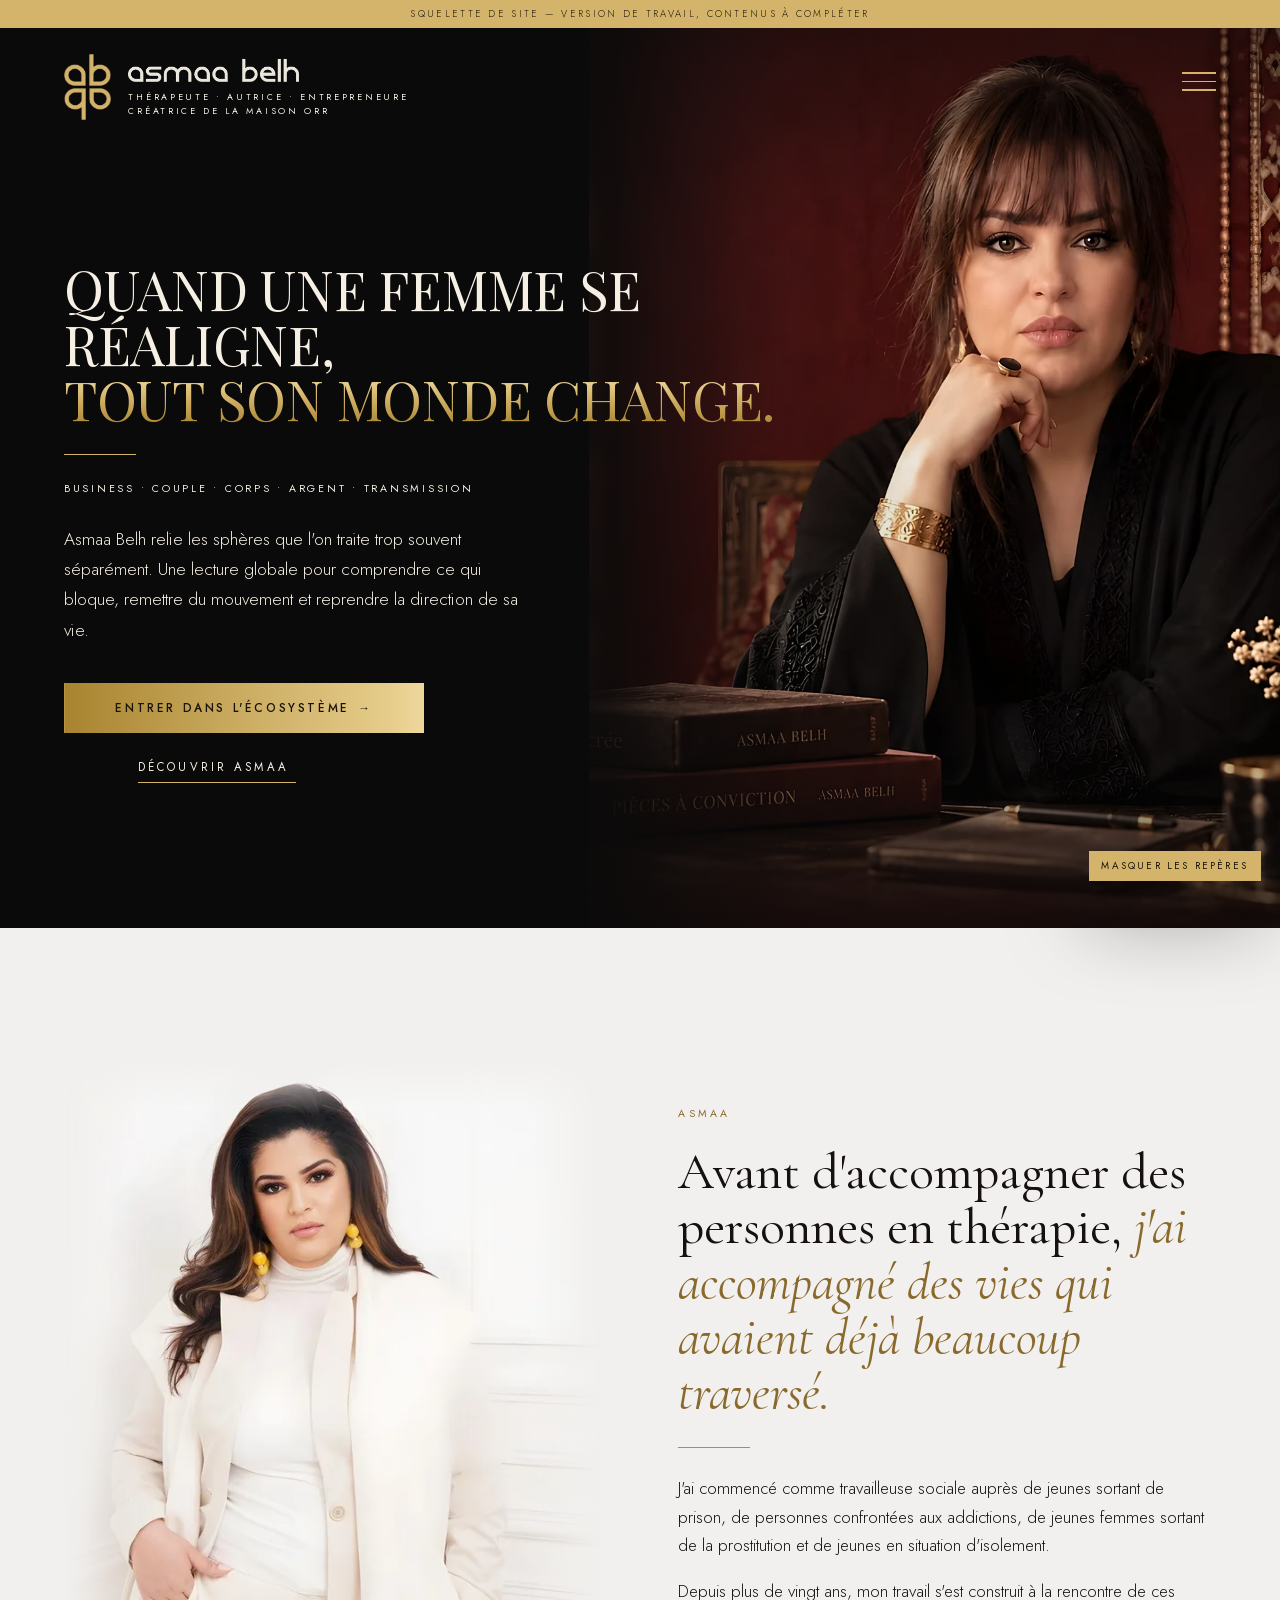
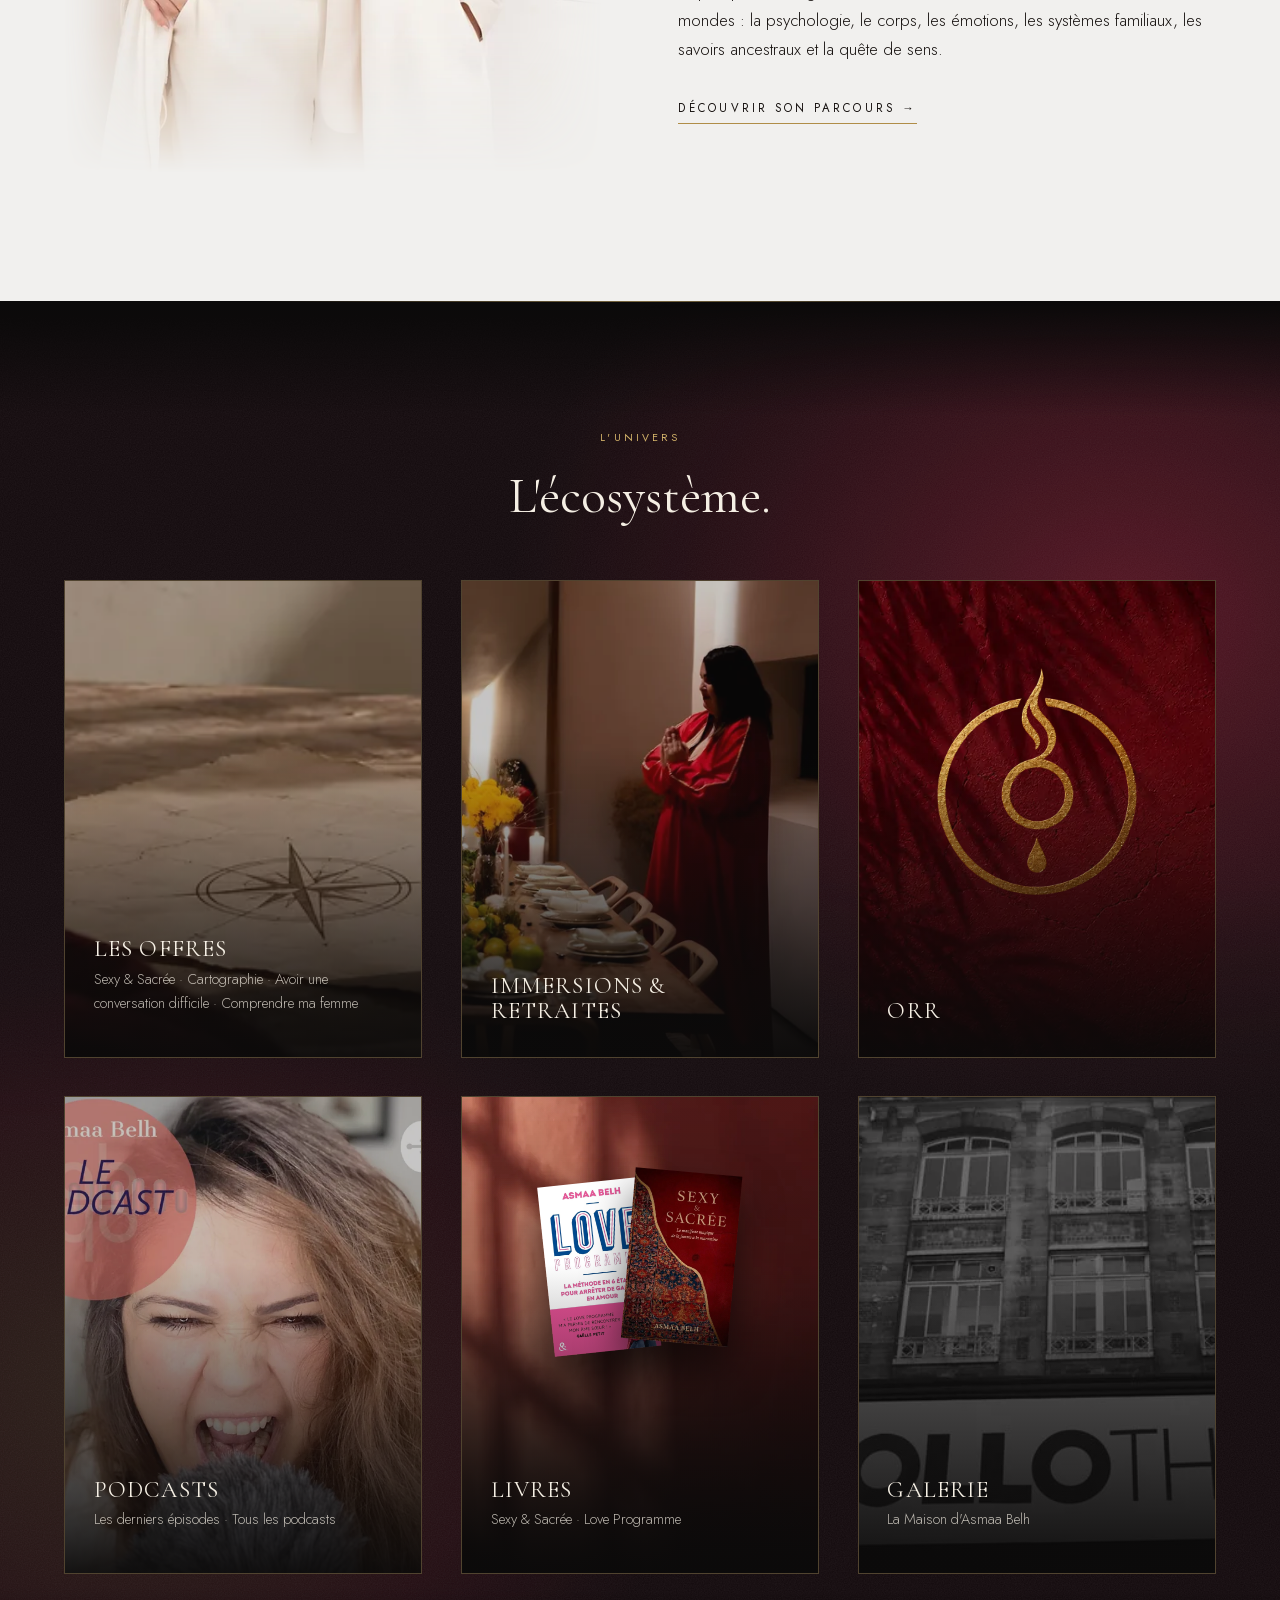
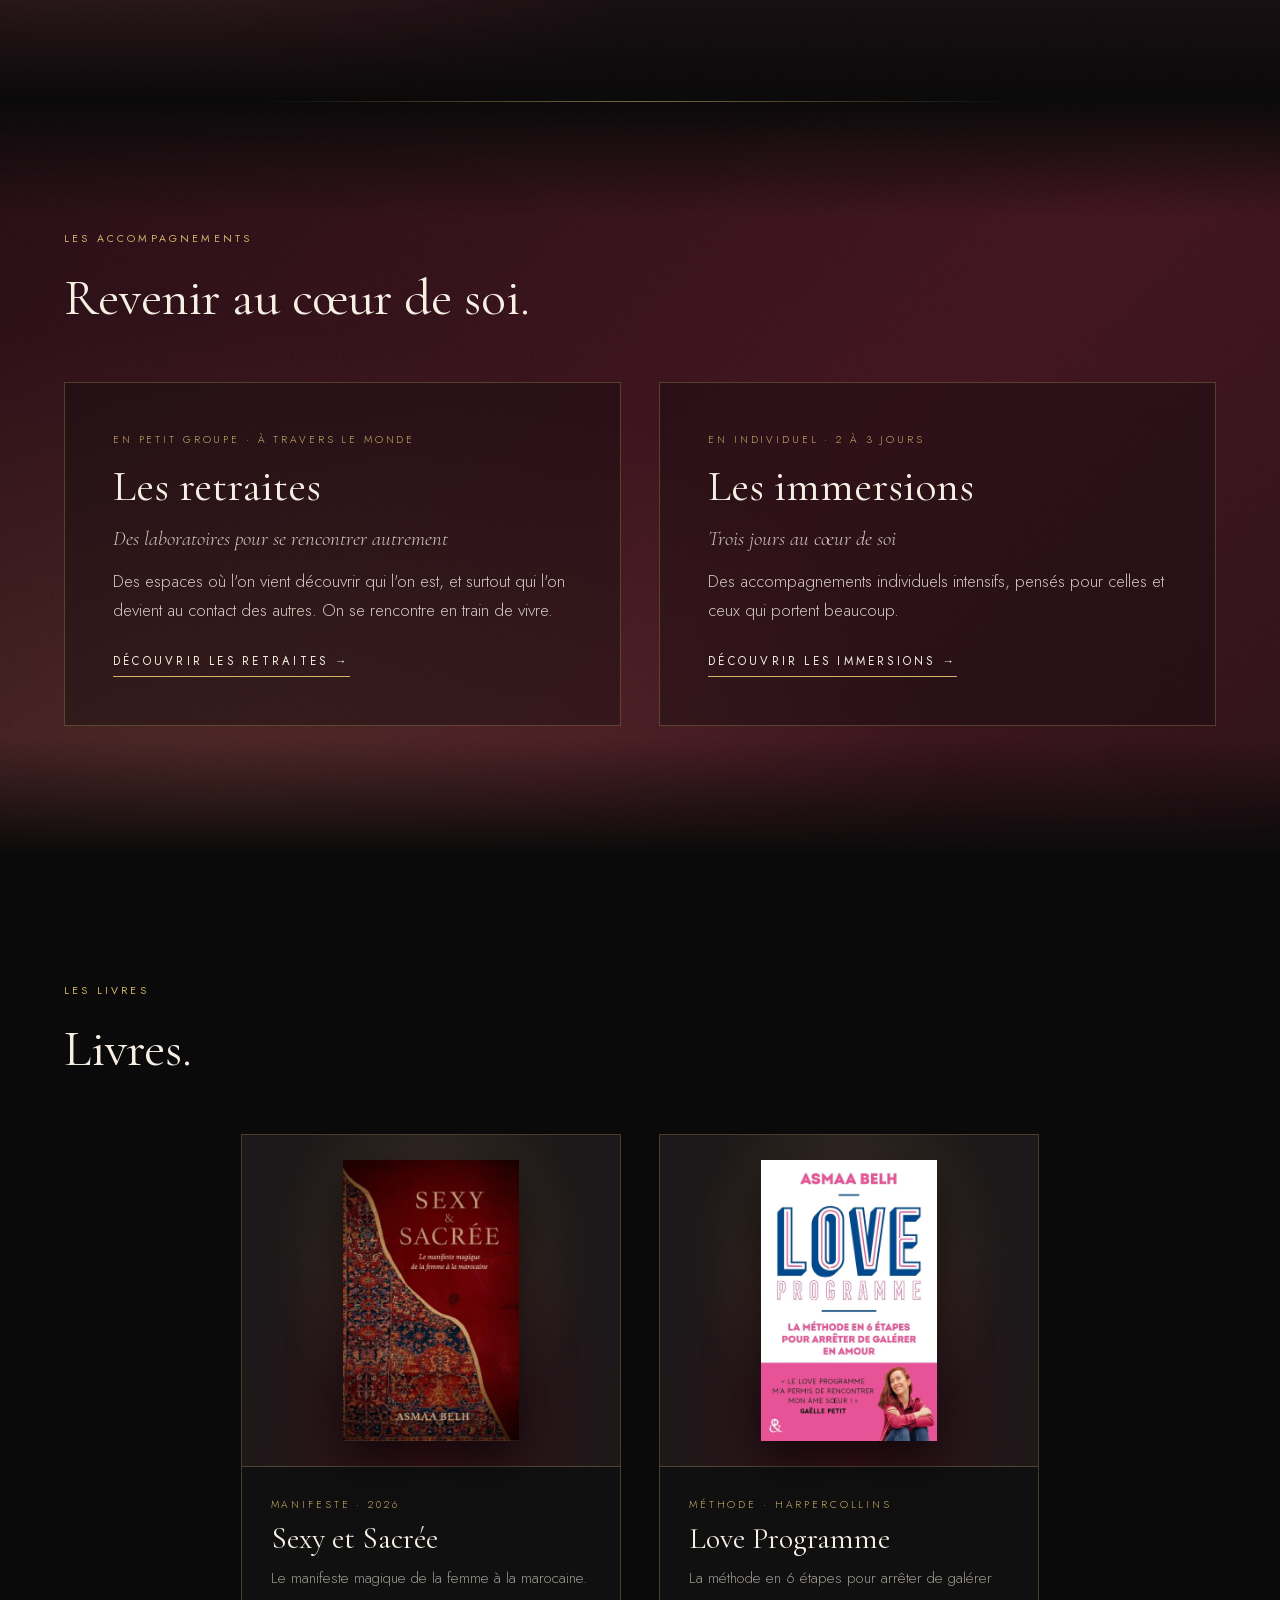
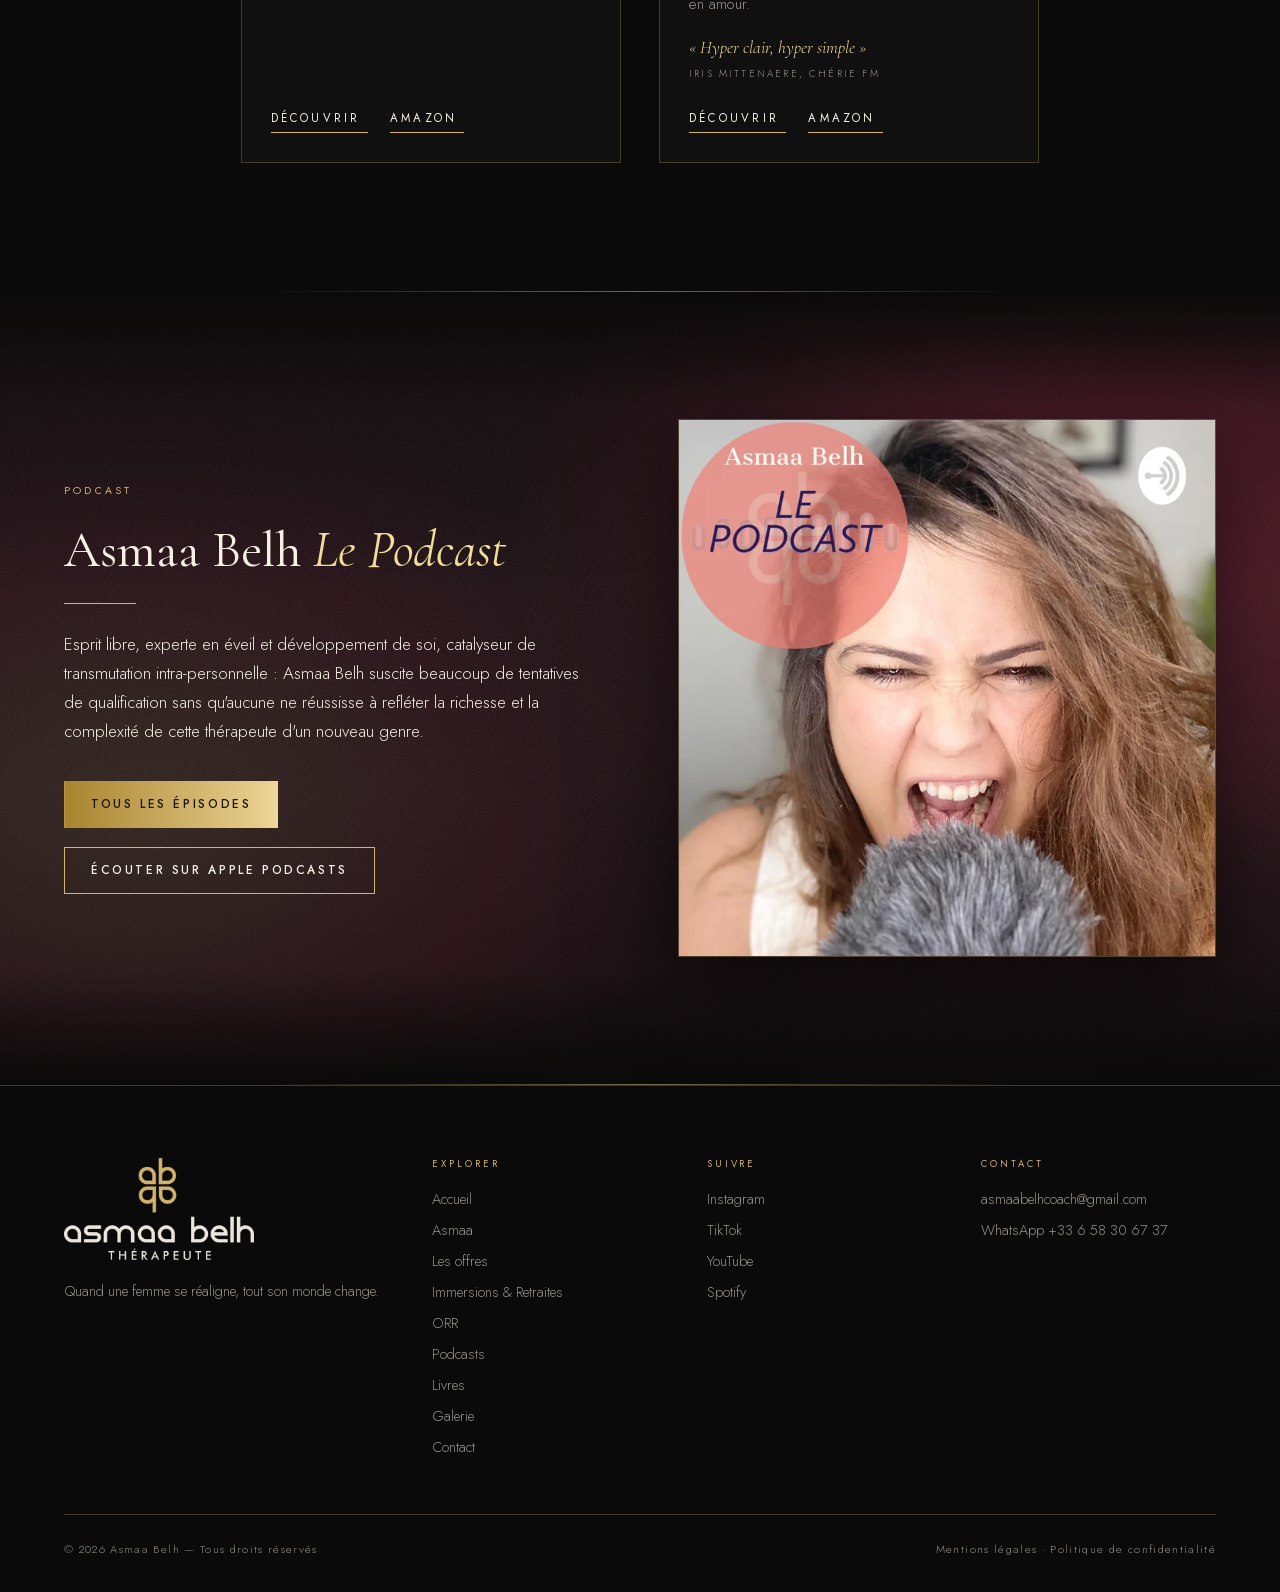
<file: index.html>
<!doctype html>
<html lang="fr">
<head>
  <meta charset="utf-8">
  <script>document.documentElement.classList.add("js")</script>
  <meta name="viewport" content="width=device-width, initial-scale=1">
  <meta name="robots" content="noindex, nofollow">
  <title>Asmaa Belh — Thérapeute, autrice, entrepreneure</title>
  <!-- SEO -->
  <meta name="description" content="Quand une femme se réaligne, tout son monde change. Thérapeute, autrice et entrepreneure : programmes, retraites, immersions, livres et la maison ORR.">
  <link rel="canonical" href="https://akhimysah.github.io/asmaa-belh-site/">
  <meta name="theme-color" content="#0b0a0a">
  <meta property="og:type" content="website">
  <meta property="og:locale" content="fr_FR">
  <meta property="og:site_name" content="Asmaa Belh">
  <meta property="og:title" content="Asmaa Belh — Thérapeute, autrice, entrepreneure">
  <meta property="og:description" content="Quand une femme se réaligne, tout son monde change. Thérapeute, autrice et entrepreneure : programmes, retraites, immersions, livres et la maison ORR.">
  <meta property="og:url" content="https://akhimysah.github.io/asmaa-belh-site/">
  <meta property="og:image" content="https://akhimysah.github.io/asmaa-belh-site/assets/img/og-image.jpg">
  <meta property="og:image:width" content="1200">
  <meta property="og:image:height" content="630">
  <meta name="twitter:card" content="summary_large_image">
  <link rel="icon" href="assets/img/favicon.svg" type="image/svg+xml">
  <link rel="icon" href="assets/img/favicon-32.png" sizes="32x32" type="image/png">
  <link rel="apple-touch-icon" href="assets/img/apple-touch-icon.png">
  <!-- /SEO -->
  <script type="application/ld+json">{"@context": "https://schema.org", "@type": "WebSite", "name": "Asmaa Belh", "url": "https://akhimysah.github.io/asmaa-belh-site/", "inLanguage": "fr-FR", "publisher": {"@id": "https://akhimysah.github.io/asmaa-belh-site/#asmaa"}}</script>
  <script type="application/ld+json">{"@context": "https://schema.org", "@type": "Person", "@id": "https://akhimysah.github.io/asmaa-belh-site/#asmaa", "name": "Asmaa Belh", "jobTitle": "Thérapeute, autrice et entrepreneure", "url": "https://akhimysah.github.io/asmaa-belh-site/", "image": "https://akhimysah.github.io/asmaa-belh-site/assets/img/og-image.jpg", "description": "Thérapeute formée à l'analyse transactionnelle, autrice de Sexy et Sacrée et de Love Programme, créatrice de la maison ORR. Programmes, retraites et immersions.", "knowsAbout": ["Analyse transactionnelle", "Hypnose", "Psychothérapie", "Couple et relations", "Féminin sacré"], "knowsLanguage": "fr", "email": "mailto:asmaabelhcoach@gmail.com", "telephone": "+33658306737", "sameAs": ["https://www.instagram.com/asmaabelhofficial/", "https://www.tiktok.com/@asmaabelh1", "https://www.youtube.com/@asmaabelhcoach8230"]}</script>
  <link rel="preload" href="assets/fonts/cormorant-garamond-normal-latin.woff2" as="font" type="font/woff2" crossorigin>
  <link rel="preload" href="assets/fonts/jost-normal-latin.woff2" as="font" type="font/woff2" crossorigin>
  <link rel="preload" as="image" type="image/webp" imagesrcset="assets/img/hero-bureau-640.webp?v=3 640w, assets/img/hero-bureau-960.webp?v=3 960w, assets/img/hero-bureau-1400.webp?v=3 1400w, assets/img/hero-bureau.webp?v=3 1800w, assets/img/hero-bureau-2400.webp?v=3 2400w, assets/img/hero-bureau-3200.webp?v=3 3200w" imagesizes="(max-width: 860px) 125vh, 110vh" fetchpriority="high">
  <link rel="stylesheet" href="assets/css/fonts.css?v=1790939170">
  <link rel="stylesheet" href="assets/css/style.css?v=1794400123">
  <noscript><style>.reveal, .hero-content > * { opacity: 1 !important; transform: none !important; } .divider { transform: none !important; }</style></noscript>
</head>
<body>

<div data-site-header><nav class="nojs-nav" aria-label="Navigation principale"><a class="nojs-logo" href="index.html">Asmaa Belh</a><a href="asmaa.html">Asmaa</a><a href="programmes.html">Les offres</a><a href="immersions-retraites.html">Immersions &amp; Retraites</a><a href="orr.html">ORR</a><a href="podcasts.html">Podcasts</a><a href="livres.html">Livres</a><a href="galerie.html">Galerie</a><a href="contact.html">Contact</a></nav></div>

<!-- ===== HERO ===== -->
<section class="hero">
  <div class="hero-media">
    <div class="photo photo-bureau" data-missing="Photo du hero — assets/img/hero-bureau.jpg"><picture><source srcset="assets/img/hero-bureau-640.webp?v=3 640w, assets/img/hero-bureau-960.webp?v=3 960w, assets/img/hero-bureau-1400.webp?v=3 1400w, assets/img/hero-bureau.webp?v=3 1800w, assets/img/hero-bureau-2400.webp?v=3 2400w, assets/img/hero-bureau-3200.webp?v=3 3200w" sizes="(max-width: 860px) 125vh, 110vh" type="image/webp"><img src="assets/img/hero-bureau.jpg?v=3" srcset="assets/img/hero-bureau-640.jpg?v=3 640w, assets/img/hero-bureau-960.jpg?v=3 960w, assets/img/hero-bureau-1400.jpg?v=3 1400w, assets/img/hero-bureau.jpg?v=3 1800w, assets/img/hero-bureau-2400.jpg?v=3 2400w, assets/img/hero-bureau-3200.jpg?v=3 3200w" sizes="(max-width: 860px) 125vh, 110vh" width="1800" height="1767" fetchpriority="high" decoding="async" alt="Asmaa Belh à son bureau" onerror="this.closest('.photo').classList.add('missing')"></picture></div>
  </div>
  <div class="container hero-content">
    <h1>Quand une femme se réaligne, <em>tout son monde change.</em></h1>
    <div class="divider"></div>
    <p class="keywords">Business • Couple • Corps • Argent • Transmission</p>
    <p class="lead">Asmaa Belh relie les sphères que l'on traite trop souvent séparément. Une lecture globale pour comprendre ce qui bloque, remettre du mouvement et reprendre la direction de sa vie.</p>
    <div class="btn-row">
      <a href="programmes.html" class="btn">Entrer dans l'écosystème <span aria-hidden="true">→</span></a>
      <a href="asmaa.html" class="link-arrow">Découvrir Asmaa</a>
    </div>
  </div>
</section>

<!-- ===== INTRO ASMAA ===== -->
<section class="section section-light">
  <div class="container split">
    <div class="reveal">
      <div class="photo media ratio-portrait"><picture><source srcset="assets/img/photos/portrait-accueil-600.webp 600w, assets/img/photos/portrait-accueil.webp 1000w" sizes="(max-width: 860px) 90vw, 45vw" type="image/webp"><img src="assets/img/photos/portrait-accueil.jpg" srcset="assets/img/photos/portrait-accueil-600.jpg 600w, assets/img/photos/portrait-accueil.jpg 1000w" sizes="(max-width: 860px) 90vw, 45vw" alt="Asmaa Belh" width="1000" height="1498" loading="lazy" decoding="async"></picture></div>
    </div>
    <div class="reveal">
      <span class="eyebrow">Asmaa</span>
      <h2>Avant d'accompagner des personnes en thérapie, <em>j'ai accompagné des vies qui avaient déjà beaucoup traversé.</em></h2>
      <div class="divider"></div>
      <p>J'ai commencé comme travailleuse sociale auprès de jeunes sortant de prison, de personnes confrontées aux addictions, de jeunes femmes sortant de la prostitution et de jeunes en situation d'isolement.</p>
      <p>Depuis plus de vingt ans, mon travail s'est construit à la rencontre de ces mondes : la psychologie, le corps, les émotions, les systèmes familiaux, les savoirs ancestraux et la quête de sens.</p>
      <div class="btn-row"><a href="asmaa.html" class="link-arrow arrow">Découvrir son parcours</a></div>
    </div>
  </div>
</section>

<!-- ===== UNIVERS ===== -->
<section class="section section-sand">
  <div class="container">
    <div class="section-head center reveal">
      <span class="eyebrow">L'univers</span>
      <h2>L'écosystème.</h2>
    </div>
    <div class="grid grid-3">
      <a href="programmes.html" class="univers-card reveal">
        <div class="univers-photo"><picture><source srcset="assets/img/cartographie-bandeau-768.webp 768w, assets/img/cartographie-bandeau-1280.webp 1280w" sizes="(max-width: 640px) 100vw, 400px" type="image/webp"><img src="assets/img/cartographie-bandeau-768.jpg" alt="" loading="lazy" decoding="async" style="object-position:64% 50%"></picture></div>
        <div><h3>Les offres</h3><p>Sexy & Sacrée · Cartographie · Avoir une conversation difficile · Comprendre ma femme</p></div>
      </a>
      <a href="immersions-retraites.html" class="univers-card reveal">
        <div class="univers-photo"><picture><source srcset="assets/img/photos/retraite-bandeau-768.webp" type="image/webp"><img src="assets/img/photos/retraite-bandeau-768.jpg" alt="" loading="lazy" decoding="async" style="object-position:75% 50%"></picture></div>
        <div><h3>Immersions & Retraites</h3></div>
      </a>
      <a href="orr.html" class="univers-card reveal">
        <div class="univers-photo univers-logo"><picture><source srcset="assets/img/orr-logo.webp" type="image/webp"><img src="assets/img/orr-logo.png" alt="Logo ORR" width="528" height="600" loading="lazy" decoding="async"></picture></div>
        <div><h3>ORR</h3></div>
      </a>
      <a href="podcasts.html" class="univers-card reveal">
        <div class="univers-photo"><picture><source srcset="assets/img/podcast-cover.webp" type="image/webp"><img src="assets/img/podcast-cover.jpg" alt="" loading="lazy" decoding="async" style="object-position:60% 40%"></picture></div>
        <div><h3>Podcasts</h3><p>Les derniers épisodes · Tous les podcasts</p></div>
      </a>
      <a href="livres.html" class="univers-card reveal">
        <div class="univers-photo univers-books" aria-hidden="true"><picture><source srcset="assets/img/livre-love-programme.webp" type="image/webp"><img src="assets/img/livre-love-programme.jpg" alt="" loading="lazy" decoding="async"></picture><picture><source srcset="assets/img/livre-sexy-et-sacree.webp" type="image/webp"><img src="assets/img/livre-sexy-et-sacree.jpg" alt="" loading="lazy" decoding="async"></picture></div>
        <div><h3>Livres</h3><p>Sexy & Sacrée · Love Programme</p></div>
      </a>
      <a href="galerie.html" class="univers-card reveal">
        <div class="univers-photo"><picture><source srcset="assets/img/galerie/apollo-theatre-thumb.webp" type="image/webp"><img src="assets/img/galerie/apollo-theatre-thumb.jpg" alt="" loading="lazy" decoding="async" style="object-position:40% 50%"></picture></div>
        <div><h3>Galerie</h3><p>La Maison d'Asmaa Belh</p></div>
      </a>
    </div>
  </div>
</section>

<!-- ===== LES ACCOMPAGNEMENTS ===== -->
<section class="section section-plum">
  <div class="container">
    <div class="section-head reveal">
      <span class="eyebrow">Les accompagnements</span>
      <h2>Revenir au cœur de soi.</h2>
    </div>
    <div class="grid grid-2">
      <a href="immersions-retraites.html#retraites" class="accomp-card reveal">
        <span class="card-meta">En petit groupe · à travers le monde</span>
        <h3>Les retraites</h3>
        <p class="accomp-sub">Des laboratoires pour se rencontrer autrement</p>
        <p>Des espaces où l'on vient découvrir qui l'on est, et surtout qui l'on devient au contact des autres. On se rencontre en train de vivre.</p>
        <span class="link-arrow arrow">Découvrir les retraites</span>
      </a>
      <a href="immersions-retraites.html#immersions" class="accomp-card reveal">
        <span class="card-meta">En individuel · 2 à 3 jours</span>
        <h3>Les immersions</h3>
        <p class="accomp-sub">Trois jours au cœur de soi</p>
        <p>Des accompagnements individuels intensifs, pensés pour celles et ceux qui portent beaucoup.</p>
        <span class="link-arrow arrow">Découvrir les immersions</span>
      </a>
    </div>
  </div>
</section>

<!-- ===== LIVRES ===== -->
<section class="section">
  <div class="container">
    <div class="section-head reveal">
      <span class="eyebrow">Les livres</span>
      <h2>Livres.</h2>
    </div>
    <div class="grid grid-3 grid-duo">
      <div class="card reveal">
        <div class="card-cover"><picture><source srcset="assets/img/livre-sexy-et-sacree.webp" type="image/webp"><img class="cover-img" src="assets/img/livre-sexy-et-sacree.jpg" width="800" height="1279" alt="Couverture du livre Sexy et Sacrée" loading="lazy" onerror="this.closest('.book-cover, .card-cover').classList.add('cover-missing')"></picture></div>
        <div class="card-body">
          <span class="card-meta">Manifeste · 2026</span>
          <h3>Sexy et Sacrée</h3>
          <p>Le manifeste magique de la femme à la marocaine.</p>
          <div class="card-links"><a href="livres.html#sexy-et-sacree" class="link-arrow">Découvrir</a><a href="https://www.amazon.fr/dp/B0GYKPH1GW" class="link-arrow" target="_blank" rel="noopener">Amazon</a></div>
        </div>
      </div>
      <div class="card reveal">
        <div class="card-cover"><picture><source srcset="assets/img/livre-love-programme.webp" type="image/webp"><img class="cover-img" src="assets/img/livre-love-programme.jpg" width="800" height="1271" alt="Couverture du livre Love Programme" loading="lazy" onerror="this.closest('.book-cover, .card-cover').classList.add('cover-missing')"></picture></div>
        <div class="card-body">
          <span class="card-meta">Méthode · HarperCollins</span>
          <h3>Love Programme</h3>
          <p>La méthode en 6 étapes pour arrêter de galérer en amour.</p>
          <p class="card-quote">« Hyper clair, hyper simple » <span>Iris Mittenaere, Chérie FM</span></p>
          <div class="card-links"><a href="livres.html#love-programme" class="link-arrow">Découvrir</a><a href="https://www.amazon.fr/dp/2280470950" class="link-arrow" target="_blank" rel="noopener">Amazon</a></div>
        </div>
      </div>
    </div>
  </div>
</section>

<!-- ===== PODCAST TEASER ===== -->
<section class="section section-sand">
  <div class="container split reverse">
    <div class="reveal">
      <picture><source srcset="assets/img/podcast-cover.webp" type="image/webp"><img class="podcast-cover" src="assets/img/podcast-cover.jpg" alt="Couverture d'Asmaa Belh Le Podcast" width="800" height="800" loading="lazy" decoding="async"></picture>
    </div>
    <div class="reveal">
      <span class="eyebrow">Podcast</span>
      <h2>Asmaa Belh <em>Le Podcast</em></h2>
      <div class="divider"></div>
      <p>Esprit libre, experte en éveil et développement de soi, catalyseur de transmutation intra-personnelle : Asmaa Belh suscite beaucoup de tentatives de qualification sans qu'aucune ne réussisse à refléter la richesse et la complexité de cette thérapeute d'un nouveau genre.</p>
      <div class="btn-row">
        <a href="podcasts.html" class="btn">Tous les épisodes</a>
        <a href="https://podcasts.apple.com/fr/podcast/asmaa-belh-le-podcast/id1519587364" class="btn btn-solid" target="_blank" rel="noopener">Écouter sur Apple Podcasts</a>
      </div>
    </div>
  </div>
</section>

<div data-site-footer><footer class="nojs-foot"><a href="mentions-legales.html">Mentions légales</a><a href="confidentialite.html">Politique de confidentialité</a></footer></div>
<script src="assets/js/main.js?v=1794400123" defer></script>
</body>
</html>
</file>
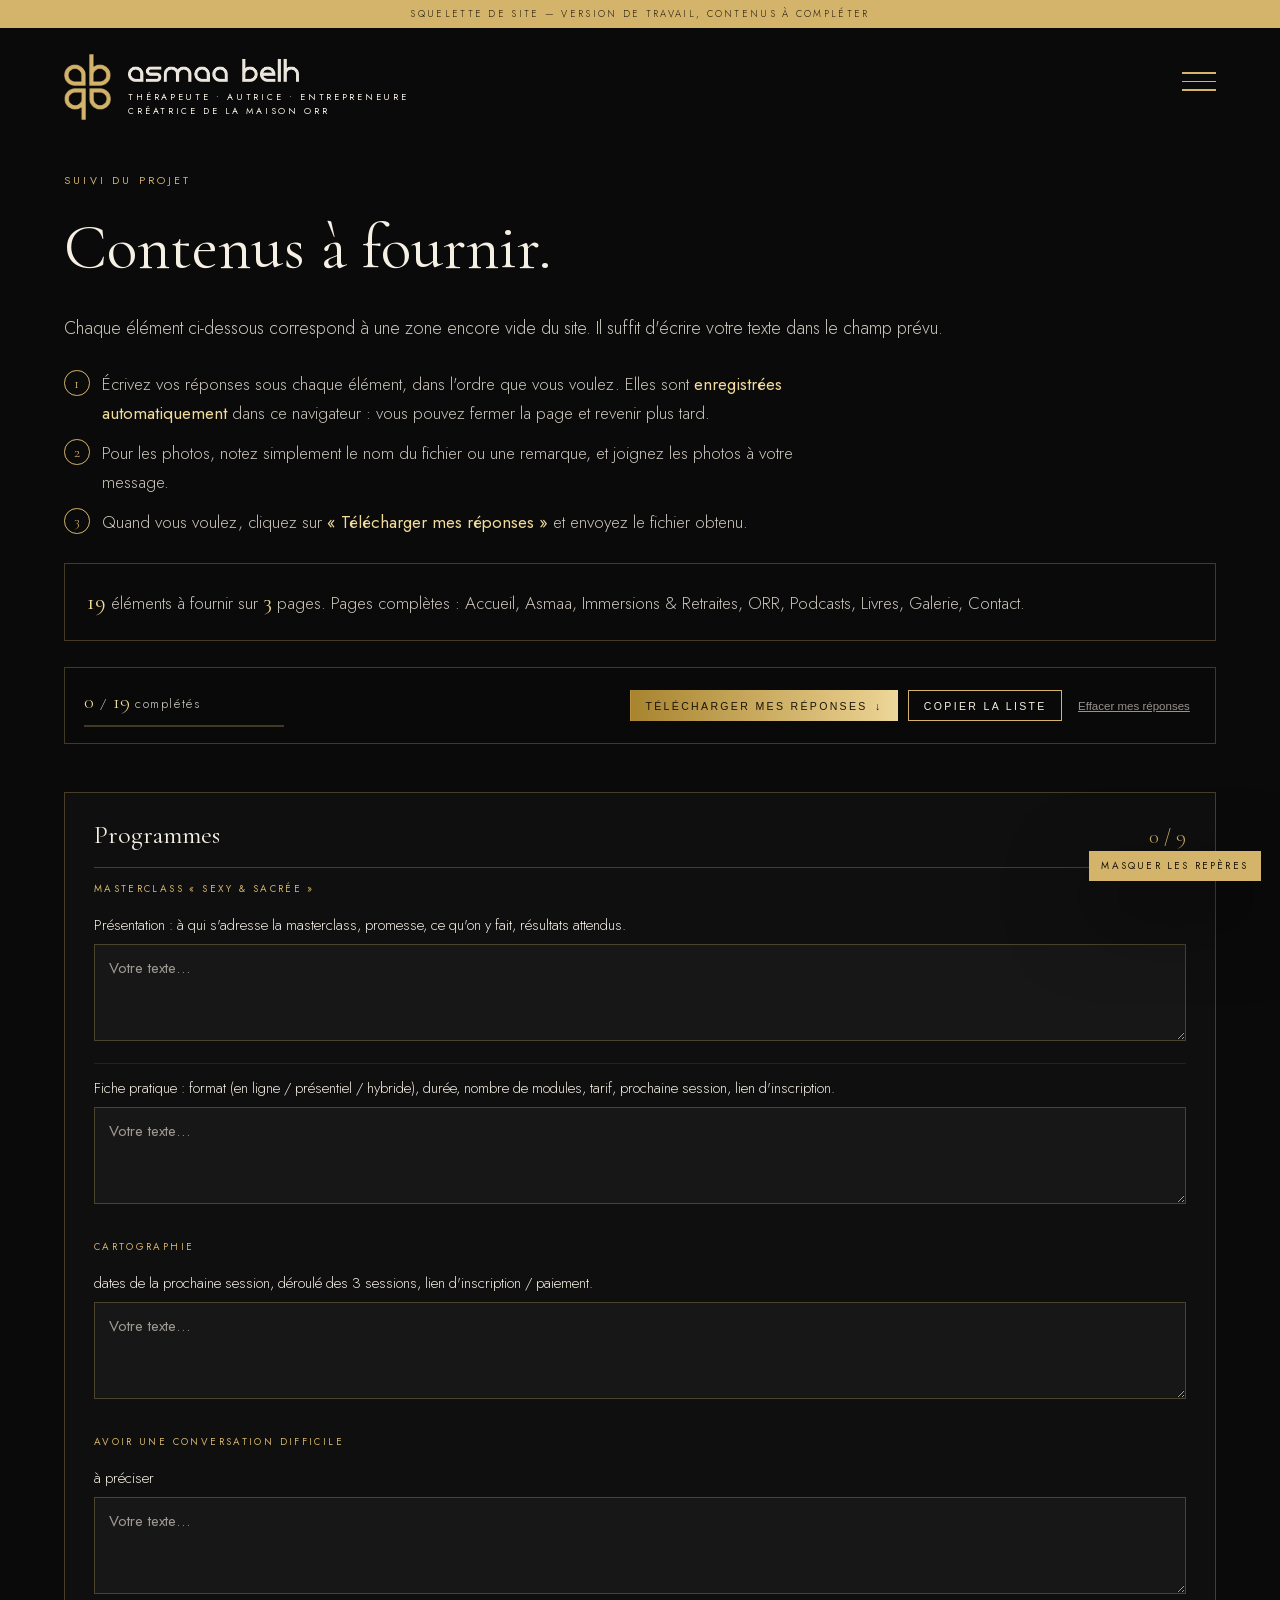
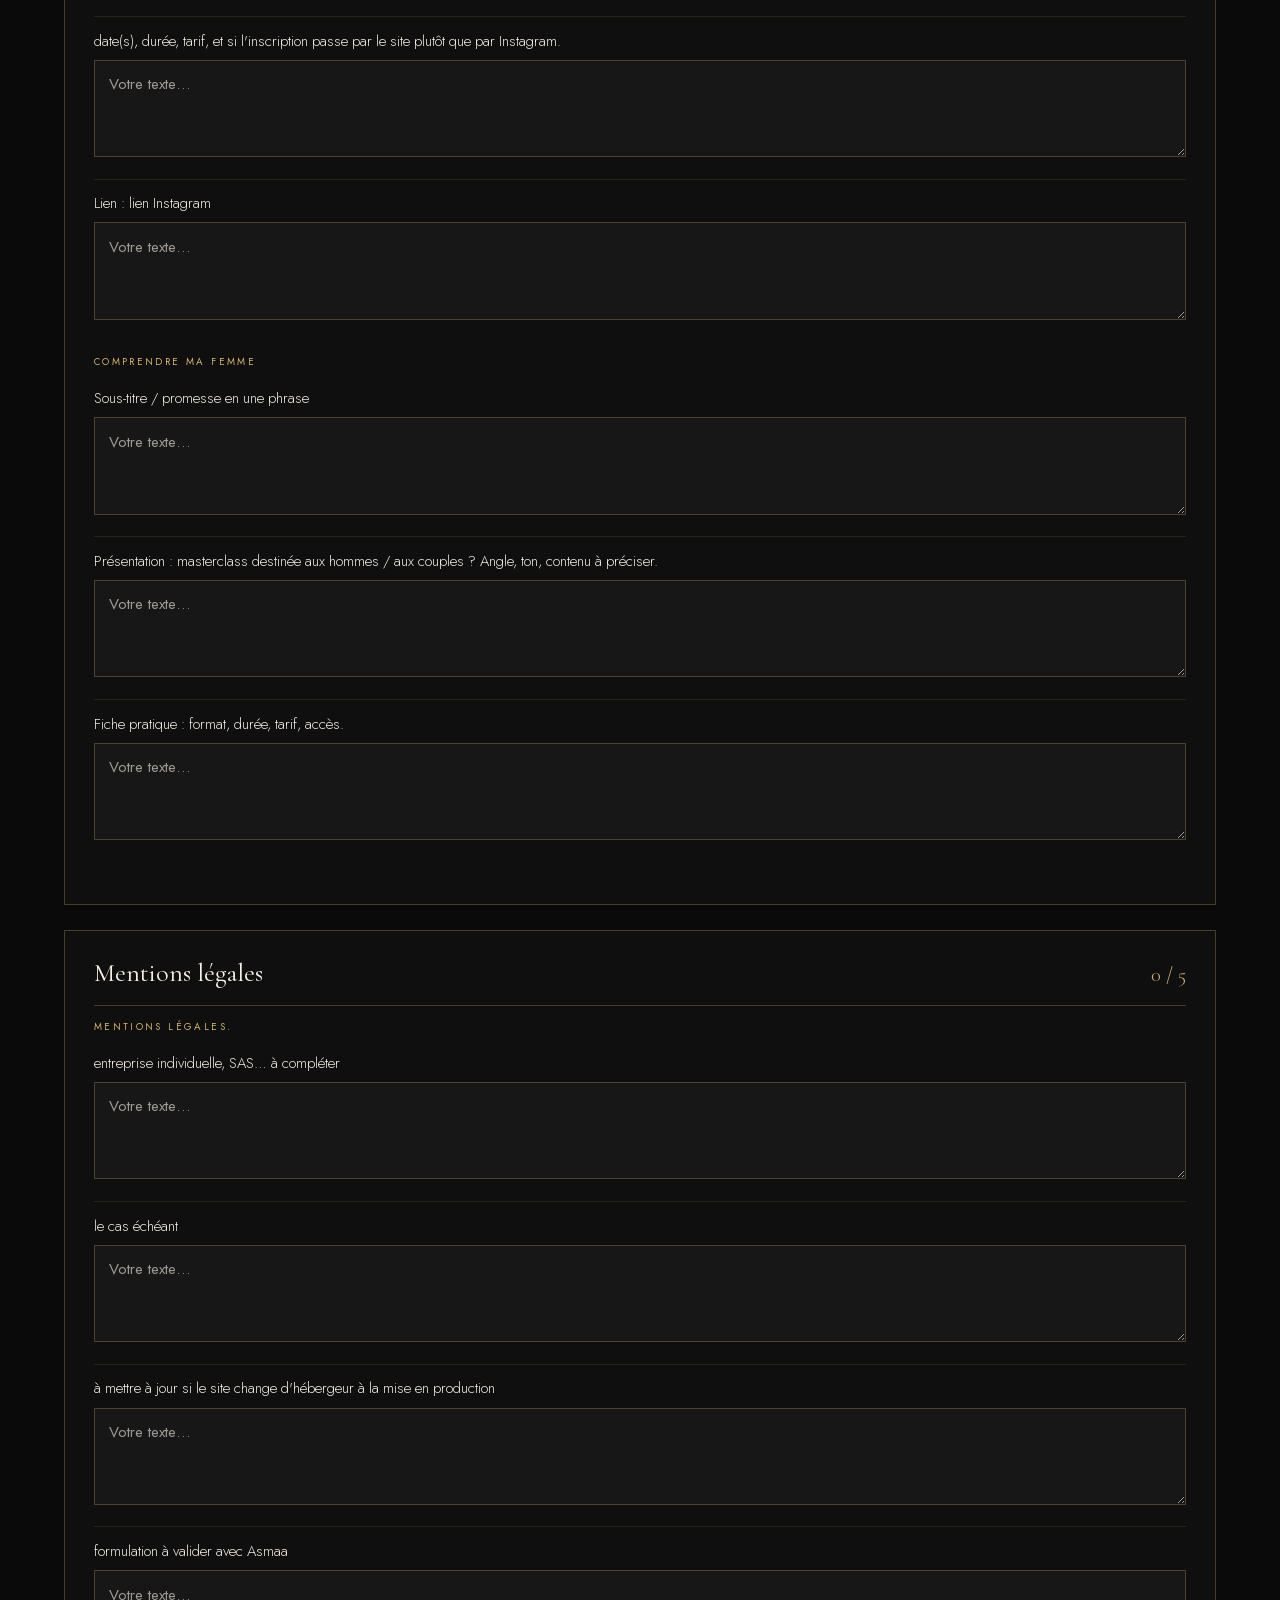
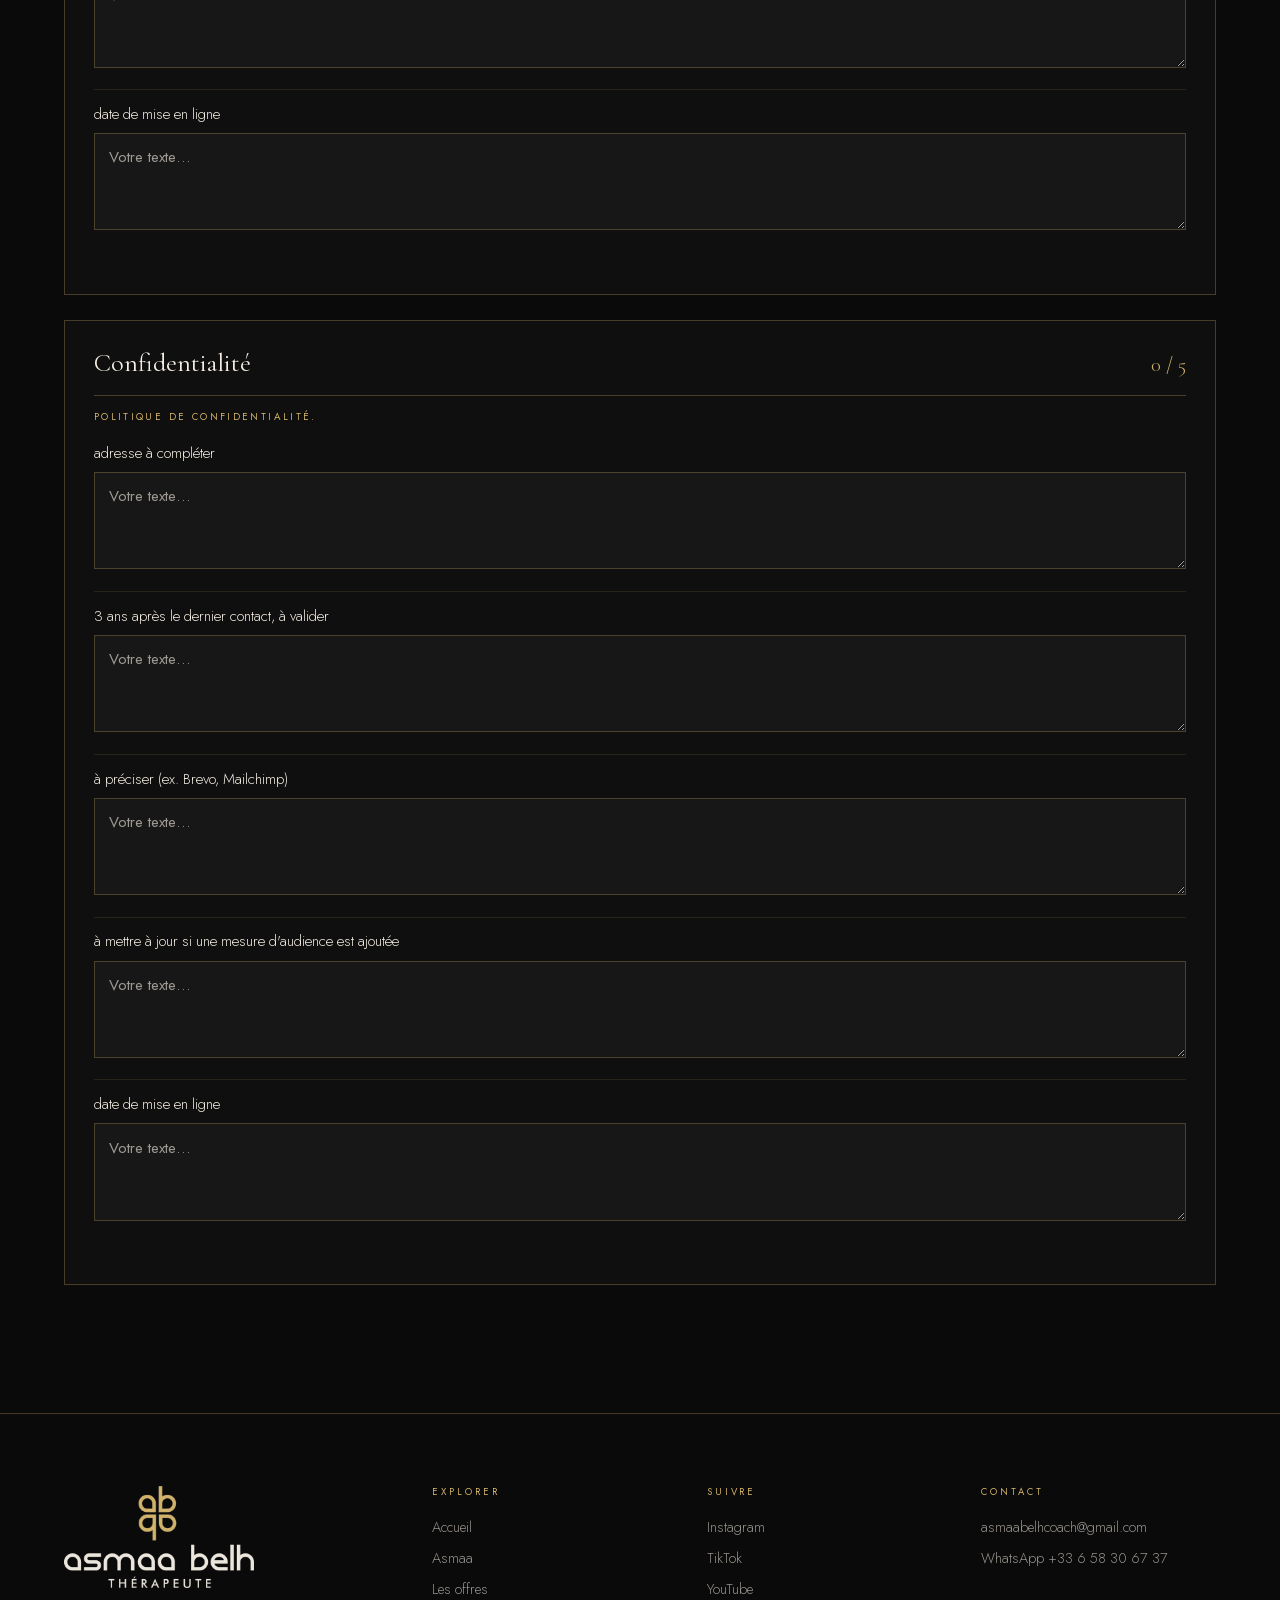
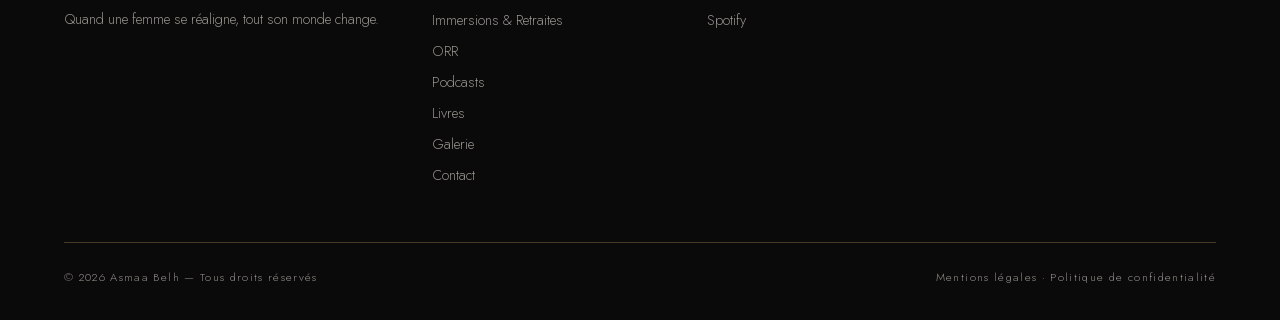
<file: a-fournir.html>
<!doctype html>
<html lang="fr">
<head>
  <meta charset="utf-8">
  <script>document.documentElement.classList.add("js")</script>
  <meta name="viewport" content="width=device-width, initial-scale=1">
  <meta name="robots" content="noindex, nofollow">
  <title>Contenus à fournir | Asmaa Belh</title>
  <meta name="description" content="Suivi interne des contenus à fournir pour le site d'Asmaa Belh.">
  <link rel="icon" href="assets/img/favicon.svg" type="image/svg+xml">
  <link rel="preload" href="assets/fonts/cormorant-garamond-normal-latin.woff2" as="font" type="font/woff2" crossorigin>
  <link rel="preload" href="assets/fonts/jost-normal-latin.woff2" as="font" type="font/woff2" crossorigin>
  <link rel="stylesheet" href="assets/css/fonts.css?v=1790939170">
  <link rel="stylesheet" href="assets/css/style.css?v=1794400123">
  <noscript><style>.reveal, .hero-content > * { opacity: 1 !important; transform: none !important; } .divider { transform: none !important; }</style></noscript>
</head>
<body>

<div data-site-header><nav class="nojs-nav" aria-label="Navigation principale"><a class="nojs-logo" href="index.html">Asmaa Belh</a><a href="asmaa.html">Asmaa</a><a href="programmes.html">Les offres</a><a href="immersions-retraites.html">Immersions &amp; Retraites</a><a href="orr.html">ORR</a><a href="podcasts.html">Podcasts</a><a href="livres.html">Livres</a><a href="galerie.html">Galerie</a><a href="contact.html">Contact</a></nav></div>

<section class="section todo" style="padding-top:clamp(9rem,16vh,12rem)">
  <div class="container">
    <span class="eyebrow eyebrow-gold">Suivi du projet</span>
    <h1 class="legal-title">Contenus à fournir.</h1>
    <p class="lead">Chaque élément ci-dessous correspond à une zone encore vide du site. Il suffit d'écrire votre texte dans le champ prévu.</p>
    <ol class="todo-howto">
      <li>Écrivez vos réponses sous chaque élément, dans l'ordre que vous voulez. Elles sont <strong>enregistrées automatiquement</strong> dans ce navigateur : vous pouvez fermer la page et revenir plus tard.</li>
      <li>Pour les photos, notez simplement le nom du fichier ou une remarque, et joignez les photos à votre message.</li>
      <li>Quand vous voulez, cliquez sur <strong>« Télécharger mes réponses »</strong> et envoyez le fichier obtenu.</li>
    </ol>
    <div class="todo-summary" id="todo-summary" aria-live="polite">Analyse des pages…</div>
    <div class="todo-toolbar" id="todo-toolbar" hidden>
      <div class="todo-progress"><span id="todo-done">0</span> / <span id="todo-total">0</span> complétés<div class="todo-bar"><i id="todo-bar"></i></div></div>
      <div class="todo-actions">
        <button class="btn" type="button" id="todo-download">Télécharger mes réponses <span aria-hidden="true">↓</span></button>
        <button class="btn btn-ghost" type="button" id="todo-copy">Copier la liste</button>
        <button class="todo-reset" type="button" id="todo-reset">Effacer mes réponses</button>
      </div>
      <span class="todo-copied" id="todo-copied" role="status" aria-live="polite"></span>
    </div>
    <div id="todo-list" class="todo-list"></div>
  </div>
</section>

<div data-site-footer><footer class="nojs-foot"><a href="mentions-legales.html">Mentions légales</a><a href="confidentialite.html">Politique de confidentialité</a></footer></div>
<script src="assets/js/main.js?v=1794400123" defer></script>
<script>
(async () => {
  const pages = [
    ["Accueil", "index.html"], ["Asmaa", "asmaa.html"], ["Programmes", "programmes.html"],
    ["Immersions & Retraites", "immersions-retraites.html"], ["ORR", "orr.html"], ["Podcasts", "podcasts.html"],
    ["Livres", "livres.html"], ["Galerie", "galerie.html"], ["Contact", "contact.html"],
    ["Mentions légales", "mentions-legales.html"], ["Confidentialité", "confidentialite.html"],
  ];
  const clean = (t) => t.replace(/\s+/g, " ").replace(/^À compléter( pour ce livre)? ?:? ?/i, "").trim();
  const sectionOf = (el) => {
    const sec = el.closest("section, article, li[id]");
    if (!sec) return "Général";
    const h = sec.querySelector("h1, h2, h3");
    const t = h ? h.textContent.replace(/\s+/g, " ").trim() : "";
    return t || "Général";
  };
  const report = [];
  for (const [label, url] of pages) {
    try {
      const html = await (await fetch(url, { cache: "no-store" })).text();
      const doc = new DOMParser().parseFromString(html, "text/html");
      const items = [];
      doc.querySelectorAll(".ph, .img-ph, .photo[data-missing]").forEach((el) => {
        if (el.closest(".ph") && el.closest(".ph") !== el) return;
        let txt;
        if (el.classList.contains("img-ph")) txt = "Visuel : " + (el.dataset.label || "photo");
        else if (el.classList.contains("photo")) return;
        else {
          const li = [...el.querySelectorAll("li")].map((x) => clean(x.textContent));
          txt = li.length ? clean([...el.childNodes].filter((n) => n.nodeType === 3).map((n) => n.textContent).join(" ")) + (li.length ? " — " + li.join(" · ") : "") : clean(el.textContent);
          if (el.classList.contains("ph-link")) txt = "Lien : " + txt;
        }
        if (txt && txt.replace(/[—:·\s]/g, "")) items.push({ section: sectionOf(el), txt });
      });
      const dedup = [];
      const seen = new Map();
      items.forEach((it) => { const k = it.section + "|" + it.txt; seen.set(k, (seen.get(k) || 0) + 1); if (seen.get(k) === 1) dedup.push(it); });
      dedup.forEach((it) => { const n = seen.get(it.section + "|" + it.txt); if (n > 1) it.txt += ` (×${n})`; });
      report.push({ label, url, items: dedup });
    } catch (e) { report.push({ label, url, items: [], error: true }); }
  }
  const list = document.getElementById("todo-list");
  const KEY = "asmaa-contenus-v1";
  let answers = {};
  try { answers = JSON.parse(localStorage.getItem(KEY) || "{}"); } catch (_) {}
  const save = () => { try { localStorage.setItem(KEY, JSON.stringify(answers)); return true; } catch (_) { return false; } };
  const hash = (str) => { let h = 5381; for (const c of str) h = ((h << 5) + h + c.charCodeAt(0)) | 0; return "c" + (h >>> 0).toString(36); };
  const esc = (t) => t.replace(/&/g, "&amp;").replace(/</g, "&lt;").replace(/"/g, "&quot;");

  const all = [];
  report.forEach((p) => p.items.forEach((it) => { it.page = p.label; it.key = hash(p.url + "|" + it.section + "|" + it.txt); all.push(it); }));
  const total = all.length;
  document.getElementById("todo-summary").innerHTML =
    `<strong>${total}</strong> éléments à fournir sur <strong>${report.filter((p) => p.items.length).length}</strong> pages. ` +
    `Pages complètes : ${report.filter((p) => !p.items.length && !p.error).map((p) => p.label).join(", ") || "aucune pour l'instant"}.`;
  document.getElementById("todo-toolbar").hidden = false;
  document.getElementById("todo-total").textContent = total;

  const progress = () => {
    const done = all.filter((it) => (answers[it.key] || "").trim()).length;
    document.getElementById("todo-done").textContent = done;
    document.getElementById("todo-bar").style.width = (total ? (100 * done) / total : 0) + "%";
    document.querySelectorAll(".todo-page").forEach((box) => {
      const items = all.filter((it) => it.page === box.dataset.page);
      const d = items.filter((it) => (answers[it.key] || "").trim()).length;
      box.querySelector(".todo-count").textContent = `${d} / ${items.length}`;
      box.classList.toggle("is-complete", d === items.length);
    });
  };

  let n = 0;
  report.forEach((p) => {
    if (!p.items.length) return;
    const bySec = {};
    p.items.forEach((it) => (bySec[it.section] ||= []).push(it));
    const box = document.createElement("article");
    box.className = "todo-page";
    box.dataset.page = p.label;
    box.innerHTML = `<header><h2><a href="${p.url}">${p.label}</a></h2><span class="todo-count"></span></header>` +
      Object.entries(bySec).map(([sec, arr]) => `<div class="todo-sec"><h3>${esc(sec)}</h3>` + arr.map((it) => {
        const id = "rep-" + (++n);
        const visuel = /^Visuel/.test(it.txt);
        return `<div class="todo-item${visuel ? " is-visual" : ""}">
          <label for="${id}">${esc(it.txt)}</label>
          <textarea id="${id}" data-key="${it.key}" rows="${visuel ? 1 : 3}" placeholder="${visuel ? "Nom du fichier de la photo, ou remarque" : "Votre texte…"}">${esc(answers[it.key] || "")}</textarea>
        </div>`;
      }).join("") + `</div>`).join("");
    list.appendChild(box);
  });
  progress();

  const msg = document.getElementById("todo-copied");
  let t = null;
  list.addEventListener("input", (e) => {
    const ta = e.target.closest("textarea[data-key]");
    if (!ta) return;
    answers[ta.dataset.key] = ta.value;
    clearTimeout(t);
    t = setTimeout(() => { msg.textContent = save() ? "Enregistré dans ce navigateur." : "Enregistrement impossible ici : pensez à télécharger vos réponses."; progress(); }, 400);
  });

  const exportText = () => {
    const date = new Date().toLocaleDateString("fr-FR");
    let out = `CONTENUS POUR LE SITE — réponses du ${date}\n` + "=".repeat(48) + "\n";
    report.forEach((p) => {
      const items = p.items.filter((it) => (answers[it.key] || "").trim());
      if (!items.length) return;
      out += `\n\n${p.label.toUpperCase()}\n`;
      let sec = null;
      items.forEach((it) => {
        if (it.section !== sec) { sec = it.section; out += `\n  ${sec}\n`; }
        out += `\n    ▸ ${it.txt}\n` + answers[it.key].trim().split("\n").map((l) => "      " + l).join("\n") + "\n";
      });
    });
    const left = all.filter((it) => !(answers[it.key] || "").trim());
    if (left.length) out += `\n\n${"=".repeat(48)}\nENCORE À FOURNIR (${left.length})\n` + left.map((it) => `  - ${it.page} › ${it.section} : ${it.txt}`).join("\n") + "\n";
    return out;
  };

  document.getElementById("todo-download").addEventListener("click", () => {
    const blob = new Blob([exportText()], { type: "text/plain;charset=utf-8" });
    const a = document.createElement("a");
    a.href = URL.createObjectURL(blob);
    a.download = `contenus-site-asmaa-${new Date().toISOString().slice(0, 10)}.txt`;
    document.body.appendChild(a); a.click(); a.remove();
    setTimeout(() => URL.revokeObjectURL(a.href), 1000);
    msg.textContent = "Fichier téléchargé. Il ne reste qu'à l'envoyer, avec les photos en pièces jointes.";
  });

  document.getElementById("todo-copy").addEventListener("click", async () => {
    const txt = "Contenus à fournir pour le site\n\n" + report.filter((p) => p.items.length).map((p) => {
      const bySec = {};
      p.items.forEach((it) => (bySec[it.section] ||= []).push(it.txt));
      return p.label.toUpperCase() + "\n" + Object.entries(bySec).map(([s, a]) => "  " + s + "\n" + a.map((x) => "    - " + x).join("\n")).join("\n");
    }).join("\n\n");
    try { await navigator.clipboard.writeText(txt); msg.textContent = "Liste copiée."; }
    catch { msg.textContent = "Copie impossible ici, sélectionnez la liste à la main."; }
  });

  document.getElementById("todo-reset").addEventListener("click", () => {
    if (!confirm("Effacer toutes les réponses enregistrées dans ce navigateur ? Pensez à les télécharger avant.")) return;
    answers = {}; save();
    list.querySelectorAll("textarea").forEach((ta) => (ta.value = ""));
    progress(); msg.textContent = "Réponses effacées.";
  });
})();
</script>
</body>
</html>
</file>
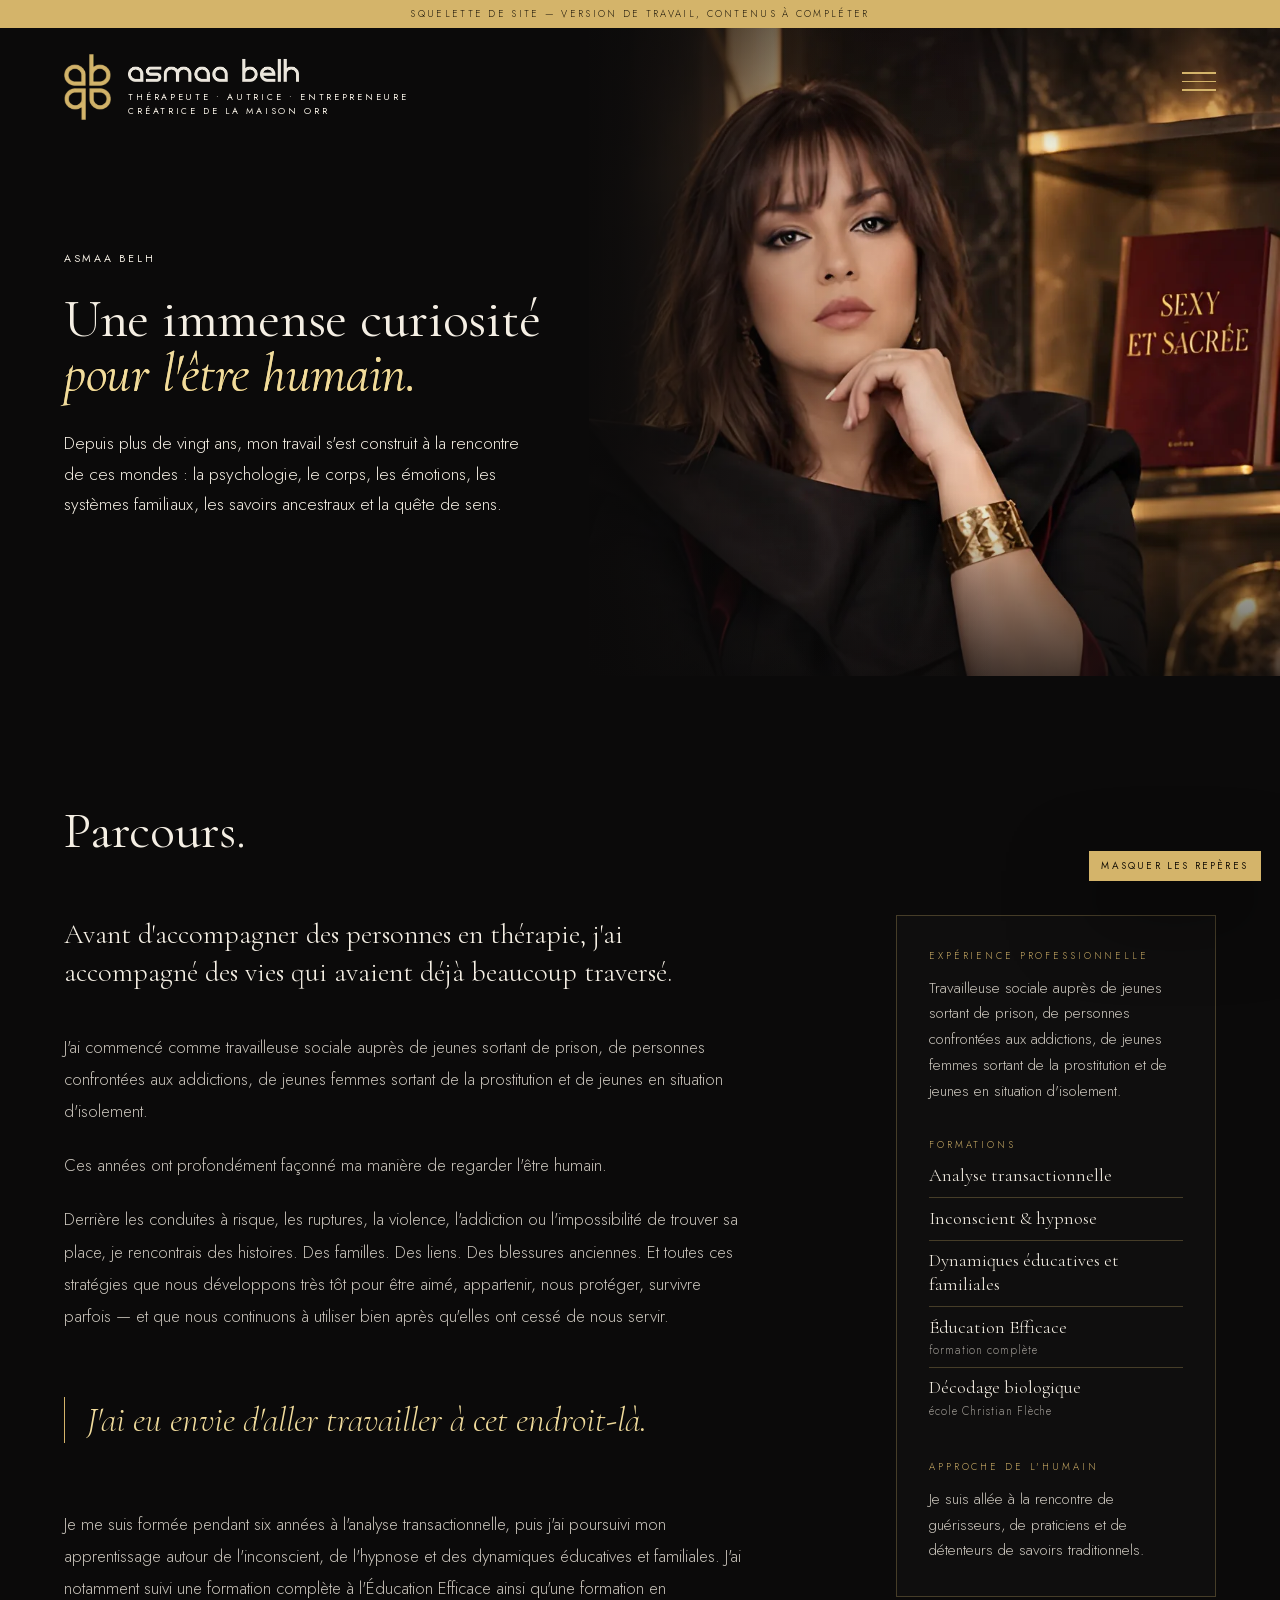
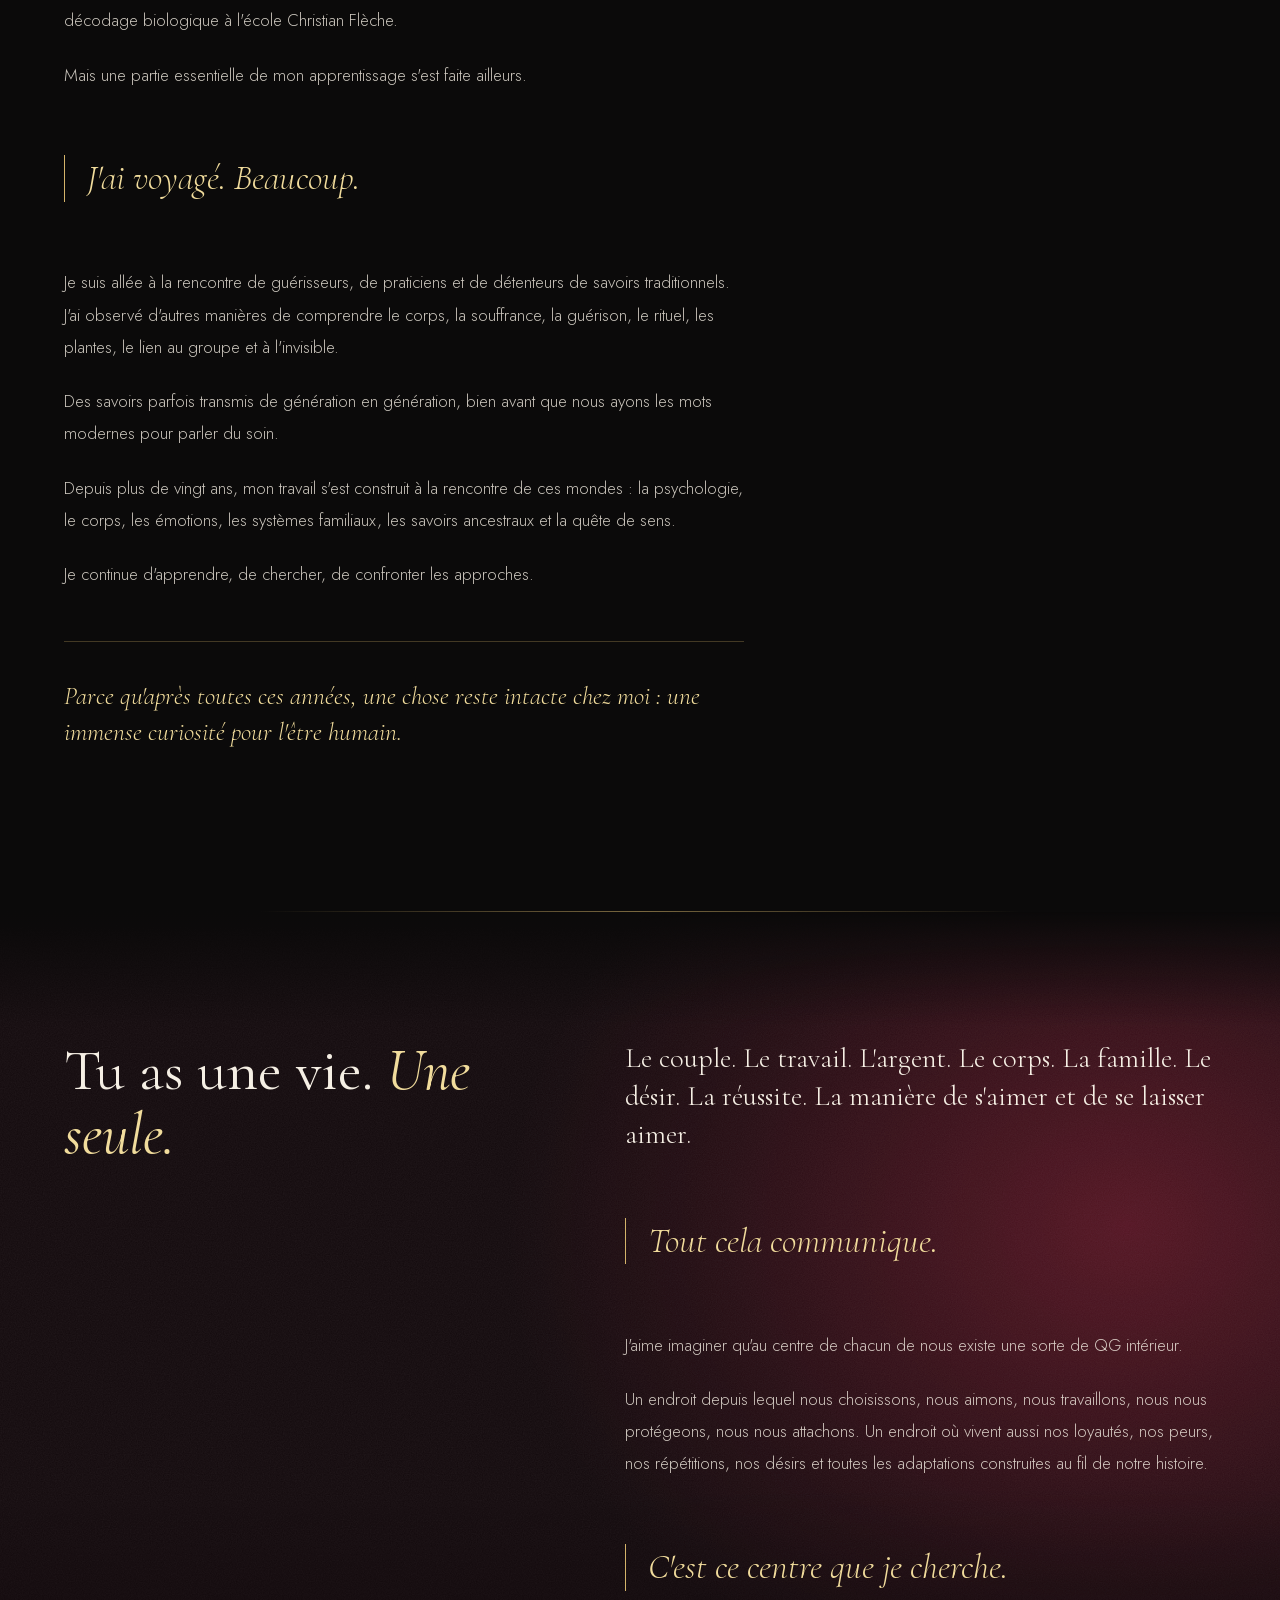
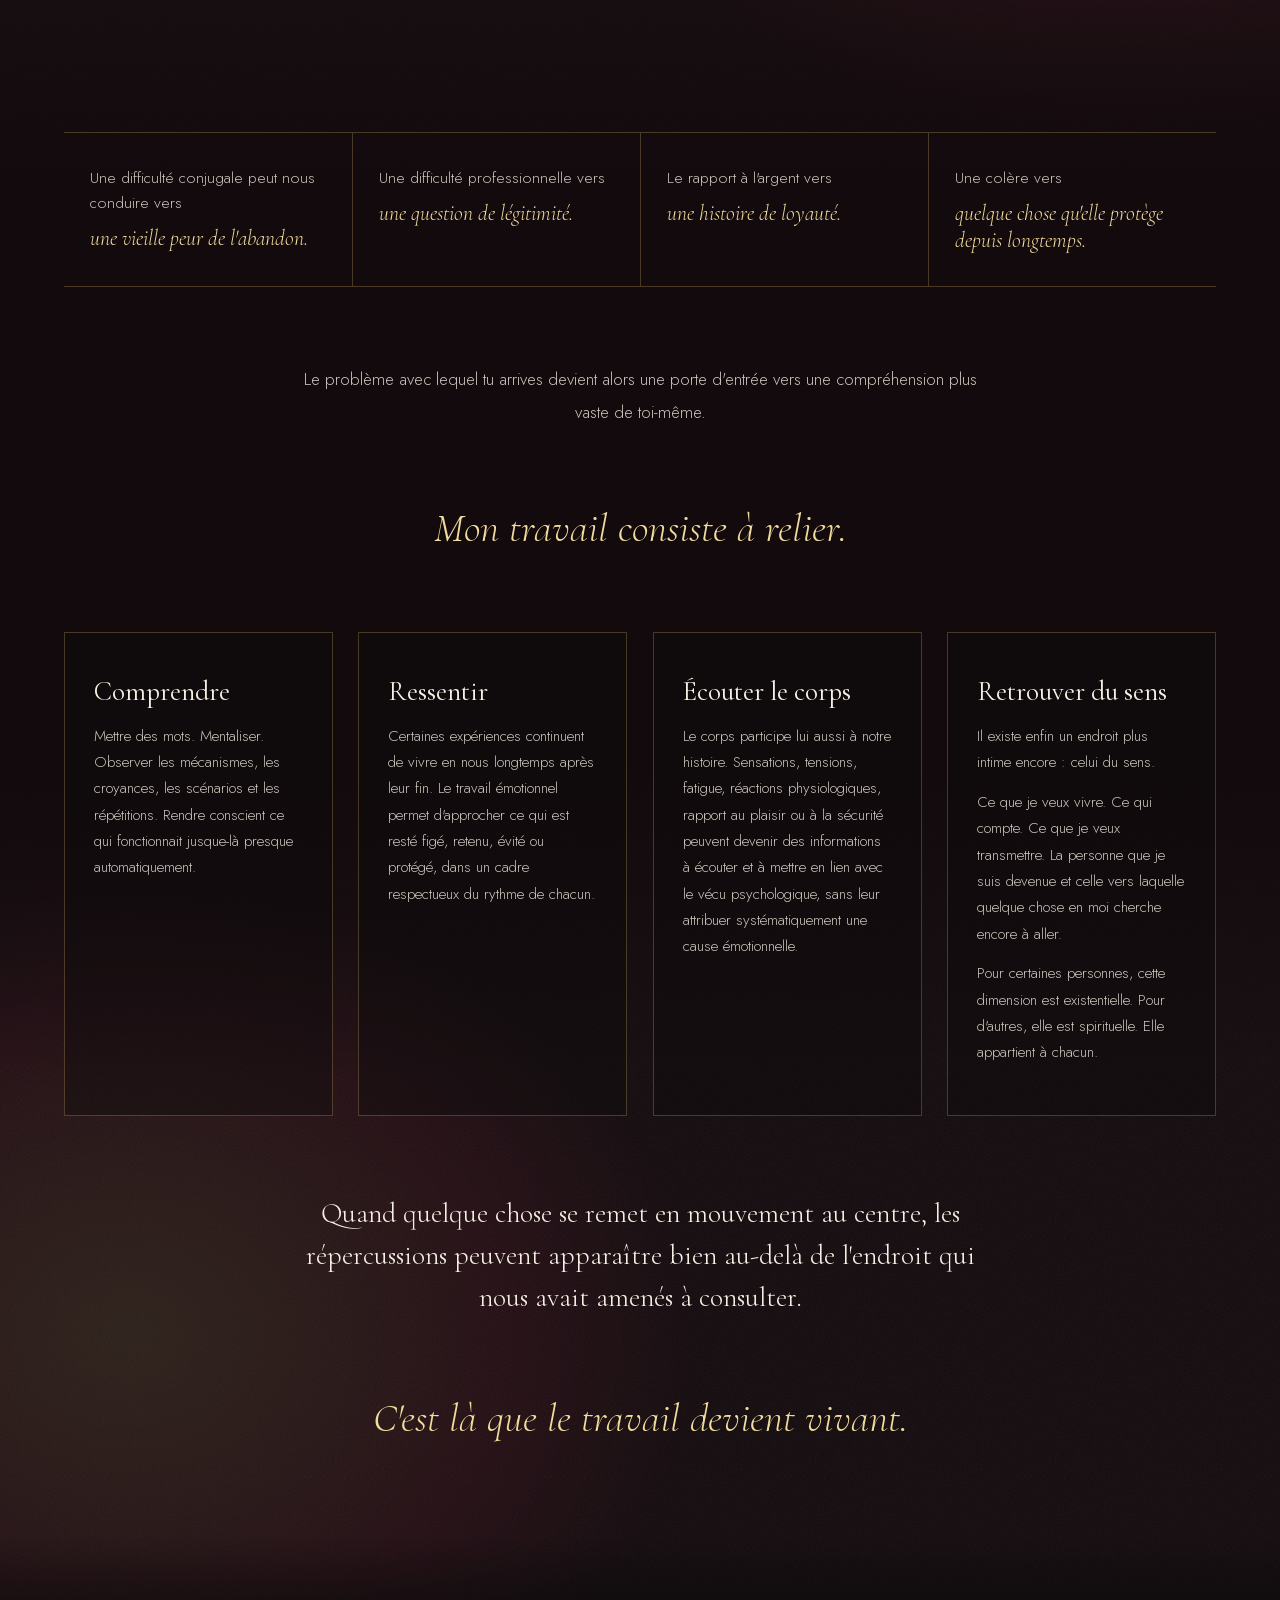
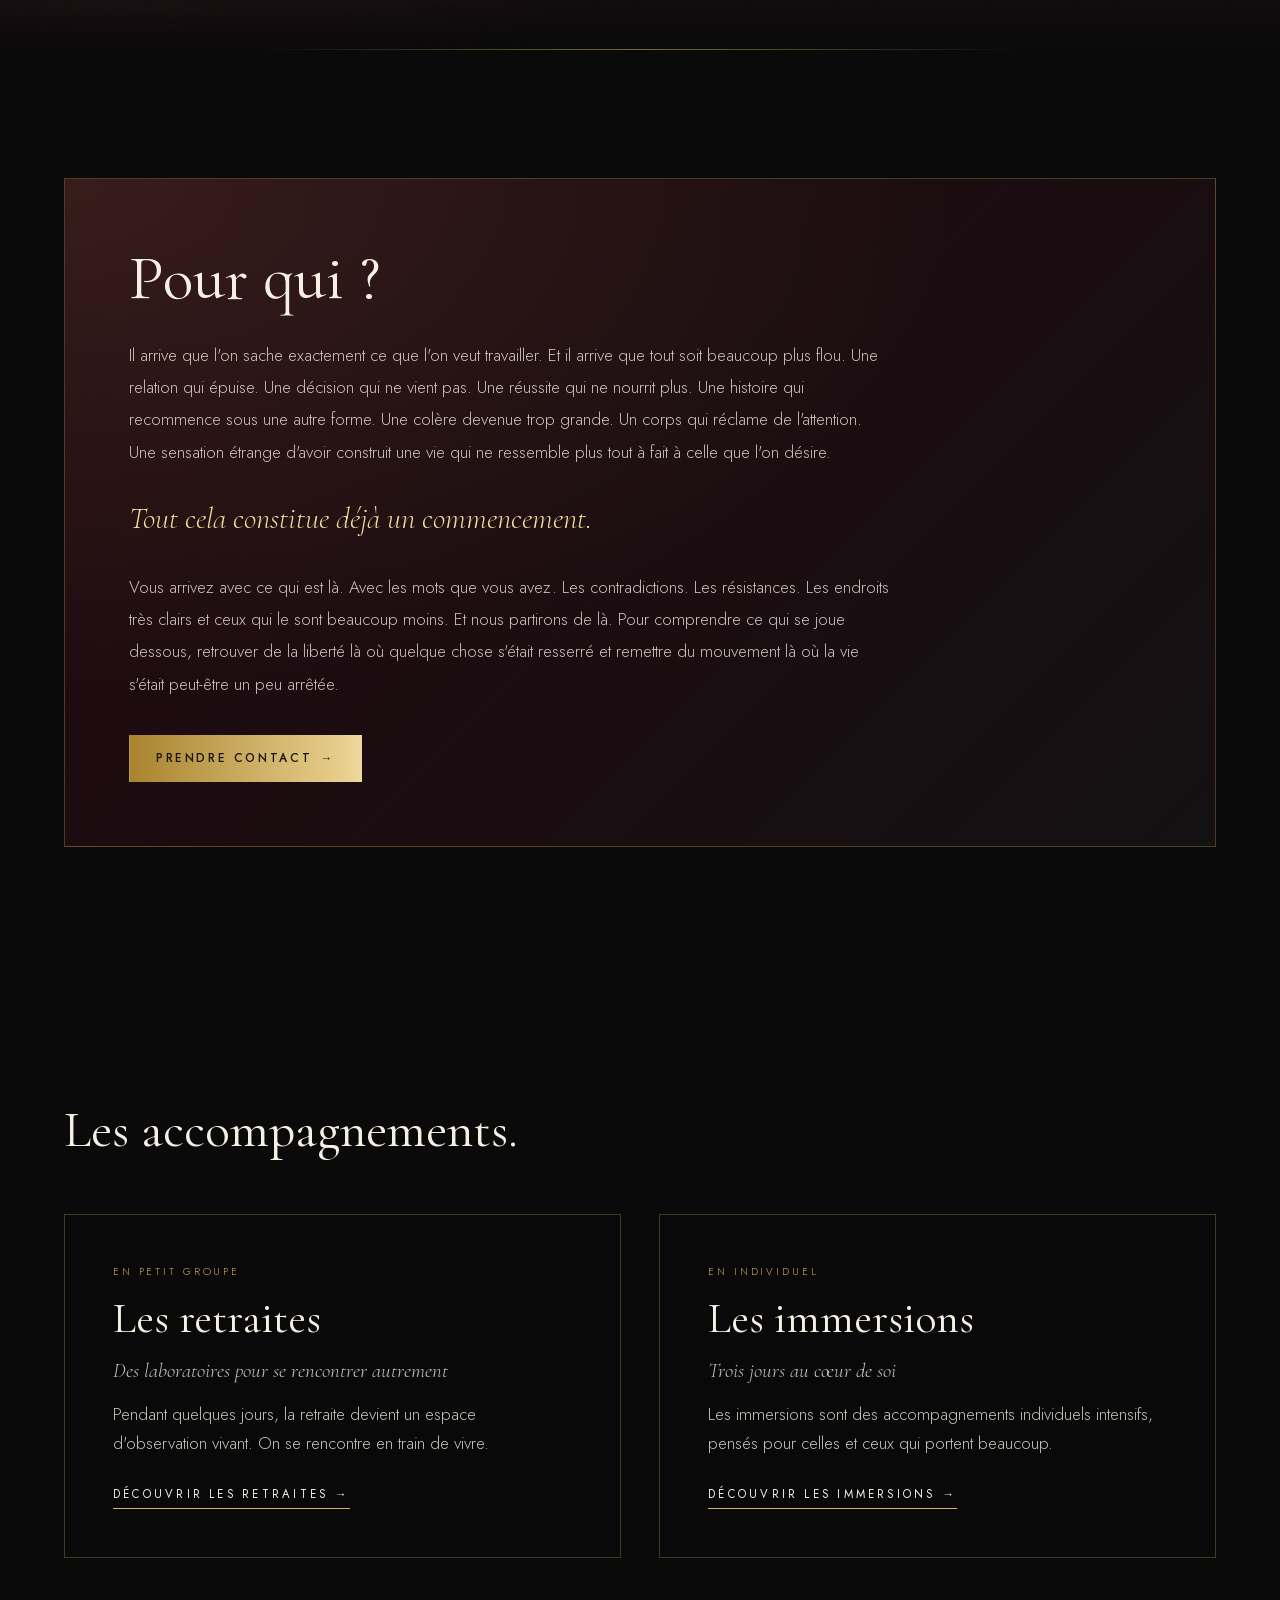
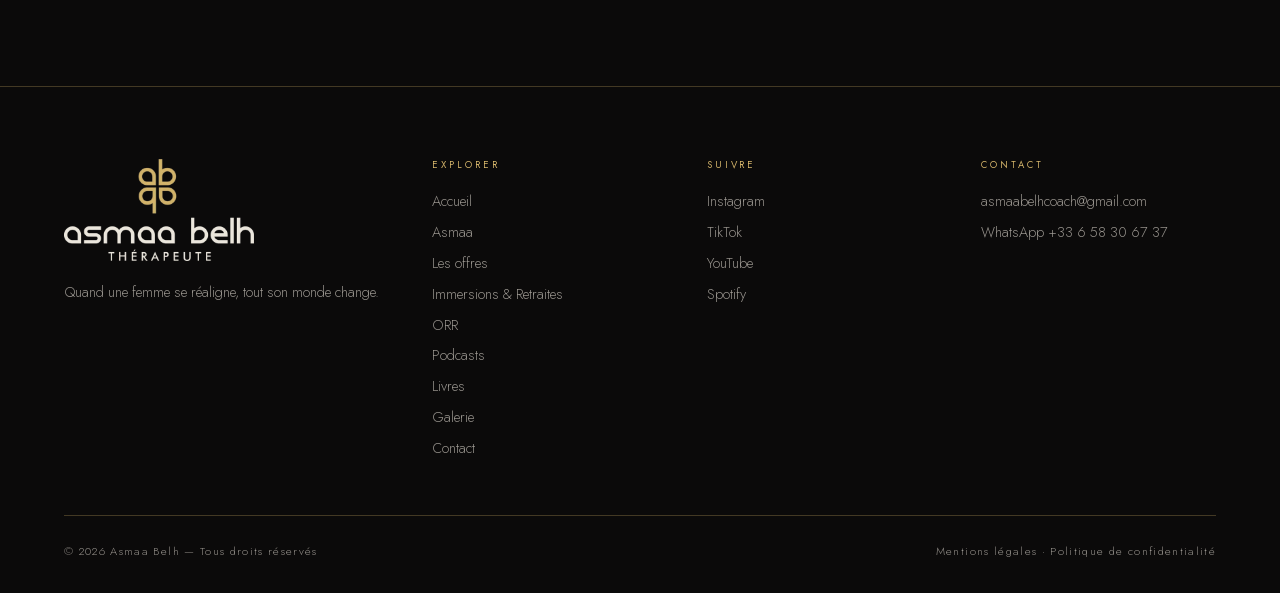
<file: asmaa.html>
<!doctype html>
<html lang="fr">
<head>
  <meta charset="utf-8">
  <script>document.documentElement.classList.add("js")</script>
  <meta name="viewport" content="width=device-width, initial-scale=1">
  <meta name="robots" content="noindex, nofollow">
  <title>Asmaa Belh — Biographie, approche et pratiques</title>
  <!-- SEO -->
  <meta name="description" content="Biographie et approche d&#x27;Asmaa Belh : plus de vingt ans à la rencontre de la psychologie, du corps, des émotions et des savoirs ancestraux.">
  <link rel="canonical" href="https://akhimysah.github.io/asmaa-belh-site/asmaa.html">
  <meta name="theme-color" content="#0b0a0a">
  <meta property="og:type" content="website">
  <meta property="og:locale" content="fr_FR">
  <meta property="og:site_name" content="Asmaa Belh">
  <meta property="og:title" content="Asmaa Belh — Biographie, approche et pratiques">
  <meta property="og:description" content="Biographie et approche d&#x27;Asmaa Belh : plus de vingt ans à la rencontre de la psychologie, du corps, des émotions et des savoirs ancestraux.">
  <meta property="og:url" content="https://akhimysah.github.io/asmaa-belh-site/asmaa.html">
  <meta property="og:image" content="https://akhimysah.github.io/asmaa-belh-site/assets/img/og-image.jpg">
  <meta property="og:image:width" content="1200">
  <meta property="og:image:height" content="630">
  <meta name="twitter:card" content="summary_large_image">
  <link rel="icon" href="assets/img/favicon.svg" type="image/svg+xml">
  <link rel="icon" href="assets/img/favicon-32.png" sizes="32x32" type="image/png">
  <link rel="apple-touch-icon" href="assets/img/apple-touch-icon.png">
  <!-- /SEO -->
  <script type="application/ld+json">{"@context": "https://schema.org", "@type": "Person", "@id": "https://akhimysah.github.io/asmaa-belh-site/#asmaa", "name": "Asmaa Belh", "jobTitle": "Thérapeute, autrice et entrepreneure", "url": "https://akhimysah.github.io/asmaa-belh-site/", "image": "https://akhimysah.github.io/asmaa-belh-site/assets/img/og-image.jpg", "description": "Thérapeute formée à l'analyse transactionnelle, autrice de Sexy et Sacrée et de Love Programme, créatrice de la maison ORR. Programmes, retraites et immersions.", "knowsAbout": ["Analyse transactionnelle", "Hypnose", "Psychothérapie", "Couple et relations", "Féminin sacré"], "knowsLanguage": "fr", "email": "mailto:asmaabelhcoach@gmail.com", "telephone": "+33658306737", "sameAs": ["https://www.instagram.com/asmaabelhofficial/", "https://www.tiktok.com/@asmaabelh1", "https://www.youtube.com/@asmaabelhcoach8230"]}</script>
  <link rel="preload" href="assets/fonts/cormorant-garamond-normal-latin.woff2" as="font" type="font/woff2" crossorigin>
  <link rel="preload" href="assets/fonts/jost-normal-latin.woff2" as="font" type="font/woff2" crossorigin>
  <link rel="preload" as="image" type="image/webp" imagesrcset="assets/img/hero-asmaa-640.webp 640w, assets/img/hero-asmaa-960.webp 960w, assets/img/hero-asmaa.webp?v=1790899774 1600w" imagesizes="(max-width: 860px) 100vw, 54vw" fetchpriority="high">
  <link rel="stylesheet" href="assets/css/fonts.css?v=1790939170">
  <link rel="stylesheet" href="assets/css/style.css?v=1794400123">
  <noscript><style>.reveal, .hero-content > * { opacity: 1 !important; transform: none !important; } .divider { transform: none !important; }</style></noscript>
</head>
<body>

<div data-site-header><nav class="nojs-nav" aria-label="Navigation principale"><a class="nojs-logo" href="index.html">Asmaa Belh</a><a href="asmaa.html">Asmaa</a><a href="programmes.html">Les offres</a><a href="immersions-retraites.html">Immersions &amp; Retraites</a><a href="orr.html">ORR</a><a href="podcasts.html">Podcasts</a><a href="livres.html">Livres</a><a href="galerie.html">Galerie</a><a href="contact.html">Contact</a></nav></div>

<section class="hero hero-page">
  <div class="hero-media">
    <div class="photo" data-missing="Photo d'Asmaa"><picture><source srcset="assets/img/hero-asmaa-640.webp 640w, assets/img/hero-asmaa-960.webp 960w, assets/img/hero-asmaa.webp?v=1790899774 1600w" sizes="(max-width: 860px) 100vw, 54vw" type="image/webp"><img src="assets/img/hero-asmaa.jpg?v=1790899774" srcset="assets/img/hero-asmaa-640.jpg 640w, assets/img/hero-asmaa-960.jpg 960w, assets/img/hero-asmaa.jpg?v=1790899774 1600w" sizes="(max-width: 860px) 100vw, 54vw" fetchpriority="high" decoding="async" alt="Asmaa Belh" onerror="this.closest('.photo').classList.add('missing')"></picture></div>
  </div>
  <div class="container hero-content">
    <span class="eyebrow eyebrow-gold">Asmaa Belh</span>
    <h1>Une immense curiosité <em>pour l'être humain.</em></h1>
    <p class="lead">Depuis plus de vingt ans, mon travail s'est construit à la rencontre de ces mondes : la psychologie, le corps, les émotions, les systèmes familiaux, les savoirs ancestraux et la quête de sens.</p>
    <nav class="page-toc" aria-label="Sommaire de la page" data-rail-only>
      <a href="#biographie">Biographie</a>
      <a href="#approche">Approche</a>
      <a href="#accompagnements">Les accompagnements</a>
    </nav>
  </div>
</section>

<!-- ===== 1. BIOGRAPHIE ===== -->
<section class="section" id="biographie">
  <div class="container">
    <div class="section-head reveal">
      <h2>Parcours.</h2>
    </div>

    <div class="bio-layout">
      <div class="prose reveal">
        <p class="prose-intro">Avant d'accompagner des personnes en thérapie, j'ai accompagné des vies qui avaient déjà beaucoup traversé.</p>
        <p>J'ai commencé comme travailleuse sociale auprès de jeunes sortant de prison, de personnes confrontées aux addictions, de jeunes femmes sortant de la prostitution et de jeunes en situation d'isolement.</p>
        <p>Ces années ont profondément façonné ma manière de regarder l'être humain.</p>
        <p>Derrière les conduites à risque, les ruptures, la violence, l'addiction ou l'impossibilité de trouver sa place, je rencontrais des histoires. Des familles. Des liens. Des blessures anciennes. Et toutes ces stratégies que nous développons très tôt pour être aimé, appartenir, nous protéger, survivre parfois — et que nous continuons à utiliser bien après qu'elles ont cessé de nous servir.</p>
        <p class="statement">J'ai eu envie d'aller travailler à cet endroit-là.</p>
        <p>Je me suis formée pendant six années à l'analyse transactionnelle, puis j'ai poursuivi mon apprentissage autour de l'inconscient, de l'hypnose et des dynamiques éducatives et familiales. J'ai notamment suivi une formation complète à l'Éducation Efficace ainsi qu'une formation en décodage biologique à l'école Christian Flèche.</p>
        <p>Mais une partie essentielle de mon apprentissage s'est faite ailleurs.</p>
        <p class="statement">J'ai voyagé. Beaucoup.</p>
        <p>Je suis allée à la rencontre de guérisseurs, de praticiens et de détenteurs de savoirs traditionnels. J'ai observé d'autres manières de comprendre le corps, la souffrance, la guérison, le rituel, les plantes, le lien au groupe et à l'invisible.</p>
        <p>Des savoirs parfois transmis de génération en génération, bien avant que nous ayons les mots modernes pour parler du soin.</p>
        <p>Depuis plus de vingt ans, mon travail s'est construit à la rencontre de ces mondes : la psychologie, le corps, les émotions, les systèmes familiaux, les savoirs ancestraux et la quête de sens.</p>
        <p>Je continue d'apprendre, de chercher, de confronter les approches.</p>
        <p class="prose-outro">Parce qu'après toutes ces années, une chose reste intacte chez moi : une immense curiosité pour l'être humain.</p>
      </div>

      <aside class="bio-aside reveal" aria-label="Repères">
        <div class="aside-block">
          <span class="aside-label">Expérience professionnelle</span>
          <p>Travailleuse sociale auprès de jeunes sortant de prison, de personnes confrontées aux addictions, de jeunes femmes sortant de la prostitution et de jeunes en situation d'isolement.</p>
        </div>
        <div class="aside-block">
          <span class="aside-label">Formations</span>
          <ul>
            <li>Analyse transactionnelle</li>
            <li>Inconscient &amp; hypnose</li>
            <li>Dynamiques éducatives et familiales</li>
            <li>Éducation Efficace <small>formation complète</small></li>
            <li>Décodage biologique <small>école Christian Flèche</small></li>
          </ul>
        </div>
        <div class="aside-block">
          <span class="aside-label">Approche de l'humain</span>
          <p>Je suis allée à la rencontre de guérisseurs, de praticiens et de détenteurs de savoirs traditionnels.</p>
        </div>
      </aside>
    </div>
  </div>
</section>

<!-- ===== 2. APPROCHE ===== -->
<section class="section section-sand" id="approche">
  <div class="container">
    <div class="approach-intro reveal">
      <div class="approach-title">
        <h2>Tu as une vie. <em>Une seule.</em></h2>
      </div>
      <div class="prose">
        <p class="prose-intro">Le couple. Le travail. L'argent. Le corps. La famille. Le désir. La réussite. La manière de s'aimer et de se laisser aimer.</p>
        <p class="statement">Tout cela communique.</p>
        <p>J'aime imaginer qu'au centre de chacun de nous existe une sorte de QG intérieur.</p>
        <p>Un endroit depuis lequel nous choisissons, nous aimons, nous travaillons, nous nous protégeons, nous nous attachons. Un endroit où vivent aussi nos loyautés, nos peurs, nos répétitions, nos désirs et toutes les adaptations construites au fil de notre histoire.</p>
        <p class="statement">C'est ce centre que je cherche.</p>
      </div>
    </div>

    <ul class="echoes reveal">
      <li>Une difficulté conjugale peut nous conduire vers <em>une vieille peur de l'abandon.</em></li>
      <li>Une difficulté professionnelle vers <em>une question de légitimité.</em></li>
      <li>Le rapport à l'argent vers <em>une histoire de loyauté.</em></li>
      <li>Une colère vers <em>quelque chose qu'elle protège depuis longtemps.</em></li>
    </ul>

    <div class="prose center-prose reveal">
      <p>Le problème avec lequel tu arrives devient alors une porte d'entrée vers une compréhension plus vaste de toi-même.</p>
      <p class="statement big">Mon travail consiste à relier.</p>
    </div>

    <div class="pillars">
      <article class="pillar reveal">
        <h3>Comprendre</h3>
        <p>Mettre des mots. Mentaliser. Observer les mécanismes, les croyances, les scénarios et les répétitions. Rendre conscient ce qui fonctionnait jusque-là presque automatiquement.</p>
      </article>
      <article class="pillar reveal">
        <h3>Ressentir</h3>
        <p>Certaines expériences continuent de vivre en nous longtemps après leur fin. Le travail émotionnel permet d'approcher ce qui est resté figé, retenu, évité ou protégé, dans un cadre respectueux du rythme de chacun.</p>
      </article>
      <article class="pillar reveal">
        <h3>Écouter le corps</h3>
        <p>Le corps participe lui aussi à notre histoire. Sensations, tensions, fatigue, réactions physiologiques, rapport au plaisir ou à la sécurité peuvent devenir des informations à écouter et à mettre en lien avec le vécu psychologique, sans leur attribuer systématiquement une cause émotionnelle.</p>
      </article>
      <article class="pillar reveal">
        <h3>Retrouver du sens</h3>
        <p>Il existe enfin un endroit plus intime encore : celui du sens.</p>
        <p>Ce que je veux vivre. Ce qui compte. Ce que je veux transmettre. La personne que je suis devenue et celle vers laquelle quelque chose en moi cherche encore à aller.</p>
        <p>Pour certaines personnes, cette dimension est existentielle. Pour d'autres, elle est spirituelle. Elle appartient à chacun.</p>
      </article>
    </div>

    <div class="prose center-prose reveal">
      <p class="center-lead">Quand quelque chose se remet en mouvement au centre, les répercussions peuvent apparaître bien au-delà de l'endroit qui nous avait amenés à consulter.</p>
      <p class="statement big">C'est là que le travail devient vivant.</p>
    </div>
  </div>
</section>

<!-- ===== 3. MÉTHODES & PRATIQUES ===== -->
<section class="section" id="venir">
  <div class="container">
    <div class="come-as-you-are reveal">
      <h2 class="cay-title">Pour qui&#160;?</h2>
      <p>Il arrive que l'on sache exactement ce que l'on veut travailler. Et il arrive que tout soit beaucoup plus flou. Une relation qui épuise. Une décision qui ne vient pas. Une réussite qui ne nourrit plus. Une histoire qui recommence sous une autre forme. Une colère devenue trop grande. Un corps qui réclame de l'attention. Une sensation étrange d'avoir construit une vie qui ne ressemble plus tout à fait à celle que l'on désire.</p>
      <p class="statement">Tout cela constitue déjà un commencement.</p>
      <p>Vous arrivez avec ce qui est là. Avec les mots que vous avez. Les contradictions. Les résistances. Les endroits très clairs et ceux qui le sont beaucoup moins. Et nous partirons de là. Pour comprendre ce qui se joue dessous, retrouver de la liberté là où quelque chose s'était resserré et remettre du mouvement là où la vie s'était peut-être un peu arrêtée.</p>
      <div class="btn-row"><a href="contact.html" class="btn">Prendre contact <span aria-hidden="true">→</span></a></div>
    </div>
  </div>
</section>

<!-- ===== 4. LES ACCOMPAGNEMENTS ===== -->
<section class="section" id="accompagnements">
  <div class="container">
    <div class="section-head reveal">
      <h2>Les accompagnements.</h2>
    </div>
    <div class="grid grid-2">
      <a href="immersions-retraites.html#retraites" class="accomp-card reveal">
        <span class="card-meta">En petit groupe</span>
        <h3>Les retraites</h3>
        <p class="accomp-sub">Des laboratoires pour se rencontrer autrement</p>
        <p>Pendant quelques jours, la retraite devient un espace d'observation vivant. On se rencontre en train de vivre.</p>
        <span class="link-arrow arrow">Découvrir les retraites</span>
      </a>
      <a href="immersions-retraites.html#immersions" class="accomp-card reveal">
        <span class="card-meta">En individuel</span>
        <h3>Les immersions</h3>
        <p class="accomp-sub">Trois jours au cœur de soi</p>
        <p>Les immersions sont des accompagnements individuels intensifs, pensés pour celles et ceux qui portent beaucoup.</p>
        <span class="link-arrow arrow">Découvrir les immersions</span>
      </a>
    </div>
  </div>
</section>

<div data-site-footer><footer class="nojs-foot"><a href="mentions-legales.html">Mentions légales</a><a href="confidentialite.html">Politique de confidentialité</a></footer></div>
<script src="assets/js/main.js?v=1794400123" defer></script>
</body>
</html>
</file>
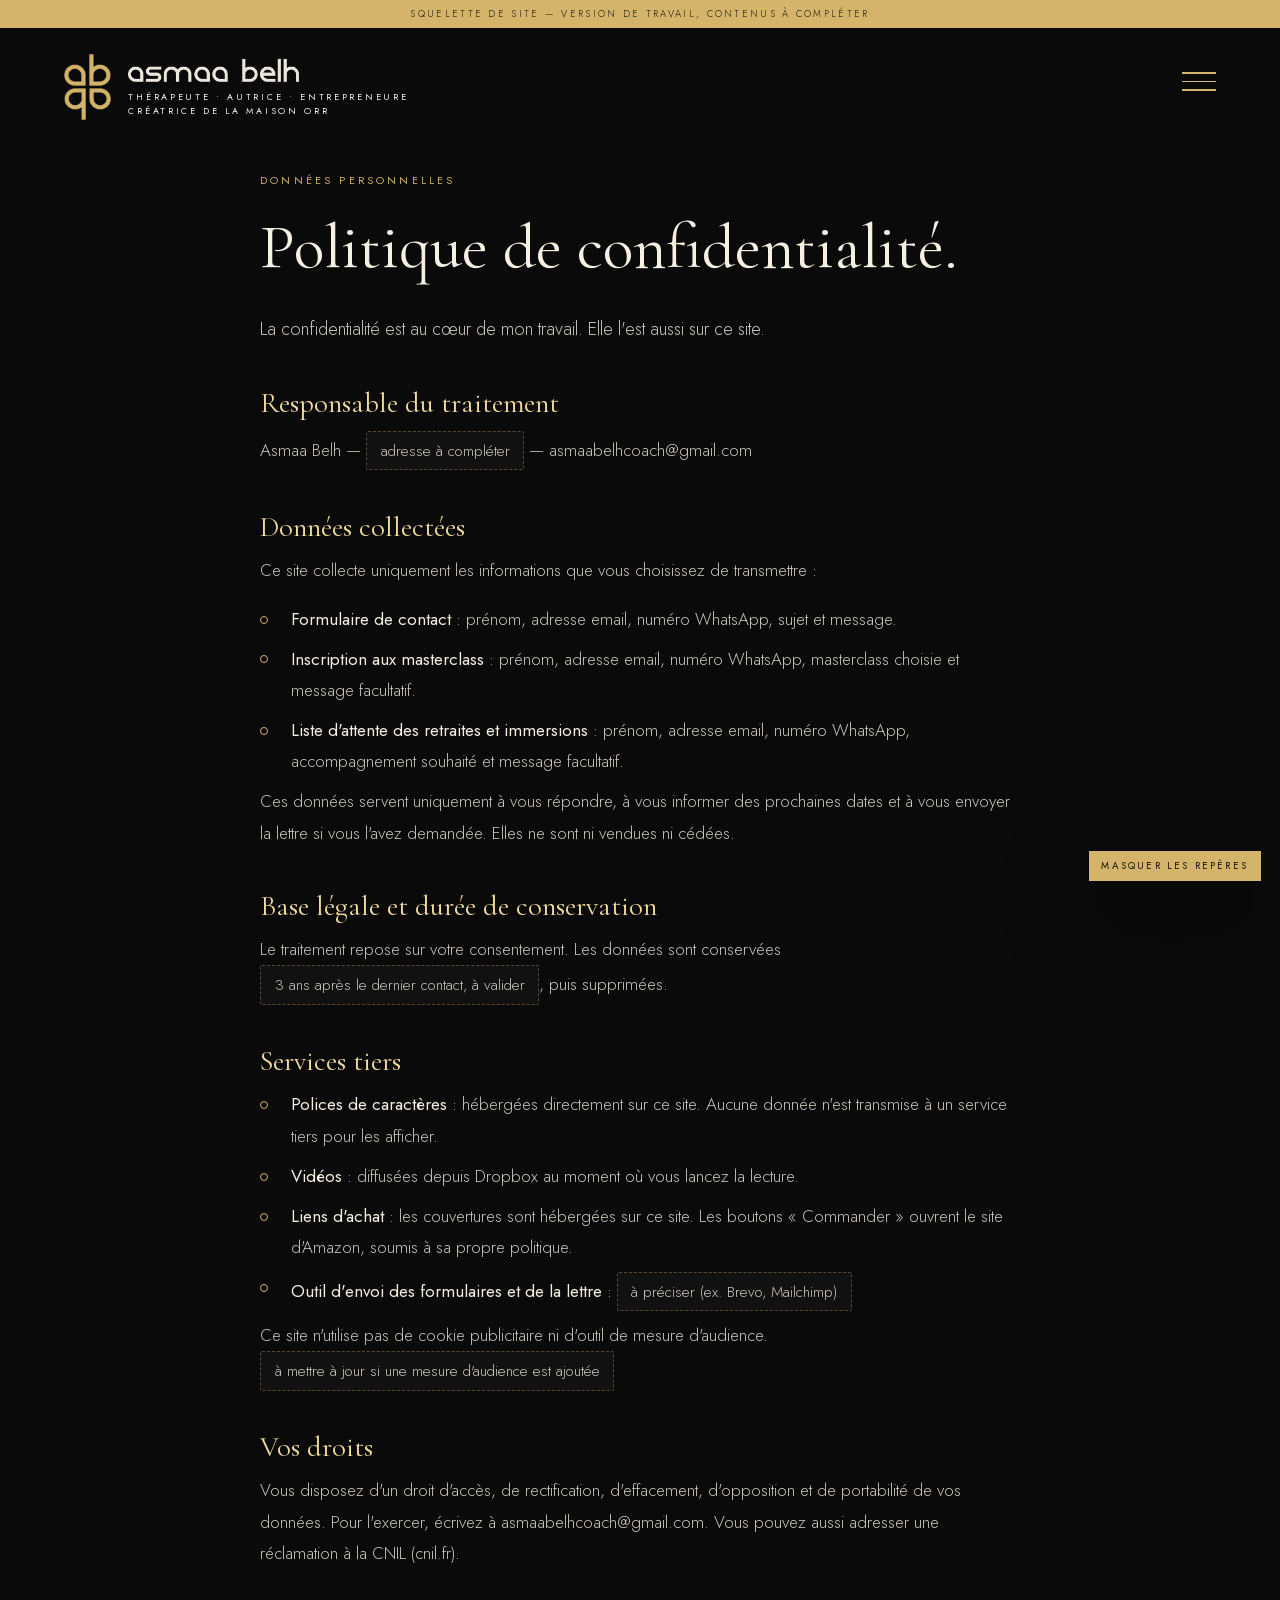
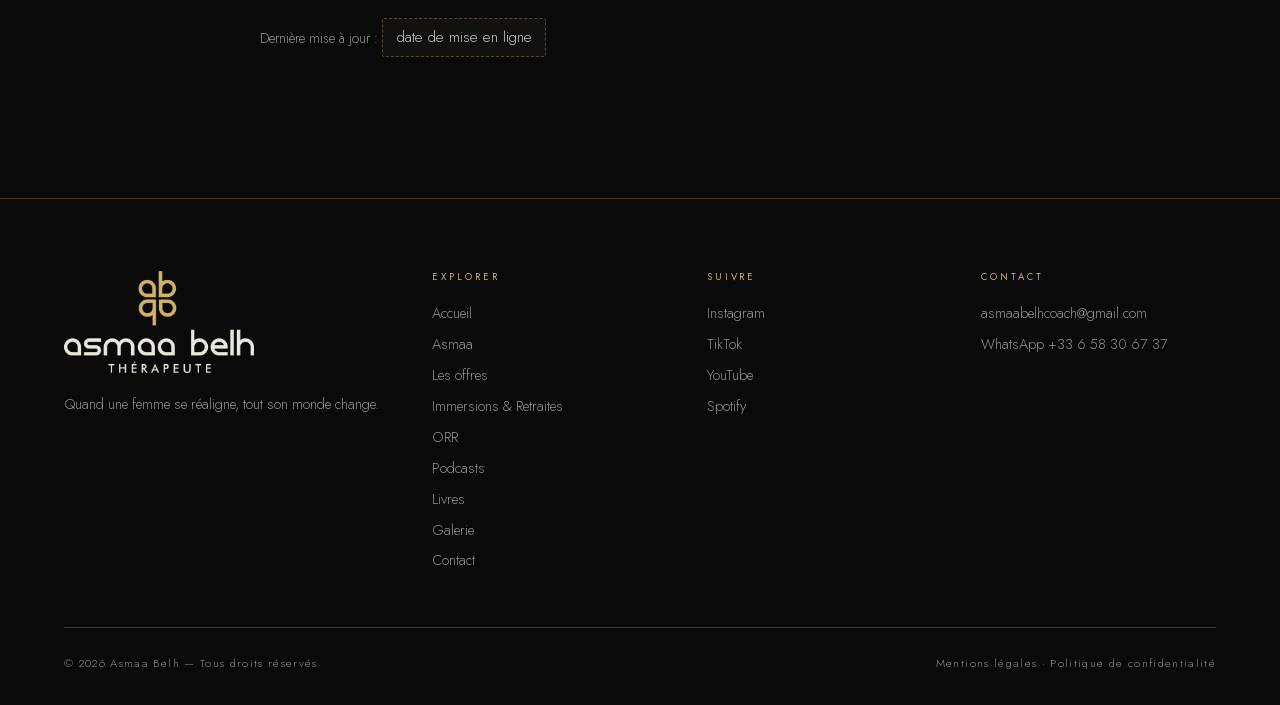
<file: confidentialite.html>
<!doctype html>
<html lang="fr">
<head>
  <meta charset="utf-8">
  <script>document.documentElement.classList.add("js")</script>
  <meta name="viewport" content="width=device-width, initial-scale=1">
  <meta name="robots" content="noindex, nofollow">
  <title>Politique de confidentialité | Asmaa Belh</title>
  <!-- SEO -->
  <meta name="description" content="Politique de confidentialité et données personnelles du site d'Asmaa Belh.">
  <link rel="canonical" href="https://akhimysah.github.io/asmaa-belh-site/confidentialite.html">
  <meta name="theme-color" content="#0b0a0a">
  <meta property="og:type" content="website">
  <meta property="og:locale" content="fr_FR">
  <meta property="og:site_name" content="Asmaa Belh">
  <meta property="og:title" content="Politique de confidentialité | Asmaa Belh">
  <meta property="og:description" content="Politique de confidentialité et données personnelles du site d'Asmaa Belh.">
  <meta property="og:url" content="https://akhimysah.github.io/asmaa-belh-site/confidentialite.html">
  <meta property="og:image" content="https://akhimysah.github.io/asmaa-belh-site/assets/img/og-image.jpg">
  <meta property="og:image:width" content="1200">
  <meta property="og:image:height" content="630">
  <meta name="twitter:card" content="summary_large_image">
  <link rel="icon" href="assets/img/favicon.svg" type="image/svg+xml">
  <link rel="icon" href="assets/img/favicon-32.png" sizes="32x32" type="image/png">
  <link rel="apple-touch-icon" href="assets/img/apple-touch-icon.png">
  <!-- /SEO -->
  <link rel="preload" href="assets/fonts/cormorant-garamond-normal-latin.woff2" as="font" type="font/woff2" crossorigin>
  <link rel="preload" href="assets/fonts/jost-normal-latin.woff2" as="font" type="font/woff2" crossorigin>
  <link rel="stylesheet" href="assets/css/fonts.css?v=1790939170">
  <link rel="stylesheet" href="assets/css/style.css?v=1794400123">
  <noscript><style>.reveal, .hero-content > * { opacity: 1 !important; transform: none !important; } .divider { transform: none !important; }</style></noscript>
</head>
<body>

<div data-site-header><nav class="nojs-nav" aria-label="Navigation principale"><a class="nojs-logo" href="index.html">Asmaa Belh</a><a href="asmaa.html">Asmaa</a><a href="programmes.html">Les offres</a><a href="immersions-retraites.html">Immersions &amp; Retraites</a><a href="orr.html">ORR</a><a href="podcasts.html">Podcasts</a><a href="livres.html">Livres</a><a href="galerie.html">Galerie</a><a href="contact.html">Contact</a></nav></div>

<section class="section legal" style="padding-top:clamp(9rem,16vh,12rem)">
  <div class="container narrow">
    <span class="eyebrow eyebrow-gold">Données personnelles</span>
    <h1 class="legal-title">Politique de confidentialité.</h1>
    <p class="lead">La confidentialité est au cœur de mon travail. Elle l'est aussi sur ce site.</p>

    <h2>Responsable du traitement</h2>
    <p>Asmaa Belh — <span class="ph ph-inline">adresse à compléter</span> — <a href="mailto:asmaabelhcoach@gmail.com">asmaabelhcoach@gmail.com</a></p>

    <h2>Données collectées</h2>
    <p>Ce site collecte uniquement les informations que vous choisissez de transmettre :</p>
    <ul class="list-check">
      <li><strong>Formulaire de contact</strong> : prénom, adresse email, numéro WhatsApp, sujet et message.</li>
      <li><strong>Inscription aux masterclass</strong> : prénom, adresse email, numéro WhatsApp, masterclass choisie et message facultatif.</li>
      <li><strong>Liste d'attente des retraites et immersions</strong> : prénom, adresse email, numéro WhatsApp, accompagnement souhaité et message facultatif.</li>
    </ul>
    <p>Ces données servent uniquement à vous répondre, à vous informer des prochaines dates et à vous envoyer la lettre si vous l'avez demandée. Elles ne sont ni vendues ni cédées.</p>

    <h2>Base légale et durée de conservation</h2>
    <p>Le traitement repose sur votre consentement. Les données sont conservées <span class="ph ph-inline">3 ans après le dernier contact, à valider</span>, puis supprimées.</p>

    <h2>Services tiers</h2>
    <ul class="list-check">
      <li><strong>Polices de caractères</strong> : hébergées directement sur ce site. Aucune donnée n'est transmise à un service tiers pour les afficher.</li>
      <li><strong>Vidéos</strong> : diffusées depuis Dropbox au moment où vous lancez la lecture.</li>
      <li><strong>Liens d'achat</strong> : les couvertures sont hébergées sur ce site. Les boutons « Commander » ouvrent le site d'Amazon, soumis à sa propre politique.</li>
      <li><strong>Outil d'envoi des formulaires et de la lettre</strong> : <span class="ph ph-inline">à préciser (ex. Brevo, Mailchimp)</span></li>
    </ul>
    <p>Ce site n'utilise pas de cookie publicitaire ni d'outil de mesure d'audience. <span class="ph ph-inline">à mettre à jour si une mesure d'audience est ajoutée</span></p>

    <h2>Vos droits</h2>
    <p>Vous disposez d'un droit d'accès, de rectification, d'effacement, d'opposition et de portabilité de vos données. Pour l'exercer, écrivez à <a href="mailto:asmaabelhcoach@gmail.com">asmaabelhcoach@gmail.com</a>. Vous pouvez aussi adresser une réclamation à la CNIL (cnil.fr).</p>

    <p class="legal-updated">Dernière mise à jour : <span class="ph ph-inline">date de mise en ligne</span></p>
  </div>
</section>

<div data-site-footer><footer class="nojs-foot"><a href="mentions-legales.html">Mentions légales</a><a href="confidentialite.html">Politique de confidentialité</a></footer></div>
<script src="assets/js/main.js?v=1794400123" defer></script>
</body>
</html>
</file>
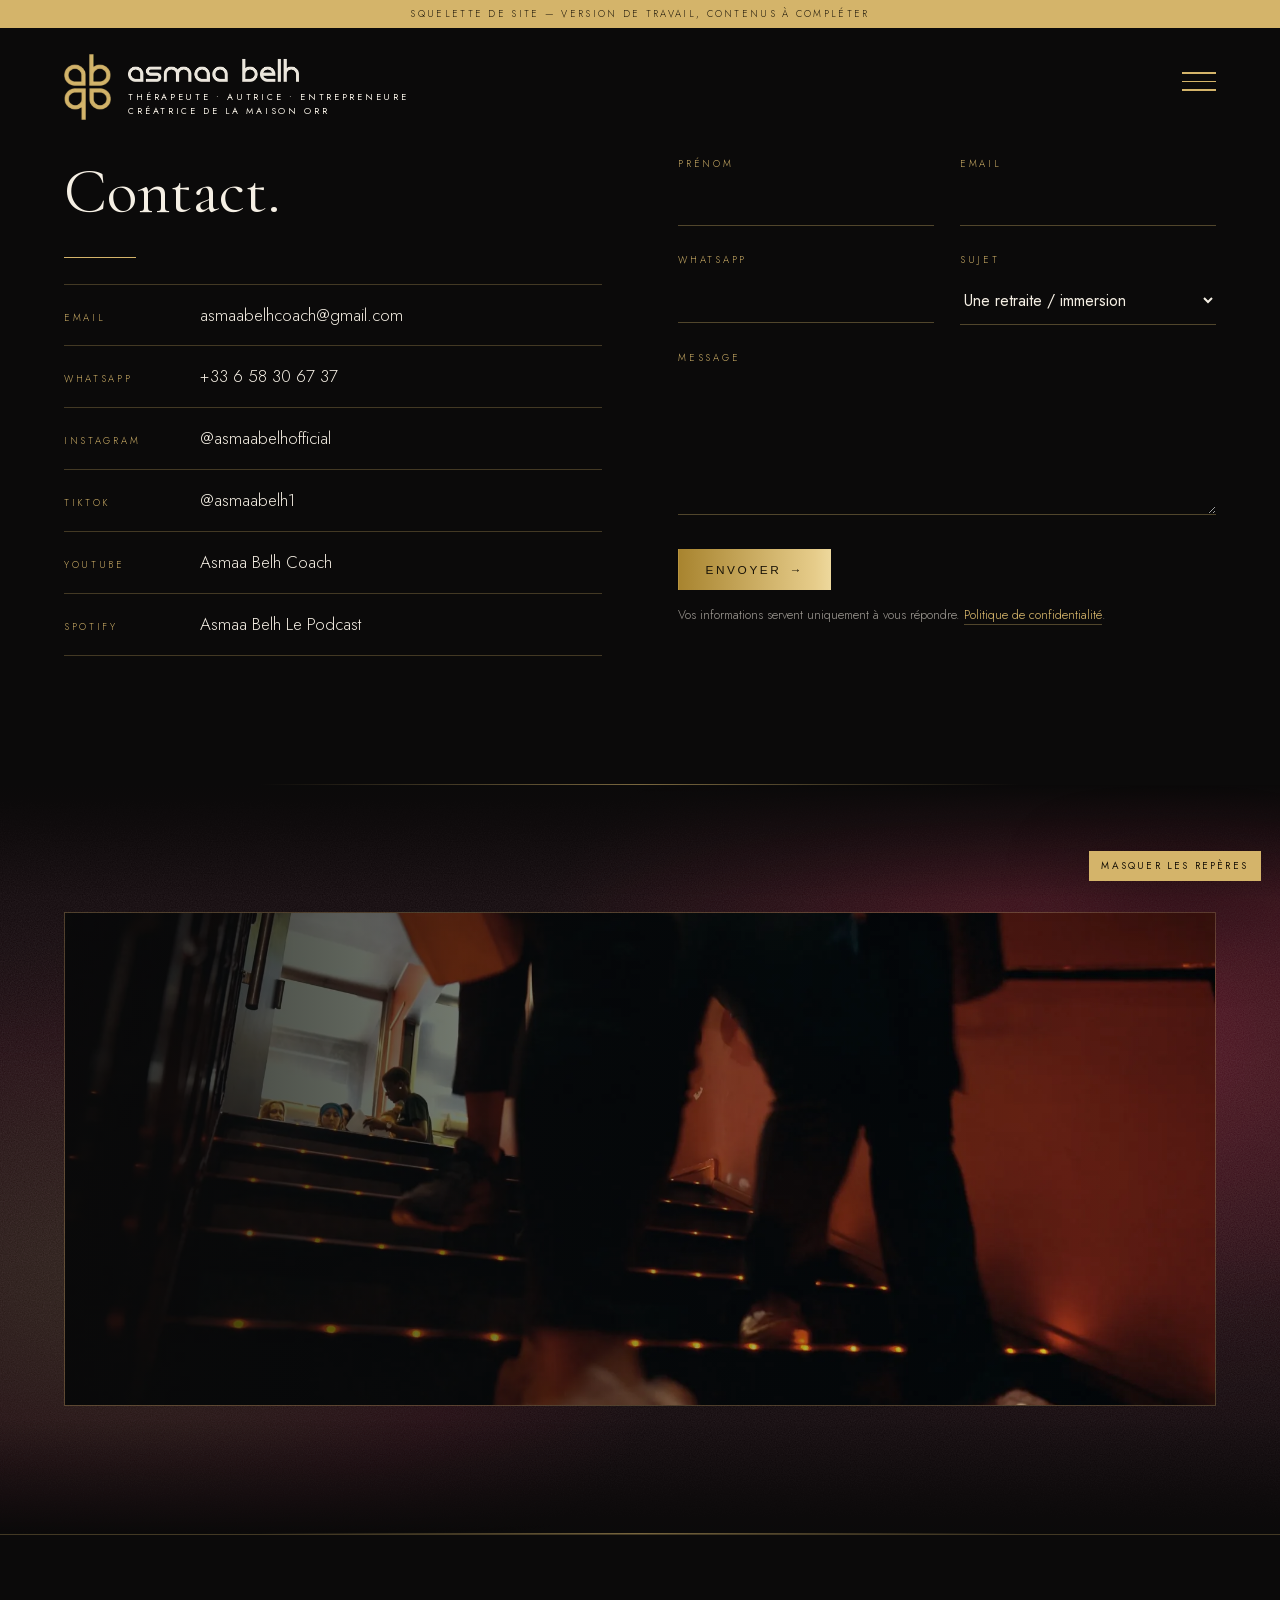
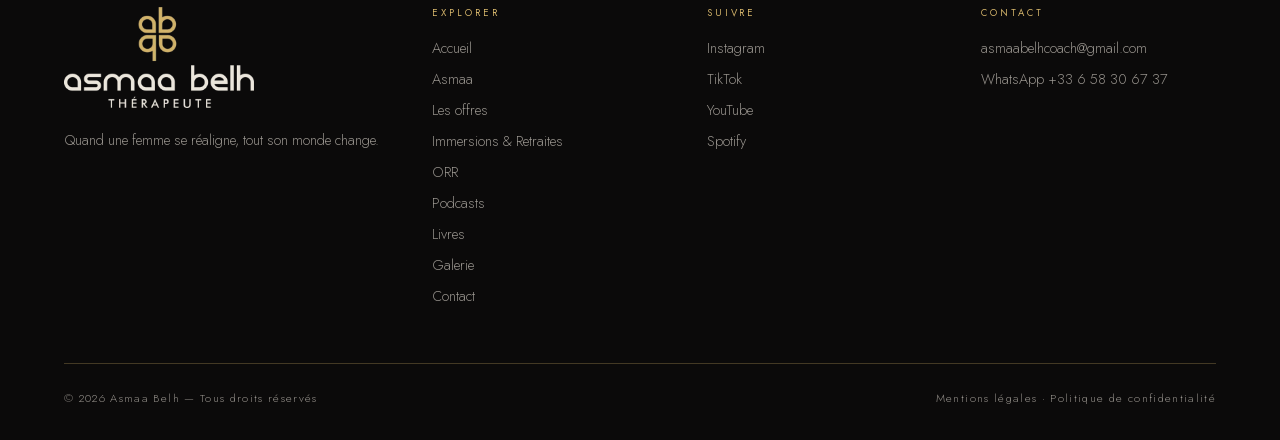
<file: contact.html>
<!doctype html>
<html lang="fr">
<head>
  <meta charset="utf-8">
  <script>document.documentElement.classList.add("js")</script>
  <meta name="viewport" content="width=device-width, initial-scale=1">
  <meta name="robots" content="noindex, nofollow">
  <title>Contact — Écrire à Asmaa Belh</title>
  <!-- SEO -->
  <meta name="description" content="Écrire à Asmaa Belh : retraites, immersions, programmes, podcast et presse.">
  <link rel="canonical" href="https://akhimysah.github.io/asmaa-belh-site/contact.html">
  <meta name="theme-color" content="#0b0a0a">
  <meta property="og:type" content="website">
  <meta property="og:locale" content="fr_FR">
  <meta property="og:site_name" content="Asmaa Belh">
  <meta property="og:title" content="Contact — Écrire à Asmaa Belh">
  <meta property="og:description" content="Écrire à Asmaa Belh : retraites, immersions, programmes, podcast et presse.">
  <meta property="og:url" content="https://akhimysah.github.io/asmaa-belh-site/contact.html">
  <meta property="og:image" content="https://akhimysah.github.io/asmaa-belh-site/assets/img/og-image.jpg">
  <meta property="og:image:width" content="1200">
  <meta property="og:image:height" content="630">
  <meta name="twitter:card" content="summary_large_image">
  <link rel="icon" href="assets/img/favicon.svg" type="image/svg+xml">
  <link rel="icon" href="assets/img/favicon-32.png" sizes="32x32" type="image/png">
  <link rel="apple-touch-icon" href="assets/img/apple-touch-icon.png">
  <!-- /SEO -->
  <link rel="preload" href="assets/fonts/cormorant-garamond-normal-latin.woff2" as="font" type="font/woff2" crossorigin>
  <link rel="preload" href="assets/fonts/jost-normal-latin.woff2" as="font" type="font/woff2" crossorigin>
  <link rel="stylesheet" href="assets/css/fonts.css?v=1790939170">
  <link rel="stylesheet" href="assets/css/style.css?v=1794400123">
  <noscript><style>.reveal, .hero-content > * { opacity: 1 !important; transform: none !important; } .divider { transform: none !important; }</style></noscript>
</head>
<body>

<div data-site-header><nav class="nojs-nav" aria-label="Navigation principale"><a class="nojs-logo" href="index.html">Asmaa Belh</a><a href="asmaa.html">Asmaa</a><a href="programmes.html">Les offres</a><a href="immersions-retraites.html">Immersions &amp; Retraites</a><a href="orr.html">ORR</a><a href="podcasts.html">Podcasts</a><a href="livres.html">Livres</a><a href="galerie.html">Galerie</a><a href="contact.html">Contact</a></nav></div>

<section class="section" style="padding-top:clamp(8rem,14vh,11rem)">
  <div class="container split" style="align-items:start">
    <div class="reveal">
      <h1 style="font-size:clamp(2.4rem,5vw,4rem)">Contact.</h1>
      <div class="divider"></div>

      <ul class="contact-list">
        <li><span class="label">Email</span><a href="mailto:asmaabelhcoach@gmail.com">asmaabelhcoach@gmail.com</a></li>
        <li><span class="label">WhatsApp</span><a href="https://wa.me/33658306737" target="_blank" rel="noopener">+33 6 58 30 67 37</a></li>
        <li><span class="label">Instagram</span><a href="https://www.instagram.com/asmaabelhofficial/" target="_blank" rel="noopener">@asmaabelhofficial</a></li>
        <li><span class="label">TikTok</span><a href="https://www.tiktok.com/@asmaabelh1" target="_blank" rel="noopener">@asmaabelh1</a></li>
        <li><span class="label">YouTube</span><a href="https://www.youtube.com/@asmaabelhcoach8230" target="_blank" rel="noopener">Asmaa Belh Coach</a></li>
        <li><span class="label">Spotify</span><a href="https://podcasters.spotify.com/pod/show/asmaa-belh-therapeute" target="_blank" rel="noopener">Asmaa Belh Le Podcast</a></li>
      </ul>
    </div>

    <div class="reveal">
      <form class="form" data-form="contact" novalidate>
        <div class="form-row">
          <div class="field"><label for="prenom">Prénom</label><input id="prenom" name="prenom" type="text" autocomplete="given-name" required></div>
          <div class="field"><label for="email">Email</label><input id="email" name="email" type="email" autocomplete="email" required></div>
        </div>
        <div class="form-row">
        <div class="field"><label for="telephone">WhatsApp</label><input id="telephone" name="telephone" type="tel" autocomplete="tel" inputmode="tel" required></div>
        <div class="field">
          <label for="sujet">Sujet</label>
          <select id="sujet" name="sujet">
            <option value="retraite">Une retraite / immersion</option>
            <option value="programme">Une masterclass</option>
            <option value="orr">ORR</option>
            <option value="podcast">Podcast / presse</option>
            <option value="livres">Les livres</option>
            <option value="autre">Autre</option>
          </select>
        </div>
        </div>
        <div class="field"><label for="message">Message</label><textarea id="message" name="message" required minlength="10"></textarea></div>
        <div class="hp" aria-hidden="true"><label>Ne pas remplir ce champ<input type="text" name="_gotcha" tabindex="-1" autocomplete="off"></label></div>
        <div>
          <button type="submit" class="btn btn-solid">Envoyer <span aria-hidden="true">→</span></button>
          <p class="form-consent">Vos informations servent uniquement à vous répondre. <a href="confidentialite.html">Politique de confidentialité</a>.</p>
          <p class="form-status" role="status" aria-live="polite"></p>
        </div>
      </form>
    </div>
  </div>
</section>

<section class="section section-sand">
  <div class="container">
    <figure class="closing-banner reveal"><picture><source srcset="assets/img/galerie/coulisses-escalier.webp" type="image/webp"><img src="assets/img/galerie/coulisses-escalier.jpg" alt="Les marches éclairées avant l'entrée en scène" loading="lazy" decoding="async"></picture></figure>
  </div>
</section>

<div data-site-footer><footer class="nojs-foot"><a href="mentions-legales.html">Mentions légales</a><a href="confidentialite.html">Politique de confidentialité</a></footer></div>
<script src="assets/js/main.js?v=1794400123" defer></script>
</body>
</html>
</file>
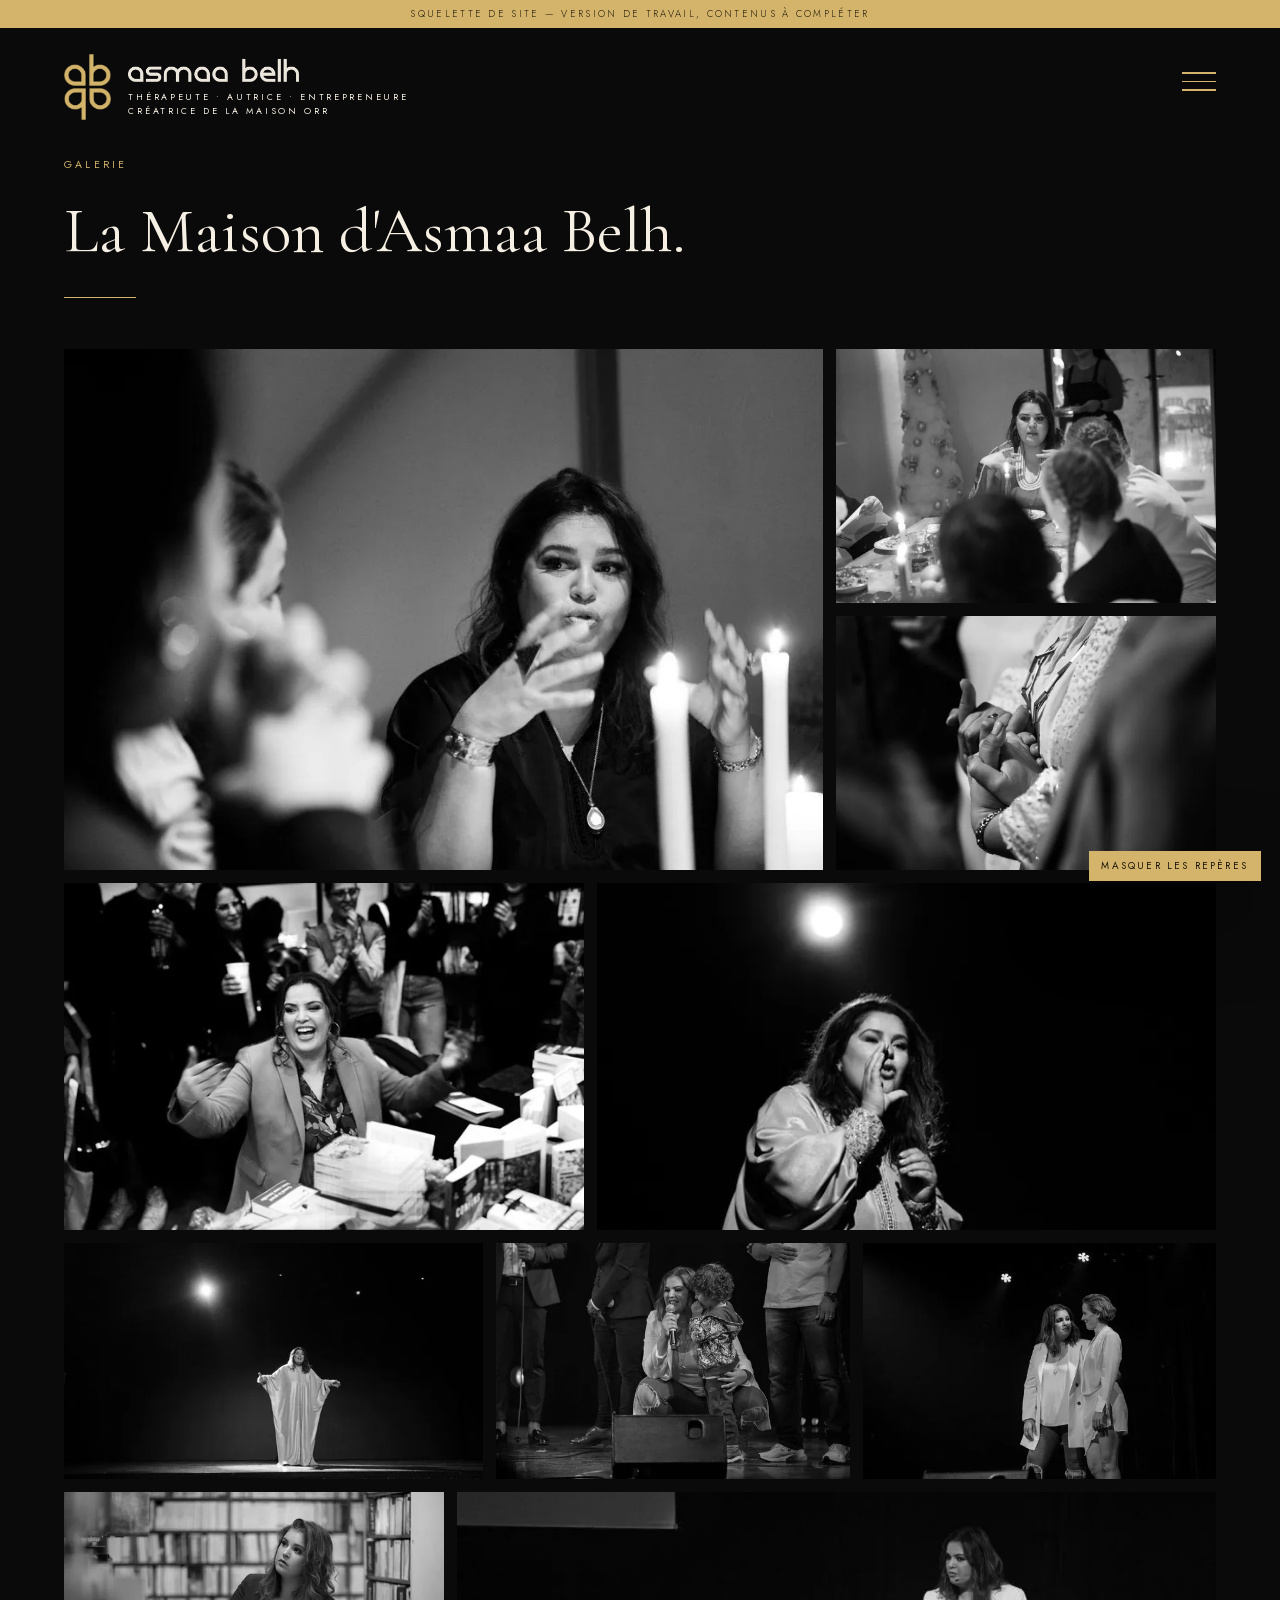
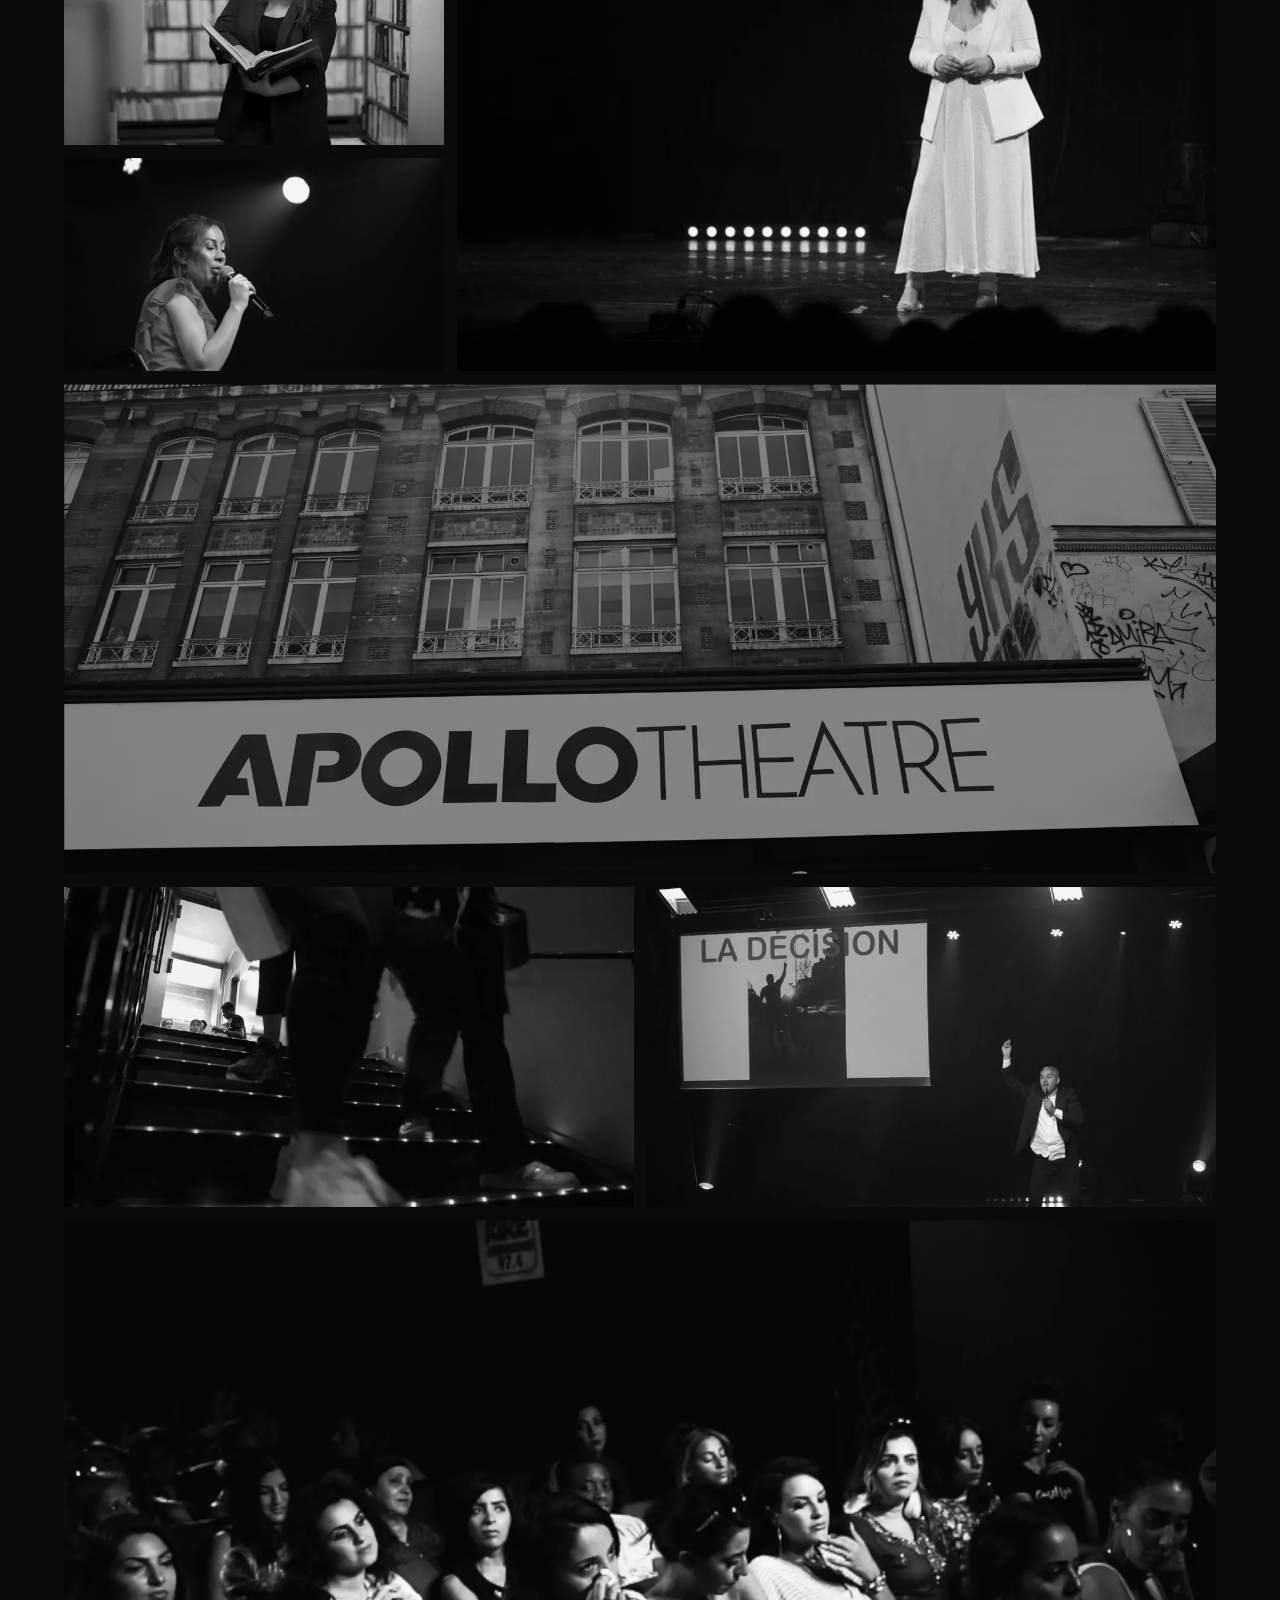
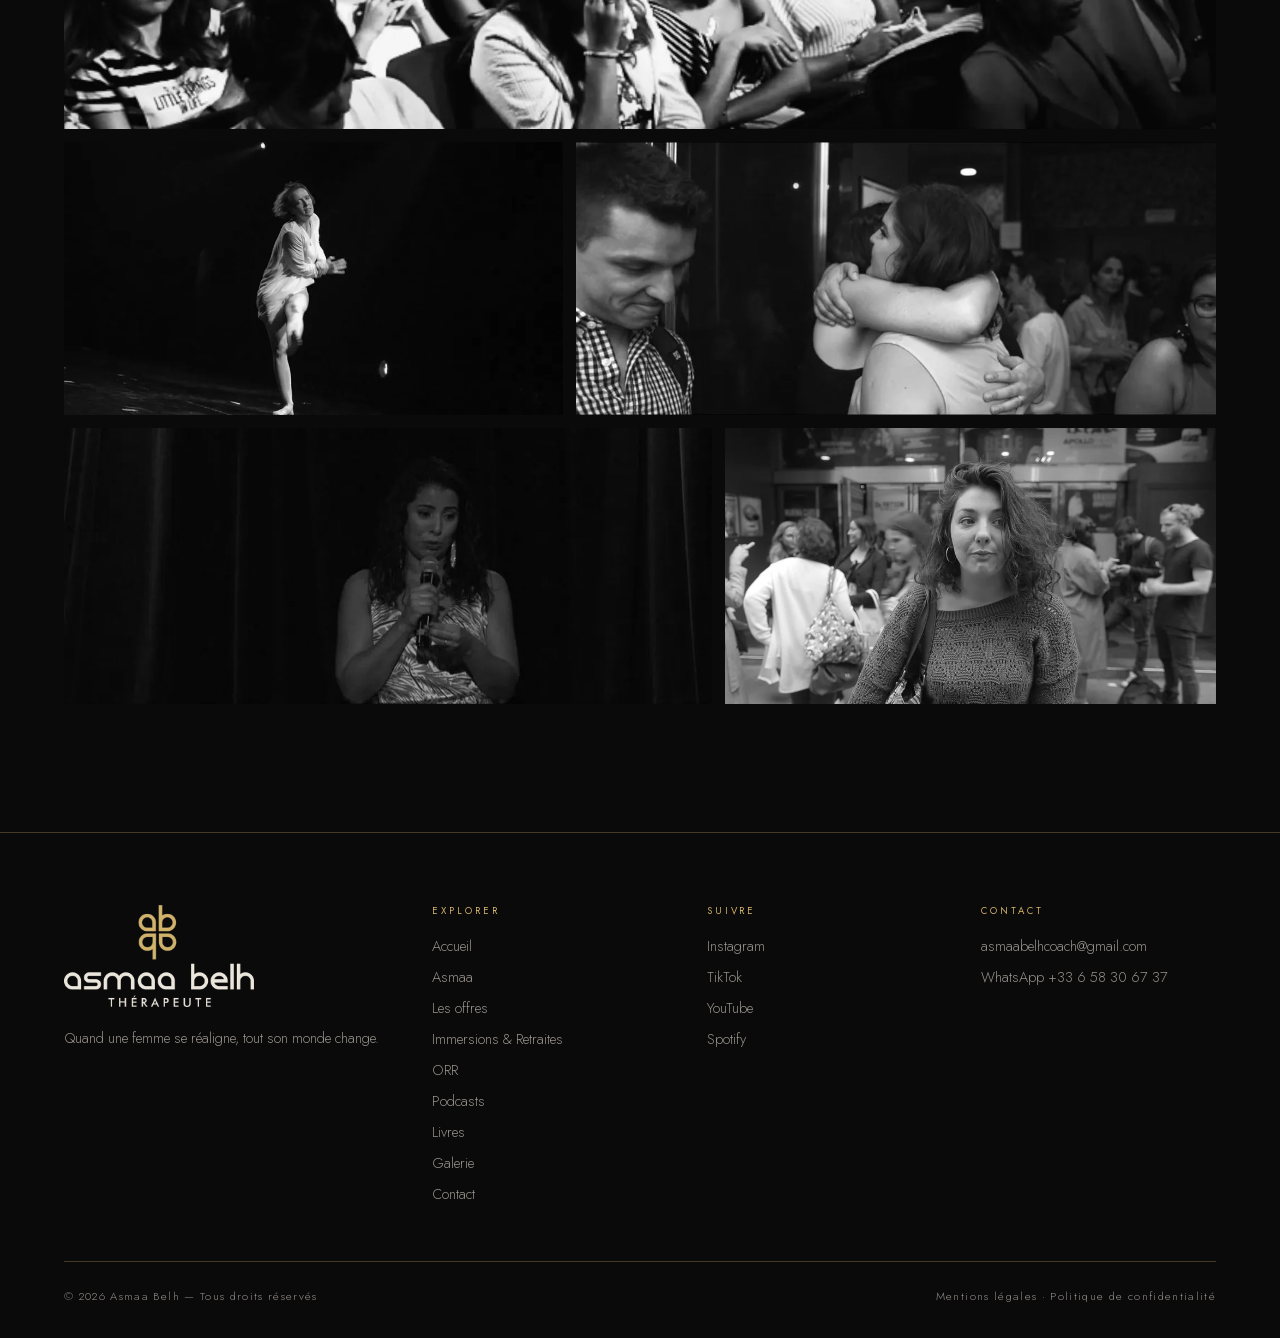
<file: galerie.html>
<!doctype html>
<html lang="fr">
<head>
  <meta charset="utf-8">
  <script>document.documentElement.classList.add("js")</script>
  <meta name="viewport" content="width=device-width, initial-scale=1">
  <meta name="robots" content="noindex, nofollow">
  <title>La Maison d&#x27;Asmaa Belh — Galerie</title>
  <!-- SEO -->
  <meta name="description" content="La Maison d&#x27;Asmaa Belh : retraites, scène et conférences en images.">
  <link rel="canonical" href="https://akhimysah.github.io/asmaa-belh-site/galerie.html">
  <meta name="theme-color" content="#0b0a0a">
  <meta property="og:type" content="website">
  <meta property="og:locale" content="fr_FR">
  <meta property="og:site_name" content="Asmaa Belh">
  <meta property="og:title" content="La Maison d&#x27;Asmaa Belh — Galerie">
  <meta property="og:description" content="La Maison d&#x27;Asmaa Belh : retraites, scène et conférences en images.">
  <meta property="og:url" content="https://akhimysah.github.io/asmaa-belh-site/galerie.html">
  <meta property="og:image" content="https://akhimysah.github.io/asmaa-belh-site/assets/img/og-image.jpg">
  <meta property="og:image:width" content="1200">
  <meta property="og:image:height" content="630">
  <meta name="twitter:card" content="summary_large_image">
  <link rel="icon" href="assets/img/favicon.svg" type="image/svg+xml">
  <link rel="icon" href="assets/img/favicon-32.png" sizes="32x32" type="image/png">
  <link rel="apple-touch-icon" href="assets/img/apple-touch-icon.png">
  <!-- /SEO -->
  <link rel="preload" href="assets/fonts/cormorant-garamond-normal-latin.woff2" as="font" type="font/woff2" crossorigin>
  <link rel="preload" href="assets/fonts/jost-normal-latin.woff2" as="font" type="font/woff2" crossorigin>
  <link rel="stylesheet" href="assets/css/fonts.css?v=1790939170">
  <link rel="stylesheet" href="assets/css/style.css?v=1794400123">
  <noscript><style>.reveal, .hero-content > * { opacity: 1 !important; transform: none !important; } .divider { transform: none !important; }</style></noscript>
</head>
<body>

<div data-site-header><nav class="nojs-nav" aria-label="Navigation principale"><a class="nojs-logo" href="index.html">Asmaa Belh</a><a href="asmaa.html">Asmaa</a><a href="programmes.html">Les offres</a><a href="immersions-retraites.html">Immersions &amp; Retraites</a><a href="orr.html">ORR</a><a href="podcasts.html">Podcasts</a><a href="livres.html">Livres</a><a href="galerie.html">Galerie</a><a href="contact.html">Contact</a></nav></div>

<section class="section" style="padding-top:clamp(8rem,14vh,11rem)">
  <div class="container">
    <div class="section-head gal-head reveal">
      <span class="eyebrow">Galerie</span>
      <h1 style="font-size:clamp(2.4rem,5vw,4rem)">La Maison d'Asmaa Belh.</h1>
      <div class="divider"></div>
    </div>

    <div class="gal">
      <div class="g-row g-trio">
        <figure class="g-item reveal g-big" data-cat="retraites" style="--ar:1.496;--d:0ms">
          <button class="g-open" type="button" data-full="assets/img/galerie/retraite-bougies.webp" data-caption="" aria-label="Agrandir la photo">
            <picture><source srcset="assets/img/galerie/retraite-bougies-thumb.webp 600w, assets/img/galerie/retraite-bougies.webp 900w" sizes="(max-width: 640px) 100vw, (max-width: 1300px) 62vw, 780px" type="image/webp"><img src="assets/img/galerie/retraite-bougies-thumb.jpg" srcset="assets/img/galerie/retraite-bougies-thumb.jpg 600w, assets/img/galerie/retraite-bougies.jpg 900w" sizes="(max-width: 640px) 100vw, (max-width: 1300px) 62vw, 780px" alt="Retraite, à la lueur des bougies" width="600" height="401" loading="eager" fetchpriority="high" decoding="async"></picture>
          </button>
        </figure>
        <figure class="g-item reveal" data-cat="retraites" style="--ar:1.496;--d:120ms">
          <button class="g-open" type="button" data-full="assets/img/galerie/retraite-table.webp" data-caption="" aria-label="Agrandir la photo">
            <picture><source srcset="assets/img/galerie/retraite-table-thumb.webp 600w, assets/img/galerie/retraite-table.webp 900w" sizes="(max-width: 640px) 50vw, (max-width: 1300px) 31vw, 390px" type="image/webp"><img src="assets/img/galerie/retraite-table-thumb.jpg" srcset="assets/img/galerie/retraite-table-thumb.jpg 600w, assets/img/galerie/retraite-table.jpg 900w" sizes="(max-width: 640px) 50vw, (max-width: 1300px) 31vw, 390px" alt="Retraite, autour de la table" width="600" height="401" loading="lazy" decoding="async"></picture>
          </button>
        </figure>
        <figure class="g-item reveal" data-cat="retraites" style="--ar:1.496;--d:240ms">
          <button class="g-open" type="button" data-full="assets/img/galerie/retraite-mains.webp" data-caption="" aria-label="Agrandir la photo">
            <picture><source srcset="assets/img/galerie/retraite-mains-thumb.webp 600w, assets/img/galerie/retraite-mains.webp 900w" sizes="(max-width: 640px) 50vw, (max-width: 1300px) 31vw, 390px" type="image/webp"><img src="assets/img/galerie/retraite-mains-thumb.jpg" srcset="assets/img/galerie/retraite-mains-thumb.jpg 600w, assets/img/galerie/retraite-mains.jpg 900w" sizes="(max-width: 640px) 50vw, (max-width: 1300px) 31vw, 390px" alt="Retraite" width="600" height="401" loading="lazy" decoding="async"></picture>
          </button>
        </figure>
      </div>
      <div class="g-row g-line g-line--pile">
        <figure class="g-item reveal" data-cat="scene" style="--ar:1.496;--d:0ms">
          <button class="g-open" type="button" data-full="assets/img/galerie/conference-dedicace.webp" data-caption="" aria-label="Agrandir la photo">
            <picture><source srcset="assets/img/galerie/conference-dedicace-thumb.webp 600w, assets/img/galerie/conference-dedicace.webp 900w" sizes="(max-width: 640px) 100vw, (max-width: 1300px) 46vw, 590px" type="image/webp"><img src="assets/img/galerie/conference-dedicace-thumb.jpg" srcset="assets/img/galerie/conference-dedicace-thumb.jpg 600w, assets/img/galerie/conference-dedicace.jpg 900w" sizes="(max-width: 640px) 100vw, (max-width: 1300px) 46vw, 590px" alt="Conférence et dédicace" width="600" height="401" loading="lazy" decoding="async"></picture>
          </button>
        </figure>
        <figure class="g-item reveal" data-cat="scene" style="--ar:1.78;--d:140ms">
          <button class="g-open" type="button" data-full="assets/img/galerie/scene-noir-blanc.webp" data-caption="" aria-label="Agrandir la photo">
            <picture><source srcset="assets/img/galerie/scene-noir-blanc-thumb.webp 600w, assets/img/galerie/scene-noir-blanc.webp 900w" sizes="(max-width: 640px) 100vw, (max-width: 1300px) 46vw, 590px" type="image/webp"><img src="assets/img/galerie/scene-noir-blanc-thumb.jpg" srcset="assets/img/galerie/scene-noir-blanc-thumb.jpg 600w, assets/img/galerie/scene-noir-blanc.jpg 900w" sizes="(max-width: 640px) 100vw, (max-width: 1300px) 46vw, 590px" alt="Sur scène" width="600" height="337" loading="lazy" decoding="async"></picture>
          </button>
        </figure>
      </div>
      <div class="g-row g-line g-line--tete">
        <figure class="g-item reveal" data-cat="scene" style="--ar:1.78;--d:0ms">
          <button class="g-open" type="button" data-full="assets/img/galerie/scene-lumiere.webp" data-caption="" aria-label="Agrandir la photo">
            <picture><source srcset="assets/img/galerie/scene-lumiere-thumb.webp 600w, assets/img/galerie/scene-lumiere.webp 900w" sizes="(max-width: 640px) 100vw, (max-width: 1300px) 31vw, 390px" type="image/webp"><img src="assets/img/galerie/scene-lumiere-thumb.jpg" srcset="assets/img/galerie/scene-lumiere-thumb.jpg 600w, assets/img/galerie/scene-lumiere.jpg 900w" sizes="(max-width: 640px) 100vw, (max-width: 1300px) 31vw, 390px" alt="Sur scène" width="600" height="337" loading="lazy" decoding="async"></picture>
          </button>
        </figure>
        <figure class="g-item reveal" data-cat="scene" style="--ar:1.5;--d:120ms">
          <button class="g-open" type="button" data-full="assets/img/galerie/scene-public-enfant.webp" data-caption="" aria-label="Agrandir la photo">
            <picture><source srcset="assets/img/galerie/scene-public-enfant-thumb.webp 600w, assets/img/galerie/scene-public-enfant.webp 900w" sizes="(max-width: 640px) 50vw, (max-width: 1300px) 31vw, 390px" type="image/webp"><img src="assets/img/galerie/scene-public-enfant-thumb.jpg" srcset="assets/img/galerie/scene-public-enfant-thumb.jpg 600w, assets/img/galerie/scene-public-enfant.jpg 900w" sizes="(max-width: 640px) 50vw, (max-width: 1300px) 31vw, 390px" alt="Sur scène" width="600" height="400" loading="lazy" decoding="async"></picture>
          </button>
        </figure>
        <figure class="g-item reveal" data-cat="scene" style="--ar:1.5;--d:240ms">
          <button class="g-open" type="button" data-full="assets/img/galerie/scene-duo.webp" data-caption="" aria-label="Agrandir la photo">
            <picture><source srcset="assets/img/galerie/scene-duo-thumb.webp 600w, assets/img/galerie/scene-duo.webp 900w" sizes="(max-width: 640px) 50vw, (max-width: 1300px) 31vw, 390px" type="image/webp"><img src="assets/img/galerie/scene-duo-thumb.jpg" srcset="assets/img/galerie/scene-duo-thumb.jpg 600w, assets/img/galerie/scene-duo.jpg 900w" sizes="(max-width: 640px) 50vw, (max-width: 1300px) 31vw, 390px" alt="Sur scène" width="600" height="400" loading="lazy" decoding="async"></picture>
          </button>
        </figure>
      </div>
      <div class="g-row g-trio g-trio--inverse">
        <figure class="g-item reveal g-big" data-cat="scene" style="--ar:1.5;--d:120ms">
          <button class="g-open" type="button" data-full="assets/img/galerie/scene-blanc.webp" data-caption="" aria-label="Agrandir la photo">
            <picture><source srcset="assets/img/galerie/scene-blanc-thumb.webp 600w, assets/img/galerie/scene-blanc.webp 900w" sizes="(max-width: 640px) 100vw, (max-width: 1300px) 62vw, 780px" type="image/webp"><img src="assets/img/galerie/scene-blanc-thumb.jpg" srcset="assets/img/galerie/scene-blanc-thumb.jpg 600w, assets/img/galerie/scene-blanc.jpg 900w" sizes="(max-width: 640px) 100vw, (max-width: 1300px) 62vw, 780px" alt="Sur scène" width="600" height="400" loading="lazy" decoding="async"></picture>
          </button>
        </figure>
        <figure class="g-item reveal" data-cat="portraits" style="--ar:1.5;--d:0ms">
          <button class="g-open" type="button" data-full="assets/img/galerie/portrait-librairie.webp" data-caption="" aria-label="Agrandir la photo">
            <picture><source srcset="assets/img/galerie/portrait-librairie-thumb.webp 600w, assets/img/galerie/portrait-librairie.webp 900w" sizes="(max-width: 640px) 50vw, (max-width: 1300px) 31vw, 390px" type="image/webp"><img src="assets/img/galerie/portrait-librairie-thumb.jpg" srcset="assets/img/galerie/portrait-librairie-thumb.jpg 600w, assets/img/galerie/portrait-librairie.jpg 900w" sizes="(max-width: 640px) 50vw, (max-width: 1300px) 31vw, 390px" alt="Asmaa Belh en librairie" width="600" height="400" loading="lazy" decoding="async"></picture>
          </button>
        </figure>
        <figure class="g-item reveal" data-cat="scene" style="--ar:1.779;--d:240ms">
          <button class="g-open" type="button" data-full="assets/img/galerie/scene-chanteuse.webp" data-caption="" aria-label="Agrandir la photo">
            <picture><source srcset="assets/img/galerie/scene-chanteuse-thumb.webp 900w, assets/img/galerie/scene-chanteuse.webp 1920w" sizes="(max-width: 640px) 50vw, (max-width: 1300px) 31vw, 390px" type="image/webp"><img src="assets/img/galerie/scene-chanteuse-thumb.jpg" srcset="assets/img/galerie/scene-chanteuse-thumb.jpg 900w, assets/img/galerie/scene-chanteuse.jpg 1920w" sizes="(max-width: 640px) 50vw, (max-width: 1300px) 31vw, 390px" alt="Sur scène, la voix" width="900" height="506" loading="lazy" decoding="async"></picture>
          </button>
        </figure>
      </div>
      <div class="g-row g-line g-pano">
        <figure class="g-item reveal" data-cat="public" style="--ar:2.35;--d:0ms">
          <button class="g-open" type="button" data-full="assets/img/galerie/apollo-theatre.webp" data-caption="" aria-label="Agrandir la photo">
            <picture><source srcset="assets/img/galerie/apollo-theatre-thumb.webp 900w, assets/img/galerie/apollo-theatre.webp 1920w" sizes="(max-width: 1300px) 92vw, 1180px" type="image/webp"><img src="assets/img/galerie/apollo-theatre-thumb.jpg" srcset="assets/img/galerie/apollo-theatre-thumb.jpg 900w, assets/img/galerie/apollo-theatre.jpg 1920w" sizes="(max-width: 1300px) 92vw, 1180px" alt="Apollo Théâtre, Paris" width="900" height="383" loading="lazy" decoding="async"></picture>
          </button>
        </figure>
      </div>
      <div class="g-row g-line">
        <figure class="g-item reveal" data-cat="coulisses" style="--ar:1.779;--d:0ms">
          <button class="g-open" type="button" data-full="assets/img/galerie/coulisses-escalier.webp" data-caption="" aria-label="Agrandir la photo">
            <picture><source srcset="assets/img/galerie/coulisses-escalier-thumb.webp 900w, assets/img/galerie/coulisses-escalier.webp 1920w" sizes="(max-width: 640px) 50vw, (max-width: 1300px) 46vw, 590px" type="image/webp"><img src="assets/img/galerie/coulisses-escalier-thumb.jpg" srcset="assets/img/galerie/coulisses-escalier-thumb.jpg 900w, assets/img/galerie/coulisses-escalier.jpg 1920w" sizes="(max-width: 640px) 50vw, (max-width: 1300px) 46vw, 590px" alt="Avant d'entrer en scène" width="900" height="506" loading="lazy" decoding="async"></picture>
          </button>
        </figure>
        <figure class="g-item reveal" data-cat="scene" style="--ar:1.779;--d:140ms">
          <button class="g-open" type="button" data-full="assets/img/galerie/scene-la-decision.webp" data-caption="" aria-label="Agrandir la photo">
            <picture><source srcset="assets/img/galerie/scene-la-decision-thumb.webp 900w, assets/img/galerie/scene-la-decision.webp 1920w" sizes="(max-width: 640px) 50vw, (max-width: 1300px) 46vw, 590px" type="image/webp"><img src="assets/img/galerie/scene-la-decision-thumb.jpg" srcset="assets/img/galerie/scene-la-decision-thumb.jpg 900w, assets/img/galerie/scene-la-decision.jpg 1920w" sizes="(max-width: 640px) 50vw, (max-width: 1300px) 46vw, 590px" alt="« La décision », sur scène" width="900" height="506" loading="lazy" decoding="async"></picture>
          </button>
        </figure>
      </div>
      <div class="g-row g-line g-pano">
        <figure class="g-item reveal" data-cat="public" style="--ar:2.261;--d:0ms">
          <button class="g-open" type="button" data-full="assets/img/galerie/public-apollo.webp" data-caption="" aria-label="Agrandir la photo">
            <picture><source srcset="assets/img/galerie/public-apollo-thumb.webp 900w, assets/img/galerie/public-apollo.webp 1920w" sizes="(max-width: 1300px) 92vw, 1180px" type="image/webp"><img src="assets/img/galerie/public-apollo-thumb.jpg" srcset="assets/img/galerie/public-apollo-thumb.jpg 900w, assets/img/galerie/public-apollo.jpg 1920w" sizes="(max-width: 1300px) 92vw, 1180px" alt="Le public de l'Apollo Théâtre" width="900" height="398" loading="lazy" decoding="async"></picture>
          </button>
        </figure>
      </div>
      <div class="g-row g-line g-line--pile">
        <figure class="g-item reveal" data-cat="scene" style="--ar:1.829;--d:0ms">
          <button class="g-open" type="button" data-full="assets/img/galerie/scene-danse.webp" data-caption="" aria-label="Agrandir la photo">
            <picture><source srcset="assets/img/galerie/scene-danse-thumb.webp 900w, assets/img/galerie/scene-danse.webp 1920w" sizes="(max-width: 640px) 100vw, (max-width: 1300px) 46vw, 590px" type="image/webp"><img src="assets/img/galerie/scene-danse-thumb.jpg" srcset="assets/img/galerie/scene-danse-thumb.jpg 900w, assets/img/galerie/scene-danse.jpg 1920w" sizes="(max-width: 640px) 100vw, (max-width: 1300px) 46vw, 590px" alt="Sur scène, le mouvement" width="900" height="492" loading="lazy" decoding="async"></picture>
          </button>
        </figure>
        <figure class="g-item reveal" data-cat="coulisses" style="--ar:2.344;--d:140ms">
          <button class="g-open" type="button" data-full="assets/img/galerie/coulisses-etreinte.webp" data-caption="" aria-label="Agrandir la photo">
            <picture><source srcset="assets/img/galerie/coulisses-etreinte-thumb.webp 900w, assets/img/galerie/coulisses-etreinte.webp 1920w" sizes="(max-width: 640px) 100vw, (max-width: 1300px) 46vw, 590px" type="image/webp"><img src="assets/img/galerie/coulisses-etreinte-thumb.jpg" srcset="assets/img/galerie/coulisses-etreinte-thumb.jpg 900w, assets/img/galerie/coulisses-etreinte.jpg 1920w" sizes="(max-width: 640px) 100vw, (max-width: 1300px) 46vw, 590px" alt="Après le spectacle" width="900" height="384" loading="lazy" decoding="async"></picture>
          </button>
        </figure>
      </div>
      <div class="g-row g-line g-line--pile">
        <figure class="g-item reveal" data-cat="scene" style="--ar:2.35;--d:0ms">
          <button class="g-open" type="button" data-full="assets/img/galerie/scene-micro-2.webp" data-caption="" aria-label="Agrandir la photo">
            <picture><source srcset="assets/img/galerie/scene-micro-2-thumb.webp 900w, assets/img/galerie/scene-micro-2.webp 1920w" sizes="(max-width: 640px) 100vw, (max-width: 1300px) 46vw, 590px" type="image/webp"><img src="assets/img/galerie/scene-micro-2-thumb.jpg" srcset="assets/img/galerie/scene-micro-2-thumb.jpg 900w, assets/img/galerie/scene-micro-2.jpg 1920w" sizes="(max-width: 640px) 100vw, (max-width: 1300px) 46vw, 590px" alt="Happiness Fighter Show #3, témoignage" width="900" height="383" loading="lazy" decoding="async"></picture>
          </button>
        </figure>
        <figure class="g-item reveal" data-cat="public" style="--ar:1.779;--d:140ms">
          <button class="g-open" type="button" data-full="assets/img/galerie/public-rue.webp" data-caption="" aria-label="Agrandir la photo">
            <picture><source srcset="assets/img/galerie/public-rue-thumb.webp 900w, assets/img/galerie/public-rue.webp 1920w" sizes="(max-width: 640px) 100vw, (max-width: 1300px) 46vw, 590px" type="image/webp"><img src="assets/img/galerie/public-rue-thumb.jpg" srcset="assets/img/galerie/public-rue-thumb.jpg 900w, assets/img/galerie/public-rue.jpg 1920w" sizes="(max-width: 640px) 100vw, (max-width: 1300px) 46vw, 590px" alt="À la sortie du théâtre" width="900" height="506" loading="lazy" decoding="async"></picture>
          </button>
        </figure>
      </div>
    </div>

  </div>
</section>

<div data-site-footer><footer class="nojs-foot"><a href="mentions-legales.html">Mentions légales</a><a href="confidentialite.html">Politique de confidentialité</a></footer></div>
<script src="assets/js/main.js?v=1794400123" defer></script>
</body>
</html>
</file>
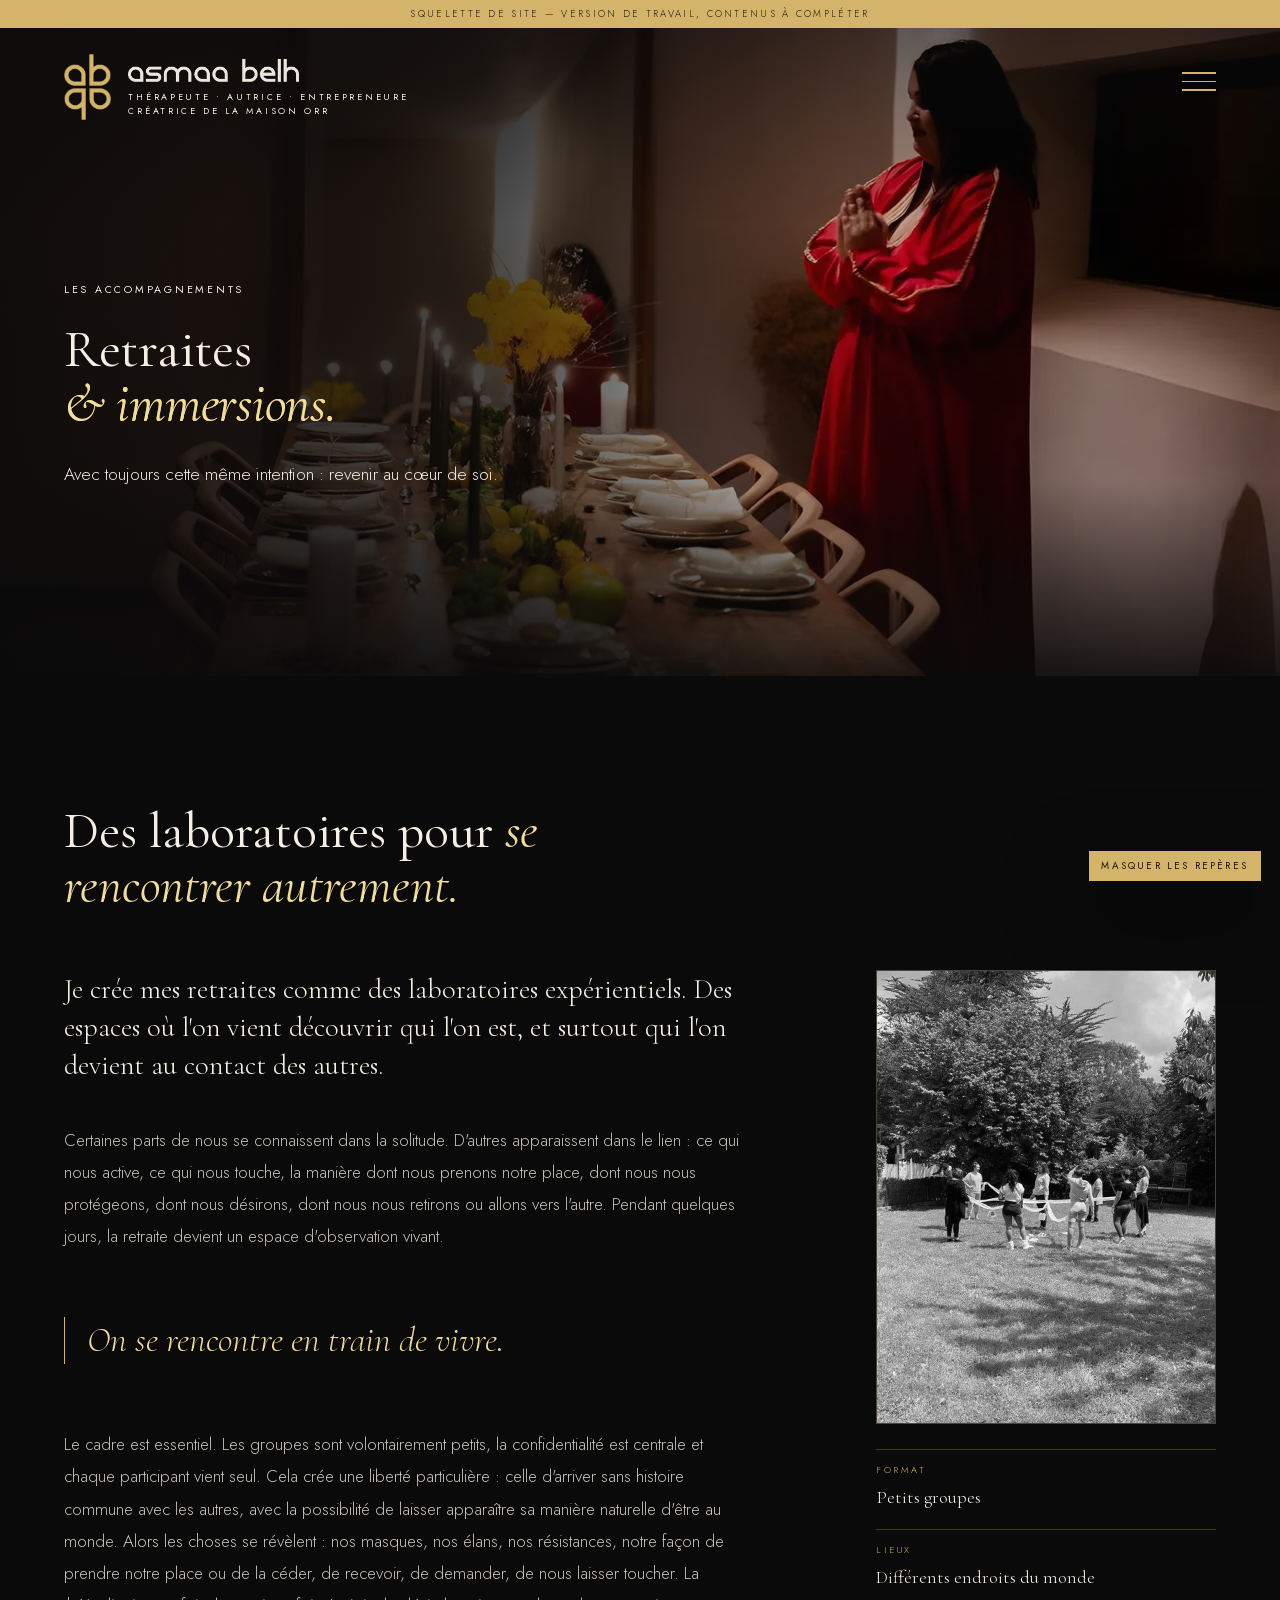
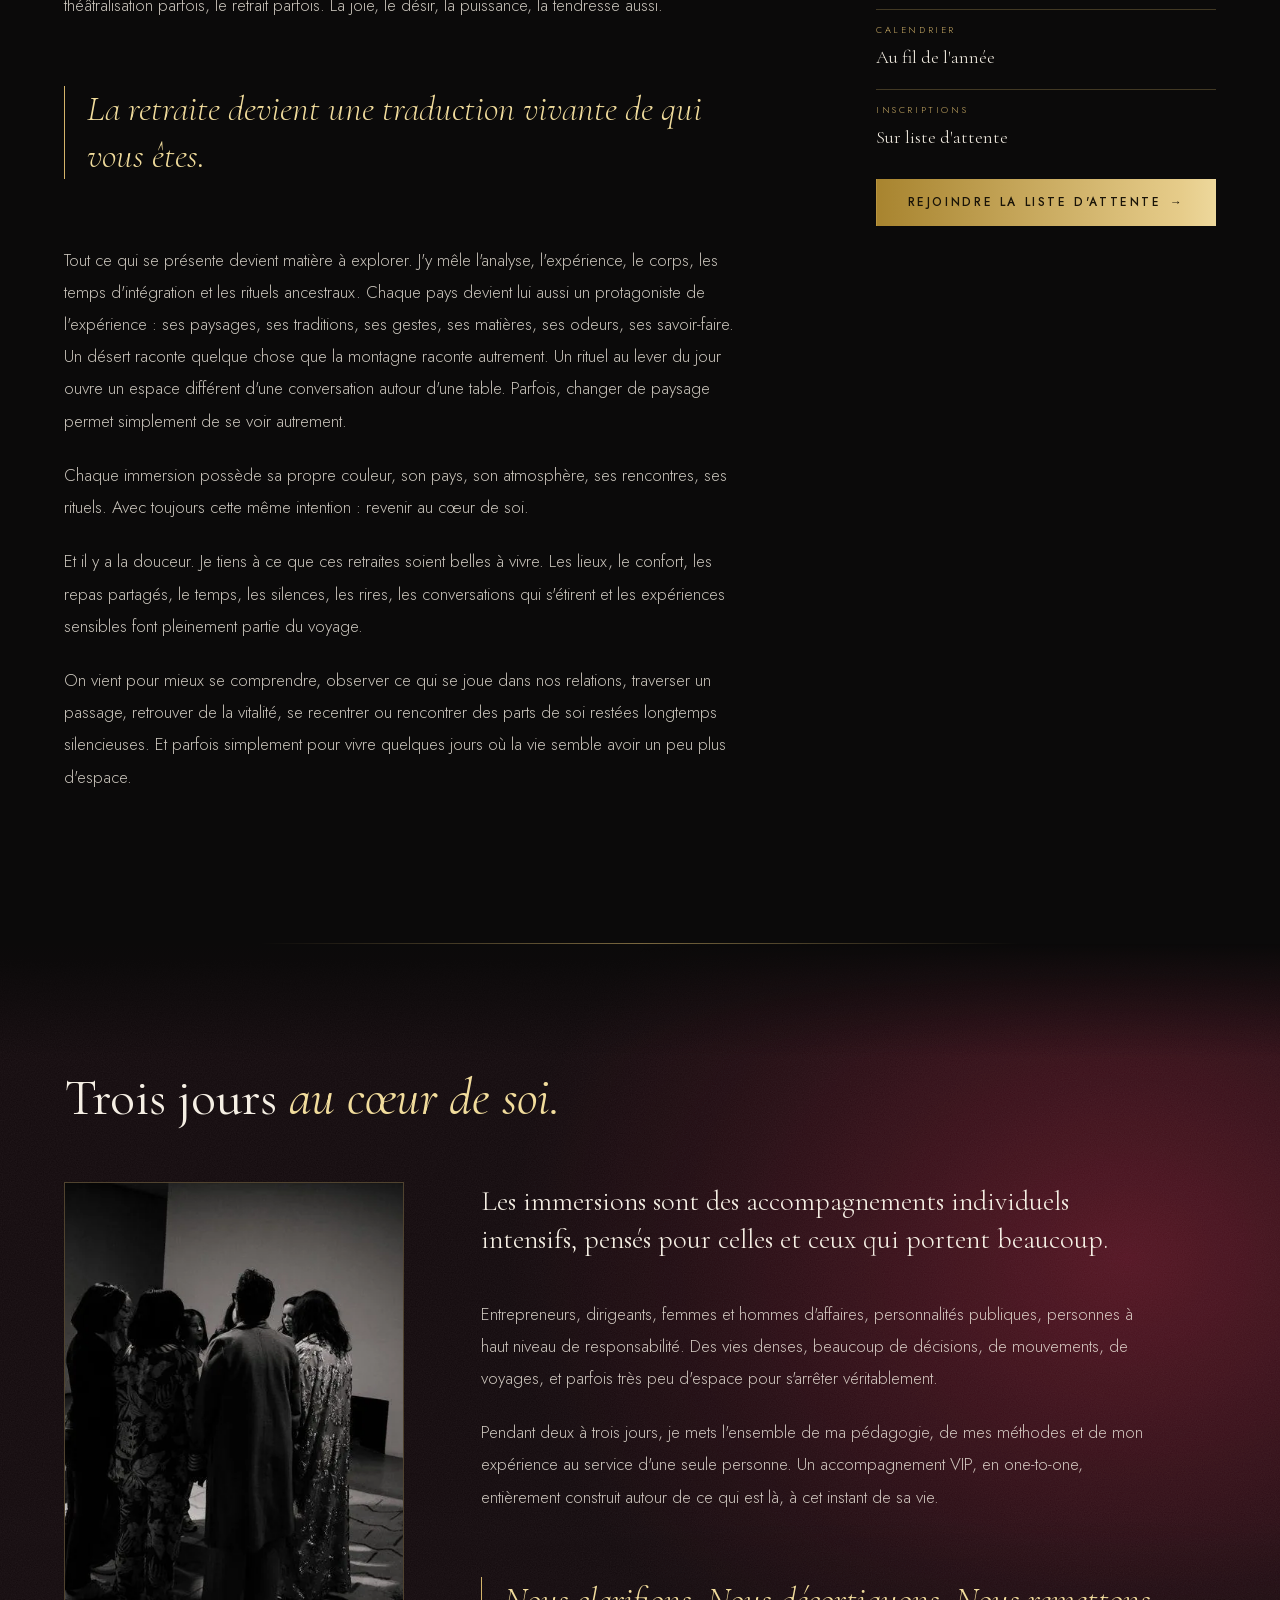
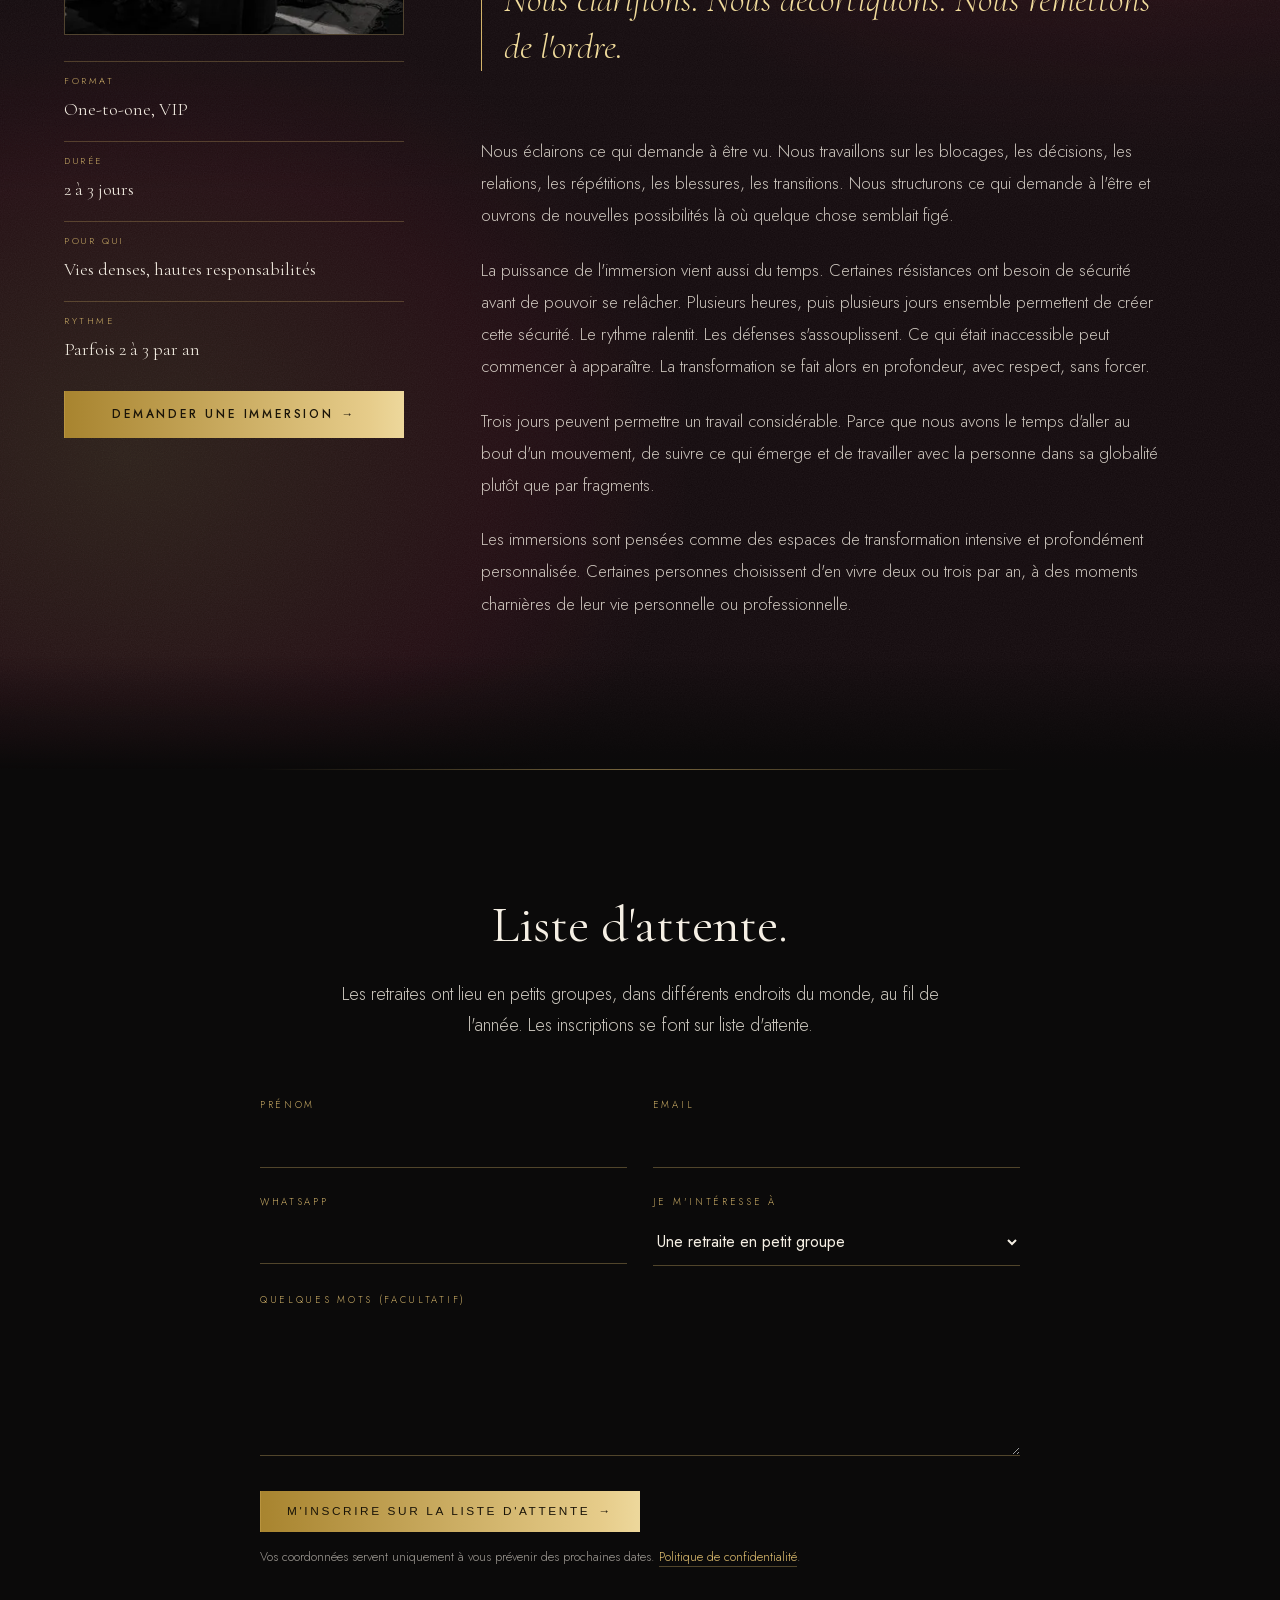
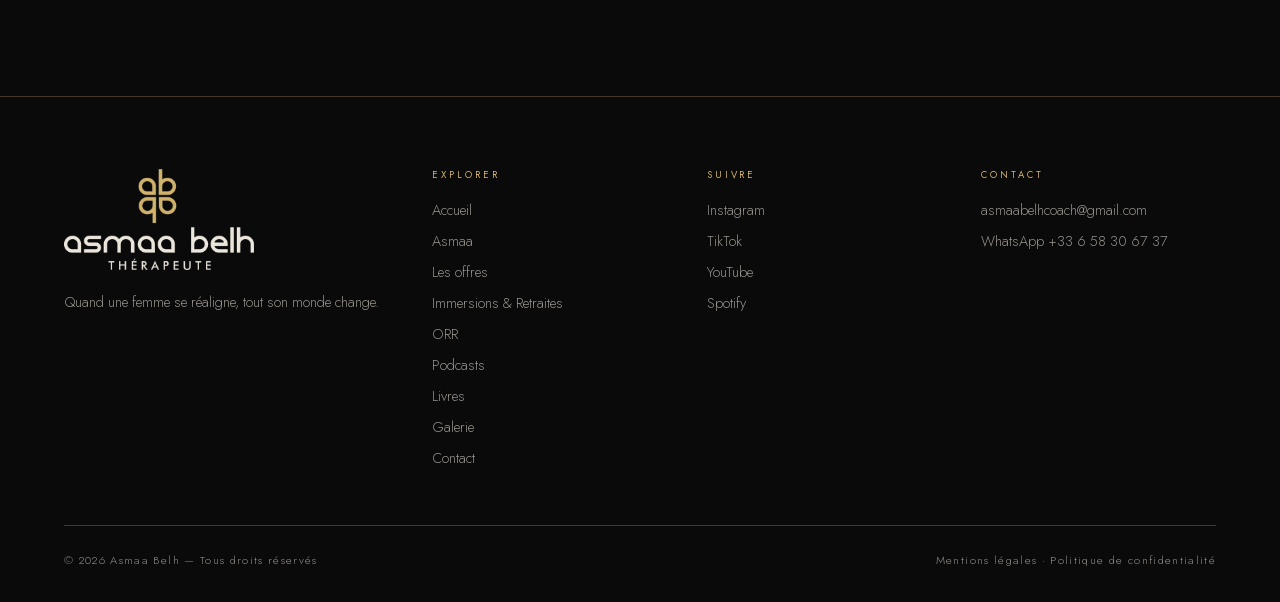
<file: immersions-retraites.html>
<!doctype html>
<html lang="fr">
<head>
  <meta charset="utf-8">
  <script>document.documentElement.classList.add("js")</script>
  <meta name="viewport" content="width=device-width, initial-scale=1">
  <meta name="robots" content="noindex, nofollow">
  <title>Les accompagnements — Retraites & Immersions | Asmaa Belh</title>
  <!-- SEO -->
  <meta name="description" content="Retraites en petits groupes à travers le monde et immersions individuelles de trois jours avec Asmaa Belh.">
  <link rel="canonical" href="https://akhimysah.github.io/asmaa-belh-site/immersions-retraites.html">
  <meta name="theme-color" content="#0b0a0a">
  <meta property="og:type" content="website">
  <meta property="og:locale" content="fr_FR">
  <meta property="og:site_name" content="Asmaa Belh">
  <meta property="og:title" content="Les accompagnements — Retraites &amp; Immersions | Asmaa Belh">
  <meta property="og:description" content="Retraites en petits groupes à travers le monde et immersions individuelles de trois jours avec Asmaa Belh.">
  <meta property="og:url" content="https://akhimysah.github.io/asmaa-belh-site/immersions-retraites.html">
  <meta property="og:image" content="https://akhimysah.github.io/asmaa-belh-site/assets/img/og-image.jpg">
  <meta property="og:image:width" content="1200">
  <meta property="og:image:height" content="630">
  <meta name="twitter:card" content="summary_large_image">
  <link rel="icon" href="assets/img/favicon.svg" type="image/svg+xml">
  <link rel="icon" href="assets/img/favicon-32.png" sizes="32x32" type="image/png">
  <link rel="apple-touch-icon" href="assets/img/apple-touch-icon.png">
  <!-- /SEO -->
  <link rel="preload" href="assets/fonts/cormorant-garamond-normal-latin.woff2" as="font" type="font/woff2" crossorigin>
  <link rel="preload" href="assets/fonts/jost-normal-latin.woff2" as="font" type="font/woff2" crossorigin>
  <link rel="stylesheet" href="assets/css/fonts.css?v=1790939170">
  <link rel="stylesheet" href="assets/css/style.css?v=1794400123">
  <noscript><style>.reveal, .hero-content > * { opacity: 1 !important; transform: none !important; } .divider { transform: none !important; }</style></noscript>
</head>
<body>

<div data-site-header><nav class="nojs-nav" aria-label="Navigation principale"><a class="nojs-logo" href="index.html">Asmaa Belh</a><a href="asmaa.html">Asmaa</a><a href="programmes.html">Les offres</a><a href="immersions-retraites.html">Immersions &amp; Retraites</a><a href="orr.html">ORR</a><a href="podcasts.html">Podcasts</a><a href="livres.html">Livres</a><a href="galerie.html">Galerie</a><a href="contact.html">Contact</a></nav></div>

<section class="hero hero-page">
  <div class="hero-media">
    <div class="photo photo-banner"><picture><source srcset="assets/img/photos/retraite-bandeau-768.webp 768w, assets/img/photos/retraite-bandeau-1280.webp 1280w, assets/img/photos/retraite-bandeau.webp 1920w" sizes="100vw" type="image/webp"><img src="assets/img/photos/retraite-bandeau.jpg" srcset="assets/img/photos/retraite-bandeau-768.jpg 768w, assets/img/photos/retraite-bandeau-1280.jpg 1280w, assets/img/photos/retraite-bandeau.jpg 1920w" sizes="100vw" alt="" width="1920" height="1282" fetchpriority="high" decoding="async"></picture></div>
  </div>
  <div class="container hero-content">
    <span class="eyebrow eyebrow-gold">Les accompagnements</span>
    <h1>Retraites <em>&amp; immersions.</em></h1>
    <p class="lead">Avec toujours cette même intention : revenir au cœur de soi.</p>
    <nav class="page-toc" aria-label="Sommaire de la page" data-rail-only>
      <a href="#retraites">Les retraites</a>
      <a href="#immersions">Les immersions</a>
      <a href="#liste-attente">Liste d'attente</a>
    </nav>
  </div>
</section>

<!-- ===== LES RETRAITES ===== -->
<section class="section" id="retraites">
  <div class="container">
    <div class="section-head reveal">
      <h2>Des laboratoires pour <em>se rencontrer autrement.</em></h2>
    </div>

    <div class="accomp-layout">
      <div class="prose reveal">
        <p class="prose-intro">Je crée mes retraites comme des laboratoires expérientiels. Des espaces où l'on vient découvrir qui l'on est, et surtout qui l'on devient au contact des autres.</p>
        <p>Certaines parts de nous se connaissent dans la solitude. D'autres apparaissent dans le lien : ce qui nous active, ce qui nous touche, la manière dont nous prenons notre place, dont nous nous protégeons, dont nous désirons, dont nous nous retirons ou allons vers l'autre. Pendant quelques jours, la retraite devient un espace d'observation vivant.</p>
        <p class="statement">On se rencontre en train de vivre.</p>
        <p>Le cadre est essentiel. Les groupes sont volontairement petits, la confidentialité est centrale et chaque participant vient seul. Cela crée une liberté particulière : celle d'arriver sans histoire commune avec les autres, avec la possibilité de laisser apparaître sa manière naturelle d'être au monde. Alors les choses se révèlent : nos masques, nos élans, nos résistances, notre façon de prendre notre place ou de la céder, de recevoir, de demander, de nous laisser toucher. La théâtralisation parfois, le retrait parfois. La joie, le désir, la puissance, la tendresse aussi.</p>
        <p class="statement">La retraite devient une traduction vivante de qui vous êtes.</p>
        <p>Tout ce qui se présente devient matière à explorer. J'y mêle l'analyse, l'expérience, le corps, les temps d'intégration et les rituels ancestraux. Chaque pays devient lui aussi un protagoniste de l'expérience : ses paysages, ses traditions, ses gestes, ses matières, ses odeurs, ses savoir-faire. Un désert raconte quelque chose que la montagne raconte autrement. Un rituel au lever du jour ouvre un espace différent d'une conversation autour d'une table. Parfois, changer de paysage permet simplement de se voir autrement.</p>
        <p>Chaque immersion possède sa propre couleur, son pays, son atmosphère, ses rencontres, ses rituels. Avec toujours cette même intention : revenir au cœur de soi.</p>
        <p>Et il y a la douceur. Je tiens à ce que ces retraites soient belles à vivre. Les lieux, le confort, les repas partagés, le temps, les silences, les rires, les conversations qui s'étirent et les expériences sensibles font pleinement partie du voyage.</p>
        <p>On vient pour mieux se comprendre, observer ce qui se joue dans nos relations, traverser un passage, retrouver de la vitalité, se recentrer ou rencontrer des parts de soi restées longtemps silencieuses. Et parfois simplement pour vivre quelques jours où la vie semble avoir un peu plus d'espace.</p>
      </div>

      <aside class="accomp-aside reveal">
        <div class="photo media ratio-portrait photo-nb"><picture><source srcset="assets/img/photos/retraite-jardin.webp" type="image/webp"><img src="assets/img/photos/retraite-jardin.jpg" alt="Pendant une retraite, en cercle dans un jardin" width="507" height="900" loading="lazy" decoding="async"></picture></div>
        <div class="aside-facts">
          <div class="fact"><span class="label">Format</span><span class="value">Petits groupes</span></div>
          <div class="fact"><span class="label">Lieux</span><span class="value">Différents endroits du monde</span></div>
          <div class="fact"><span class="label">Calendrier</span><span class="value">Au fil de l'année</span></div>
          <div class="fact"><span class="label">Inscriptions</span><span class="value">Sur liste d'attente</span></div>
        </div>
        <a href="#liste-attente" class="btn" data-choix="Une retraite en petit groupe">Rejoindre la liste d'attente <span aria-hidden="true">→</span></a>
      </aside>
    </div>
  </div>
</section>

<!-- ===== LES IMMERSIONS ===== -->
<section class="section section-sand" id="immersions">
  <div class="container">
    <div class="section-head reveal">
      <h2>Trois jours <em>au cœur de soi.</em></h2>
    </div>

    <div class="accomp-layout reverse">
      <div class="prose reveal">
        <p class="prose-intro">Les immersions sont des accompagnements individuels intensifs, pensés pour celles et ceux qui portent beaucoup.</p>
        <p>Entrepreneurs, dirigeants, femmes et hommes d'affaires, personnalités publiques, personnes à haut niveau de responsabilité. Des vies denses, beaucoup de décisions, de mouvements, de voyages, et parfois très peu d'espace pour s'arrêter véritablement.</p>
        <p>Pendant deux à trois jours, je mets l'ensemble de ma pédagogie, de mes méthodes et de mon expérience au service d'une seule personne. Un accompagnement VIP, en one-to-one, entièrement construit autour de ce qui est là, à cet instant de sa vie.</p>
        <p class="statement">Nous clarifions. Nous décortiquons. Nous remettons de l'ordre.</p>
        <p>Nous éclairons ce qui demande à être vu. Nous travaillons sur les blocages, les décisions, les relations, les répétitions, les blessures, les transitions. Nous structurons ce qui demande à l'être et ouvrons de nouvelles possibilités là où quelque chose semblait figé.</p>
        <p>La puissance de l'immersion vient aussi du temps. Certaines résistances ont besoin de sécurité avant de pouvoir se relâcher. Plusieurs heures, puis plusieurs jours ensemble permettent de créer cette sécurité. Le rythme ralentit. Les défenses s'assouplissent. Ce qui était inaccessible peut commencer à apparaître. La transformation se fait alors en profondeur, avec respect, sans forcer.</p>
        <p>Trois jours peuvent permettre un travail considérable. Parce que nous avons le temps d'aller au bout d'un mouvement, de suivre ce qui émerge et de travailler avec la personne dans sa globalité plutôt que par fragments.</p>
        <p>Les immersions sont pensées comme des espaces de transformation intensive et profondément personnalisée. Certaines personnes choisissent d'en vivre deux ou trois par an, à des moments charnières de leur vie personnelle ou professionnelle.</p>
      </div>

      <aside class="accomp-aside reveal">
        <div class="photo media ratio-portrait"><picture><source srcset="assets/img/photos/immersion.webp" type="image/webp"><img src="assets/img/photos/immersion.jpg" alt="Pendant une immersion" width="900" height="601" loading="lazy" decoding="async"></picture></div>
        <div class="aside-facts">
          <div class="fact"><span class="label">Format</span><span class="value">One-to-one, VIP</span></div>
          <div class="fact"><span class="label">Durée</span><span class="value">2 à 3 jours</span></div>
          <div class="fact"><span class="label">Pour qui</span><span class="value">Vies denses, hautes responsabilités</span></div>
          <div class="fact"><span class="label">Rythme</span><span class="value">Parfois 2 à 3 par an</span></div>
        </div>
        <a href="#liste-attente" class="btn" data-choix="Une immersion individuelle">Demander une immersion <span aria-hidden="true">→</span></a>
      </aside>
    </div>
  </div>
</section>

<!-- ===== LISTE D'ATTENTE ===== -->
<section class="section" id="liste-attente">
  <div class="container narrow">
    <div class="section-head center reveal">
      <h2>Liste d'attente.</h2>
      <p class="lead">Les retraites ont lieu en petits groupes, dans différents endroits du monde, au fil de l'année. Les inscriptions se font sur liste d'attente.</p>
    </div>
    <form class="form reveal" data-form="liste-attente" novalidate>
      <div class="form-row">
        <div class="field"><label for="wl-prenom">Prénom</label><input id="wl-prenom" name="prenom" type="text" autocomplete="given-name" required></div>
        <div class="field"><label for="wl-email">Email</label><input id="wl-email" name="email" type="email" autocomplete="email" required></div>
      </div>
      <div class="form-row">
        <div class="field"><label for="wl-tel">WhatsApp</label><input id="wl-tel" name="telephone" type="tel" autocomplete="tel" inputmode="tel" required></div>
        <div class="field">
          <label for="wl-type">Je m'intéresse à</label>
          <select id="wl-type" name="accompagnement">
            <option>Une retraite en petit groupe</option>
            <option>Une immersion individuelle</option>
            <option>Les deux</option>
          </select>
        </div>
      </div>
      <div class="field"><label for="wl-message">Quelques mots (facultatif)</label><textarea id="wl-message" name="message"></textarea></div>
      <div class="hp" aria-hidden="true"><label>Ne pas remplir ce champ<input type="text" name="_gotcha" tabindex="-1" autocomplete="off"></label></div>
      <div>
        <button type="submit" class="btn">M'inscrire sur la liste d'attente <span aria-hidden="true">→</span></button>
        <p class="form-consent">Vos coordonnées servent uniquement à vous prévenir des prochaines dates. <a href="confidentialite.html">Politique de confidentialité</a>.</p>
        <p class="form-status" role="status" aria-live="polite"></p>
      </div>
    </form>
  </div>
</section>

<div data-site-footer><footer class="nojs-foot"><a href="mentions-legales.html">Mentions légales</a><a href="confidentialite.html">Politique de confidentialité</a></footer></div>
<script src="assets/js/main.js?v=1794400123" defer></script>
</body>
</html>
</file>
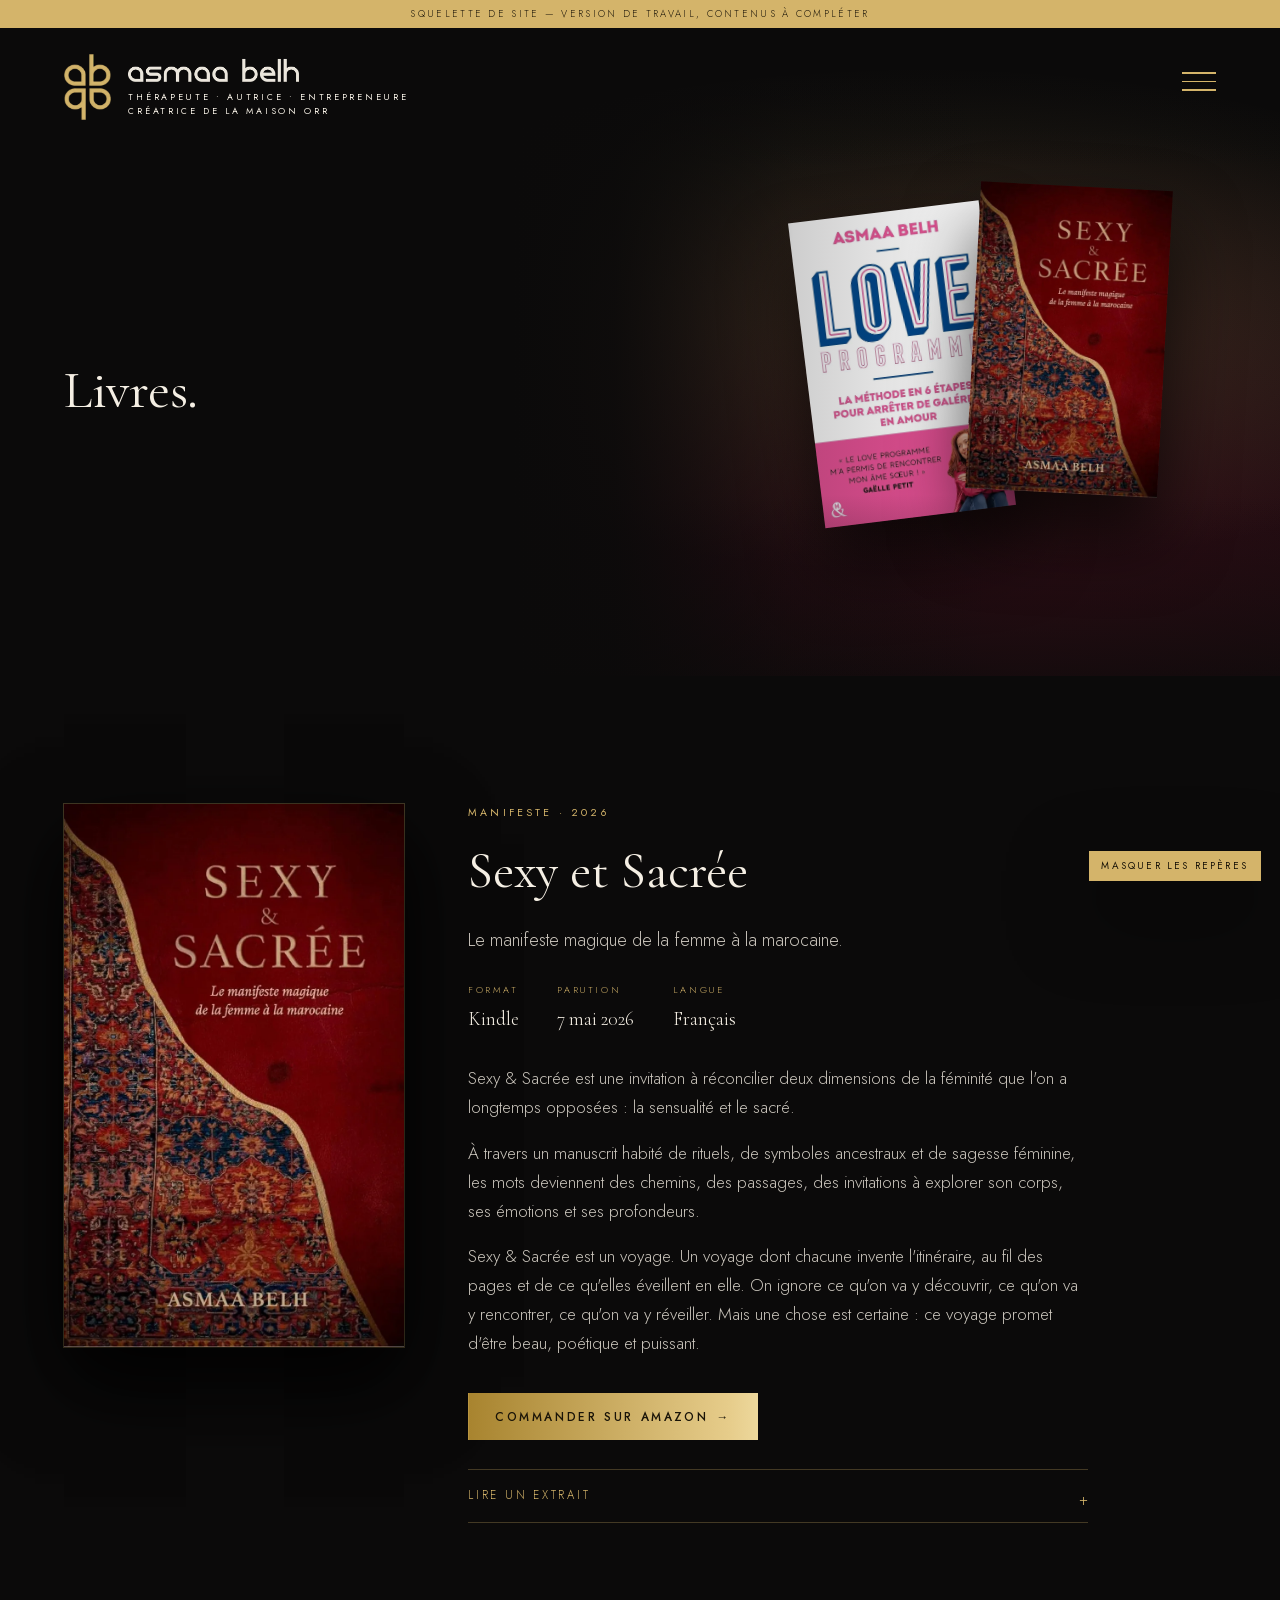
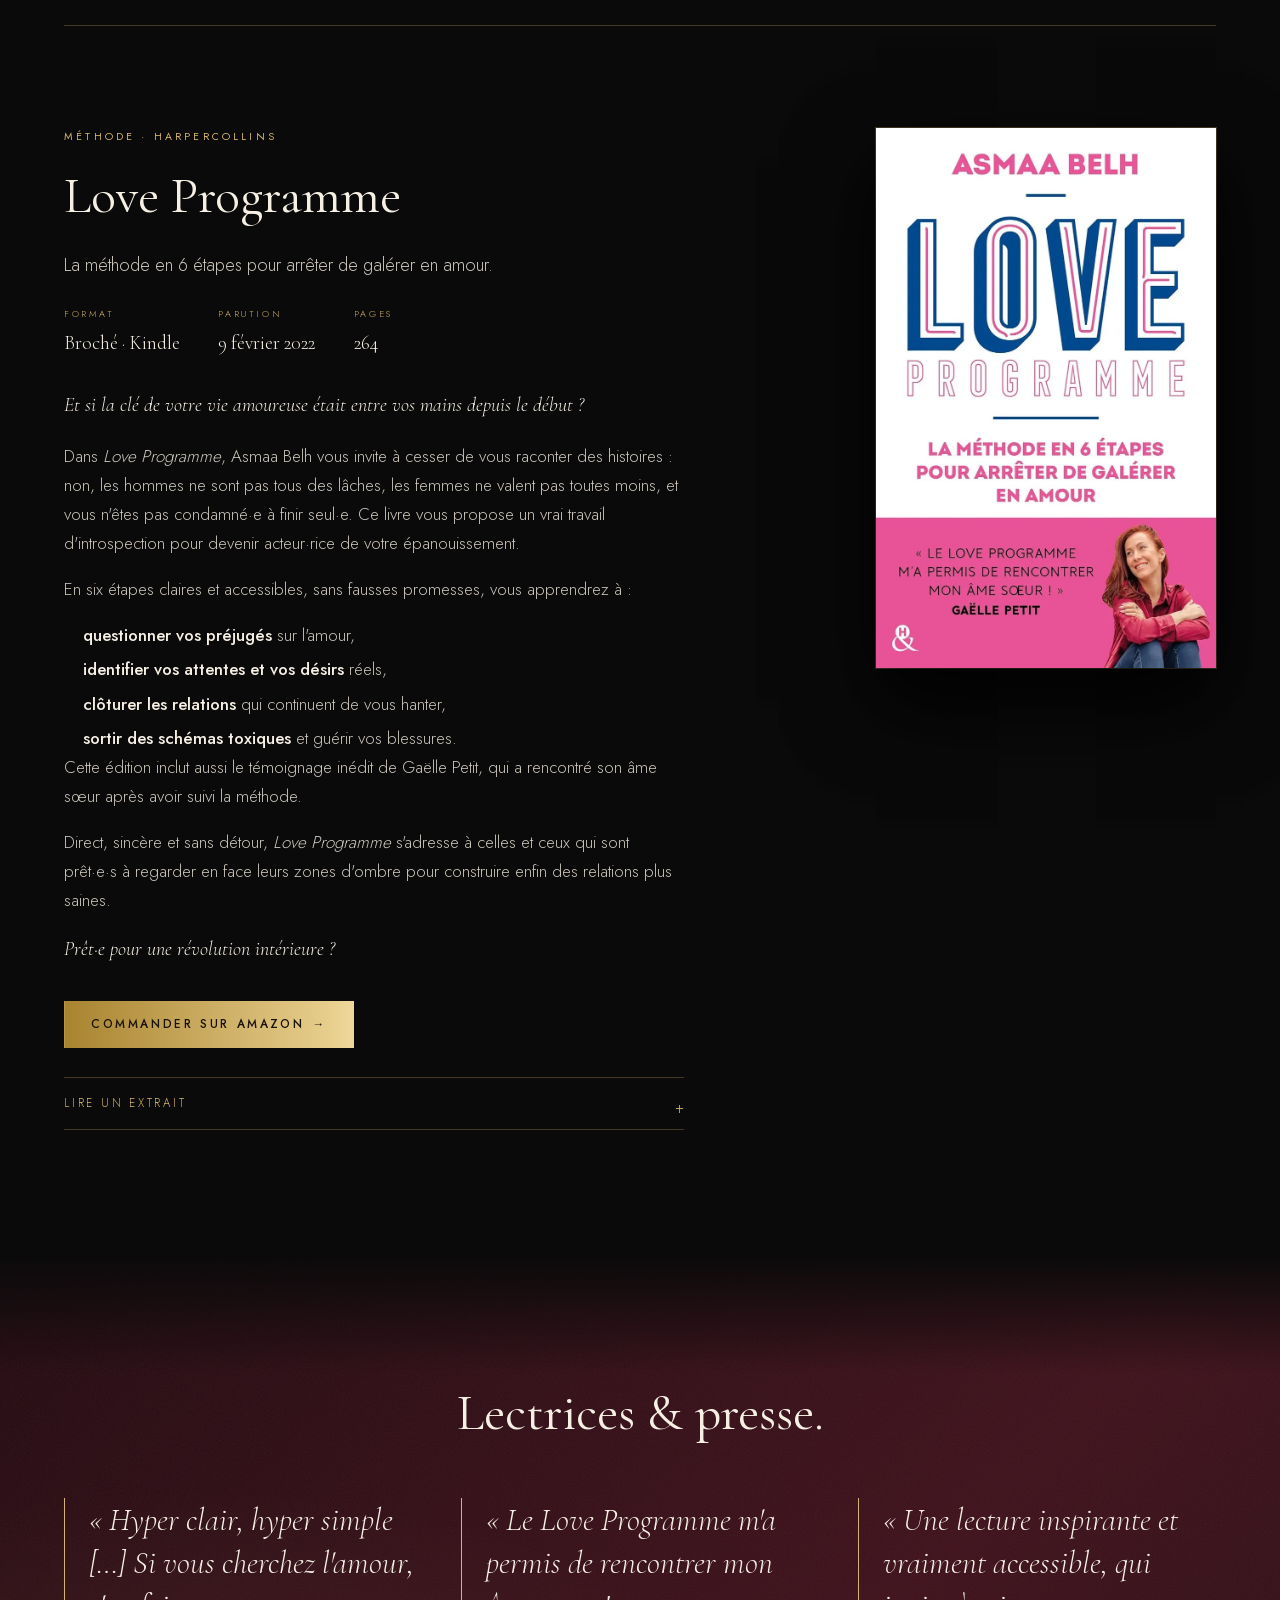
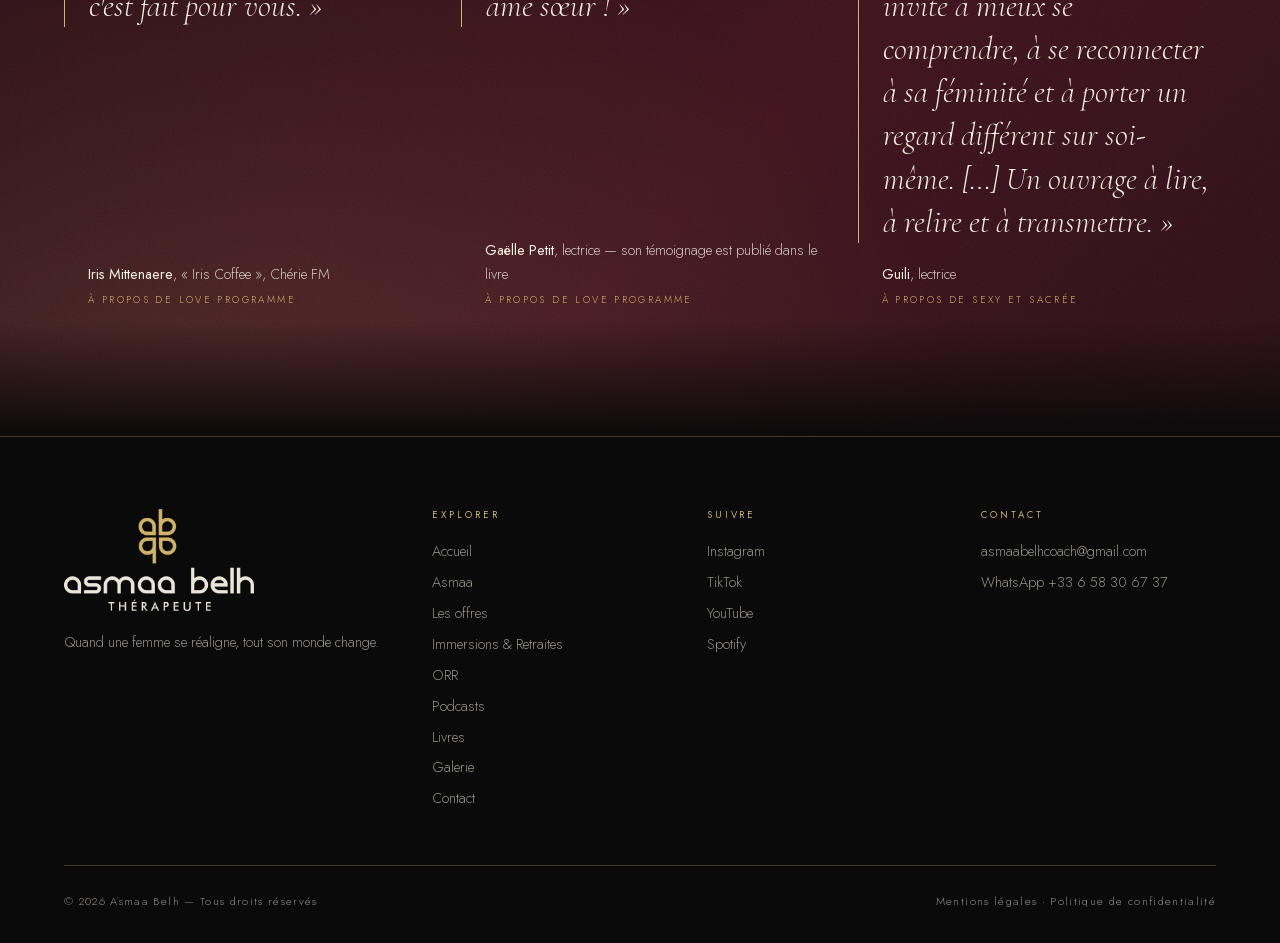
<file: livres.html>
<!doctype html>
<html lang="fr">
<head>
  <meta charset="utf-8">
  <script>document.documentElement.classList.add("js")</script>
  <meta name="viewport" content="width=device-width, initial-scale=1">
  <meta name="robots" content="noindex, nofollow">
  <title>Livres — Sexy &amp; Sacrée, Love Programme | Asmaa Belh</title>
  <!-- SEO -->
  <meta name="description" content="Sexy et Sacrée, le manifeste magique de la femme à la marocaine, et Love Programme, la méthode en 6 étapes pour arrêter de galérer en amour.">
  <link rel="canonical" href="https://akhimysah.github.io/asmaa-belh-site/livres.html">
  <meta name="theme-color" content="#0b0a0a">
  <meta property="og:type" content="website">
  <meta property="og:locale" content="fr_FR">
  <meta property="og:site_name" content="Asmaa Belh">
  <meta property="og:title" content="Livres — Sexy &amp; Sacrée, Love Programme | Asmaa Belh">
  <meta property="og:description" content="Sexy et Sacrée, le manifeste magique de la femme à la marocaine, et Love Programme, la méthode en 6 étapes pour arrêter de galérer en amour.">
  <meta property="og:url" content="https://akhimysah.github.io/asmaa-belh-site/livres.html">
  <meta property="og:image" content="https://akhimysah.github.io/asmaa-belh-site/assets/img/og-image.jpg">
  <meta property="og:image:width" content="1200">
  <meta property="og:image:height" content="630">
  <meta name="twitter:card" content="summary_large_image">
  <link rel="icon" href="assets/img/favicon.svg" type="image/svg+xml">
  <link rel="icon" href="assets/img/favicon-32.png" sizes="32x32" type="image/png">
  <link rel="apple-touch-icon" href="assets/img/apple-touch-icon.png">
  <!-- /SEO -->
  <script type="application/ld+json">{"@context": "https://schema.org", "@type": "Book", "name": "Sexy et Sacrée", "alternateName": "Sexy et Sacrée : Le manifeste magique de la femme à la marocaine", "author": {"@id": "https://akhimysah.github.io/asmaa-belh-site/#asmaa", "@type": "Person", "name": "Asmaa Belh"}, "inLanguage": "fr", "datePublished": "2026-05-07", "bookFormat": "https://schema.org/EBook", "image": "https://akhimysah.github.io/asmaa-belh-site/assets/img/livre-sexy-et-sacree.jpg", "url": "https://akhimysah.github.io/asmaa-belh-site/livres.html#sexy-et-sacree", "sameAs": "https://www.amazon.fr/dp/B0GYKPH1GW"}</script>
  <script type="application/ld+json">{"@context": "https://schema.org", "@type": "Book", "name": "Love Programme", "alternateName": "Love Programme : La méthode en 6 étapes pour arrêter de galérer en amour", "author": {"@id": "https://akhimysah.github.io/asmaa-belh-site/#asmaa", "@type": "Person", "name": "Asmaa Belh"}, "inLanguage": "fr", "datePublished": "2022-02-09", "isbn": "9782280470957", "numberOfPages": 264, "publisher": {"@type": "Organization", "name": "HarperCollins"}, "bookFormat": "https://schema.org/Paperback", "image": "https://akhimysah.github.io/asmaa-belh-site/assets/img/livre-love-programme.jpg", "url": "https://akhimysah.github.io/asmaa-belh-site/livres.html#love-programme", "sameAs": "https://www.amazon.fr/dp/2280470950"}</script>
  <link rel="preload" href="assets/fonts/cormorant-garamond-normal-latin.woff2" as="font" type="font/woff2" crossorigin>
  <link rel="preload" href="assets/fonts/jost-normal-latin.woff2" as="font" type="font/woff2" crossorigin>
  <link rel="stylesheet" href="assets/css/fonts.css?v=1790939170">
  <link rel="stylesheet" href="assets/css/style.css?v=1794400123">
  <noscript><style>.reveal, .hero-content > * { opacity: 1 !important; transform: none !important; } .divider { transform: none !important; }</style></noscript>
</head>
<body>

<div data-site-header><nav class="nojs-nav" aria-label="Navigation principale"><a class="nojs-logo" href="index.html">Asmaa Belh</a><a href="asmaa.html">Asmaa</a><a href="programmes.html">Les offres</a><a href="immersions-retraites.html">Immersions &amp; Retraites</a><a href="orr.html">ORR</a><a href="podcasts.html">Podcasts</a><a href="livres.html">Livres</a><a href="galerie.html">Galerie</a><a href="contact.html">Contact</a></nav></div>

<section class="hero hero-page">
  <div class="hero-media">
    <div class="books-hero" aria-hidden="true"><span class="bh bh-1"><picture><source srcset="assets/img/livre-love-programme.webp" type="image/webp"><img src="assets/img/livre-love-programme.jpg" alt=""></picture></span><span class="bh bh-2"><picture><source srcset="assets/img/livre-sexy-et-sacree.webp" type="image/webp"><img src="assets/img/livre-sexy-et-sacree.jpg" alt=""></picture></span></div>
  </div>
  <div class="container hero-content">
    <h1>Livres.</h1>
  </div>
</section>

<section class="section" id="tous">
  <div class="container">

    <!-- ===== LIVRE 1 ===== -->
    <article class="book" id="sexy-et-sacree">
      <div class="book-cover reveal">
        <picture><source srcset="assets/img/livre-sexy-et-sacree.webp" type="image/webp"><img class="cover-img" src="assets/img/livre-sexy-et-sacree.jpg" width="800" height="1279" alt="Couverture du livre Sexy et Sacrée" loading="lazy" onerror="this.closest('.book-cover, .card-cover').classList.add('cover-missing')"></picture>
      </div>
      <div class="reveal">
        <span class="eyebrow">Manifeste · 2026</span>
        <h2>Sexy et Sacrée</h2>
        <p class="lead">Le manifeste magique de la femme à la marocaine.</p>
        <dl class="book-facts">
          <div><dt>Format</dt><dd>Kindle</dd></div>
          <div><dt>Parution</dt><dd>7 mai 2026</dd></div>
          <div><dt>Langue</dt><dd>Français</dd></div>
        </dl>
        <div class="book-text">
          <p>Sexy &amp; Sacrée est une invitation à réconcilier deux dimensions de la féminité que l'on a longtemps opposées : la sensualité et le sacré.</p>
          <p>À travers un manuscrit habité de rituels, de symboles ancestraux et de sagesse féminine, les mots deviennent des chemins, des passages, des invitations à explorer son corps, ses émotions et ses profondeurs.</p>
          <p>Sexy &amp; Sacrée est un voyage. Un voyage dont chacune invente l'itinéraire, au fil des pages et de ce qu'elles éveillent en elle. On ignore ce qu'on va y découvrir, ce qu'on va y rencontrer, ce qu'on va y réveiller. Mais une chose est certaine : ce voyage promet d'être beau, poétique et puissant.</p>
        </div>
        <div class="btn-row">
          <a href="https://www.amazon.fr/dp/B0GYKPH1GW" class="btn" target="_blank" rel="noopener">Commander sur Amazon <span aria-hidden="true">→</span></a>
        </div>
        <details class="book-extract">
          <summary>Lire un extrait</summary>
          <div class="book-extract-text">
            <p>Je pourrais dire que c'est difficile d'être une femme, mais je préfère te dire que c'est une lutte constante. Aujourd'hui, à présent, c'est difficile.</p>
            <p>C'est difficile lorsque je cherche des modèles à suivre, lorsque je me compare aux autres.</p>
            <p>C'est difficile de voir celles qui semblent plus belles, plus grandes, celles qui gagnent plus d'argent que moi, celles qui sont plus connues ou qui détiennent une autorité que je pourrais envier.</p>
            <p>C'est difficile d'être la femme que ma mère voudrait que je sois, celle que mon père espère, celle que mes frères imaginent, celle que mes professeurs exigent, ou celle que mon mari attend. Chacune de ces attentes m'éloigne un peu plus de la femme que je suis réellement.</p>
            <p>Comprendre qui je suis, découvrir la femme que je suis vraiment, devient alors un défi impossible si je reste prisonnière des projections de ce que les autres pensent des femmes.</p>
            <p>Comment pourrais-je rencontrer ma singularité, ma féminité, mes élans, mes talents, tout ce que je suis et que j'ignore encore, si je suis accaparée par les désirs et les attentes, conscientes ou inconscientes, des autres ?</p>
            <p>C'est tout simplement impossible. Alors, il a fallu que je déconstruise ce monde. Il a fallu que je m'éloigne de ces modèles, que je comprenne qu'il existe d'autres façons d'être femme. C'est cette quête qui m'a poussée à écrire ce texte. Un texte où la femme que je suis se découvre un peu plus chaque jour, où elle apprend à s'inspirer de ce qui lui importe réellement. Un texte où je mets en lumière ce qui compte pour moi dans mon expérience de femme.</p>
            <p>Il est temps de réaliser qu'il n'existe pas une seule manière d'être une femme, pas une seule façon d'être mère, épouse, ou d'exister.</p>
          </div>
        </details>
      </div>
    </article>

    <!-- ===== LIVRE 2 ===== -->
    <article class="book reverse" id="love-programme">
      <div class="book-cover reveal">
        <picture><source srcset="assets/img/livre-love-programme.webp" type="image/webp"><img class="cover-img" src="assets/img/livre-love-programme.jpg" width="800" height="1271" alt="Couverture du livre Love Programme" loading="lazy" onerror="this.closest('.book-cover, .card-cover').classList.add('cover-missing')"></picture>
      </div>
      <div class="reveal">
        <span class="eyebrow">Méthode · HarperCollins</span>
        <h2>Love Programme</h2>
        <p class="lead">La méthode en 6 étapes pour arrêter de galérer en amour.</p>
        <dl class="book-facts">
          <div><dt>Format</dt><dd>Broché · Kindle</dd></div>
          <div><dt>Parution</dt><dd>9 février 2022</dd></div>
          <div><dt>Pages</dt><dd>264</dd></div>
        </dl>
        <div class="book-text">
          <p class="book-hook">Et si la clé de votre vie amoureuse était entre vos mains depuis le début ?</p>
          <p>Dans <em>Love Programme</em>, Asmaa Belh vous invite à cesser de vous raconter des histoires : non, les hommes ne sont pas tous des lâches, les femmes ne valent pas toutes moins, et vous n'êtes pas condamné·e à finir seul·e. Ce livre vous propose un vrai travail d'introspection pour devenir acteur·rice de votre épanouissement.</p>
          <p>En six étapes claires et accessibles, sans fausses promesses, vous apprendrez à :</p>
          <ul class="book-list">
            <li><strong>questionner vos préjugés</strong> sur l'amour,</li>
            <li><strong>identifier vos attentes et vos désirs</strong> réels,</li>
            <li><strong>clôturer les relations</strong> qui continuent de vous hanter,</li>
            <li><strong>sortir des schémas toxiques</strong> et guérir vos blessures.</li>
          </ul>
          <p>Cette édition inclut aussi le témoignage inédit de Gaëlle Petit, qui a rencontré son âme sœur après avoir suivi la méthode.</p>
          <p>Direct, sincère et sans détour, <em>Love Programme</em> s'adresse à celles et ceux qui sont prêt·e·s à regarder en face leurs zones d'ombre pour construire enfin des relations plus saines.</p>
          <p class="book-hook">Prêt·e pour une révolution intérieure ?</p>
        </div>
        <div class="btn-row">
          <a href="https://www.amazon.fr/dp/2280470950" class="btn" target="_blank" rel="noopener">Commander sur Amazon <span aria-hidden="true">→</span></a>
        </div>
        <details class="book-extract">
          <summary>Lire un extrait</summary>
          <div class="book-extract-text">
            <p>Née en 1983 dans un petit village au milieu des montagnes du Rif dans le nord du Maroc, porte en moi la culture berbère. Je suis donc une femme qui vient d'une tradition orale, et pour qui la transmission est une valeur fondamentale et profondément liée au cadre familial. Enfant, j'ai passé beaucoup de temps à écouter ma grand-mère me raconter sa vie - la vie des nôtres, ce partage était pour moi comme un trésor précieux qu'il fallait garder et protéger. Le soir, dans le patio de la maison, toute ma famille se retrouvait, oncles, frères, cousins, cousines, autour d'un bon thé à la menthe pour se raconter. À cette époque où la télévision peinait encore à arriver, la parole était notre principal outil pour exister avec les autres, pour exister pour les autres et pour soi. Cette culture des mots se retrouve aussi dans nos chants traditionnels - les izran -, ces mélodies envoûtantes et poétiques qui servent à passer tantôt des messages politiques, tantôt des déclarations amoureuses. Ces chants qui sont parfumés de joie, d'espoir, parfois de colère et de tristesse - toujours, de vie - se transmettent de génération en génération et évoluent, se transforment entre les lèvres de la personne qui les chante pour raconter nos amours, nos attentes, nos bonheurs.</p>
            <p>Alors, je sais parler ; la parole est pour moi une amie fidèle, un outil que je maîtrise avec aisance. Plus encore, m'exprimer, porter les mots, les faire vibrer, les chanter, les aligner me procure un plaisir fort, je me sens libre quand je parle. Je me sens vivante. J'ai découvert auprès de mon père l'importance de savoir élever sa voix : il m'a expliqué très tôt que si je n'apprenais pas à dire, les autres diraient pour moi ! Alors, j'ai porté mes mots, mais aussi ceux des autres, notamment à travers le Asmaa Belh podcast qui m'offre une très belle plate-forme d'expression. Les mots ont du pouvoir et j'aime les utiliser pour prendre le mien, j'aime les mettre à mon service et à celui des autres : cela me donne de la force, me stimule et me donne l'impression que je suis utile.</p>
          </div>
        </details>
      </div>
    </article>


  </div>
</section>

<!-- AVIS -->
<section class="section section-plum">
  <div class="container">
    <div class="section-head center reveal">
      <h2>Lectrices &amp; presse.</h2>
    </div>
    <div class="grid reviews-grid">
      <figure class="review reveal"><blockquote class="quote">« Hyper clair, hyper simple […] Si vous cherchez l'amour, c'est fait pour vous. »</blockquote><figcaption><strong>Iris Mittenaere</strong>, « Iris Coffee », Chérie FM<span class="review-book">À propos de Love Programme</span></figcaption></figure>
      <figure class="review reveal"><blockquote class="quote">« Le Love Programme m'a permis de rencontrer mon âme sœur ! »</blockquote><figcaption><strong>Gaëlle Petit</strong>, lectrice — son témoignage est publié dans le livre<span class="review-book">À propos de Love Programme</span></figcaption></figure>
      <figure class="review reveal"><blockquote class="quote">« Une lecture inspirante et vraiment accessible, qui invite à mieux se comprendre, à se reconnecter à sa féminité et à porter un regard différent sur soi-même. […] Un ouvrage à lire, à relire et à transmettre.&#160;»</blockquote><figcaption><strong>Guili</strong>, lectrice<span class="review-book">À propos de Sexy et Sacrée</span></figcaption></figure>
    </div>
  </div>
</section>

<div data-site-footer><footer class="nojs-foot"><a href="mentions-legales.html">Mentions légales</a><a href="confidentialite.html">Politique de confidentialité</a></footer></div>
<script src="assets/js/main.js?v=1794400123" defer></script>
</body>
</html>
</file>
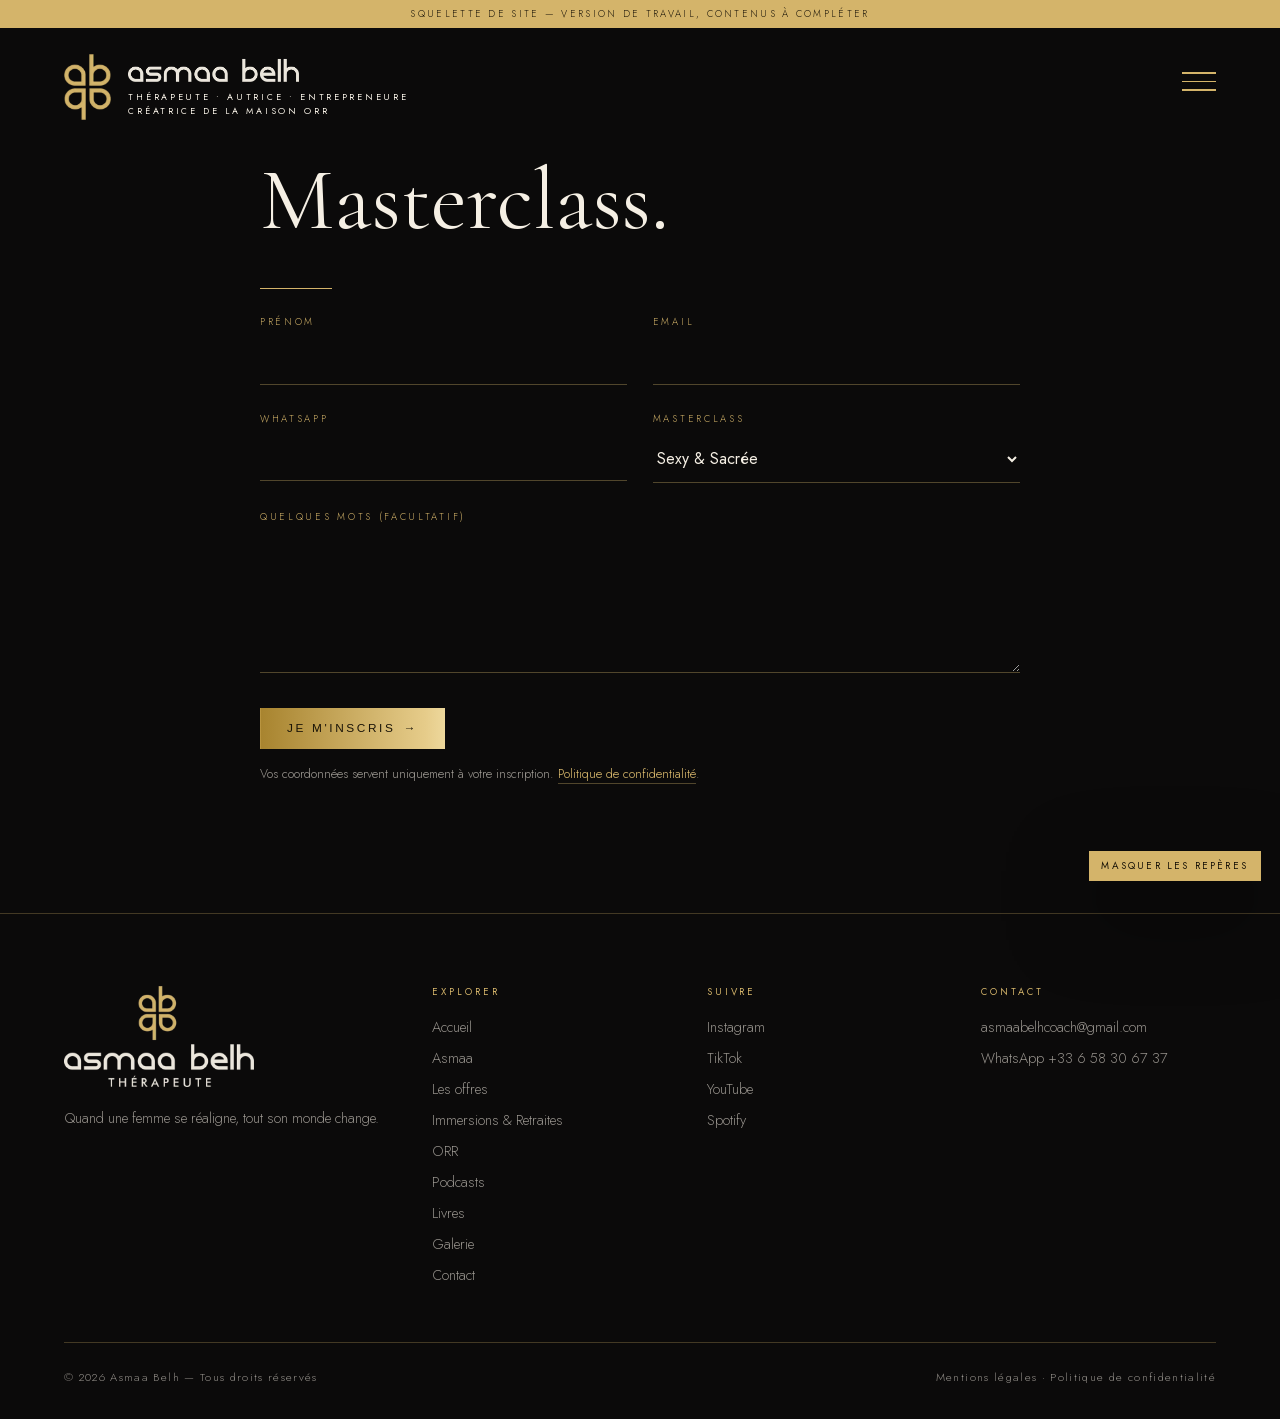
<file: masterclass.html>
<!doctype html>
<html lang="fr">
<head>
  <meta charset="utf-8">
  <script>document.documentElement.classList.add("js")</script>
  <meta name="viewport" content="width=device-width, initial-scale=1">
  <meta name="robots" content="noindex, nofollow">
  <title>Masterclass — Inscription | Asmaa Belh</title>
  <!-- SEO -->
  <meta name="description" content="Inscription aux masterclass d&#x27;Asmaa Belh.">
  <link rel="canonical" href="https://akhimysah.github.io/asmaa-belh-site/masterclass.html">
  <meta name="theme-color" content="#0b0a0a">
  <meta property="og:type" content="website">
  <meta property="og:locale" content="fr_FR">
  <meta property="og:site_name" content="Asmaa Belh">
  <meta property="og:title" content="Masterclass — Inscription | Asmaa Belh">
  <meta property="og:description" content="Inscription aux masterclass d&#x27;Asmaa Belh.">
  <meta property="og:url" content="https://akhimysah.github.io/asmaa-belh-site/masterclass.html">
  <meta property="og:image" content="https://akhimysah.github.io/asmaa-belh-site/assets/img/og-image.jpg">
  <meta property="og:image:width" content="1200">
  <meta property="og:image:height" content="630">
  <meta name="twitter:card" content="summary_large_image">
  <link rel="icon" href="assets/img/favicon.svg" type="image/svg+xml">
  <link rel="icon" href="assets/img/favicon-32.png" sizes="32x32" type="image/png">
  <link rel="apple-touch-icon" href="assets/img/apple-touch-icon.png">
  <!-- /SEO -->
  <link rel="preload" href="assets/fonts/cormorant-garamond-normal-latin.woff2" as="font" type="font/woff2" crossorigin>
  <link rel="preload" href="assets/fonts/jost-normal-latin.woff2" as="font" type="font/woff2" crossorigin>
  <link rel="stylesheet" href="assets/css/fonts.css?v=1790939170">
  <link rel="stylesheet" href="assets/css/style.css?v=1794400123">
  <noscript><style>.reveal, .hero-content > * { opacity: 1 !important; transform: none !important; } .divider { transform: none !important; }</style></noscript>
</head>
<body>

<div data-site-header><nav class="nojs-nav" aria-label="Navigation principale"><a class="nojs-logo" href="index.html">Asmaa Belh</a><a href="asmaa.html">Asmaa</a><a href="programmes.html">Les offres</a><a href="immersions-retraites.html">Immersions &amp; Retraites</a><a href="orr.html">ORR</a><a href="podcasts.html">Podcasts</a><a href="livres.html">Livres</a><a href="galerie.html">Galerie</a><a href="contact.html">Contact</a></nav></div>

<section class="section" style="padding-top:clamp(8rem,14vh,11rem)">
  <div class="container narrow">
    <div class="reveal">
      <h1 class="hero-title-xl" style="font-size:clamp(3rem,7vw,5.5rem);line-height:1">Masterclass.</h1>
      <div class="divider"></div>
    </div>
    <form class="form reveal" data-form="masterclass" novalidate>
      <div class="form-row">
        <div class="field"><label for="mc-prenom">Prénom</label><input id="mc-prenom" name="prenom" type="text" autocomplete="given-name" required></div>
        <div class="field"><label for="mc-email">Email</label><input id="mc-email" name="email" type="email" autocomplete="email" required></div>
      </div>
      <div class="form-row">
        <div class="field"><label for="mc-tel">WhatsApp</label><input id="mc-tel" name="telephone" type="tel" autocomplete="tel" inputmode="tel" required></div>
        <div class="field">
          <label for="mc-choix">Masterclass</label>
          <select id="mc-choix" name="masterclass">
            <option value="sexy-et-sacree">Sexy &amp; Sacrée</option>
            <option value="cartographie">Cartographie</option>
            <option value="conversation-difficile">Avoir une conversation difficile</option>
            <option value="comprendre-ma-femme">Comprendre ma femme</option>
          </select>
        </div>
      </div>
      <div class="field"><label for="mc-message">Quelques mots (facultatif)</label><textarea id="mc-message" name="message"></textarea></div>
      <div class="hp" aria-hidden="true"><label>Ne pas remplir ce champ<input type="text" name="_gotcha" tabindex="-1" autocomplete="off"></label></div>
      <div>
        <button type="submit" class="btn btn-solid">Je m'inscris <span aria-hidden="true">→</span></button>
        <p class="form-consent">Vos coordonnées servent uniquement à votre inscription. <a href="confidentialite.html">Politique de confidentialité</a>.</p>
        <p class="form-status" role="status" aria-live="polite"></p>
      </div>
    </form>
  </div>
</section>

<div data-site-footer><footer class="nojs-foot"><a href="mentions-legales.html">Mentions légales</a><a href="confidentialite.html">Politique de confidentialité</a></footer></div>
<script src="assets/js/main.js?v=1794400123" defer></script>
</body>
</html>
</file>
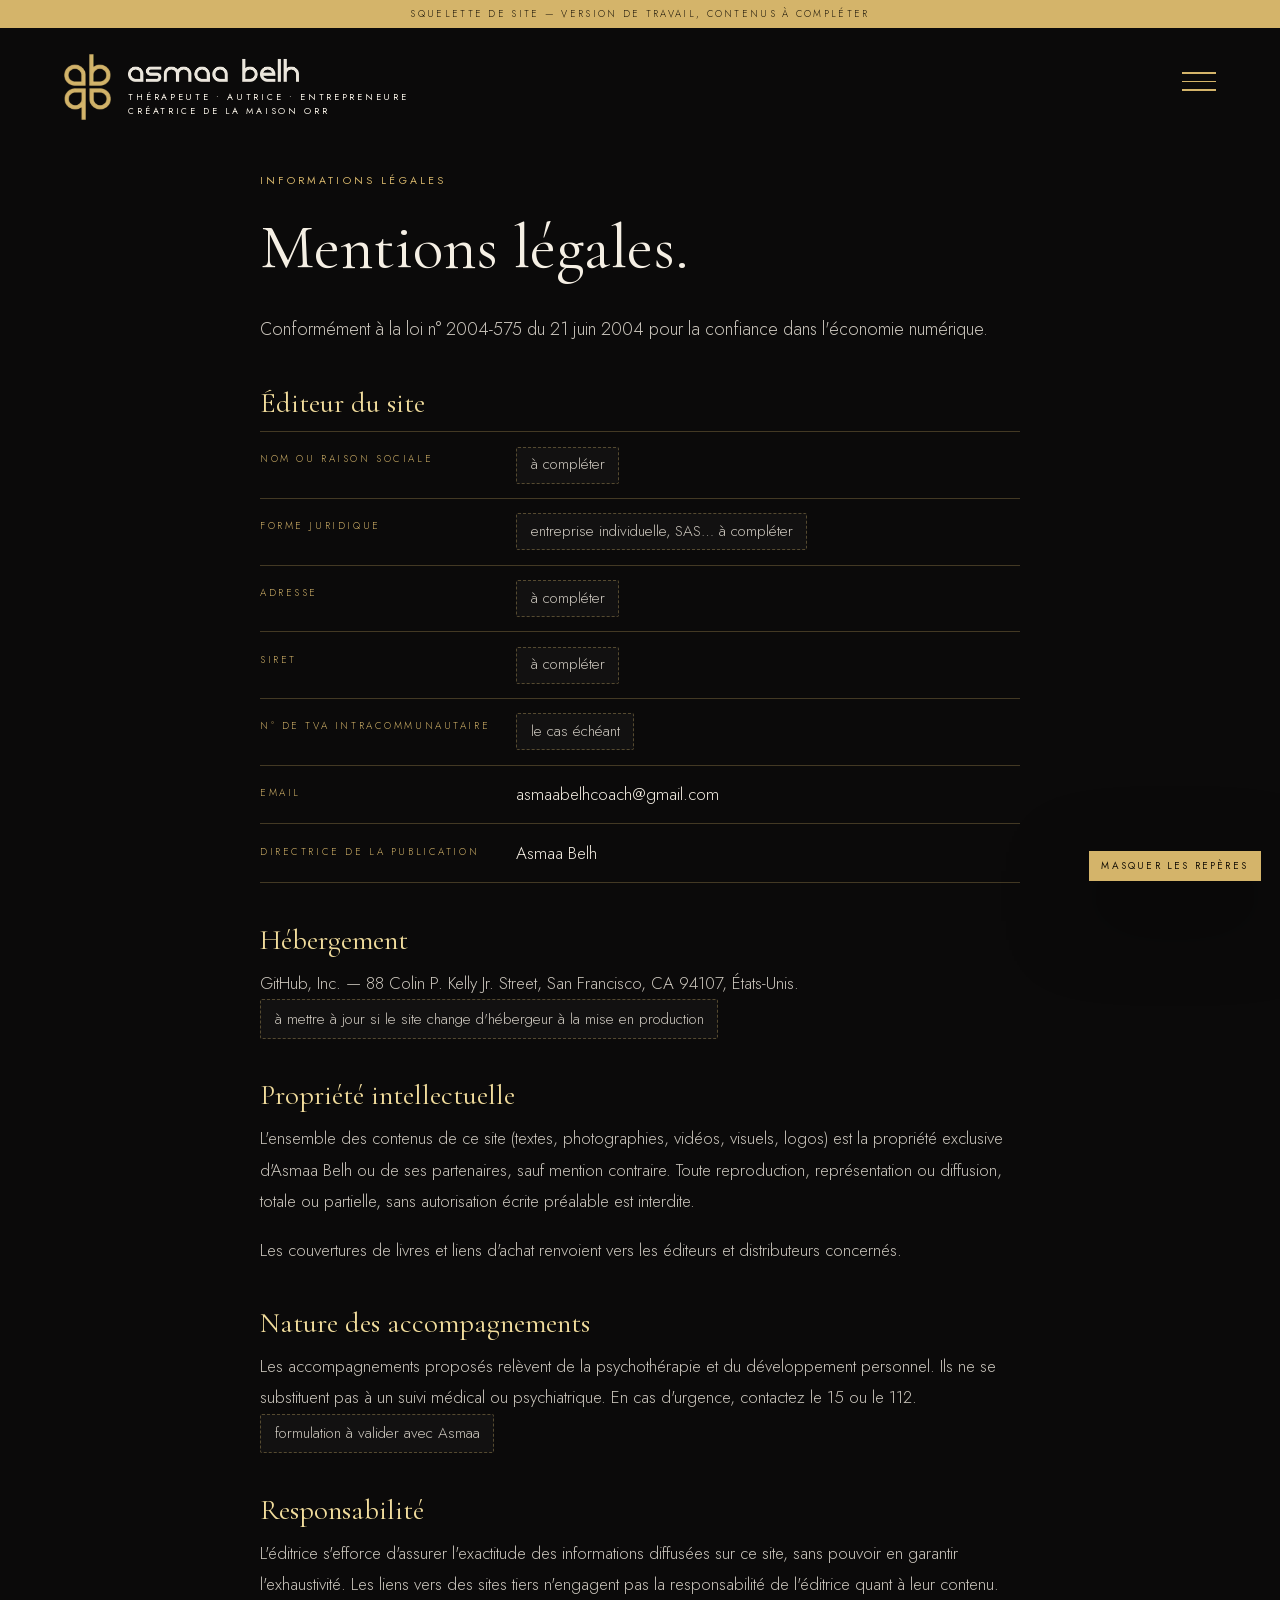
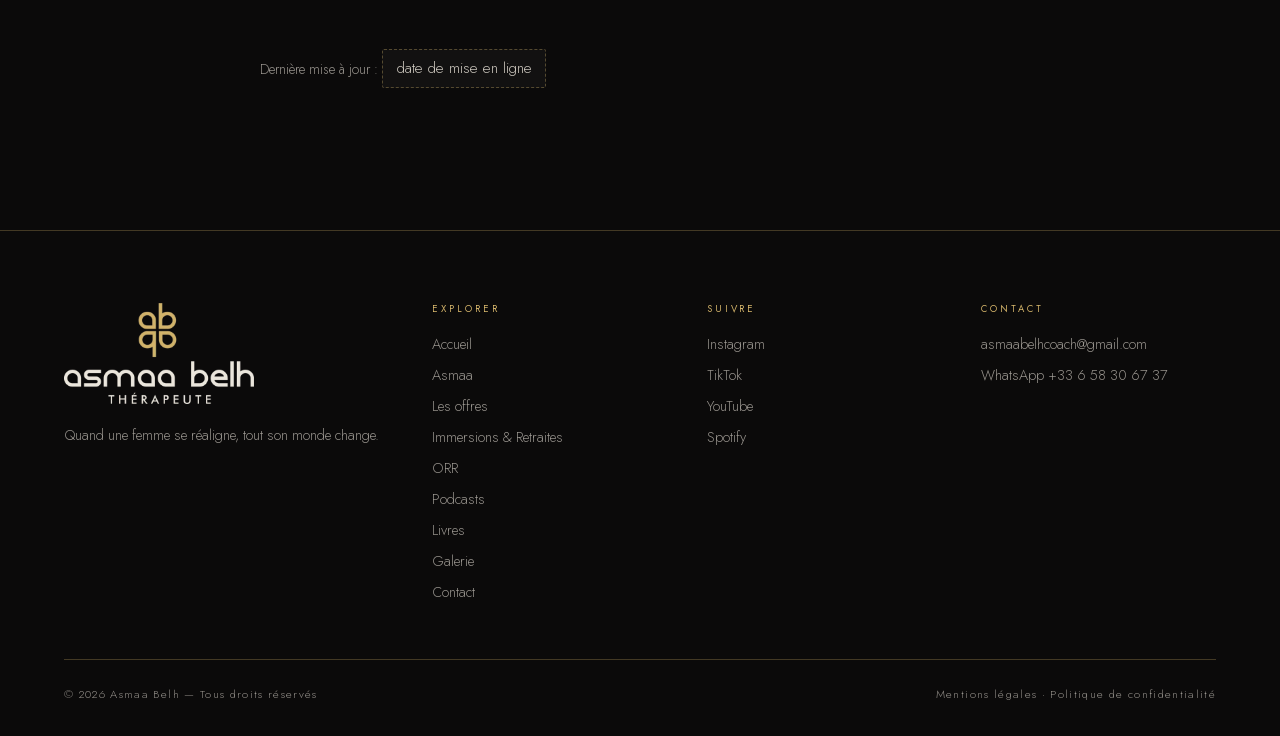
<file: mentions-legales.html>
<!doctype html>
<html lang="fr">
<head>
  <meta charset="utf-8">
  <script>document.documentElement.classList.add("js")</script>
  <meta name="viewport" content="width=device-width, initial-scale=1">
  <meta name="robots" content="noindex, nofollow">
  <title>Mentions légales | Asmaa Belh</title>
  <!-- SEO -->
  <meta name="description" content="Mentions légales du site d&#x27;Asmaa Belh : éditeur, hébergement, propriété intellectuelle et nature des accompagnements proposés.">
  <link rel="canonical" href="https://akhimysah.github.io/asmaa-belh-site/mentions-legales.html">
  <meta name="theme-color" content="#0b0a0a">
  <meta property="og:type" content="website">
  <meta property="og:locale" content="fr_FR">
  <meta property="og:site_name" content="Asmaa Belh">
  <meta property="og:title" content="Mentions légales | Asmaa Belh">
  <meta property="og:description" content="Mentions légales du site d&#x27;Asmaa Belh : éditeur, hébergement, propriété intellectuelle et nature des accompagnements proposés.">
  <meta property="og:url" content="https://akhimysah.github.io/asmaa-belh-site/mentions-legales.html">
  <meta property="og:image" content="https://akhimysah.github.io/asmaa-belh-site/assets/img/og-image.jpg">
  <meta property="og:image:width" content="1200">
  <meta property="og:image:height" content="630">
  <meta name="twitter:card" content="summary_large_image">
  <link rel="icon" href="assets/img/favicon.svg" type="image/svg+xml">
  <link rel="icon" href="assets/img/favicon-32.png" sizes="32x32" type="image/png">
  <link rel="apple-touch-icon" href="assets/img/apple-touch-icon.png">
  <!-- /SEO -->
  <link rel="preload" href="assets/fonts/cormorant-garamond-normal-latin.woff2" as="font" type="font/woff2" crossorigin>
  <link rel="preload" href="assets/fonts/jost-normal-latin.woff2" as="font" type="font/woff2" crossorigin>
  <link rel="stylesheet" href="assets/css/fonts.css?v=1790939170">
  <link rel="stylesheet" href="assets/css/style.css?v=1794400123">
  <noscript><style>.reveal, .hero-content > * { opacity: 1 !important; transform: none !important; } .divider { transform: none !important; }</style></noscript>
</head>
<body>

<div data-site-header><nav class="nojs-nav" aria-label="Navigation principale"><a class="nojs-logo" href="index.html">Asmaa Belh</a><a href="asmaa.html">Asmaa</a><a href="programmes.html">Les offres</a><a href="immersions-retraites.html">Immersions &amp; Retraites</a><a href="orr.html">ORR</a><a href="podcasts.html">Podcasts</a><a href="livres.html">Livres</a><a href="galerie.html">Galerie</a><a href="contact.html">Contact</a></nav></div>

<section class="section legal" style="padding-top:clamp(9rem,16vh,12rem)">
  <div class="container narrow">
    <span class="eyebrow eyebrow-gold">Informations légales</span>
    <h1 class="legal-title">Mentions légales.</h1>
    <p class="lead">Conformément à la loi n° 2004-575 du 21 juin 2004 pour la confiance dans l'économie numérique.</p>

    <h2>Éditeur du site</h2>
    <dl class="legal-list">
      <div><dt>Nom ou raison sociale</dt><dd><span class="ph ph-inline">à compléter</span></dd></div>
      <div><dt>Forme juridique</dt><dd><span class="ph ph-inline">entreprise individuelle, SAS… à compléter</span></dd></div>
      <div><dt>Adresse</dt><dd><span class="ph ph-inline">à compléter</span></dd></div>
      <div><dt>SIRET</dt><dd><span class="ph ph-inline">à compléter</span></dd></div>
      <div><dt>N° de TVA intracommunautaire</dt><dd><span class="ph ph-inline">le cas échéant</span></dd></div>
      <div><dt>Email</dt><dd><a href="mailto:asmaabelhcoach@gmail.com">asmaabelhcoach@gmail.com</a></dd></div>
      <div><dt>Directrice de la publication</dt><dd>Asmaa Belh</dd></div>
    </dl>

    <h2>Hébergement</h2>
    <p>GitHub, Inc. — 88 Colin P. Kelly Jr. Street, San Francisco, CA 94107, États-Unis. <span class="ph ph-inline">à mettre à jour si le site change d'hébergeur à la mise en production</span></p>

    <h2>Propriété intellectuelle</h2>
    <p>L'ensemble des contenus de ce site (textes, photographies, vidéos, visuels, logos) est la propriété exclusive d'Asmaa Belh ou de ses partenaires, sauf mention contraire. Toute reproduction, représentation ou diffusion, totale ou partielle, sans autorisation écrite préalable est interdite.</p>
    <p>Les couvertures de livres et liens d'achat renvoient vers les éditeurs et distributeurs concernés.</p>

    <h2>Nature des accompagnements</h2>
    <p>Les accompagnements proposés relèvent de la psychothérapie et du développement personnel. Ils ne se substituent pas à un suivi médical ou psychiatrique. En cas d'urgence, contactez le 15 ou le 112. <span class="ph ph-inline">formulation à valider avec Asmaa</span></p>

    <h2>Responsabilité</h2>
    <p>L'éditrice s'efforce d'assurer l'exactitude des informations diffusées sur ce site, sans pouvoir en garantir l'exhaustivité. Les liens vers des sites tiers n'engagent pas la responsabilité de l'éditrice quant à leur contenu.</p>

    <p class="legal-updated">Dernière mise à jour : <span class="ph ph-inline">date de mise en ligne</span></p>
  </div>
</section>

<div data-site-footer><footer class="nojs-foot"><a href="mentions-legales.html">Mentions légales</a><a href="confidentialite.html">Politique de confidentialité</a></footer></div>
<script src="assets/js/main.js?v=1794400123" defer></script>
</body>
</html>
</file>
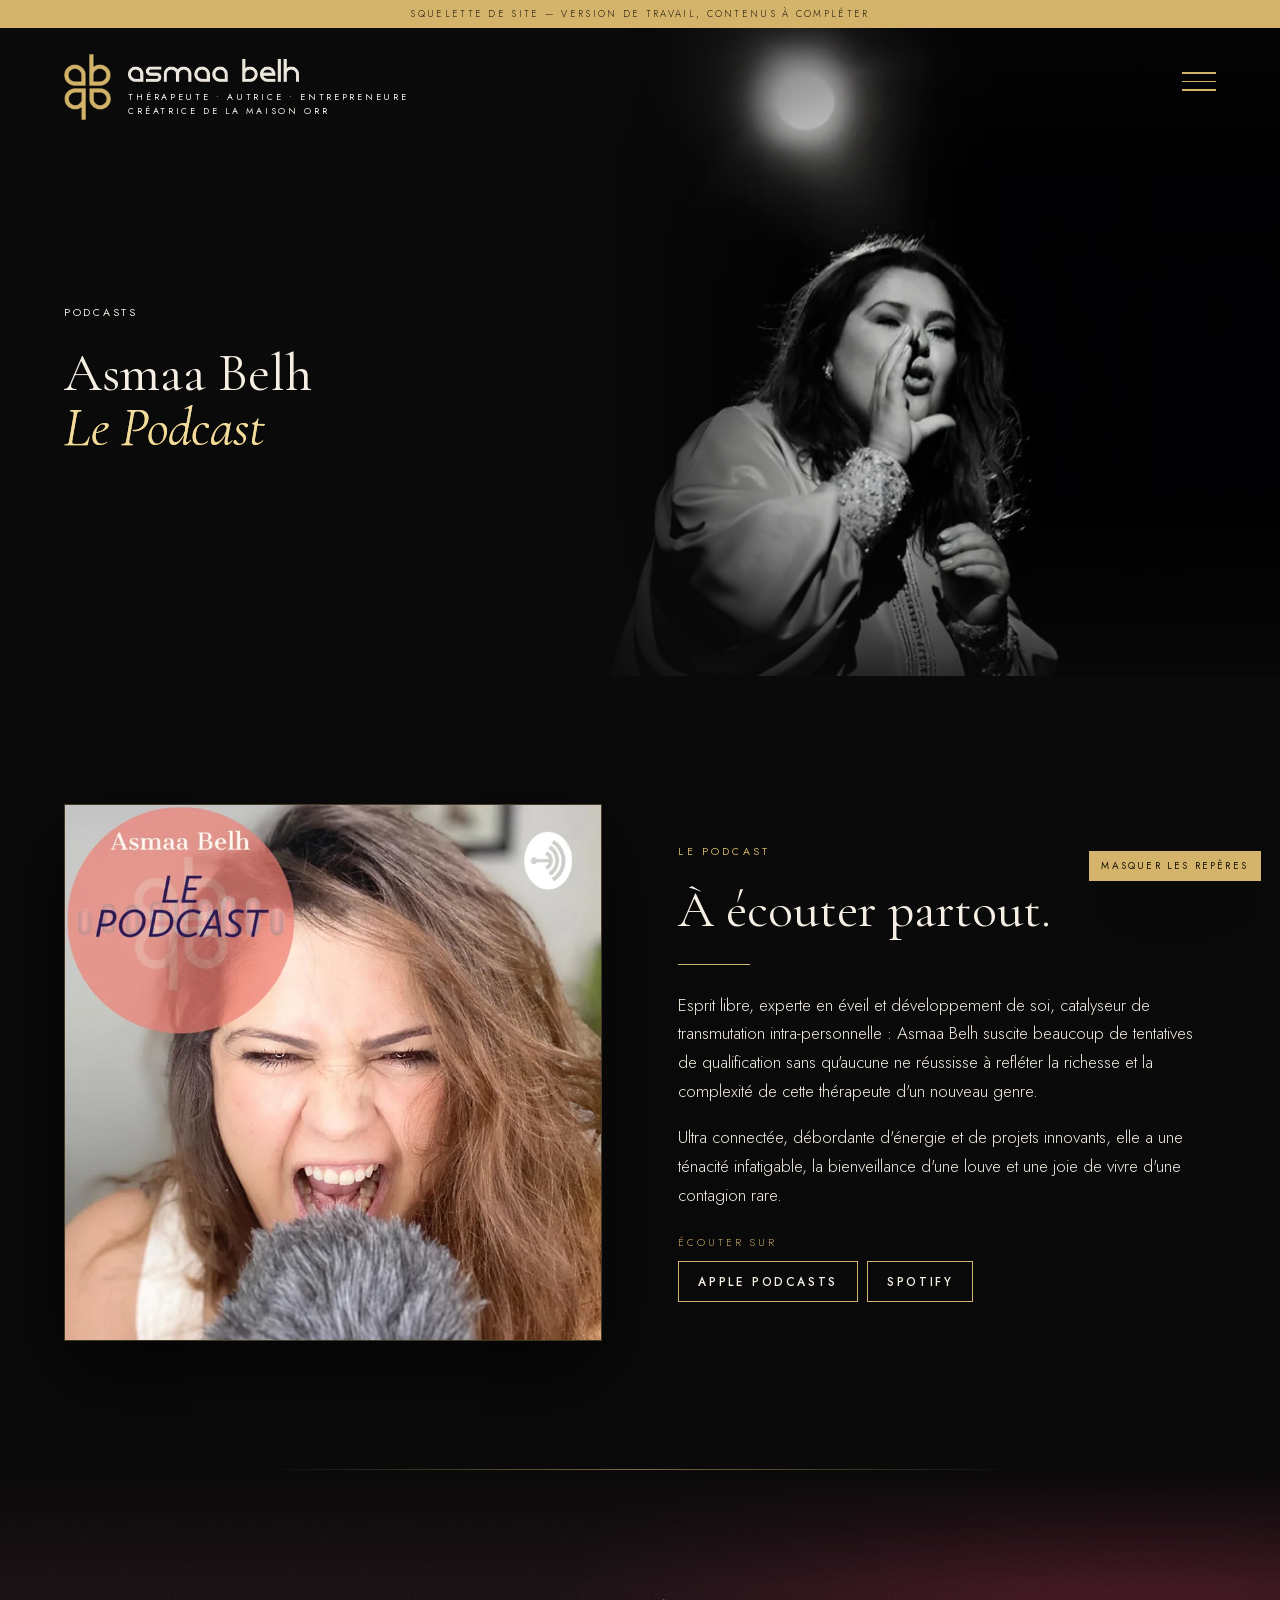
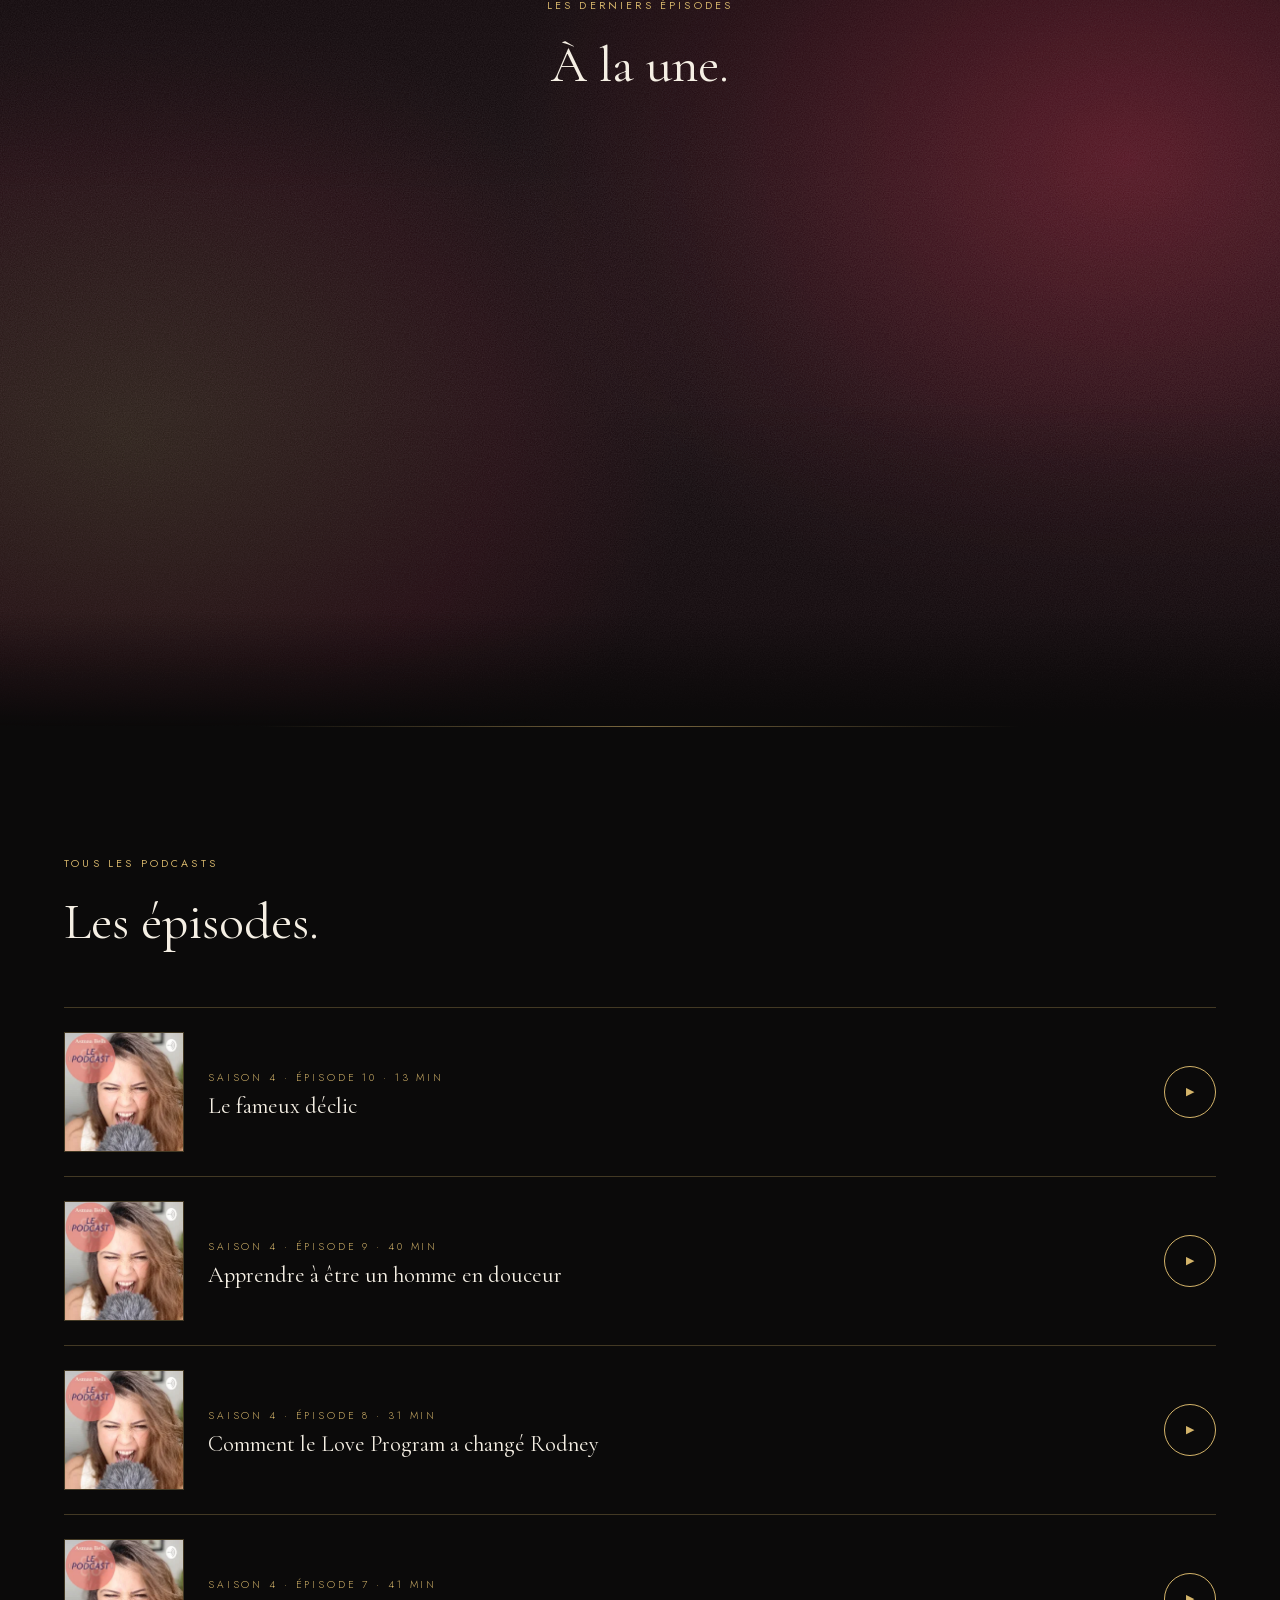
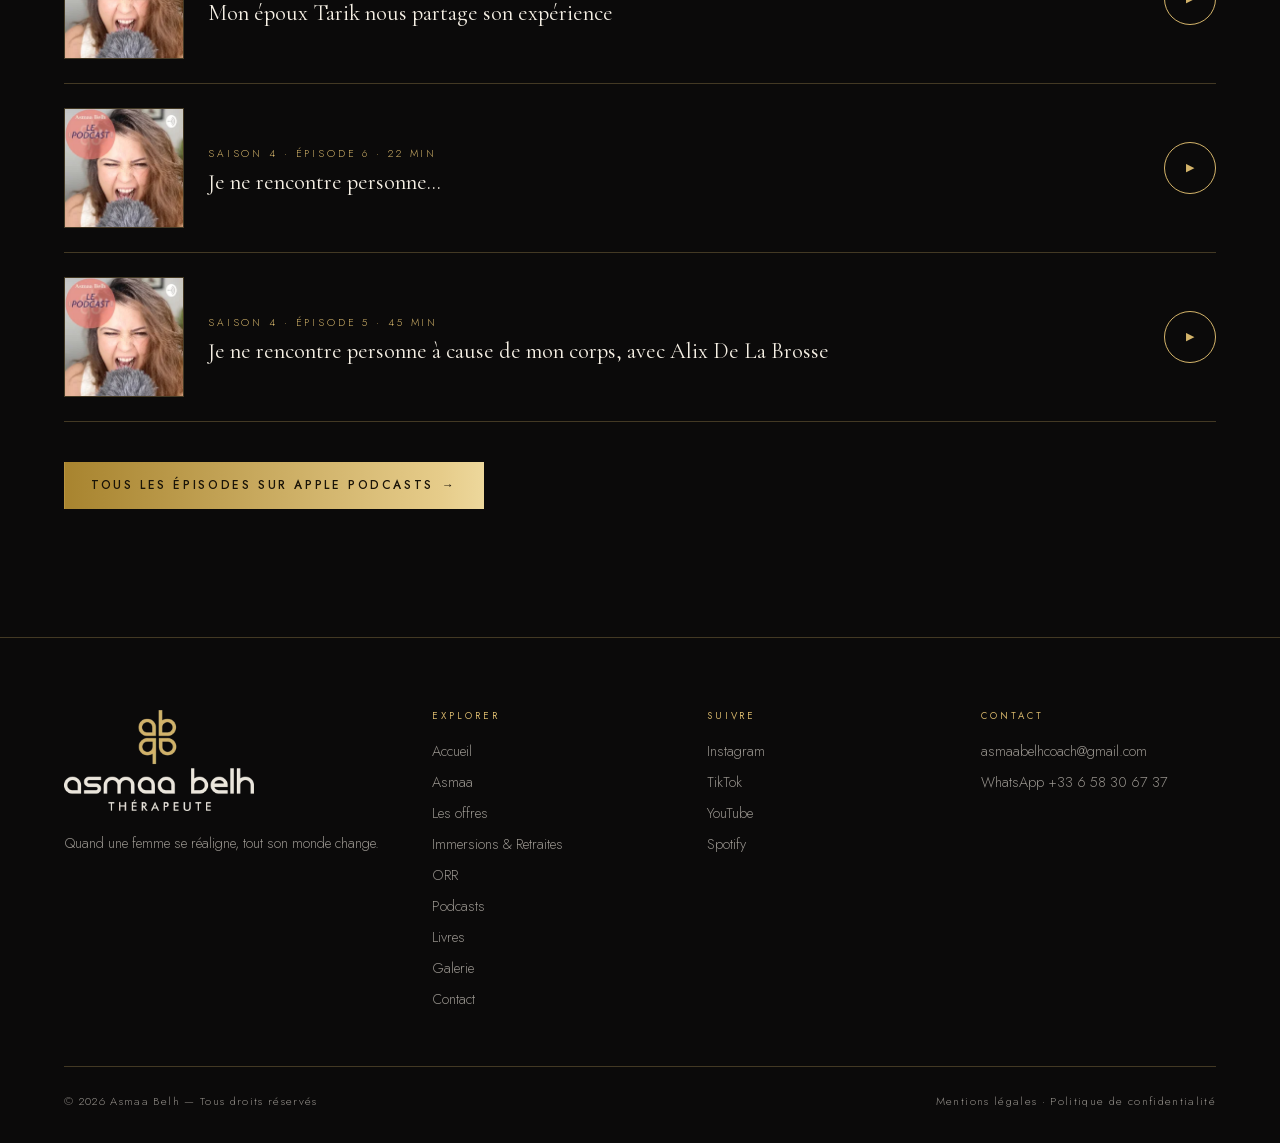
<file: podcasts.html>
<!doctype html>
<html lang="fr">
<head>
  <meta charset="utf-8">
  <script>document.documentElement.classList.add("js")</script>
  <meta name="viewport" content="width=device-width, initial-scale=1">
  <meta name="robots" content="noindex, nofollow">
  <title>Asmaa Belh Le Podcast</title>
  <!-- SEO -->
  <meta name="description" content="Asmaa Belh Le Podcast : les derniers épisodes, à écouter sur Apple Podcasts et Spotify.">
  <link rel="canonical" href="https://akhimysah.github.io/asmaa-belh-site/podcasts.html">
  <meta name="theme-color" content="#0b0a0a">
  <meta property="og:type" content="website">
  <meta property="og:locale" content="fr_FR">
  <meta property="og:site_name" content="Asmaa Belh">
  <meta property="og:title" content="Asmaa Belh Le Podcast">
  <meta property="og:description" content="Asmaa Belh Le Podcast : les derniers épisodes, à écouter sur Apple Podcasts et Spotify.">
  <meta property="og:url" content="https://akhimysah.github.io/asmaa-belh-site/podcasts.html">
  <meta property="og:image" content="https://akhimysah.github.io/asmaa-belh-site/assets/img/og-image.jpg">
  <meta property="og:image:width" content="1200">
  <meta property="og:image:height" content="630">
  <meta name="twitter:card" content="summary_large_image">
  <link rel="icon" href="assets/img/favicon.svg" type="image/svg+xml">
  <link rel="icon" href="assets/img/favicon-32.png" sizes="32x32" type="image/png">
  <link rel="apple-touch-icon" href="assets/img/apple-touch-icon.png">
  <!-- /SEO -->
  <link rel="preload" href="assets/fonts/cormorant-garamond-normal-latin.woff2" as="font" type="font/woff2" crossorigin>
  <link rel="preload" href="assets/fonts/jost-normal-latin.woff2" as="font" type="font/woff2" crossorigin>
  <link rel="stylesheet" href="assets/css/fonts.css?v=1790939170">
  <link rel="stylesheet" href="assets/css/style.css?v=1794400123">
  <noscript><style>.reveal, .hero-content > * { opacity: 1 !important; transform: none !important; } .divider { transform: none !important; }</style></noscript>
</head>
<body>

<div data-site-header><nav class="nojs-nav" aria-label="Navigation principale"><a class="nojs-logo" href="index.html">Asmaa Belh</a><a href="asmaa.html">Asmaa</a><a href="programmes.html">Les offres</a><a href="immersions-retraites.html">Immersions &amp; Retraites</a><a href="orr.html">ORR</a><a href="podcasts.html">Podcasts</a><a href="livres.html">Livres</a><a href="galerie.html">Galerie</a><a href="contact.html">Contact</a></nav></div>

<section class="hero hero-page">
  <div class="hero-media">
    <div class="photo photo-podcast"><picture><source srcset="assets/img/podcast-hero-960.webp 960w, assets/img/podcast-hero.webp 1600w" sizes="(max-width: 860px) 100vw, 60vw" type="image/webp"><img src="assets/img/podcast-hero.jpg" srcset="assets/img/podcast-hero-960.jpg 960w, assets/img/podcast-hero.jpg 1600w" sizes="(max-width: 860px) 100vw, 60vw" width="1600" height="900" fetchpriority="high" decoding="async" alt="Asmaa Belh sur scène, la voix portée"></picture></div>
  </div>
  <div class="container hero-content">
    <span class="eyebrow">Podcasts</span>
    <h1>Asmaa Belh <em>Le Podcast</em></h1>
  </div>
</section>

<!-- PRÉSENTATION + PLATEFORMES -->
<section class="section">
  <div class="container split">
    <div class="reveal">
      <picture><source srcset="assets/img/podcast-cover.webp" type="image/webp"><img class="podcast-cover" src="assets/img/podcast-cover.jpg" alt="Couverture d'Asmaa Belh Le Podcast" width="800" height="800" loading="lazy" decoding="async"></picture>
    </div>
    <div class="reveal">
      <span class="eyebrow">Le podcast</span>
      <h2>À écouter partout.</h2>
      <div class="divider"></div>
      <p>Esprit libre, experte en éveil et développement de soi, catalyseur de transmutation intra-personnelle : Asmaa Belh suscite beaucoup de tentatives de qualification sans qu'aucune ne réussisse à refléter la richesse et la complexité de cette thérapeute d'un nouveau genre.</p>
      <p style="margin-top:1rem">Ultra connectée, débordante d'énergie et de projets innovants, elle a une ténacité infatigable, la bienveillance d'une louve et une joie de vivre d'une contagion rare.</p>
      <p style="margin-top:1.5rem" class="card-meta">Écouter sur</p>
      <div class="platforms">
        <a href="https://podcasts.apple.com/fr/podcast/asmaa-belh-le-podcast/id1519587364" class="btn" target="_blank" rel="noopener">Apple Podcasts</a>
        <a href="https://podcasters.spotify.com/pod/show/asmaa-belh-therapeute" class="btn" target="_blank" rel="noopener">Spotify</a>
      </div>
    </div>
  </div>
</section>

<!-- LECTEUR INTÉGRÉ -->
<section class="section section-sand" id="derniers">
  <div class="container narrow">
    <div class="section-head center reveal">
      <span class="eyebrow">Les derniers épisodes</span>
      <h2>À la une.</h2>
    </div>
    <div class="podcast-embed reveal">
      <iframe title="Asmaa Belh Le Podcast sur Apple Podcasts" src="https://embed.podcasts.apple.com/fr/podcast/asmaa-belh-le-podcast/id1519587364" height="450" loading="lazy" allow="autoplay *; encrypted-media *; clipboard-write" sandbox="allow-forms allow-popups allow-same-origin allow-scripts allow-storage-access-by-user-activation allow-top-navigation-by-user-activation"></iframe>
    </div>
  </div>
</section>

<!-- LISTE DES ÉPISODES -->
<section class="section" id="tous">
  <div class="container">
    <div class="section-head reveal">
      <span class="eyebrow">Tous les podcasts</span>
      <h2>Les épisodes.</h2>
    </div>
    <div class="reveal">
      <article class="episode">
        <picture><source srcset="assets/img/podcast-cover-thumb.webp" type="image/webp"><img src="assets/img/podcast-cover-thumb.jpg" alt="" width="240" height="240" loading="lazy" decoding="async"></picture>
        <div><span class="card-meta">Saison 4 · Épisode 10 · 13 min</span><h3>Le fameux déclic</h3></div>
        <a href="https://podcasters.spotify.com/pod/show/asmaa-belh-therapeute/episodes/pisode-10-Saison-4-Le-fameux-dclic-e1fijro" class="play" target="_blank" rel="noopener" aria-label="Écouter : Le fameux déclic">▶</a>
      </article>
      <article class="episode">
        <picture><source srcset="assets/img/podcast-cover-thumb.webp" type="image/webp"><img src="assets/img/podcast-cover-thumb.jpg" alt="" width="240" height="240" loading="lazy" decoding="async"></picture>
        <div><span class="card-meta">Saison 4 · Épisode 9 · 40 min</span><h3>Apprendre à être un homme en douceur</h3></div>
        <a href="https://podcasters.spotify.com/pod/show/asmaa-belh-therapeute/episodes/Episode-9-Saison-4-Apprendre--tre-un-homme-en-douceur-e1f98gj" class="play" target="_blank" rel="noopener" aria-label="Écouter : Apprendre à être un homme en douceur">▶</a>
      </article>
      <article class="episode">
        <picture><source srcset="assets/img/podcast-cover-thumb.webp" type="image/webp"><img src="assets/img/podcast-cover-thumb.jpg" alt="" width="240" height="240" loading="lazy" decoding="async"></picture>
        <div><span class="card-meta">Saison 4 · Épisode 8 · 31 min</span><h3>Comment le Love Program a changé Rodney</h3></div>
        <a href="https://podcasters.spotify.com/pod/show/asmaa-belh-therapeute/episodes/Episode-8-Saison-4-Comment-le-Love-Program-a-chang-Rodney-e1ekoqu" class="play" target="_blank" rel="noopener" aria-label="Écouter : Comment le Love Program a changé Rodney">▶</a>
      </article>
      <article class="episode">
        <picture><source srcset="assets/img/podcast-cover-thumb.webp" type="image/webp"><img src="assets/img/podcast-cover-thumb.jpg" alt="" width="240" height="240" loading="lazy" decoding="async"></picture>
        <div><span class="card-meta">Saison 4 · Épisode 7 · 41 min</span><h3>Mon époux Tarik nous partage son expérience</h3></div>
        <a href="https://podcasters.spotify.com/pod/show/asmaa-belh-therapeute/episodes/Episode-7-Saison-4-Mon-poux-Tarik-nous-partage-son-exprience-e1e2ehu" class="play" target="_blank" rel="noopener" aria-label="Écouter : Mon époux Tarik nous partage son expérience">▶</a>
      </article>
      <article class="episode">
        <picture><source srcset="assets/img/podcast-cover-thumb.webp" type="image/webp"><img src="assets/img/podcast-cover-thumb.jpg" alt="" width="240" height="240" loading="lazy" decoding="async"></picture>
        <div><span class="card-meta">Saison 4 · Épisode 6 · 22 min</span><h3>Je ne rencontre personne...</h3></div>
        <a href="https://podcasters.spotify.com/pod/show/asmaa-belh-therapeute/episodes/Episode-6-Saison-4-Je-ne-rencontre-personne-e1dvu43" class="play" target="_blank" rel="noopener" aria-label="Écouter : Je ne rencontre personne...">▶</a>
      </article>
      <article class="episode">
        <picture><source srcset="assets/img/podcast-cover-thumb.webp" type="image/webp"><img src="assets/img/podcast-cover-thumb.jpg" alt="" width="240" height="240" loading="lazy" decoding="async"></picture>
        <div><span class="card-meta">Saison 4 · Épisode 5 · 45 min</span><h3>Je ne rencontre personne à cause de mon corps, avec Alix De La Brosse</h3></div>
        <a href="https://podcasters.spotify.com/pod/show/asmaa-belh-therapeute/episodes/Episode-5-Saison-4-Je-ne-rencontre-personne--cause-de-mon-corps--avec-Alix-De-La-Brosse-e1dgnbo" class="play" target="_blank" rel="noopener" aria-label="Écouter : Je ne rencontre personne à cause de mon corps, avec Alix De La Brosse">▶</a>
      </article>
    </div>
    <div class="btn-row reveal" style="margin-top:2.5rem"><a href="https://podcasts.apple.com/fr/podcast/asmaa-belh-le-podcast/id1519587364" class="btn" target="_blank" rel="noopener">Tous les épisodes sur Apple Podcasts <span aria-hidden="true">→</span></a></div>
  </div>
</section>

<div data-site-footer><footer class="nojs-foot"><a href="mentions-legales.html">Mentions légales</a><a href="confidentialite.html">Politique de confidentialité</a></footer></div>
<script src="assets/js/main.js?v=1794400123" defer></script>
</body>
</html>
</file>
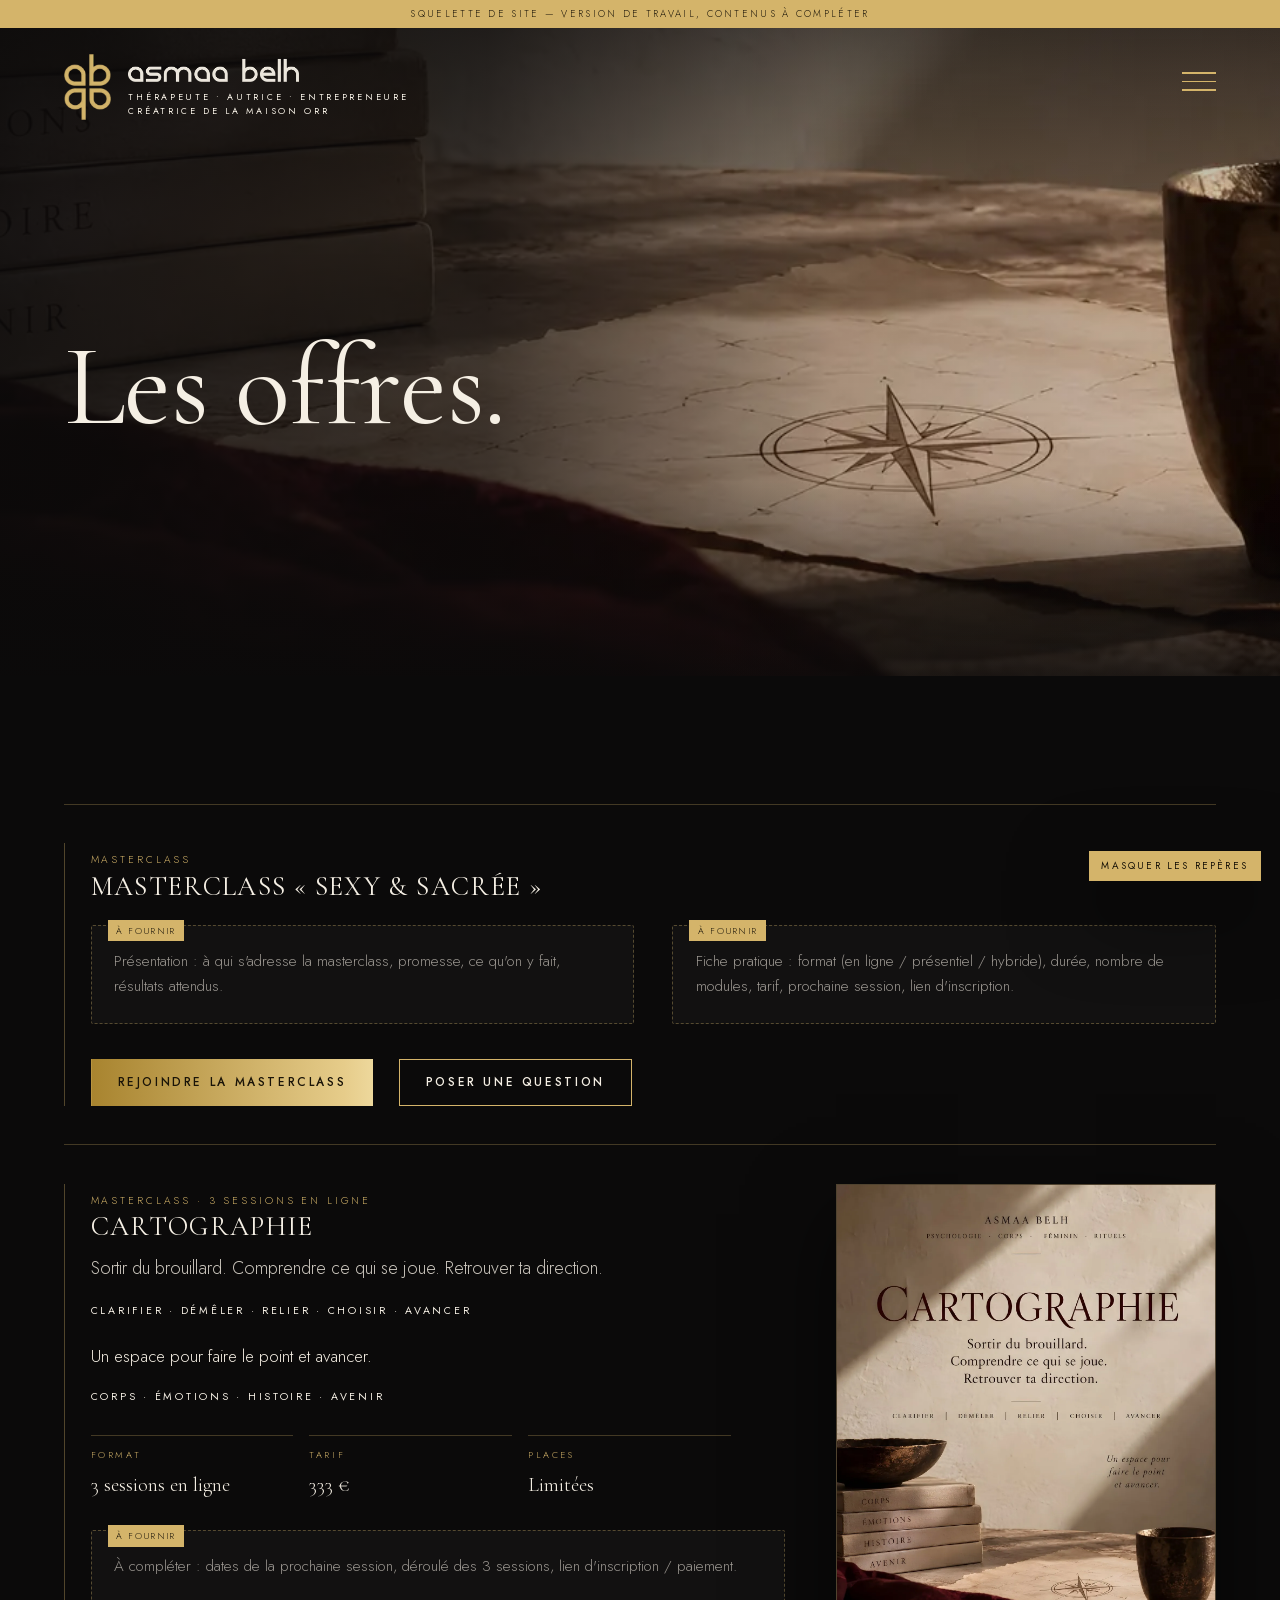
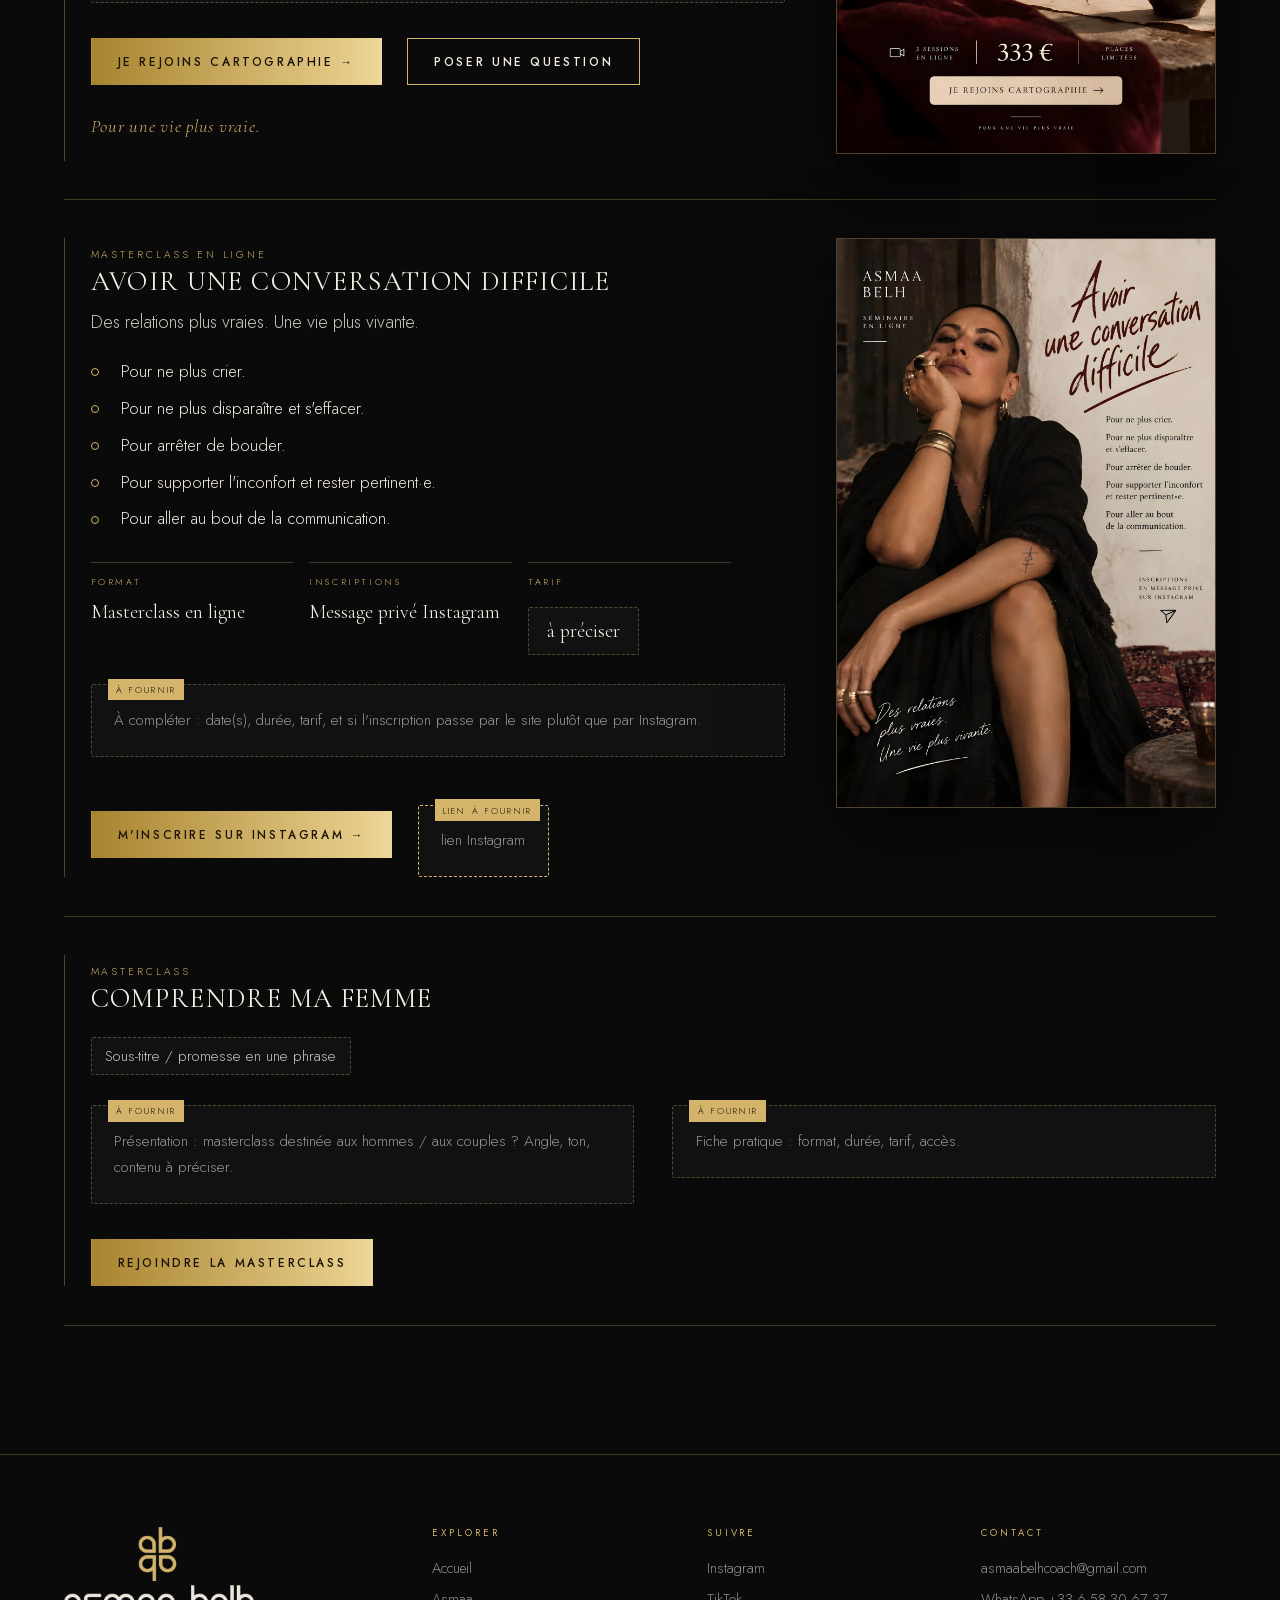
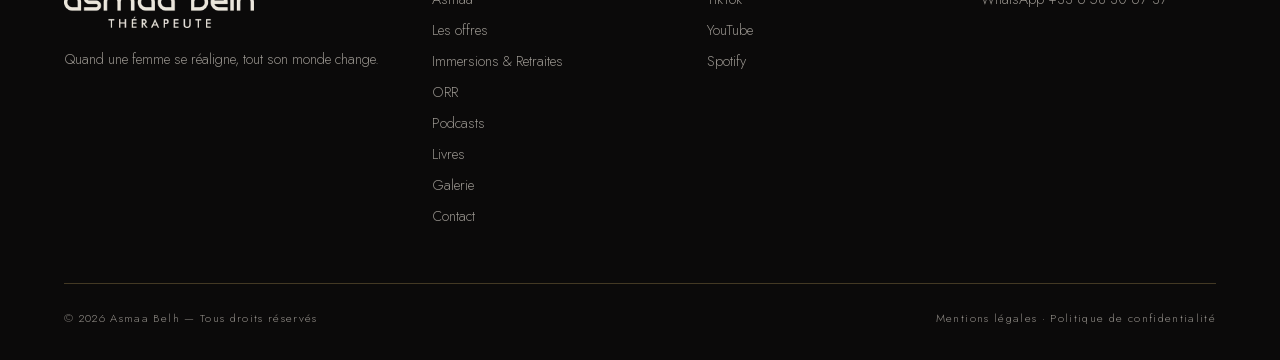
<file: programmes.html>
<!doctype html>
<html lang="fr">
<head>
  <meta charset="utf-8">
  <script>document.documentElement.classList.add("js")</script>
  <meta name="viewport" content="width=device-width, initial-scale=1">
  <meta name="robots" content="noindex, nofollow">
  <title>Les offres | Asmaa Belh</title>
  <!-- SEO -->
  <meta name="description" content="Les masterclass d&#x27;Asmaa Belh : Sexy &amp; Sacrée, Cartographie, Avoir une conversation difficile, Comprendre ma femme.">
  <link rel="canonical" href="https://akhimysah.github.io/asmaa-belh-site/programmes.html">
  <meta name="theme-color" content="#0b0a0a">
  <meta property="og:type" content="website">
  <meta property="og:locale" content="fr_FR">
  <meta property="og:site_name" content="Asmaa Belh">
  <meta property="og:title" content="Les offres | Asmaa Belh">
  <meta property="og:description" content="Les masterclass d&#x27;Asmaa Belh : Sexy &amp; Sacrée, Cartographie, Avoir une conversation difficile, Comprendre ma femme.">
  <meta property="og:url" content="https://akhimysah.github.io/asmaa-belh-site/programmes.html">
  <meta property="og:image" content="https://akhimysah.github.io/asmaa-belh-site/assets/img/og-image.jpg">
  <meta property="og:image:width" content="1200">
  <meta property="og:image:height" content="630">
  <meta name="twitter:card" content="summary_large_image">
  <link rel="icon" href="assets/img/favicon.svg" type="image/svg+xml">
  <link rel="icon" href="assets/img/favicon-32.png" sizes="32x32" type="image/png">
  <link rel="apple-touch-icon" href="assets/img/apple-touch-icon.png">
  <!-- /SEO -->
  <link rel="preload" href="assets/fonts/cormorant-garamond-normal-latin.woff2" as="font" type="font/woff2" crossorigin>
  <link rel="preload" href="assets/fonts/jost-normal-latin.woff2" as="font" type="font/woff2" crossorigin>
  <link rel="stylesheet" href="assets/css/fonts.css?v=1790939170">
  <link rel="stylesheet" href="assets/css/style.css?v=1794400123">
  <noscript><style>.reveal, .hero-content > * { opacity: 1 !important; transform: none !important; } .divider { transform: none !important; }</style></noscript>
</head>
<body>

<div data-site-header><nav class="nojs-nav" aria-label="Navigation principale"><a class="nojs-logo" href="index.html">Asmaa Belh</a><a href="asmaa.html">Asmaa</a><a href="programmes.html">Les offres</a><a href="immersions-retraites.html">Immersions &amp; Retraites</a><a href="orr.html">ORR</a><a href="podcasts.html">Podcasts</a><a href="livres.html">Livres</a><a href="galerie.html">Galerie</a><a href="contact.html">Contact</a></nav></div>

<section class="hero hero-page">
  <div class="hero-media">
    <div class="photo photo-banner" data-missing="Visuel Cartographie — assets/img/cartographie.jpg"><picture><source srcset="assets/img/cartographie-bandeau-768.webp 768w, assets/img/cartographie-bandeau-1280.webp 1280w, assets/img/cartographie-bandeau-1920.webp 1920w, assets/img/cartographie-bandeau.webp 2880w" sizes="100vw" type="image/webp"><img src="assets/img/cartographie-bandeau.jpg" srcset="assets/img/cartographie-bandeau-768.jpg 768w, assets/img/cartographie-bandeau-1280.jpg 1280w, assets/img/cartographie-bandeau-1920.jpg 1920w, assets/img/cartographie-bandeau.jpg 2880w" sizes="100vw" fetchpriority="high" alt="" onerror="this.closest('.photo').classList.add('missing')"></picture></div>
  </div>
  <div class="container hero-content">
        <h1 class="hero-title-xl">Les offres.</h1>
    <nav class="page-toc" aria-label="Les offres" data-rail-only>
      <a href="#sexy-et-sacree">Sexy &amp; Sacrée</a>
      <a href="#cartographie">Cartographie</a>
      <a href="#conversation-difficile">Conversation difficile</a>
      <a href="#comprendre-ma-femme">Comprendre ma femme</a>
    </nav>
  </div>
</section>

<section class="section">
  <div class="container">
    <ol class="num-list">
      <li id="sexy-et-sacree" class="reveal">
        <span class="bar"></span>
        <div>
          <span class="card-meta">Masterclass</span>
          <h3>Masterclass « Sexy & Sacrée »</h3>
          <div class="grid grid-2" style="align-items:start">
            <div class="ph">Présentation : à qui s'adresse la masterclass, promesse, ce qu'on y fait, résultats attendus.</div>
            <div class="ph">Fiche pratique : format (en ligne / présentiel / hybride), durée, nombre de modules, tarif, prochaine session, lien d'inscription.</div>
          </div>
          <div class="btn-row"><a href="masterclass.html?masterclass=sexy-et-sacree" class="btn btn-solid">Rejoindre la masterclass</a><a href="contact.html?sujet=programme&amp;programme=sexy-et-sacree" class="btn">Poser une question</a></div>
        </div>
      </li>

      <li id="cartographie" class="reveal">
        <span class="bar"></span>
        <div class="prog">
          <div>
          <span class="card-meta">Masterclass · 3 sessions en ligne</span>
          <h3>Cartographie</h3>
          <p class="lead">Sortir du brouillard. Comprendre ce qui se joue. Retrouver ta direction.</p>
          <p class="keywords">Clarifier · Démêler · Relier · Choisir · Avancer</p>
          <p>Un espace pour faire le point et avancer.</p>
          <p class="keywords">Corps · Émotions · Histoire · Avenir</p>
          <div class="facts">
            <div class="fact"><span class="label">Format</span><span class="value">3 sessions en ligne</span></div>
            <div class="fact"><span class="label">Tarif</span><span class="value">333 €</span></div>
            <div class="fact"><span class="label">Places</span><span class="value">Limitées</span></div>
          </div>
          <div class="ph">À compléter : dates de la prochaine session, déroulé des 3 sessions, lien d'inscription / paiement.</div>
          <div class="btn-row"><a href="masterclass.html?masterclass=cartographie" class="btn">Je rejoins Cartographie →</a><a href="contact.html?sujet=programme&amp;programme=cartographie" class="btn btn-ghost">Poser une question</a></div>
          <p class="signature">Pour une vie plus vraie.</p>
        </div>
          <div class="prog-visual photo" data-missing="Visuel Cartographie — déposer assets/img/cartographie.jpg"><picture><source srcset="assets/img/cartographie.webp" type="image/webp"><img src="assets/img/cartographie.jpg" alt="Visuel Cartographie" onerror="this.closest('.photo').classList.add('missing')"></picture></div>
        </div>
      </li>

      <li id="conversation-difficile" class="reveal">
        <span class="bar"></span>
        <div class="prog">
          <div>
          <span class="card-meta">Masterclass en ligne</span>
          <h3>Avoir une conversation difficile</h3>
          <p class="lead">Des relations plus vraies. Une vie plus vivante.</p>
          <ul class="list-check">
            <li>Pour ne plus crier.</li>
            <li>Pour ne plus disparaître et s'effacer.</li>
            <li>Pour arrêter de bouder.</li>
            <li>Pour supporter l'inconfort et rester pertinent·e.</li>
            <li>Pour aller au bout de la communication.</li>
          </ul>
          <div class="facts">
            <div class="fact"><span class="label">Format</span><span class="value">Masterclass en ligne</span></div>
            <div class="fact"><span class="label">Inscriptions</span><span class="value">Message privé Instagram</span></div>
            <div class="fact"><span class="label">Tarif</span><span class="value ph ph-inline">à préciser</span></div>
          </div>
          <div class="ph">À compléter : date(s), durée, tarif, et si l'inscription passe par le site plutôt que par Instagram.</div>
          <div class="btn-row"><a href="#" class="btn" data-contact="sujet=programme&amp;programme=conversation-difficile" data-pres-label="M'inscrire à la masterclass">M'inscrire sur Instagram →</a><span class="ph ph-link">lien Instagram</span></div>
        </div>
          <div class="prog-visual photo" data-missing="Visuel Avoir une conversation difficile — déposer assets/img/conversation-difficile.jpg"><picture><source srcset="assets/img/conversation-difficile.webp" type="image/webp"><img src="assets/img/conversation-difficile.jpg" alt="Visuel Avoir une conversation difficile" onerror="this.closest('.photo').classList.add('missing')"></picture></div>
        </div>
      </li>

      <li id="comprendre-ma-femme" class="reveal">
        <span class="bar"></span>
        <div>
          <span class="card-meta">Masterclass</span>
          <h3>Comprendre ma femme</h3>
          <p class="lead"><span class="ph ph-inline">Sous-titre / promesse en une phrase</span></p>
          <div class="grid grid-2" style="align-items:start">
            <div class="ph">Présentation : masterclass destinée aux hommes / aux couples ? Angle, ton, contenu à préciser.</div>
            <div class="ph">Fiche pratique : format, durée, tarif, accès.</div>
          </div>
          <div class="btn-row"><a href="masterclass.html?masterclass=comprendre-ma-femme" class="btn btn-solid">Rejoindre la masterclass</a></div>
        </div>
      </li>
    </ol>
  </div>
</section>

<div data-site-footer><footer class="nojs-foot"><a href="mentions-legales.html">Mentions légales</a><a href="confidentialite.html">Politique de confidentialité</a></footer></div>
<script src="assets/js/main.js?v=1794400123" defer></script>
</body>
</html>
</file>
<file: assets/css/fonts.css>
/* Polices hébergées localement (licence SIL Open Font License) — remplace Google Fonts */
/* Cormorant Garamond italic latin-ext */
@font-face {
  font-family: 'Cormorant Garamond';
  font-style: italic;
  font-weight: 300;
  font-display: swap;
  src: url(../fonts/cormorant-garamond-italic-latin-ext.woff2) format('woff2');
  unicode-range: U+0100-02BA, U+02BD-02C5, U+02C7-02CC, U+02CE-02D7, U+02DD-02FF, U+0304, U+0308, U+0329, U+1D00-1DBF, U+1E00-1E9F, U+1EF2-1EFF, U+2020, U+20A0-20AB, U+20AD-20C0, U+2113, U+2C60-2C7F, U+A720-A7FF;
}
/* Cormorant Garamond italic latin */
@font-face {
  font-family: 'Cormorant Garamond';
  font-style: italic;
  font-weight: 300;
  font-display: swap;
  src: url(../fonts/cormorant-garamond-italic-latin.woff2) format('woff2');
  unicode-range: U+0000-00FF, U+0131, U+0152-0153, U+02BB-02BC, U+02C6, U+02DA, U+02DC, U+0304, U+0308, U+0329, U+2000-206F, U+20AC, U+2122, U+2191, U+2193, U+2212, U+2215, U+FEFF, U+FFFD;
}
/* Cormorant Garamond italic latin-ext */
@font-face {
  font-family: 'Cormorant Garamond';
  font-style: italic;
  font-weight: 400;
  font-display: swap;
  src: url(../fonts/cormorant-garamond-italic-latin-ext.woff2) format('woff2');
  unicode-range: U+0100-02BA, U+02BD-02C5, U+02C7-02CC, U+02CE-02D7, U+02DD-02FF, U+0304, U+0308, U+0329, U+1D00-1DBF, U+1E00-1E9F, U+1EF2-1EFF, U+2020, U+20A0-20AB, U+20AD-20C0, U+2113, U+2C60-2C7F, U+A720-A7FF;
}
/* Cormorant Garamond italic latin */
@font-face {
  font-family: 'Cormorant Garamond';
  font-style: italic;
  font-weight: 400;
  font-display: swap;
  src: url(../fonts/cormorant-garamond-italic-latin.woff2) format('woff2');
  unicode-range: U+0000-00FF, U+0131, U+0152-0153, U+02BB-02BC, U+02C6, U+02DA, U+02DC, U+0304, U+0308, U+0329, U+2000-206F, U+20AC, U+2122, U+2191, U+2193, U+2212, U+2215, U+FEFF, U+FFFD;
}
/* Cormorant Garamond normal latin-ext */
@font-face {
  font-family: 'Cormorant Garamond';
  font-style: normal;
  font-weight: 300;
  font-display: swap;
  src: url(../fonts/cormorant-garamond-normal-latin-ext.woff2) format('woff2');
  unicode-range: U+0100-02BA, U+02BD-02C5, U+02C7-02CC, U+02CE-02D7, U+02DD-02FF, U+0304, U+0308, U+0329, U+1D00-1DBF, U+1E00-1E9F, U+1EF2-1EFF, U+2020, U+20A0-20AB, U+20AD-20C0, U+2113, U+2C60-2C7F, U+A720-A7FF;
}
/* Cormorant Garamond normal latin */
@font-face {
  font-family: 'Cormorant Garamond';
  font-style: normal;
  font-weight: 300;
  font-display: swap;
  src: url(../fonts/cormorant-garamond-normal-latin.woff2) format('woff2');
  unicode-range: U+0000-00FF, U+0131, U+0152-0153, U+02BB-02BC, U+02C6, U+02DA, U+02DC, U+0304, U+0308, U+0329, U+2000-206F, U+20AC, U+2122, U+2191, U+2193, U+2212, U+2215, U+FEFF, U+FFFD;
}
/* Cormorant Garamond normal latin-ext */
@font-face {
  font-family: 'Cormorant Garamond';
  font-style: normal;
  font-weight: 400;
  font-display: swap;
  src: url(../fonts/cormorant-garamond-normal-latin-ext.woff2) format('woff2');
  unicode-range: U+0100-02BA, U+02BD-02C5, U+02C7-02CC, U+02CE-02D7, U+02DD-02FF, U+0304, U+0308, U+0329, U+1D00-1DBF, U+1E00-1E9F, U+1EF2-1EFF, U+2020, U+20A0-20AB, U+20AD-20C0, U+2113, U+2C60-2C7F, U+A720-A7FF;
}
/* Cormorant Garamond normal latin */
@font-face {
  font-family: 'Cormorant Garamond';
  font-style: normal;
  font-weight: 400;
  font-display: swap;
  src: url(../fonts/cormorant-garamond-normal-latin.woff2) format('woff2');
  unicode-range: U+0000-00FF, U+0131, U+0152-0153, U+02BB-02BC, U+02C6, U+02DA, U+02DC, U+0304, U+0308, U+0329, U+2000-206F, U+20AC, U+2122, U+2191, U+2193, U+2212, U+2215, U+FEFF, U+FFFD;
}
/* Cormorant Garamond normal latin-ext */
@font-face {
  font-family: 'Cormorant Garamond';
  font-style: normal;
  font-weight: 500;
  font-display: swap;
  src: url(../fonts/cormorant-garamond-normal-latin-ext.woff2) format('woff2');
  unicode-range: U+0100-02BA, U+02BD-02C5, U+02C7-02CC, U+02CE-02D7, U+02DD-02FF, U+0304, U+0308, U+0329, U+1D00-1DBF, U+1E00-1E9F, U+1EF2-1EFF, U+2020, U+20A0-20AB, U+20AD-20C0, U+2113, U+2C60-2C7F, U+A720-A7FF;
}
/* Cormorant Garamond normal latin */
@font-face {
  font-family: 'Cormorant Garamond';
  font-style: normal;
  font-weight: 500;
  font-display: swap;
  src: url(../fonts/cormorant-garamond-normal-latin.woff2) format('woff2');
  unicode-range: U+0000-00FF, U+0131, U+0152-0153, U+02BB-02BC, U+02C6, U+02DA, U+02DC, U+0304, U+0308, U+0329, U+2000-206F, U+20AC, U+2122, U+2191, U+2193, U+2212, U+2215, U+FEFF, U+FFFD;
}
/* Cormorant Garamond normal latin-ext */
@font-face {
  font-family: 'Cormorant Garamond';
  font-style: normal;
  font-weight: 600;
  font-display: swap;
  src: url(../fonts/cormorant-garamond-normal-latin-ext.woff2) format('woff2');
  unicode-range: U+0100-02BA, U+02BD-02C5, U+02C7-02CC, U+02CE-02D7, U+02DD-02FF, U+0304, U+0308, U+0329, U+1D00-1DBF, U+1E00-1E9F, U+1EF2-1EFF, U+2020, U+20A0-20AB, U+20AD-20C0, U+2113, U+2C60-2C7F, U+A720-A7FF;
}
/* Cormorant Garamond normal latin */
@font-face {
  font-family: 'Cormorant Garamond';
  font-style: normal;
  font-weight: 600;
  font-display: swap;
  src: url(../fonts/cormorant-garamond-normal-latin.woff2) format('woff2');
  unicode-range: U+0000-00FF, U+0131, U+0152-0153, U+02BB-02BC, U+02C6, U+02DA, U+02DC, U+0304, U+0308, U+0329, U+2000-206F, U+20AC, U+2122, U+2191, U+2193, U+2212, U+2215, U+FEFF, U+FFFD;
}
/* Jost normal latin-ext */
@font-face {
  font-family: 'Jost';
  font-style: normal;
  font-weight: 300;
  font-display: swap;
  src: url(../fonts/jost-normal-latin-ext.woff2) format('woff2');
  unicode-range: U+0100-02BA, U+02BD-02C5, U+02C7-02CC, U+02CE-02D7, U+02DD-02FF, U+0304, U+0308, U+0329, U+1D00-1DBF, U+1E00-1E9F, U+1EF2-1EFF, U+2020, U+20A0-20AB, U+20AD-20C0, U+2113, U+2C60-2C7F, U+A720-A7FF;
}
/* Jost normal latin */
@font-face {
  font-family: 'Jost';
  font-style: normal;
  font-weight: 300;
  font-display: swap;
  src: url(../fonts/jost-normal-latin.woff2) format('woff2');
  unicode-range: U+0000-00FF, U+0131, U+0152-0153, U+02BB-02BC, U+02C6, U+02DA, U+02DC, U+0304, U+0308, U+0329, U+2000-206F, U+20AC, U+2122, U+2191, U+2193, U+2212, U+2215, U+FEFF, U+FFFD;
}
/* Jost normal latin-ext */
@font-face {
  font-family: 'Jost';
  font-style: normal;
  font-weight: 400;
  font-display: swap;
  src: url(../fonts/jost-normal-latin-ext.woff2) format('woff2');
  unicode-range: U+0100-02BA, U+02BD-02C5, U+02C7-02CC, U+02CE-02D7, U+02DD-02FF, U+0304, U+0308, U+0329, U+1D00-1DBF, U+1E00-1E9F, U+1EF2-1EFF, U+2020, U+20A0-20AB, U+20AD-20C0, U+2113, U+2C60-2C7F, U+A720-A7FF;
}
/* Jost normal latin */
@font-face {
  font-family: 'Jost';
  font-style: normal;
  font-weight: 400;
  font-display: swap;
  src: url(../fonts/jost-normal-latin.woff2) format('woff2');
  unicode-range: U+0000-00FF, U+0131, U+0152-0153, U+02BB-02BC, U+02C6, U+02DA, U+02DC, U+0304, U+0308, U+0329, U+2000-206F, U+20AC, U+2122, U+2191, U+2193, U+2212, U+2215, U+FEFF, U+FFFD;
}
/* Jost normal latin-ext */
@font-face {
  font-family: 'Jost';
  font-style: normal;
  font-weight: 500;
  font-display: swap;
  src: url(../fonts/jost-normal-latin-ext.woff2) format('woff2');
  unicode-range: U+0100-02BA, U+02BD-02C5, U+02C7-02CC, U+02CE-02D7, U+02DD-02FF, U+0304, U+0308, U+0329, U+1D00-1DBF, U+1E00-1E9F, U+1EF2-1EFF, U+2020, U+20A0-20AB, U+20AD-20C0, U+2113, U+2C60-2C7F, U+A720-A7FF;
}
/* Jost normal latin */
@font-face {
  font-family: 'Jost';
  font-style: normal;
  font-weight: 500;
  font-display: swap;
  src: url(../fonts/jost-normal-latin.woff2) format('woff2');
  unicode-range: U+0000-00FF, U+0131, U+0152-0153, U+02BB-02BC, U+02C6, U+02DA, U+02DC, U+0304, U+0308, U+0329, U+2000-206F, U+20AC, U+2122, U+2191, U+2193, U+2212, U+2215, U+FEFF, U+FFFD;
}
/* Playfair Display normal latin-ext */
@font-face {
  font-family: 'Playfair Display';
  font-style: normal;
  font-weight: 400;
  font-display: swap;
  src: url(../fonts/playfair-display-normal-latin-ext.woff2) format('woff2');
  unicode-range: U+0100-02BA, U+02BD-02C5, U+02C7-02CC, U+02CE-02D7, U+02DD-02FF, U+0304, U+0308, U+0329, U+1D00-1DBF, U+1E00-1E9F, U+1EF2-1EFF, U+2020, U+20A0-20AB, U+20AD-20C0, U+2113, U+2C60-2C7F, U+A720-A7FF;
}
/* Playfair Display normal latin */
@font-face {
  font-family: 'Playfair Display';
  font-style: normal;
  font-weight: 400;
  font-display: swap;
  src: url(../fonts/playfair-display-normal-latin.woff2) format('woff2');
  unicode-range: U+0000-00FF, U+0131, U+0152-0153, U+02BB-02BC, U+02C6, U+02DA, U+02DC, U+0304, U+0308, U+0329, U+2000-206F, U+20AC, U+2122, U+2191, U+2193, U+2212, U+2215, U+FEFF, U+FFFD;
}
/* Playfair Display normal latin-ext */
@font-face {
  font-family: 'Playfair Display';
  font-style: normal;
  font-weight: 500;
  font-display: swap;
  src: url(../fonts/playfair-display-normal-latin-ext.woff2) format('woff2');
  unicode-range: U+0100-02BA, U+02BD-02C5, U+02C7-02CC, U+02CE-02D7, U+02DD-02FF, U+0304, U+0308, U+0329, U+1D00-1DBF, U+1E00-1E9F, U+1EF2-1EFF, U+2020, U+20A0-20AB, U+20AD-20C0, U+2113, U+2C60-2C7F, U+A720-A7FF;
}
/* Playfair Display normal latin */
@font-face {
  font-family: 'Playfair Display';
  font-style: normal;
  font-weight: 500;
  font-display: swap;
  src: url(../fonts/playfair-display-normal-latin.woff2) format('woff2');
  unicode-range: U+0000-00FF, U+0131, U+0152-0153, U+02BB-02BC, U+02C6, U+02DA, U+02DC, U+0304, U+0308, U+0329, U+2000-206F, U+20AC, U+2122, U+2191, U+2193, U+2212, U+2215, U+FEFF, U+FFFD;
}
</file>
<file: assets/css/style.css>
/* =========================================================
   ASMAA BELH — Squelette de site
   Charte : noir · marbre · or (à l'identique des visuels de campagne)
   ========================================================= */
:root {
  --noir: #0b0a0a;
  --noir-2: #141112;
  --noir-3: #1d1819;
  --bordeaux: #3d0f1a;
  --bordeaux-deep: #22080f;
  --or: #d4b46a;
  --or-2: #b8923f;
  --or-3: #f1dc9c;
  --or-dim: rgba(212, 180, 106, 0.35);
  --blanc: #f5efe4;
  --blanc-80: rgba(245, 239, 228, 0.82);
  --muted: rgba(245, 239, 228, 0.6);
  --line: rgba(212, 180, 106, 0.28);
  --gold-grad: linear-gradient(90deg, #a8842f 0%, #e6cc8a 45%, #f4e3ad 55%, #b9943f 100%);
  --gold-text: linear-gradient(180deg, #f4e3ad 0%, #d4b46a 45%, #a8842f 100%);
  --font-display: "Cormorant Garamond", Georgia, serif;
  --font-title: "Playfair Display", "Cormorant Garamond", serif;
  --font-body: "Jost", "Helvetica Neue", Arial, sans-serif;
  --container: 1180px;
  --gutter: clamp(18px, 5vw, 64px);
  --radius: 2px;
  --shadow: 0 30px 80px rgba(0, 0, 0, 0.6);
  --ease: cubic-bezier(0.22, 1, 0.36, 1);
}
*, *::before, *::after { box-sizing: border-box; }
html { scroll-behavior: smooth; }
body {
  margin: 0;
  background: var(--noir);
  color: var(--blanc);
  font-family: var(--font-body);
  font-weight: 300;
  font-size: 17px;
  line-height: 1.7;
  -webkit-font-smoothing: antialiased;
}
img { max-width: 100%; display: block; }
a { color: inherit; text-decoration: none; }
ul, ol { margin: 0; padding: 0; list-style: none; }
h1, h2, h3, h4 {
  font-family: var(--font-display);
  font-weight: 400;
  line-height: 1.08;
  margin: 0 0 0.5em;
  color: var(--blanc);
}
h1 { font-size: clamp(2.6rem, 6vw, 5.2rem); }
h2 { font-size: clamp(2rem, 4vw, 3.3rem); }
h3 { font-size: clamp(1.4rem, 2.4vw, 1.9rem); }
h4 { font-size: 1.2rem; }
em { font-style: italic; }
p { margin: 0 0 1em; }
.container { width: min(var(--container), 100% - 2 * var(--gutter)); margin-inline: auto; }
.narrow { max-width: 760px; }

/* ---------- Utilitaires ---------- */
.eyebrow {
  display: block;
  font-size: 0.66rem;
  letter-spacing: 0.3em;
  text-transform: uppercase;
  color: var(--blanc);
  margin-bottom: 1.4rem;
  font-weight: 400;
}
.eyebrow.eyebrow-gold { color: var(--or); }
.keywords {
  font-size: 0.66rem;
  letter-spacing: 0.26em;
  text-transform: uppercase;
  color: var(--blanc);
  margin: 0 0 1.4rem;
  font-weight: 400;
}
.lead { font-size: 1.12rem; color: var(--blanc-80); font-weight: 300; line-height: 1.75; }
.center { text-align: center; }
.mt-2 { margin-top: 2rem; }
.mt-4 { margin-top: 4rem; }
.divider { width: 72px; height: 1px; background: var(--or); margin: 1.6rem 0; }
.center .divider { margin-inline: auto; }

/* Bouton or dégradé (visuel de campagne) */
.btn {
  display: inline-flex;
  align-items: center;
  justify-content: center;
  gap: 0.7em;
  padding: 1.05em 2.2em;
  border: 1px solid transparent;
  border-radius: 0;
  font-size: 0.74rem;
  letter-spacing: 0.22em;
  text-transform: uppercase;
  font-weight: 500;
  color: #1a1408;
  background: var(--gold-grad);
  background-size: 200% 100%;
  cursor: pointer;
  transition: background-position 0.6s var(--ease), transform 0.4s var(--ease);
}
.btn:hover { background-position: 100% 0; transform: translateY(-1px); }
.btn-light, .btn-ghost { background: transparent; color: var(--blanc); border-color: var(--or); }
.btn-light:hover, .btn-ghost:hover { background: var(--or); color: #1a1408; }
.btn-row {
  display: flex;
  flex-wrap: wrap;
  gap: 1.2rem 1.6rem;
  margin-top: 2.2rem;
  align-items: center;
}
.center .btn-row { justify-content: center; }
.btn-row .btn + .btn { background: transparent; color: var(--blanc); border-color: var(--or); }
.btn-row .btn + .btn:hover { background: var(--or); color: #1a1408; }

/* Lien souligné or (« Découvrir Asmaa ») */
.link-arrow {
  display: inline-flex;
  align-items: center;
  gap: 0.6em;
  font-size: 0.72rem;
  letter-spacing: 0.28em;
  text-transform: uppercase;
  color: var(--blanc);
  font-weight: 400;
  border-bottom: 1px solid var(--or);
  padding-bottom: 0.35em;
  transition: color 0.3s;
}
.link-arrow:hover { color: var(--or); }
.link-arrow::after { content: ""; }
.link-arrow.arrow::after { content: "→"; }

/* ---------- Placeholders "À fournir" ---------- */
.ph {
  position: relative;
  border: 1px dashed var(--or-dim);
  background: rgba(255,255,255,0.03);
  padding: 1.4rem;
  border-radius: var(--radius);
  color: var(--muted);
  font-size: 0.95rem;
}
.ph::before {
  content: "À fournir";
  position: absolute;
  top: -0.7em;
  left: 1rem;
  background: var(--or);
  color: #1a1408;
  font-size: 0.56rem;
  letter-spacing: 0.24em;
  text-transform: uppercase;
  padding: 0.35em 0.9em;
}
.ph.ph-inline { display: inline-block; padding: 0.3em 0.9em; color: var(--blanc-80); }
.ph.ph-inline::before { display: none; }
.ph.ph-link { border-color: var(--or); }
.ph.ph-link::before { content: "Lien à fournir"; }
.ph ul { list-style: disc; padding-left: 1.2em; }
.ph ul li { margin: 0.2em 0; }
.img-ph { position: relative; width: 100%; background: radial-gradient(ellipse at 30% 20%, rgba(212,180,106,0.16), transparent 55%),
    radial-gradient(ellipse at 80% 90%, rgba(61,15,26,0.9), transparent 60%),
    var(--noir-3); border: 1px solid var(--line); border-radius: var(--radius); display: grid; place-items: center; color: var(--or); font-family: var(--font-body); font-size: 0.6rem; letter-spacing: 0.26em; text-transform: uppercase; text-align: center; padding: 1rem; overflow: hidden; }
.img-ph::after {
  content: attr(data-label);
  position: relative;
  z-index: 1;
  opacity: 0.85;
  max-width: 80%;
}
.img-ph span { display: none; }
.ratio-portrait { aspect-ratio: 3 / 4; }
.ratio-square { aspect-ratio: 1; }
.ratio-wide { aspect-ratio: 16 / 9; }
.ratio-book { aspect-ratio: 2 / 3; }

/* Photo réelle (fond) avec repli si le fichier manque */
.photo { position: relative; background-color: var(--noir-3); background-size: cover; background-position: center; }
.photo img { width: 100%; height: 100%; object-fit: cover; display: block; }
.photo.missing img { display: none; }
.photo.media { overflow: hidden; border: 1px solid var(--line); }
.photo.missing::after { content: attr(data-missing); position: absolute; inset: 0; display: grid; place-items: center; font-size: 0.6rem; letter-spacing: 0.26em; text-transform: uppercase; color: var(--or); text-align: center; padding: 1rem; background: radial-gradient(ellipse at 60% 30%, rgba(90,20,35,0.85), transparent 60%),
    radial-gradient(ellipse at 80% 100%, rgba(212,180,106,0.25), transparent 50%),
    linear-gradient(180deg, #0f0b0c, #1a1314); }
body.hide-ph .ph::before { display: none; }
body.hide-ph .ph { border-style: solid; border-color: transparent; background: transparent; }
body.hide-ph .img-ph::after, body.hide-ph .photo.missing::after { content: ""; }
.ph-toggle {
  position: fixed;
  bottom: 1.2rem;
  right: 1.2rem;
  z-index: 50;
  background: var(--or);
  color: #1a1408;
  border: none;
  padding: 0.75em 1.3em;
  font-size: 0.62rem;
  letter-spacing: 0.22em;
  text-transform: uppercase;
  cursor: pointer;
  box-shadow: var(--shadow);
  font-family: var(--font-body);
}

/* ---------- Bandeau + Header ---------- */
.wip-banner {
  background: var(--or);
  color: #1a1408;
  font-size: 0.6rem;
  letter-spacing: 0.24em;
  text-transform: uppercase;
  text-align: center;
  padding: 0.6em 1em;
  position: relative;
  z-index: 61;
  white-space: nowrap;
  overflow: hidden;
  text-overflow: ellipsis;
}
.site-header {
  position: fixed;
  inset: 0 0 auto 0;
  z-index: 40;
  padding: 1.6rem 0;
  transition: background 0.4s, padding 0.4s, box-shadow 0.4s, top 0.3s;
}
body.has-banner .site-header { top: var(--banner-h, 30px); }
body.has-banner .site-header.scrolled { top: 0; }
.site-header.scrolled { background: rgba(11, 10, 10, 0.82); backdrop-filter: blur(14px); padding: 0.9rem 0; box-shadow: 0 1px 0 var(--line); }
.site-header .container { display: flex; align-items: flex-start; justify-content: space-between; gap: 2rem; }
.logo {
  font-family: var(--font-display);
  font-weight: 500;
  font-size: clamp(1.7rem, 3.2vw, 2.6rem);
  letter-spacing: 0.08em;
  text-transform: uppercase;
  line-height: 1;
  white-space: nowrap;
  background: var(--gold-text);
  -webkit-background-clip: text;
  background-clip: text;
  color: transparent;
}
.site-header.scrolled .logo { font-size: 1.4rem; }
.site-header.scrolled .logo small { display: none; }
.menu-btn {
  display: inline-flex;
  align-items: center;
  gap: 0.9rem;
  background: none;
  border: none;
  cursor: pointer;
  color: var(--or);
  padding: 0.5rem 0;
  margin-top: 0.2rem;
}
.menu-btn span:first-child { display: none; }
.menu-btn .lines { display: inline-flex; flex-direction: column; gap: 7px; width: 34px; }
.menu-btn .lines i { display: block; height: 1.5px; background: var(--or); transition: 0.3s; }
.menu-btn:hover .lines i:nth-child(2) { width: 60%; }
.nav-inline { display: none; }
.header-right .btn { display: none; }

/* ---------- Menu plein écran (visuel du menu) ---------- */
.menu-overlay {
  position: fixed;
  inset: 0;
  z-index: 60;
  display: grid;
  grid-template-columns: minmax(0, 1.15fr) minmax(0, 0.85fr);
  background: var(--noir);
  opacity: 0;
  visibility: hidden;
  pointer-events: none;
  transition: opacity 0.5s var(--ease), visibility 0.5s;
}
.menu-overlay.open { opacity: 1; visibility: visible; pointer-events: auto; }
body.menu-open { overflow: hidden; }
.menu-top .logo {
  font-size: clamp(1.6rem, 2.6vw, 2.2rem);
  -webkit-text-fill-color: var(--blanc);
  color: var(--blanc);
  background: none;
  letter-spacing: 0.1em;
  font-weight: 400;
}
.menu-label {
  display: flex;
  align-items: center;
  gap: 1.4rem;
  font-size: 0.7rem;
  letter-spacing: 0.34em;
  text-transform: uppercase;
  color: var(--blanc-80);
  margin-bottom: 1.8rem;
}
.menu-label::after { content: ""; width: 80px; height: 1px; background: var(--or); }
.menu-list { display: flex; flex-direction: column; gap: clamp(0.9rem, 2.2vh, 1.7rem); }
.menu-list > li { display: grid; grid-template-columns: 1px 1fr; column-gap: 1.6rem; align-items: start; }
.menu-list .num { font-family: var(--font-display); font-size: 1.3rem; color: var(--or); line-height: 1.55; }
.menu-list .bar { width: 1px; height: 100%; min-height: 2.4rem; background: var(--or-dim); }
.menu-main {
  font-family: var(--font-display);
  font-weight: 400;
  font-size: clamp(1.8rem, 3vw, 2.5rem);
  letter-spacing: 0.06em;
  text-transform: uppercase;
  line-height: 1.15;
  color: var(--blanc);
  display: inline-block;
  white-space: nowrap;
  transition: color 0.3s, transform 0.4s var(--ease);
}
.menu-main:hover { color: var(--or-3); transform: translateX(6px); }
.menu-sub { margin-top: 0.4rem; display: flex; flex-direction: column; gap: 0.2rem; }
.menu-sub a { font-size: 0.98rem; letter-spacing: 0.1em; color: var(--or); transition: color 0.3s, padding-left 0.3s; }
.menu-sub a:hover { color: var(--blanc); padding-left: 6px; }
.menu-foot { margin-top: auto; padding-top: 2.2rem; }
.menu-foot::before {
  content: "";
  display: block;
  height: 1px;
  background: var(--or-dim);
  margin-bottom: 1.6rem;
}
.menu-contact {
  font-family: var(--font-display);
  font-size: 2.1rem;
  letter-spacing: 0.08em;
  text-transform: uppercase;
  color: var(--blanc);
}
.menu-social {
  display: flex;
  flex-wrap: wrap;
  gap: 0.8rem 1.3rem;
  margin-top: 0.5rem;
  font-size: 0.7rem;
  letter-spacing: 0.3em;
  text-transform: uppercase;
  color: var(--or);
}
.menu-social a:hover { color: var(--blanc); }
.menu-social span { color: var(--or-dim); }
.menu-visual { position: relative; overflow: hidden; }
.menu-visual .photo { position: absolute; inset: 0; }
.menu-visual .photo img { object-position: 78% center; }
.menu-visual::before {
  content: "";
  position: absolute;
  inset: 0;
  z-index: 1;
  background: linear-gradient(90deg, var(--noir) 0%, transparent 35%);
}
.menu-panel {
  position: relative;
  z-index: 2;
  padding: clamp(1.6rem, 4vw, 3.2rem) clamp(1.4rem, 5vw, 5rem);
  overflow-y: auto;
  display: flex;
  flex-direction: column;
  background: linear-gradient(90deg, var(--noir) 0%, rgba(11,10,10,0.92) 75%, rgba(11,10,10,0.6) 100%);
  padding-top: calc(var(--banner-h, 30px) + 1.6rem + 0.2rem);
}
@media (max-width: 900px) {
  .menu-overlay { grid-template-columns: 1fr; }
  .menu-visual { position: absolute; inset: 0; }
  .menu-visual::before { background: linear-gradient(90deg, rgba(11,10,10,0.9) 0%, rgba(11,10,10,0.7) 60%, rgba(11,10,10,0.3) 100%); }
  .menu-panel { background: transparent; }
  .menu-main { white-space: normal; font-size: clamp(1.6rem, 6.5vw, 2.2rem); }
  .menu-list > li { grid-template-columns: 1px 1fr; column-gap: 1.1rem; }
}

/* ---------- Hero (visuel « Quand une femme se réaligne ») ---------- */
.hero {
  position: relative;
  min-height: 100vh;
  display: grid;
  align-items: center;
  background: var(--noir);
  color: var(--blanc);
  overflow: hidden;
}
.hero-media { position: absolute; inset: 0; }
.hero-content { position: relative; z-index: 2; padding: clamp(11rem, 20vh, 14rem) 0 7rem; max-width: 640px; }
.hero .eyebrow {
  color: var(--blanc);
  font-size: 0.66rem;
  letter-spacing: 0.26em;
  line-height: 1.9;
  max-width: 40ch;
}
.hero h1 {
  font-family: var(--font-title);
  font-weight: 400;
  font-size: clamp(2.3rem, 4.6vw, 4.6rem);
  line-height: 1.02;
  text-transform: uppercase;
  letter-spacing: -0.005em;
  color: var(--blanc);
  margin: 0.4em 0 0.5em;
}
.hero h1 em {
  font-style: normal;
  display: block;
  background: var(--gold-text);
  -webkit-background-clip: text;
  background-clip: text;
  color: transparent;
}
.hero .divider { width: 72px; margin: 1.4rem 0 1.6rem; }
.hero .keywords { margin-bottom: 1.6rem; }
.hero .lead { color: var(--blanc); font-size: 1.08rem; max-width: 470px; }
.hero .btn-row { flex-direction: column; align-items: flex-start; gap: 1.6rem; margin-top: 2.4rem; }
.hero .btn { min-width: 360px; padding: 1.15em 2.2em; }
.hero .btn + .btn, .hero .btn-row .btn + .btn { background: var(--gold-grad); color: #1a1408; border-color: transparent; }
.hero .link-arrow { margin-left: 4.6rem; }
.hero-page { min-height: 72vh; }
.hero-page .hero-content { padding: clamp(10rem, 18vh, 13rem) 0 5rem; }
.hero.hero-page .hero-content h1.hero-title-xl { font-size: clamp(3.6rem, 9vw, 7.5rem); line-height: 1; }
.hero-page h1 { font-family: var(--font-display); text-transform: none; font-size: clamp(2.6rem, 5.5vw, 5rem); font-weight: 400; }
@media (max-width: 640px) {
  .hero .btn { min-width: 0; width: 100%; }
  .hero .link-arrow { margin-left: 2rem; }
  .hero-media .photo img { object-position: 62% center; }
}

/* ---------- Sections ---------- */
.section { padding: clamp(4.5rem, 10vw, 9rem) 0; position: relative; }
/* Sections teintées : la couleur naît du noir en haut et y retourne en bas (fondu de hauteur --fondu),
   au lieu d'une coupure nette. Un grain très fin (--grain) empêche les bandes dans les dégradés.
   .section-sand : noir profond, halo bordeaux en haut à droite et halo doré en bas à gauche qui
   respirent lentement, filets dorés estompés aux extrémités.
   .section-plum : bordeaux plein, fondu vers le noir aux deux bords. */
.section-sand, .section-plum {
  --fondu: clamp(4rem, 9vw, 8rem);
  --grain: url("data:image/svg+xml,%3Csvg xmlns='http://www.w3.org/2000/svg' width='240' height='240'%3E%3Cfilter id='n'%3E%3CfeTurbulence type='fractalNoise' baseFrequency='.85' numOctaves='2' stitchTiles='stitch'/%3E%3CfeColorMatrix values='0 0 0 0 1 0 0 0 0 1 0 0 0 0 1 0 0 0 .5 0'/%3E%3C/filter%3E%3Crect width='100%25' height='100%25' filter='url(%23n)' opacity='.11'/%3E%3C/svg%3E");
}
.section-sand > *, .section-plum > * { position: relative; z-index: 1; }
.section-sand {
  background:
    linear-gradient(90deg, transparent, rgba(212, 180, 106, 0.55) 50%, transparent) top center / min(76%, 760px) 1px no-repeat,
    linear-gradient(90deg, transparent, rgba(212, 180, 106, 0.55) 50%, transparent) bottom center / min(76%, 760px) 1px no-repeat,
    linear-gradient(180deg, var(--noir) 0, #130a0d var(--fondu), #130a0d calc(100% - var(--fondu)), var(--noir) 100%);
}
.section-sand::before, .section-sand::after {
  content: "";
  position: absolute;
  left: 0;
  right: 0;
  height: min(100%, 58rem);
  pointer-events: none;
}
.section-sand::before {
  top: 0;
  background: var(--grain), radial-gradient(ellipse 62% 70% at 88% 34%, rgba(128, 28, 50, 0.6), rgba(90, 20, 35, 0.22) 55%, transparent 78%);
  -webkit-mask-image: linear-gradient(180deg, transparent 0, #000 var(--fondu), #000 62%, transparent 100%);
  mask-image: linear-gradient(180deg, transparent 0, #000 var(--fondu), #000 62%, transparent 100%);
  animation: halo-a 16s ease-in-out infinite alternate;
}
.section-sand::after {
  bottom: 0;
  background: var(--grain), radial-gradient(ellipse 58% 66% at 10% 66%, rgba(212, 180, 106, 0.13), rgba(120, 30, 48, 0.16) 50%, transparent 76%);
  -webkit-mask-image: linear-gradient(0deg, transparent 0, #000 var(--fondu), #000 62%, transparent 100%);
  mask-image: linear-gradient(0deg, transparent 0, #000 var(--fondu), #000 62%, transparent 100%);
  animation: halo-b 16s ease-in-out infinite alternate;
}
@keyframes halo-a { from { opacity: 1; } to { opacity: 0.5; } }
@keyframes halo-b { from { opacity: 0.45; } to { opacity: 1; } }
.section-plum {
  background:
    linear-gradient(180deg, var(--noir) 0, transparent var(--fondu), transparent calc(100% - var(--fondu)), var(--noir) 100%),
    var(--grain),
    radial-gradient(ellipse at 15% 100%, rgba(212, 180, 106, 0.14), transparent 50%),
    linear-gradient(135deg, var(--bordeaux-deep), var(--bordeaux) 60%, #2a0c14);
}
@media (prefers-reduced-motion: reduce) {
  .section-sand::before, .section-sand::after { animation: none; }
}
@media print {
  .section-sand::before, .section-sand::after { display: none; }
}
.section-plum .ph { border-color: rgba(245,239,228,0.25); }
.section-head { max-width: 640px; margin-bottom: 3.5rem; }
.section-head.center { margin-inline: auto; }
.section-head .eyebrow { color: var(--or); }
.grid { display: grid; gap: clamp(1.5rem, 3vw, 2.5rem); }
.grid-2 { grid-template-columns: repeat(2, 1fr); }
.grid-3 { grid-template-columns: repeat(3, 1fr); }
.grid-4 { grid-template-columns: repeat(4, 1fr); }
@media (max-width: 900px) {
  .grid-3, .grid-4 { grid-template-columns: repeat(2, 1fr); }
}
@media (max-width: 640px) {
  .grid-2, .grid-3, .grid-4 { grid-template-columns: 1fr; }
}
/* Deux cartes seulement (livres de l'accueil) : centrées, à la largeur d'une carte sur trois */
@media (min-width: 641px) {
  .grid-duo { grid-template-columns: repeat(2, minmax(0, 380px)); justify-content: center; }
}
.split { display: grid; grid-template-columns: 1fr 1fr; gap: clamp(2rem, 6vw, 6rem); align-items: center; }
.split.reverse > :first-child { order: 2; }
.split .eyebrow { color: var(--or); }
@media (max-width: 860px) {
  .split { grid-template-columns: 1fr; }
  .split.reverse > :first-child { order: 0; }
}

/* ---------- Cartes ---------- */
.card {
  background: rgba(255,255,255,0.025);
  border: 1px solid var(--line);
  overflow: hidden;
  display: flex;
  flex-direction: column;
  transition: transform 0.5s var(--ease), border-color 0.5s, box-shadow 0.5s var(--ease);
}
.card:hover { transform: translateY(-6px); border-color: var(--or); box-shadow: var(--shadow); }
.card .img-ph { border: none; border-radius: 0; border-bottom: 1px solid var(--line); }
.card-body {
  padding: 1.8rem;
  flex: 1;
  display: flex;
  flex-direction: column;
  gap: 0.6rem;
}
.card-body h3 { margin: 0; }
.card-body p { color: var(--muted); font-size: 0.95rem; margin: 0; }
.card-body .link-arrow { margin-top: auto; padding-top: 1rem; align-self: flex-start; }
.card-meta { font-size: 0.64rem; letter-spacing: 0.28em; text-transform: uppercase; color: var(--or); }
.univers-card {
  position: relative;
  aspect-ratio: 3 / 4;
  overflow: hidden;
  display: flex;
  align-items: flex-end;
  padding: 1.8rem;
  color: var(--blanc);
  background: var(--noir-3);
  border: 1px solid var(--line);
  transition: border-color 0.5s;
}
.univers-card:hover { border-color: var(--or); }
.univers-card .img-ph {
  position: absolute;
  inset: 0;
  border: none;
  border-radius: 0;
  opacity: 0.7;
  transition: transform 0.9s var(--ease);
}
.univers-card .img-ph::after { content: ""; }
.univers-card::after { content: ""; position: absolute; inset: 0; background: linear-gradient(to top, rgba(11,10,10,0.95), transparent 65%); }
.univers-card > div { position: relative; z-index: 1; }
.univers-card h3 { margin: 0.2em 0; letter-spacing: 0.05em; text-transform: uppercase; font-size: 1.45rem; }
.univers-card .num { font-family: var(--font-display); color: var(--or); font-size: 1.2rem; }
.univers-card p { font-size: 0.9rem; opacity: 0.75; margin: 0 0 0.8rem; }
.univers-card .link-arrow { font-size: 0.64rem; color: var(--or); border-color: transparent; }
.univers-card:hover .img-ph { transform: scale(1.05); }

/* ---------- Listes ---------- */
.list-check li { position: relative; padding-left: 1.8em; margin: 0.5em 0; }
.list-check li::before {
  content: "";
  position: absolute;
  left: 0;
  top: 0.7em;
  width: 8px;
  height: 8px;
  border-radius: 50%;
  border: 1px solid var(--or);
}
.num-list > li {
  display: grid;
  grid-template-columns: 1px 1fr;
  column-gap: 1.6rem;
  padding: 2.4rem 0;
  border-top: 1px solid var(--line);
}
.num-list > li:last-child { border-bottom: 1px solid var(--line); }
.num-list .num { font-family: var(--font-display); font-size: 1.3rem; color: var(--or); }
.num-list .bar { width: 1px; background: var(--or-dim); }
.num-list h3 { margin: 0 0 0.4em; text-transform: uppercase; letter-spacing: 0.05em; font-size: 1.7rem; }
.num-list .ph { margin-top: 0.8rem; }
.num-list .list-check { margin: 1rem 0 0; }
.num-list .list-check li { font-size: 1.05rem; }
@media (max-width: 640px) {
  .num-list > li { grid-template-columns: 1px 1fr; column-gap: 1rem; }
}

/* Fiche programme avec visuel de campagne */
.prog { display: grid; grid-template-columns: minmax(0, 1fr) 380px; gap: clamp(2rem, 4vw, 4rem); align-items: start; }
.prog-visual { aspect-ratio: 2 / 3; border: 1px solid var(--line); box-shadow: var(--shadow); }
@media (max-width: 960px) {
  .prog { grid-template-columns: 1fr; }
  .prog-visual { max-width: 380px; order: -1; }
}
.facts {
  display: grid;
  grid-template-columns: repeat(3, 1fr);
  gap: 1rem;
  margin: 1.8rem 0;
  max-width: 640px;
}
.fact { border-top: 1px solid var(--line); padding-top: 0.7rem; }
.fact .label {
  font-size: 0.58rem;
  letter-spacing: 0.28em;
  text-transform: uppercase;
  color: var(--or);
  display: block;
  margin-bottom: 0.3rem;
}
.fact .value { font-family: var(--font-display); font-size: 1.25rem; color: var(--blanc); }
.signature {
  font-family: var(--font-display);
  font-style: italic;
  color: var(--or);
  font-size: 1.15rem;
  margin-top: 1.6rem;
  letter-spacing: 0.04em;
}
@media (max-width: 640px) {
  .facts { grid-template-columns: 1fr 1fr; }
}

/* ---------- Accordéon ---------- */

/* ---------- Retraite ---------- */

/* ---------- Livres ---------- */
.book { display: grid; grid-template-columns: 340px 1fr; gap: clamp(2rem, 5vw, 5rem); align-items: start; }
.book + .book { margin-top: clamp(4rem, 8vw, 7rem); padding-top: clamp(4rem, 8vw, 7rem); border-top: 1px solid var(--line); }
.book.reverse { grid-template-columns: 1fr 340px; }
.book.reverse .book-cover { order: 2; }
.book .eyebrow { color: var(--or); }
.book-tags { display: flex; gap: 0.5rem; flex-wrap: wrap; margin: 1rem 0; }
.tag {
  font-size: 0.6rem;
  letter-spacing: 0.22em;
  text-transform: uppercase;
  border: 1px solid var(--line);
  padding: 0.45em 0.9em;
  color: var(--or);
}
.quote {
  font-family: var(--font-display);
  font-style: italic;
  font-size: clamp(1.4rem, 2.5vw, 2rem);
  color: var(--blanc);
  border-left: 1px solid var(--or);
  padding-left: 1.5rem;
  margin: 2rem 0;
  line-height: 1.35;
}
/* Présentation et extrait des livres (textes d'Asmaa) */
.book-text { margin-top: 1.8rem; max-width: 62ch; color: var(--blanc-80); }
.book-text p + p { margin-top: 0.9rem; }
.book-text .book-hook { font-family: var(--font-display); font-style: italic; font-size: 1.25rem; color: var(--blanc); }
.book-list { margin: 0.7rem 0 0; padding-left: 1.2rem; }
.book-list li { margin-top: 0.35rem; }
.book-list li::marker { color: var(--or); }
.book-list strong { color: var(--blanc); font-weight: 500; }
.book-extract { margin-top: 1.8rem; max-width: 62ch; border-top: 1px solid var(--line); border-bottom: 1px solid var(--line); }
.book-extract summary { cursor: pointer; list-style: none; padding: 1rem 0; font-size: 0.72rem; letter-spacing: 0.24em; text-transform: uppercase; color: var(--or); }
.book-extract summary::-webkit-details-marker { display: none; }
.book-extract summary::after { content: "+"; float: right; font-size: 1rem; letter-spacing: 0; transition: transform 0.3s var(--ease); }
.book-extract[open] summary::after { transform: rotate(45deg); }
.book-extract summary:focus-visible { outline: 1px solid var(--or); outline-offset: 4px; }
.book-extract-text { padding: 0 0 1.4rem 1.5rem; border-left: 1px solid var(--or); margin-bottom: 1.4rem; font-family: var(--font-display); font-style: italic; font-size: 1.12rem; line-height: 1.6; color: var(--blanc); }
.book-extract-text p + p { margin-top: 0.9rem; }
@media (max-width: 860px) {
  .book, .book.reverse { grid-template-columns: 1fr; }
  .book.reverse .book-cover { order: 0; }
  .book-cover { max-width: 300px; }
}

/* ---------- Podcasts ---------- */
.episode {
  display: grid;
  grid-template-columns: 120px 1fr auto;
  gap: 1.5rem;
  align-items: center;
  padding: 1.5rem 0;
  border-top: 1px solid var(--line);
}
.episode:last-child { border-bottom: 1px solid var(--line); }
.episode h3 { font-size: 1.4rem; margin: 0.2em 0; }
.episode p { color: var(--muted); font-size: 0.95rem; margin: 0; }
.play {
  width: 52px;
  height: 52px;
  border-radius: 50%;
  border: 1px solid var(--or);
  display: grid;
  place-items: center;
  color: var(--or);
  transition: 0.3s;
  font-size: 0.7rem;
}
.play:hover { background: var(--or); color: #1a1408; }
.episode picture { display: block; width: 120px; min-width: 0; }
.episode img { width: 100%; height: auto; display: block; border: 1px solid var(--line); }
@media (max-width: 640px) { .episode picture { width: 80px; } }
.podcast-cover { width: 100%; height: auto; display: block; border: 1px solid var(--line); box-shadow: var(--shadow); }
.podcast-embed iframe { width: 100%; max-width: 760px; height: 450px; border: 0; border-radius: 10px; overflow: hidden; display: block; margin: 0 auto; background: transparent; }
.platforms { display: flex; flex-wrap: wrap; gap: 0.6rem; }
.platforms .btn { background: transparent; color: var(--blanc); border-color: var(--or); padding: 0.8em 1.6em; }
.platforms .btn:hover { background: var(--or); color: #1a1408; }
@media (max-width: 640px) {
  .episode { grid-template-columns: 80px 1fr; }
  .episode .play { grid-column: 2; justify-self: start; }
}

/* ---------- Formulaire ---------- */
.form { display: grid; gap: 1.6rem; }
.form-row { display: grid; grid-template-columns: 1fr 1fr; gap: 1.6rem; }
@media (max-width: 640px) {
  .form-row { grid-template-columns: 1fr; }
}
.field label {
  display: block;
  font-size: 0.6rem;
  letter-spacing: 0.28em;
  text-transform: uppercase;
  color: var(--or);
  margin-bottom: 0.5rem;
}
.field input, .field textarea, .field select {
  width: 100%;
  border: none;
  border-bottom: 1px solid var(--or-dim);
  background: transparent;
  padding: 0.7em 0;
  font-family: var(--font-body);
  font-size: 1rem;
  color: var(--blanc);
  outline: none;
  transition: border-color 0.3s;
}
.field select option { background: var(--noir-2); }
.field input:focus, .field textarea:focus { border-color: var(--or); }
.field textarea { min-height: 140px; resize: vertical; }
.contact-list li {
  display: flex;
  gap: 1rem;
  align-items: baseline;
  padding: 1rem 0;
  border-top: 1px solid var(--line);
}
.contact-list li:last-child { border-bottom: 1px solid var(--line); }
.contact-list .label {
  min-width: 120px;
  font-size: 0.6rem;
  letter-spacing: 0.28em;
  text-transform: uppercase;
  color: var(--or);
}

/* ---------- Newsletter ---------- */
.newsletter { display: grid; grid-template-columns: 1fr 1fr; gap: 3rem; align-items: center; }
.newsletter .eyebrow { color: var(--or); }
.newsletter form { display: flex; gap: 0.6rem; border-bottom: 1px solid var(--or-dim); padding-bottom: 0.5rem; }
.newsletter input {
  flex: 1;
  background: none;
  border: none;
  color: var(--blanc);
  font-family: var(--font-body);
  font-size: 1rem;
  outline: none;
}
.newsletter input::placeholder { color: var(--muted); }
.newsletter button {
  background: none;
  border: none;
  color: var(--or);
  font-family: var(--font-body);
  letter-spacing: 0.26em;
  text-transform: uppercase;
  font-size: 0.66rem;
  cursor: pointer;
}
@media (max-width: 860px) {
  .newsletter { grid-template-columns: 1fr; }
}

/* ---------- Footer ---------- */
.site-footer {
  background: var(--noir);
  border-top: 1px solid var(--line);
  color: var(--muted);
  padding: 4.5rem 0 2rem;
  font-size: 0.9rem;
}
.footer-grid { display: grid; grid-template-columns: 1.4fr 1fr 1fr 1fr; gap: 2.5rem; margin-bottom: 3rem; }
.site-footer .logo { font-size: 1.6rem; }
.site-footer h4 {
  color: var(--or);
  font-family: var(--font-body);
  font-size: 0.6rem;
  letter-spacing: 0.3em;
  text-transform: uppercase;
  margin-bottom: 1rem;
}
.site-footer li { margin: 0.45em 0; }
.site-footer a:hover { color: var(--blanc); }
.footer-bottom {
  border-top: 1px solid var(--line);
  padding-top: 1.6rem;
  display: flex;
  justify-content: space-between;
  flex-wrap: wrap;
  gap: 1rem;
  font-size: 0.7rem;
  letter-spacing: 0.12em;
}
@media (max-width: 860px) {
  .footer-grid { grid-template-columns: 1fr 1fr; }
}
@media (max-width: 520px) {
  .footer-grid { grid-template-columns: 1fr; }
}

/* ---------- Apparition ---------- */
.reveal { opacity: 0; transform: translateY(20px); transition: opacity 0.9s var(--ease), transform 0.9s var(--ease); }
.reveal.in { opacity: 1; transform: none; }
@media (prefers-reduced-motion: reduce) {
  .reveal { opacity: 1; transform: none; transition: none; }
}
section[id], article[id], li[id] { scroll-margin-top: 6rem; }

/* Ajustements hero */
.hero .hero-content { max-width: none; }
.hero .hero-content > * { max-width: 620px; }
.hero .hero-content .lead { max-width: 470px; }
.hero-media .photo.missing::after { align-content: end; justify-items: start; padding: 0 var(--gutter) 1.4rem; opacity: 0.8; }
.logo small {
  display: block;
  font-family: var(--font-body);
  font-weight: 400;
  font-size: 0.56rem;
  letter-spacing: 0.3em;
  margin-top: 0.7em;
  -webkit-text-fill-color: var(--blanc);
  color: var(--blanc);
  white-space: normal;
  line-height: 1.6;
  max-width: 46ch;
}
.hero .hero-content h1 { max-width: 780px; font-size: clamp(2.2rem, 4.2vw, 4.2rem); }
.hero-media .img-ph {
  position: absolute;
  inset: 0;
  border: none;
  border-radius: 0;
  align-content: end;
  justify-items: start;
  padding: 0 var(--gutter) 1.4rem;
}
.hero-media .img-ph::after { opacity: 0.7; }

/* Photo du hero : recadrée sur Asmaa, fondu vers le noir à gauche */
@media (max-width: 860px) {
  .hero-media .photo { left: 0; }
  .hero-media .photo img { object-position: 60% 0%; }
  .hero-media::after { background: linear-gradient(90deg, rgba(11,10,10,0.9) 0%, rgba(11,10,10,0.7) 45%, rgba(11,10,10,0.35) 100%),
      linear-gradient(180deg, rgba(11,10,10,0.5) 0%, rgba(11,10,10,0.2) 30%, rgba(11,10,10,0.2) 60%, rgba(11,10,10,0.85) 100%); }
}
.hero-media .photo { position: absolute; inset: 0; left: 46%; }
.hero-media .photo img { object-position: 50% 10%; }
.hero-media::after { content: ""; position: absolute; inset: 0; background: linear-gradient(90deg, var(--noir) 0%, var(--noir) 40%, rgba(11,10,10,0.9) 48%, rgba(11,10,10,0.2) 62%, rgba(11,10,10,0) 78%),
    linear-gradient(180deg, rgba(11,10,10,0.45) 0%, transparent 22%, transparent 72%, rgba(11,10,10,0.75) 100%); }
@media (max-width: 860px) {
  .hero-media .photo { left: 0; }
  .hero-media .photo img { object-position: 50% 0%; }
}
/* Photo « bureau » de l'accueil : visage vers la droite du cadre */
.hero .hero-media .photo-bureau img { object-position: 64% 30%; }
/* Podcasts : Asmaa sur scène, la voix portée */
.hero .hero-media .photo-podcast img { object-position: 46% 40%; }
@media (max-width: 860px) { .hero .hero-media .photo-podcast img { object-position: 48% 30%; } }

@media (max-width: 860px) {
  .hero .hero-media .photo-bureau img { object-position: 72% 0%; }
}
@media (max-width: 860px) {
  .hero-content { padding-top: 50vh; padding-bottom: 4rem; }
  .hero-media .photo img { object-position: 35% 0%; }
  .hero-media::after { background: linear-gradient(90deg, rgba(11,10,10,0.55) 0%, rgba(11,10,10,0.25) 50%, rgba(11,10,10,0.1) 100%),
      linear-gradient(180deg, rgba(11,10,10,0.55) 0%, rgba(11,10,10,0.05) 18%, rgba(11,10,10,0.15) 38%, rgba(11,10,10,0.92) 58%, var(--noir) 100%); }
}

/* Bandeau Programmes : visuel Cartographie cadré sur la table */
.hero-page .hero-media .photo-banner { left: 0; }
.hero-page .hero-media:has(.photo-banner)::after { background: linear-gradient(90deg, rgba(11,10,10,0.92) 0%, rgba(11,10,10,0.75) 38%, rgba(11,10,10,0.25) 65%, rgba(11,10,10,0.1) 100%),
    linear-gradient(180deg, rgba(11,10,10,0.55) 0%, transparent 30%, transparent 70%, rgba(11,10,10,0.85) 100%); }
@media (max-width: 860px) {
  .hero-page .hero-media .photo-banner img { object-position: 50% 70%; }
}
.hero-page .hero-media .photo-banner img { object-position: 50% 50%; }
@media (max-width: 860px) {
  .hero-page .hero-media .photo-banner img { object-position: 62% 50%; }
}

/* Croix de fermeture du menu : alignée sur le burger (même coin, même taille) */
.menu-close {
  background: none;
  border: none;
  cursor: pointer;
  color: var(--or);
  font-weight: 200;
  position: fixed;
  z-index: 62;
  top: calc(var(--banner-h, 30px) + 1.6rem + 0.2rem + 9px);
  right: max(var(--gutter), calc((100vw - var(--container)) / 2));
  width: 34px;
  height: 34px;
  padding: 0;
  display: grid;
  place-items: center;
  font-size: 1.6rem;
  line-height: 1;
}
.menu-top {
  display: flex;
  justify-content: flex-start;
  min-height: 34px;
  align-items: center;
  margin-bottom: 1.6rem;
}

/* ---------- Couvertures de livres ---------- */
.book-cover { box-shadow: var(--shadow); background: transparent; }
.book-cover .cover-img { width: 100%; height: auto; display: block; box-shadow: 0 40px 80px rgba(0,0,0,0.65), 0 0 0 1px var(--line); }
.card:hover .card-cover .cover-img { transform: translateY(-4px) rotate(-1deg); }
.cover-missing .cover-img { display: none; }
.cover-soon { font-family: var(--font-display); font-style: italic; font-size: 1.6rem; color: var(--or); }
.card-links { display: flex; gap: 1.4rem; margin-top: auto; padding-top: 1rem; }
.card-links .link-arrow { padding-top: 0; margin: 0; }
.book-facts {
  display: grid;
  grid-template-columns: repeat(3, auto);
  justify-content: start;
  gap: 2.4rem;
  margin: 1.6rem 0 0;
}
.book-facts dt {
  font-size: 0.58rem;
  letter-spacing: 0.28em;
  text-transform: uppercase;
  color: var(--or);
  margin-bottom: 0.3rem;
}
.book-facts dd { margin: 0; font-family: var(--font-display); font-size: 1.2rem; }
@media (max-width: 520px) {
  .book-facts { grid-template-columns: 1fr 1fr; gap: 1.2rem; }
}

/* ---------- Vidéos ---------- */
.video-grid { display: grid; grid-template-columns: 1.6fr 1fr; grid-template-rows: auto auto; gap: clamp(1.4rem, 2.6vw, 2.4rem); }
.video-grid .video-main { grid-row: span 2; }
.video-card { margin: 0; }
.video-frame {
  position: relative;
  aspect-ratio: 16 / 9;
  background: #000;
  border: 1px solid var(--line);
  overflow: hidden;
}
.video-frame video {
  width: 100%;
  height: 100%;
  object-fit: cover;
  display: block;
  background: #000;
}
.video-card figcaption { padding-top: 1rem; }
.video-card h3 { font-size: 1.35rem; margin: 0.35rem 0 0.3rem; }
.video-main h3 { font-size: clamp(1.6rem, 2.4vw, 2.1rem); }
.video-card p { color: var(--muted); font-size: 0.92rem; margin: 0; }
.video-note { margin-top: 2rem; }
@media (max-width: 860px) {
  .video-grid { grid-template-columns: 1fr; }
  .video-grid .video-main { grid-row: auto; }
}
.card-cover {
  display: grid;
  place-items: center;
  padding: 1.6rem;
  background: radial-gradient(ellipse at 50% 35%, rgba(212,180,106,0.18), transparent 60%), radial-gradient(ellipse at 50% 100%, rgba(61,15,26,0.8), transparent 70%), var(--noir-3);
  border-bottom: 1px solid var(--line);
  aspect-ratio: auto;
  height: clamp(280px, 26vw, 380px);
  min-height: 0;
}
.card-cover .cover-img {
  width: auto;
  max-width: 100%;
  object-fit: contain;
  box-shadow: 0 20px 40px rgba(0,0,0,0.6);
  transition: transform 0.6s var(--ease);
  height: 100%;
  min-height: 0;
}

/* =========================================================
   Pages éditoriales (Asmaa, Accompagnements)
   ========================================================= */
.page-toc { display: flex; flex-wrap: wrap; gap: 0.6rem 1.6rem; margin-top: 2.4rem; }
.page-toc a {
  font-size: 0.66rem;
  letter-spacing: 0.24em;
  text-transform: uppercase;
  color: var(--blanc-80);
  border-bottom: 1px solid transparent;
  padding-bottom: 0.3em;
  transition: color 0.3s, border-color 0.3s;
}
.page-toc a span {
  color: var(--or);
  margin-right: 0.6em;
  font-family: var(--font-display);
  letter-spacing: 0.05em;
  font-size: 0.9rem;
}
.page-toc a:hover { color: var(--blanc); border-color: var(--or); }
.hero-page h1 em { font-style: italic; color: var(--or-3); }
.section h2 em { font-style: italic; color: var(--or-3); }
.prose { max-width: 680px; }
.prose p { font-size: 1.06rem; line-height: 1.9; color: var(--blanc-80); margin: 0 0 1.3em; }
.prose .prose-intro {
  font-family: var(--font-display);
  font-size: clamp(1.45rem, 2.2vw, 1.9rem);
  line-height: 1.35;
  color: var(--blanc);
  margin-bottom: 1.4em;
}
.prose .prose-outro {
  font-family: var(--font-display);
  font-style: italic;
  font-size: clamp(1.3rem, 2vw, 1.6rem);
  line-height: 1.4;
  color: var(--or-3);
  border-top: 1px solid var(--line);
  padding-top: 1.4em;
  margin-top: 2em;
}
.prose .statement {
  font-family: var(--font-display);
  font-style: italic;
  font-size: clamp(1.7rem, 2.8vw, 2.25rem);
  line-height: 1.3;
  color: var(--or-3);
  padding-left: 1.4rem;
  border-left: 1px solid var(--or);
  margin: 1.8em 0;
}
.prose .statement.big {
  font-size: clamp(1.8rem, 3.2vw, 2.6rem);
  border: 0;
  padding: 0;
  color: var(--blanc);
  font-style: normal;
}
.center-prose { margin: clamp(3rem, 6vw, 5rem) auto; text-align: center; }
.center-prose .statement.big { color: var(--or-3); font-style: italic; }
.center-prose .center-lead { font-family: var(--font-display); font-size: clamp(1.35rem, 2.2vw, 1.75rem); line-height: 1.5; color: var(--blanc); max-width: 820px; margin-left: auto; margin-right: auto; }
.bio-layout { display: grid; grid-template-columns: minmax(0, 1fr) 320px; gap: clamp(2.5rem, 6vw, 6rem); align-items: start; }
.bio-aside {
  position: sticky;
  top: 7rem;
  display: grid;
  gap: 2rem;
  padding: 2rem;
  border: 1px solid var(--line);
  background: rgba(255,255,255,0.02);
}
.aside-label {
  display: block;
  font-size: 0.6rem;
  letter-spacing: 0.3em;
  text-transform: uppercase;
  color: var(--or);
  margin-bottom: 0.7rem;
}
.aside-block p { font-size: 0.95rem; color: var(--blanc-80); margin: 0; line-height: 1.7; }
.aside-block ul li {
  padding: 0.55rem 0;
  border-top: 1px solid var(--line);
  font-family: var(--font-display);
  font-size: 1.15rem;
  line-height: 1.3;
}
.aside-block ul li:first-child { border-top: 0; padding-top: 0; }
.aside-block ul li small {
  display: block;
  font-family: var(--font-body);
  font-size: 0.72rem;
  letter-spacing: 0.08em;
  color: var(--muted);
  margin-top: 0.2rem;
}
@media (max-width: 960px) {
  .bio-layout { grid-template-columns: 1fr; }
  .bio-aside { position: static; }
}
.approach-intro { display: grid; grid-template-columns: minmax(0, 0.9fr) minmax(0, 1.1fr); gap: clamp(2rem, 6vw, 6rem); align-items: start; }
.approach-intro h2 { font-size: clamp(2.4rem, 4.6vw, 4rem); }
@media (max-width: 860px) {
  .approach-intro { grid-template-columns: 1fr; }
}
.echoes {
  display: grid;
  grid-template-columns: repeat(4, 1fr);
  gap: 0;
  margin: clamp(3rem, 6vw, 5rem) 0 0;
  border-top: 1px solid var(--line);
  border-bottom: 1px solid var(--line);
}
.echoes li {
  padding: 2rem 1.6rem;
  border-left: 1px solid var(--line);
  font-size: 0.98rem;
  color: var(--blanc-80);
  line-height: 1.6;
}
.echoes li:first-child { border-left: 0; }
.echoes li em {
  display: block;
  margin-top: 0.6rem;
  font-family: var(--font-display);
  font-size: 1.35rem;
  color: var(--or-3);
  line-height: 1.25;
}
@media (max-width: 960px) {
  .echoes { grid-template-columns: 1fr 1fr; }
  .echoes li:nth-child(3) { border-left: 0; }
  .echoes li:nth-child(n+3) { border-top: 1px solid var(--line); }
}
@media (max-width: 560px) {
  .echoes { grid-template-columns: 1fr; }
  .echoes li { border-left: 0; border-top: 1px solid var(--line); }
  .echoes li:first-child { border-top: 0; }
}
.pillars { display: grid; grid-template-columns: repeat(4, 1fr); gap: clamp(1.2rem, 2vw, 2rem); }
.pillar { padding: 2.2rem 1.8rem; border: 1px solid var(--line); background: rgba(11,10,10,0.35); transition: border-color 0.4s; }
.pillar:hover { border-color: var(--or); }
.pillar .num { font-family: var(--font-display); color: var(--or); font-size: 1.3rem; }
.pillar h3 { font-size: 1.7rem; margin: 0.6rem 0 1rem; }
.pillar p { font-size: 0.94rem; line-height: 1.75; color: var(--blanc-80); margin: 0 0 0.9em; }
@media (max-width: 1080px) {
  .pillars { grid-template-columns: 1fr 1fr; }
}
@media (max-width: 600px) {
  .pillars { grid-template-columns: 1fr; }
}
.methods { counter-reset: m; border-top: 1px solid var(--line); }
.methods > li {
  counter-increment: m;
  display: grid;
  grid-template-columns: 3rem minmax(0, 0.9fr) minmax(0, 1.4fr);
  gap: 1.6rem;
  align-items: baseline;
  padding: 1.8rem 0;
  border-bottom: 1px solid var(--line);
}
.methods > li::before { content: "0" counter(m); font-family: var(--font-display); color: var(--or); font-size: 1.3rem; }
.methods h3 { margin: 0; font-size: clamp(1.35rem, 2vw, 1.7rem); }
.chips { display: flex; flex-wrap: wrap; gap: 0.5rem; }
.chips li {
  font-size: 0.78rem;
  letter-spacing: 0.04em;
  color: var(--blanc-80);
  border: 1px solid var(--line);
  padding: 0.45em 1em;
}
@media (max-width: 860px) {
  .methods > li { grid-template-columns: 2.4rem 1fr; }
  .methods .chips { grid-column: 2; }
}
.come-as-you-are {
  margin-top: clamp(4rem, 8vw, 7rem);
  padding: clamp(2rem, 5vw, 4rem);
  border: 1px solid var(--line);
  background: radial-gradient(ellipse at 0% 0%, rgba(212,180,106,0.12), transparent 55%), linear-gradient(135deg, var(--bordeaux-deep), var(--noir-2));
}
#venir .come-as-you-are { margin-top: 0; }
.come-as-you-are .cay-title { font-family: var(--font-display); font-weight: 400; font-size: clamp(2.4rem, 5vw, 4rem); line-height: 1.1; color: var(--blanc); margin: 0 0 1.6rem; }
.come-as-you-are .eyebrow { color: var(--or); }
.come-as-you-are p { max-width: 760px; font-size: 1.06rem; line-height: 1.9; color: var(--blanc-80); }
.come-as-you-are .statement {
  font-family: var(--font-display);
  font-style: italic;
  font-size: clamp(1.5rem, 2.4vw, 2rem);
  color: var(--or-3);
  margin: 1.4rem 0;
}
.accomp-card {
  display: flex;
  flex-direction: column;
  gap: 0.7rem;
  padding: clamp(2rem, 4vw, 3rem);
  border: 1px solid var(--line);
  background: rgba(11,10,10,0.35);
  transition: border-color 0.4s, transform 0.5s var(--ease);
}
.accomp-card:hover { border-color: var(--or); transform: translateY(-4px); }
.accomp-card h3 { font-size: clamp(2rem, 3.4vw, 2.8rem); margin: 0.2rem 0 0; }
.accomp-sub {
  font-family: var(--font-display);
  font-style: italic;
  font-size: 1.3rem;
  color: var(--or-3);
  margin: 0;
}
.accomp-card p { color: var(--blanc-80); margin: 0; }
.accomp-card .link-arrow { margin-top: 1rem; align-self: flex-start; }
.accomp-layout { display: grid; grid-template-columns: minmax(0, 1fr) 340px; gap: clamp(2.5rem, 6vw, 6rem); align-items: start; }
.accomp-layout.reverse { grid-template-columns: 340px minmax(0, 1fr); }
.accomp-layout.reverse .accomp-aside { order: -1; }
.accomp-aside { position: sticky; top: 7rem; display: grid; gap: 1.6rem; }
.aside-facts { display: grid; gap: 1rem; }
.aside-facts .fact .value { font-size: 1.15rem; }
.accomp-aside .btn { justify-content: center; }
@media (max-width: 960px) {
  .accomp-layout, .accomp-layout.reverse { grid-template-columns: 1fr; }
  .accomp-aside { position: static; order: 0 !important; }
  .accomp-aside .img-ph { max-width: 420px; }
}
.approach-title { position: sticky; top: 7rem; }
@media (max-width: 860px) {
  .approach-title { position: static; }
}
@media (max-width: 860px) {
  .hero-page:has(.photo:not(.photo-banner)) .hero-content { padding-top: 54vh; }
}

/* ---------- Pages légales & 404 ---------- */
.legal-title { font-size: clamp(2.4rem, 5vw, 4rem); }
.legal h2 { font-size: clamp(1.4rem, 2.2vw, 1.8rem); margin: 2.6rem 0 0.8rem; color: var(--or-3); }
.legal p, .legal li { color: var(--blanc-80); line-height: 1.85; }
.legal strong { color: var(--blanc); font-weight: 400; }
.legal-list { display: grid; gap: 0; border-top: 1px solid var(--line); margin: 0; }
.legal-list > div {
  display: grid;
  grid-template-columns: 240px 1fr;
  gap: 1rem;
  padding: 0.9rem 0;
  border-bottom: 1px solid var(--line);
}
.legal-list dt {
  font-size: 0.62rem;
  letter-spacing: 0.26em;
  text-transform: uppercase;
  color: var(--or);
  padding-top: 0.3rem;
}
.legal-list dd { margin: 0; }
.legal-updated { margin-top: 3rem; font-size: 0.85rem; color: var(--muted) !important; }
@media (max-width: 640px) {
  .legal-list > div { grid-template-columns: 1fr; gap: 0.3rem; }
}
.notfound {
  min-height: 80vh;
  display: grid;
  align-items: center;
  padding-top: 10rem;
  background: radial-gradient(ellipse at 50% 30%, rgba(90,20,35,0.6), transparent 60%), var(--noir);
}
.notfound h1 { font-size: clamp(2.6rem, 6vw, 4.6rem); }
.notfound h1 em { color: var(--or-3); }

/* ---------- Accessibilité ---------- */
.skip-link {
  position: fixed;
  top: -100px;
  left: 1rem;
  z-index: 100;
  background: var(--or);
  color: #1a1408;
  padding: 0.8em 1.4em;
  font-size: 0.72rem;
  letter-spacing: 0.2em;
  text-transform: uppercase;
  transition: top 0.2s;
}
.skip-link:focus { top: 1rem; }
:focus { outline: none; }
:focus-visible { outline: 1px solid var(--or); outline-offset: 4px; }
.btn:focus-visible { outline-offset: 3px; }
.field input:focus-visible, .field textarea:focus-visible, .field select:focus-visible { outline: none; border-color: var(--or); }
.nav-inline a[aria-current="page"], .menu-main[aria-current="page"] { color: var(--or-3); }
@media (prefers-reduced-motion: reduce) {
  *, *::before, *::after { animation-duration: 0.01ms !important; transition-duration: 0.01ms !important; scroll-behavior: auto !important; }
}

/* ---------- Galerie : mosaïque composée ----------
   Chaque rangée (.g-row) est composée à la main dans galerie.html :
   .g-line  = photos côte à côte, même hauteur, sans recadrage (largeur selon --ar)
   .g-trio  = un grand format (.g-big) et deux petits empilés ; --inverse = grand format à droite
   .g-pano  = un panoramique seul sur toute la largeur
   --ar = largeur / hauteur de la photo, --d = retard d'apparition */
.gal-head { margin-bottom: clamp(2rem, 4vw, 3.2rem); }
.gal { --g: clamp(6px, 1vw, 14px); display: grid; gap: var(--g); }
.g-row { display: flex; gap: var(--g); }
.g-item { margin: 0; min-width: 0; }
.g-line > .g-item { flex: var(--ar) 1 0%; }
.g-trio { display: grid; grid-template-columns: 2fr 1fr; }
.g-trio--inverse { grid-template-columns: 1fr 2fr; }
.g-trio > .g-big { display: grid; grid-column: 1; grid-row: 1 / 3; }
.g-trio--inverse > .g-big { grid-column: 2; }
.g-trio > .g-big .g-open { aspect-ratio: auto; }
.g-open {
  position: relative;
  display: block;
  width: 100%;
  aspect-ratio: var(--ar);
  padding: 0;
  border: 0;
  background: var(--noir-3);
  cursor: zoom-in;
  overflow: hidden;
}
.g-open img {
  position: absolute;
  inset: 0;
  width: 100%;
  height: 100%;
  object-fit: cover;
  transition: transform 1.4s var(--ease), opacity 0.6s;
}
/* filet doré intérieur, au survol et au clavier */
.g-open::after {
  content: "";
  position: absolute;
  inset: clamp(7px, 0.9vw, 13px);
  border: 1px solid var(--or);
  opacity: 0;
  transform: scale(1.035);
  transition: opacity 0.5s, transform 0.8s var(--ease);
  pointer-events: none;
}
.g-open:focus-visible { outline-offset: 3px; }
.g-open:focus-visible::after { opacity: 0.85; transform: none; }
@media (hover: hover) {
  .g-open:hover img { transform: scale(1.05); }
  .g-open:hover::after { opacity: 0.85; transform: none; }
  .gal:has(.g-open:hover) .g-open:not(:hover) img { opacity: 0.42; }
}
/* lever de rideau à l'apparition (remplace le fondu générique de .reveal) */
.gal .g-item.reveal { opacity: 1; transform: none; transition: none; }
.js .gal .g-item.reveal:not(.in) .g-open { clip-path: inset(100% 0 0 0); }
.js .gal .g-item.reveal.in .g-open { animation: g-rideau 1.25s var(--ease) var(--d, 0ms) backwards; }
.js .gal .g-item.reveal.in .g-open img { animation: g-recul 1.9s var(--ease) var(--d, 0ms) backwards; }
@keyframes g-rideau { from { clip-path: inset(100% 0 0 0); } to { clip-path: inset(0 0 0 0); } }
@keyframes g-recul { from { transform: scale(1.2); } to { transform: none; } }
.g-item figcaption {
  font-size: 0.78rem;
  letter-spacing: 0.12em;
  text-transform: uppercase;
  color: var(--muted);
  padding: 0.7rem 0 0;
}
@media (max-width: 640px) {
  .g-trio, .g-line--pile, .g-line--tete { display: flex; flex-wrap: wrap; }
  .g-trio > .g-item { flex: var(--ar) 1 0%; }
  .g-trio > .g-big, .g-line--pile > .g-item, .g-line--tete > .g-item:first-child { display: block; flex: 0 0 100%; }
  .g-trio > .g-big .g-open { aspect-ratio: var(--ar); }
}
/* pastille « Voir » qui suit la souris au-dessus des photos */
.g-cursor {
  position: fixed;
  left: 0;
  top: 0;
  z-index: 40;
  width: 84px;
  height: 84px;
  margin: -42px 0 0 -42px;
  pointer-events: none;
  will-change: transform;
}
.g-cursor span {
  display: grid;
  place-items: center;
  width: 100%;
  height: 100%;
  border-radius: 50%;
  border: 1px solid var(--or);
  background: rgba(11, 10, 10, 0.5);
  -webkit-backdrop-filter: blur(6px);
  backdrop-filter: blur(6px);
  color: var(--or-3);
  font-size: 0.6rem;
  letter-spacing: 0.3em;
  text-indent: 0.3em;
  text-transform: uppercase;
  opacity: 0;
  transform: scale(0.3);
  transition: opacity 0.3s, transform 0.5s var(--ease);
}
.g-cursor.on span { opacity: 1; transform: none; }
.g-cursor-on .g-open { cursor: none; }

/* ---------- Galerie : visionneuse ---------- */
.lightbox {
  position: fixed;
  inset: 0;
  z-index: 90;
  display: grid;
  grid-template-rows: auto minmax(0, 1fr) auto;
  background: #080707;
  opacity: 0;
  visibility: hidden;
  transition: opacity 0.45s, visibility 0.45s;
}
.lightbox.open { opacity: 1; visibility: visible; }
/* filet doré de progression, tout en haut */
.lightbox::before {
  content: "";
  position: absolute;
  inset: 0 0 auto 0;
  height: 2px;
  background: var(--gold-grad);
  transform-origin: left;
  transform: scaleX(var(--p, 0));
  transition: transform 0.7s var(--ease);
}
.lb-top {
  display: flex;
  align-items: center;
  justify-content: space-between;
  padding: 0.9rem clamp(0.8rem, 2vw, 1.6rem) 0.6rem;
}
.lb-count {
  font-family: var(--font-display);
  font-style: italic;
  font-size: 1.3rem;
  letter-spacing: 0.08em;
  color: var(--or-3);
}
.lb-stage {
  position: relative;
  display: grid;
  place-items: center;
  min-height: 0;
  overflow: hidden;
  padding: 0.4rem clamp(0.8rem, 7vw, 6rem);
}
.lightbox figure { margin: 0; display: grid; justify-items: center; gap: 0.7rem; }
.lb-img { display: block; max-width: none; box-shadow: var(--shadow); }
.lightbox figcaption {
  font-family: var(--font-display);
  font-style: italic;
  font-size: 1.2rem;
  color: var(--or-3);
  text-align: center;
}
.lightbox figcaption:empty { display: none; }
.lightbox button { padding: 0; background: none; border: 0; color: var(--or); cursor: pointer; }
.lb-close, .lb-prev, .lb-next {
  display: grid;
  place-items: center;
  width: 48px;
  height: 48px;
  border: 1px solid var(--line);
  border-radius: 50%;
  font-size: 1.05rem;
  line-height: 1;
  transition: background 0.3s, color 0.3s, border-color 0.3s;
}
.lb-close:hover, .lb-prev:hover, .lb-next:hover { background: var(--or); border-color: var(--or); color: #1a1408; }
.lb-prev, .lb-next { position: absolute; top: 50%; z-index: 1; margin-top: -24px; }
.lb-prev { left: clamp(0.8rem, 1.6vw, 1.6rem); }
.lb-next { right: clamp(0.8rem, 1.6vw, 1.6rem); }
/* bande de vignettes */
.lb-strip {
  position: relative;
  display: flex;
  gap: 6px;
  overflow-x: auto;
  padding: 1rem clamp(0.8rem, 2vw, 1.6rem) 1.1rem;
  scrollbar-width: none;
  -webkit-mask-image: linear-gradient(90deg, transparent, #000 7%, #000 93%, transparent);
  mask-image: linear-gradient(90deg, transparent, #000 7%, #000 93%, transparent);
}
.lb-strip::-webkit-scrollbar { display: none; }
.lb-strip > :first-child { margin-left: auto; }
.lb-strip > :last-child { margin-right: auto; }
.lb-thumb {
  position: relative;
  flex: none;
  height: 52px;
  aspect-ratio: var(--ar);
  overflow: hidden;
  opacity: 0.36;
  outline: 1px solid transparent;
  outline-offset: -1px;
  transition: opacity 0.35s, outline-color 0.35s;
}
.lb-thumb img { width: 100%; height: 100%; object-fit: cover; }
.lb-thumb:hover { opacity: 0.75; }
.lb-thumb.is-active { opacity: 1; outline-color: var(--or); }
@media (max-width: 640px) {
  .lb-stage { padding: 0.4rem 0.6rem; }
  .lb-thumb { height: 44px; }
  .lb-count { font-size: 1.15rem; }
}
/* au doigt, on glisse ou on touche une vignette : pas de flèches sur la photo */
@media (max-width: 640px) and (pointer: coarse) {
  .lb-prev, .lb-next { display: none; }
}
picture { display: contents; }
.site-footer .f-title {
  color: var(--or);
  font-family: var(--font-body);
  font-size: 0.6rem;
  font-weight: 400;
  letter-spacing: 0.3em;
  text-transform: uppercase;
  margin: 0 0 1rem;
  line-height: 1.4;
}

/* ---------- Formulaires : états ---------- */
.hp {
  position: absolute !important;
  left: -10000px;
  width: 1px;
  height: 1px;
  overflow: hidden;
}
.field-error { color: #e8a08c; font-size: 0.8rem; margin: 0.45rem 0 0; min-height: 0; }
.field-error:empty { display: none; }
[aria-invalid="true"] { border-bottom-color: #e8a08c !important; }
.form-consent { font-size: 0.78rem; color: var(--muted); margin: 1rem 0 0; line-height: 1.6; }
.form-consent a { color: var(--or); border-bottom: 1px solid var(--or-dim); }
.form-status { margin: 1rem 0 0; font-size: 0.95rem; line-height: 1.6; }
.form-status:empty { display: none; }
.form-status.is-ok {
  color: var(--or-3);
  font-family: var(--font-display);
  font-style: italic;
  font-size: 1.2rem;
  padding-left: 1rem;
  border-left: 1px solid var(--or);
}
.form-status.is-error { color: #e8a08c; }
button[disabled] { opacity: 0.6; cursor: progress; }
.newsletter form.newsletter-form { display: block; border: 0; padding: 0; }
.newsletter .nl-row {
  display: flex;
  gap: 0.6rem;
  border-bottom: 1px solid var(--or-dim);
  padding-bottom: 0.5rem;
  flex-wrap: wrap;
}
.newsletter .nl-row input {
  flex: 1;
  min-width: 0;
  background: none;
  border: none;
  color: var(--blanc);
  font-family: var(--font-body);
  font-size: 1rem;
  outline: none;
}
.newsletter .nl-row .field-error { flex-basis: 100%; }

/* ---------- Page de suivi « à fournir » ---------- */
.todo-summary { margin: 1.6rem 0 0; padding: 1.2rem 1.4rem; border: 1px solid var(--line); color: var(--blanc-80); }
.todo-summary strong { color: var(--or-3); font-family: var(--font-display); font-size: 1.4rem; font-weight: 400; }
.todo-page { border: 1px solid var(--line); padding: 1.6rem 1.8rem; background: rgba(255,255,255,0.02); }
.todo-page header {
  display: flex;
  justify-content: space-between;
  align-items: baseline;
  border-bottom: 1px solid var(--line);
  padding-bottom: 0.8rem;
  margin-bottom: 1rem;
}
.todo-page h2 { font-size: 1.6rem; margin: 0; }
.todo-page h2 a:hover { color: var(--or-3); }
.todo-count { font-family: var(--font-display); color: var(--or); font-size: 1.3rem; }
.todo-sec { margin-bottom: 1rem; }
.todo-sec h3 {
  font-family: var(--font-body);
  font-size: 0.62rem;
  letter-spacing: 0.24em;
  text-transform: uppercase;
  color: var(--or);
  margin: 0 0 0.4rem;
}
.todo-sec li {
  font-size: 0.9rem;
  color: var(--blanc-80);
  padding: 0.3rem 0 0.3rem 1.1rem;
  position: relative;
  line-height: 1.5;
}
.todo-sec li::before {
  content: "";
  position: absolute;
  left: 0;
  top: 0.85em;
  width: 6px;
  height: 6px;
  border: 1px solid var(--or);
  border-radius: 50%;
}
@media (max-width: 860px) {
  .todo-list { grid-template-columns: 1fr; }
}

/* =========================================================
   Mouvements premium (désactivés si l'utilisateur réduit les animations)
   ========================================================= */
@media (prefers-reduced-motion: no-preference) {
  /* Entrée du texte d'en-tête, en cascade */
  /* Animation CSS pure : démarre au premier affichage, sans attendre le script (meilleur LCP) */
  @keyframes hero-in { from { opacity: 0.01; transform: translateY(18px); } to { opacity: 1; transform: none; } }
  .hero-content > * { animation: hero-in 0.7s var(--ease) both; }
  .hero-content > *:nth-child(2) { animation-delay: 0.08s; }
  .hero-content > *:nth-child(3) { animation-delay: 0.16s; }
  .hero-content > *:nth-child(4) { animation-delay: 0.24s; }
  .hero-content > *:nth-child(5) { animation-delay: 0.32s; }
  .hero-content > *:nth-child(6) { animation-delay: 0.4s; }
  /* Zoom lent sur la photo d'en-tête */
  .hero-media .photo img { transform: scale(1.06); transition: transform 14s cubic-bezier(0.2, 0.6, 0.2, 1); }
  .is-loaded .hero-media .photo img { transform: scale(1); }
  /* Filets dorés qui se dessinent */
  .divider { transform-origin: left center; transform: scaleX(0); transition: transform 1.2s var(--ease) 0.2s; }
  .center .divider { transform-origin: center; }
  .is-loaded .hero .divider, .reveal.in .divider, .reveal.in.divider { transform: scaleX(1); }
  .divider:not(.reveal .divider):not(.hero .divider) { transform: scaleX(1); }
  /* Reflet sur le bouton or au survol */
  .btn { position: relative; overflow: hidden; }
  .btn::before {
    content: "";
    position: absolute;
    top: 0;
    bottom: 0;
    left: -60%;
    width: 40%;
    background: linear-gradient(100deg, transparent, rgba(255,255,255,0.35), transparent);
    transform: skewX(-20deg);
    transition: left 0.9s var(--ease);
    pointer-events: none;
  }
  .btn:hover::before { left: 130%; }
}

/* Retour en haut */
.to-top {
  position: fixed;
  left: 1.2rem;
  bottom: 1.2rem;
  z-index: 50;
  width: 46px;
  height: 46px;
  border-radius: 50%;
  border: 1px solid var(--or);
  background: rgba(11,10,10,0.8);
  backdrop-filter: blur(8px);
  color: var(--or);
  font-size: 1.1rem;
  cursor: pointer;
  opacity: 0;
  visibility: hidden;
  transform: translateY(10px);
  transition: opacity 0.4s, visibility 0.4s, transform 0.4s var(--ease), background 0.3s, color 0.3s;
}
.to-top.show { opacity: 1; visibility: visible; transform: none; }
.to-top:hover { background: var(--or); color: #1a1408; }
body.menu-open .to-top { opacity: 0; visibility: hidden; }

/* ---------- Visuels composés ---------- */
.univers-photo { position: absolute; inset: 0; overflow: hidden; }
.univers-photo img {
  width: 100%;
  height: 100%;
  object-fit: cover;
  opacity: 0.75;
  transition: transform 1s var(--ease), opacity 0.6s;
}
.univers-card:hover .univers-photo img { transform: scale(1.05); opacity: 0.9; }
.univers-logo { display: grid; place-items: center; padding: 14% 22% 42%; background: #4A0810 url(../img/orr-fond.jpg) 30% 50% / cover no-repeat; background-image: image-set(url(../img/orr-fond.webp) type("image/webp"), url(../img/orr-fond.jpg) type("image/jpeg")); }
.univers-logo picture { width: 100%; height: 100%; display: grid; place-items: center; }
.univers-logo img { width: 100%; height: 100%; object-fit: contain; opacity: 1; }
.univers-card:hover .univers-logo img { opacity: 1; }
@media (max-width: 640px) { .univers-logo { padding: 8% 30% 50%; } }
.univers-books picture:first-child img { transform: rotate(-6deg) translateX(12%); }
.univers-books picture:last-child img { transform: rotate(5deg) translateX(-12%) translateY(-6%); z-index: 1; }
.univers-card:hover .univers-books picture:first-child img { transform: rotate(-9deg) translateX(4%); }
.univers-card:hover .univers-books picture:last-child img { transform: rotate(7deg) translateX(-4%) translateY(-8%); }
.books-hero {
  position: absolute;
  inset: 0;
  background: radial-gradient(ellipse at 72% 45%, rgba(212,180,106,0.2), transparent 50%), radial-gradient(ellipse at 80% 100%, rgba(61,15,26,0.9), transparent 60%), var(--noir);
}
.books-hero .bh {
  position: absolute;
  top: 50%;
  width: clamp(150px, 15vw, 230px);
  aspect-ratio: 2 / 3.2;
  box-shadow: 0 40px 70px rgba(0,0,0,0.7);
}
.books-hero .bh img { width: 100%; height: 100%; object-fit: cover; display: block; }
.books-hero .bh-1 { right: 22%; transform: translateY(-46%) rotate(-7deg); }
.books-hero .bh-2 { right: 9%; transform: translateY(-54%) rotate(3deg); z-index: 2; }
@media (prefers-reduced-motion: no-preference) {
  .books-hero .bh { transition: transform 1.4s var(--ease); }
  html:not(.is-loaded) .books-hero .bh-1 { transform: translateY(-40%) rotate(-2deg); }
}
@media (max-width: 860px) {
  .books-hero .bh { width: 28vw; top: 30%; }
  .books-hero .bh-1 { right: 38%; }
  .books-hero .bh-2 { right: 12%; }
}
.closing-banner {
  position: relative;
  margin: 0;
  aspect-ratio: 21 / 9;
  overflow: hidden;
  border: 1px solid var(--line);
}
.closing-banner img { width: 100%; height: 100%; object-fit: cover; display: block; }
.closing-banner::after {
  content: "";
  position: absolute;
  inset: 0;
  background: linear-gradient(90deg, rgba(11,10,10,0.85) 0%, rgba(11,10,10,0.35) 55%, rgba(11,10,10,0.1) 100%);
}
.closing-banner figcaption {
  position: absolute;
  z-index: 1;
  left: clamp(1.4rem, 5vw, 4rem);
  bottom: clamp(1.4rem, 5vw, 3.4rem);
  max-width: 520px;
  font-family: var(--font-display);
  font-style: italic;
  font-size: clamp(1.4rem, 2.8vw, 2.3rem);
  line-height: 1.3;
  color: var(--or-3);
}
@media (max-width: 640px) {
  .closing-banner { aspect-ratio: 4 / 5; }
}
@media (max-width: 860px) {
  .hero-page:has(.books-hero) .hero-content { padding-top: 58vh; }
}
.univers-card > .univers-photo { position: absolute; inset: 0; z-index: 0; }
.univers-books {
  display: flex;
  justify-content: center;
  padding-bottom: 30%;
  background: linear-gradient(180deg, rgba(11,10,10,0.15) 0%, rgba(11,10,10,0.35) 45%, rgba(11,10,10,0.92) 100%), #3d0f1a url(../img/livres-fond.jpg) center / cover no-repeat;
  background-image: linear-gradient(180deg, rgba(11,10,10,0.15) 0%, rgba(11,10,10,0.35) 45%, rgba(11,10,10,0.92) 100%), image-set(url(../img/livres-fond.webp) type("image/webp"), url(../img/livres-fond.jpg) type("image/jpeg"));
  align-items: flex-start;
  padding: 24% 0 0;
}
.univers-books img {
  position: relative;
  height: auto;
  object-fit: contain;
  opacity: 1;
  box-shadow: 0 24px 40px rgba(0,0,0,0.6);
  width: 30%;
}

/* ---------- Mode présentation (?presentation) et site en ligne ---------- */
body.presentation .ph:not(.ph-inline), body.presentation .video-note { display: none; }
body.presentation .ph.ph-inline { border: 0; padding: 0; background: none; }
body.presentation .img-ph::after { content: ""; }
body:not(.has-banner) .site-header { top: 0; }

/* ---------- Saisie des contenus (a-fournir.html) ---------- */
.todo-howto {
  counter-reset: h;
  margin: 1.6rem 0 0;
  display: grid;
  gap: 0.7rem;
  max-width: 760px;
}
.todo-howto li {
  counter-increment: h;
  position: relative;
  padding-left: 2.4rem;
  color: var(--blanc-80);
  line-height: 1.7;
}
.todo-howto li::before {
  content: counter(h);
  position: absolute;
  left: 0;
  top: 0;
  width: 1.6rem;
  height: 1.6rem;
  border: 1px solid var(--or);
  border-radius: 50%;
  display: grid;
  place-items: center;
  font-family: var(--font-display);
  color: var(--or);
  font-size: 0.95rem;
}
.todo-howto strong { color: var(--or-3); font-weight: 400; }
.todo-toolbar {
  position: sticky;
  top: 4.6rem;
  z-index: 5;
  margin-top: 1.6rem;
  padding: 1rem 1.2rem;
  display: flex;
  flex-wrap: wrap;
  align-items: center;
  justify-content: space-between;
  gap: 1rem;
  background: rgba(11,10,10,0.92);
  backdrop-filter: blur(10px);
  border: 1px solid var(--line);
}
.todo-progress { font-size: 0.8rem; letter-spacing: 0.12em; color: var(--blanc-80); min-width: 200px; }
.todo-progress span { font-family: var(--font-display); font-size: 1.3rem; color: var(--or-3); letter-spacing: 0; }
.todo-bar { height: 2px; background: var(--line); margin-top: 0.4rem; }
.todo-bar i {
  display: block;
  height: 100%;
  width: 0;
  background: var(--or);
  transition: width 0.5s var(--ease);
}
.todo-actions { display: flex; flex-wrap: wrap; gap: 0.6rem; align-items: center; }
.todo-actions .btn { padding: 0.8em 1.4em; font-size: 0.66rem; }
.todo-reset {
  background: none;
  border: 0;
  color: var(--muted);
  font-size: 0.72rem;
  text-decoration: underline;
  cursor: pointer;
}
.todo-copied { color: var(--or-3); flex-basis: 100%; font-size: 0.82rem; }
.todo-copied:empty { display: none; }
.todo-list { display: grid; gap: 1.6rem; margin-top: 3rem; grid-template-columns: 1fr; }
.todo-page.is-complete { border-color: var(--or); }
.todo-page.is-complete .todo-count::after { content: " ✓"; }
.todo-item { padding: 0.8rem 0; border-top: 1px solid rgba(212,180,106,0.12); }
.todo-item:first-of-type { border-top: 0; }
.todo-item label {
  display: block;
  font-size: 0.92rem;
  color: var(--blanc);
  margin-bottom: 0.5rem;
  line-height: 1.5;
}
.todo-item.is-visual label { color: var(--blanc-80); }
.todo-item textarea {
  width: 100%;
  resize: vertical;
  background: rgba(255,255,255,0.03);
  border: 1px solid var(--line);
  color: var(--blanc);
  font-family: var(--font-body);
  font-size: 0.95rem;
  line-height: 1.6;
  padding: 0.7rem 0.9rem;
}
.todo-item textarea:focus { outline: none; border-color: var(--or); }
.todo-item textarea::placeholder { color: var(--muted); }
@media (max-width: 760px) {
  .todo-toolbar { position: static; }
}

/* Mode présentation : blocs masqués, grilles réduites à une colonne */
[hidden] { display: none !important; }
.split.is-single, .accomp-layout.is-single, .prog.is-single { grid-template-columns: minmax(0, 1fr); }
.split.is-single > *, .prog.is-single > * { max-width: 760px; }
.bientot { min-height: 50vh; display: grid; align-items: center; background: radial-gradient(ellipse at 50% 20%, rgba(90,20,35,0.55), transparent 60%), var(--noir); }
.bientot h2 { font-size: clamp(2.2rem, 4.6vw, 3.6rem); }
.bientot h2 em { color: var(--or-3); }

/* Cartes univers sur mobile : moins hautes, sans vide pour celles qui n'ont pas encore de photo */
@media (max-width: 640px) {
  .univers-card { aspect-ratio: 1 / 1; }
  .univers-card:has(> .img-ph) { aspect-ratio: auto; min-height: 0; padding-top: 3rem; }
  .univers-books img { width: 26%; }
  .univers-books { padding-top: 9%; }
}
@media (max-width: 860px) {
  .hero-page .hero-media:has(.photo-banner)::after { background: linear-gradient(180deg, rgba(11,10,10,0.55) 0%, rgba(11,10,10,0.78) 35%, rgba(11,10,10,0.9) 70%, var(--noir) 100%); }
  .hero-page .hero-media .photo-banner img { object-position: 72% 50%; }
}

/* Repère « Aller au contenu » : hors de la grille des en-têtes */
#contenu { position: absolute; top: 0; left: 0; width: 1px; height: 1px; overflow: hidden; }

/* Navigation de secours sans JavaScript (remplacée par le script) */
.js .nojs-nav, .js .nojs-foot { display: none; }
.nojs-nav { display: flex; flex-wrap: wrap; gap: 0.6rem 1.4rem; align-items: baseline; padding: 1.2rem var(--gutter); border-bottom: 1px solid var(--line); font-size: 0.72rem; letter-spacing: 0.18em; text-transform: uppercase; }
.nojs-nav a { color: var(--blanc-80); }
.nojs-nav .nojs-logo { font-family: var(--font-display); font-size: 1.3rem; letter-spacing: 0.12em; color: var(--or); margin-right: 1rem; }
.nojs-foot { display: flex; gap: 1.6rem; padding: 2rem var(--gutter); border-top: 1px solid var(--line); font-size: 0.75rem; color: var(--muted); }

/* Avis et presse (page Livres) */
.review { margin: 0; display: flex; flex-direction: column; justify-content: space-between; gap: 1.2rem; }
.review .quote { margin: 0; }
.review figcaption { font-size: 0.9rem; color: var(--blanc-80); padding-left: 1.5rem; }
.review figcaption strong { color: var(--blanc); font-weight: 400; }
.review-book { display: block; margin-top: 0.3rem; font-size: 0.62rem; letter-spacing: 0.24em; text-transform: uppercase; color: var(--or); }
.reviews-grid { grid-template-columns: repeat(auto-fit, minmax(260px, 1fr)); }
.card-body .card-quote { font-family: var(--font-display); font-style: italic; font-size: 1.1rem; color: var(--or-3); margin-top: 0.4rem; }
.card-quote span { display: block; font-family: var(--font-body); font-style: normal; font-size: 0.62rem; letter-spacing: 0.22em; text-transform: uppercase; color: var(--muted); margin-top: 0.2rem; }

/* Slogan sous le logo : deux lignes, comme la maquette */
.site-header .logo small { max-width: none; white-space: nowrap; }
@media (max-width: 400px) { .site-header .logo small { letter-spacing: 0.2em; } }
@media (max-width: 340px) { .site-header .logo small { letter-spacing: 0.12em; font-size: 0.5rem; } }

/* =========================================================
   Impression (toutes les pages, et liste « à fournir » en particulier)
   ========================================================= */
@media print {
  :root { --blanc: #111; --blanc-80: #222; --muted: #555; --line: #bbb; --or: #6b5320; --or-3: #6b5320; }
  html, body { background: #fff !important; color: #111 !important; }
  .wip-banner, .site-header, .menu-overlay, .lightbox, .ph-toggle, .to-top, .skip-link, .site-footer, .nojs-nav, .nojs-foot, video, .hero-media, .btn-row, .todo-actions, .todo-copied, .todo-howto { display: none !important; }
  .reveal, .hero-content > * { opacity: 1 !important; transform: none !important; }
  .g-open { clip-path: none !important; }
  .g-cursor { display: none !important; }
  .section, .section-sand, .section-plum, .hero, .bientot, .come-as-you-are, .todo-page, .card, .pillar { background: #fff !important; color: #111 !important; box-shadow: none !important; }
  .hero { min-height: 0 !important; }
  .hero-content, .section { padding-top: 1.2rem !important; padding-bottom: 1.2rem !important; }
  h1, h2, h3, .logo, .gold, .hero h1 em { color: #111 !important; -webkit-text-fill-color: #111 !important; background: none !important; }
  a { color: #111 !important; text-decoration: underline; }
  .todo-toolbar { position: static !important; background: #fff !important; border: 1px solid #bbb; }
  .todo-list { gap: 0.8rem; }
  .todo-page { break-inside: auto; border: 1px solid #bbb !important; }
  .todo-item { break-inside: avoid; }
  .todo-item textarea { background: #fff !important; color: #111 !important; border: 1px solid #999 !important; min-height: 4.5em; resize: none; }
  .todo-item.is-visual textarea { min-height: 2.2em; }
  .todo-item textarea::placeholder { color: transparent; }
  @page { margin: 14mm; }
}

/* Repères de section (grands écrans) */
.section-rail { position: fixed; left: clamp(0.8rem, 1.6vw, 1.8rem); top: 50%; z-index: 30; display: none; flex-direction: column; gap: 0.2rem; transform: translate(-10px, -50%); opacity: 0; pointer-events: none; transition: opacity 0.4s, transform 0.4s var(--ease); }
.section-rail.show { opacity: 1; transform: translate(0, -50%); pointer-events: auto; }
.section-rail a { display: flex; align-items: center; gap: 0.7rem; padding: 0.35rem 0; color: var(--muted); }
.section-rail .sr-num { font-family: var(--font-display); font-size: 0.95rem; color: var(--or-dim); width: 1.6rem; position: relative; transition: color 0.3s; }
.section-rail .sr-num::after { content: ""; position: absolute; left: 1.5rem; top: 50%; width: 10px; height: 1px; background: var(--or-dim); transition: width 0.4s var(--ease), background 0.3s; }
.section-rail .sr-label { background: rgba(11,10,10,0.9); padding: 0.35em 0.7em; border: 1px solid var(--line); font-size: 0.6rem; letter-spacing: 0.22em; text-transform: uppercase; opacity: 0; transform: translateX(-6px); transition: opacity 0.3s, transform 0.3s; white-space: nowrap; margin-left: 0.6rem; }
.section-rail a:hover .sr-label, .section-rail a:focus-visible .sr-label { opacity: 1; transform: none; }
.section-rail a.active .sr-num, .section-rail a:hover .sr-num { color: var(--or); }
.section-rail a.active .sr-num::after { width: 22px; background: var(--or); }
.section-rail a.active .sr-label { color: var(--blanc-80); }
@media (min-width: 1380px) { .section-rail { display: flex; } }
body.menu-open .section-rail { opacity: 0; pointer-events: none; }
@media print { .section-rail { display: none !important; } }

/* Vidéos : bouton de lecture et durée sur l'affiche */
.video-frame { position: relative; }
.video-play { position: absolute; inset: 0; margin: auto; width: 76px; height: 76px; border-radius: 50%; border: 1px solid var(--or); background: rgba(11,10,10,0.55); backdrop-filter: blur(6px); color: var(--or); display: grid; place-items: center; cursor: pointer; transition: transform 0.4s var(--ease), background 0.3s, color 0.3s; }
.video-play svg { width: 28px; height: 28px; margin-left: 4px; }
.video-frame:hover .video-play, .video-play:focus-visible { background: var(--or); color: #1a1408; transform: scale(1.06); }
.video-main .video-play { width: 92px; height: 92px; }
.video-duree { position: absolute; right: 0.8rem; bottom: 0.8rem; font-size: 0.66rem; letter-spacing: 0.18em; text-transform: uppercase; color: var(--blanc); background: rgba(11,10,10,0.7); padding: 0.35em 0.7em; border: 1px solid var(--line); }
.video-frame.is-playing .video-play, .video-frame.is-playing .video-duree { display: none; }
.video-frame.is-error::after { content: "Vidéo momentanément indisponible"; position: absolute; inset: auto 0 0 0; padding: 0.6rem; text-align: center; font-size: 0.75rem; color: var(--blanc-80); background: rgba(61,15,26,0.9); }

/* Sommaire masqué : sert seulement à construire les repères de section sur le côté */
.page-toc[data-rail-only] { display: none; }

/* Section claire (accueil, présentation d'Asmaa) : fond blanc, texte noir */
.section.section-light { background: #f1f0ee; color: #16110f; }
.section-light h2, .section-light p { color: #16110f; }
.section-light .eyebrow { color: #8a6a2c; }
.section-light h2 em, .section.section-light h2 em { color: #8a6a2c; }
.section-light .divider { background: #b08d47; }
.section-light .link-arrow { color: #16110f; border-bottom-color: #b08d47; }
.section-light .link-arrow:hover { color: #8a6a2c; }
/* Portrait fondu dans le fond : pas de cadre, bords en dégradé */
.section-light .photo.media { border: 0; background: transparent; box-shadow: none;
  -webkit-mask-image: linear-gradient(to right, transparent 0%, #000 14%, #000 86%, transparent 100%), linear-gradient(to bottom, transparent 0%, #000 8%, #000 80%, transparent 100%);
  -webkit-mask-composite: source-in;
  mask-image: linear-gradient(to right, transparent 0%, #000 14%, #000 86%, transparent 100%), linear-gradient(to bottom, transparent 0%, #000 8%, #000 80%, transparent 100%);
  mask-composite: intersect; }

/* Plus aucun numéro affiché sur le site */
.num { display: none !important; }

/* Galerie en noir et blanc */
.gal img, .lightbox img, .photo-nb img { filter: grayscale(1); }

/* ---------- Logo du projet (image) ---------- */
.logo.logo-brand, .logo.logo-full { background: none; -webkit-text-fill-color: initial; color: inherit; }
.logo-brand { display: inline-flex; align-items: center; gap: clamp(0.8rem, 1.4vw, 1.2rem); }
.logo-brand img { display: block; width: auto; }
.logo-brand .logo-mark { height: clamp(48px, 5.2vw, 70px); transition: height 0.4s; }
.logo-brand .logo-type { height: clamp(19px, 2.1vw, 28px); transition: height 0.4s; }
.logo-brand .logo-words small { margin-top: 0.9em; }
.site-header.scrolled .logo-brand .logo-mark { height: 38px; }
.site-header.scrolled .logo-brand .logo-type { height: 18px; }
.menu-top .logo-brand .logo-mark { height: 46px; }
.menu-top .logo-brand .logo-type { height: 20px; }
.logo-full img { display: block; width: 190px; height: auto; }
@media (max-width: 400px) {
  .logo-brand { gap: 0.65rem; }
  .logo-brand .logo-mark { height: 44px; }
  .logo-brand .logo-type { height: 17px; }
}
@media print { .logo img { filter: brightness(0); } }
</file>
